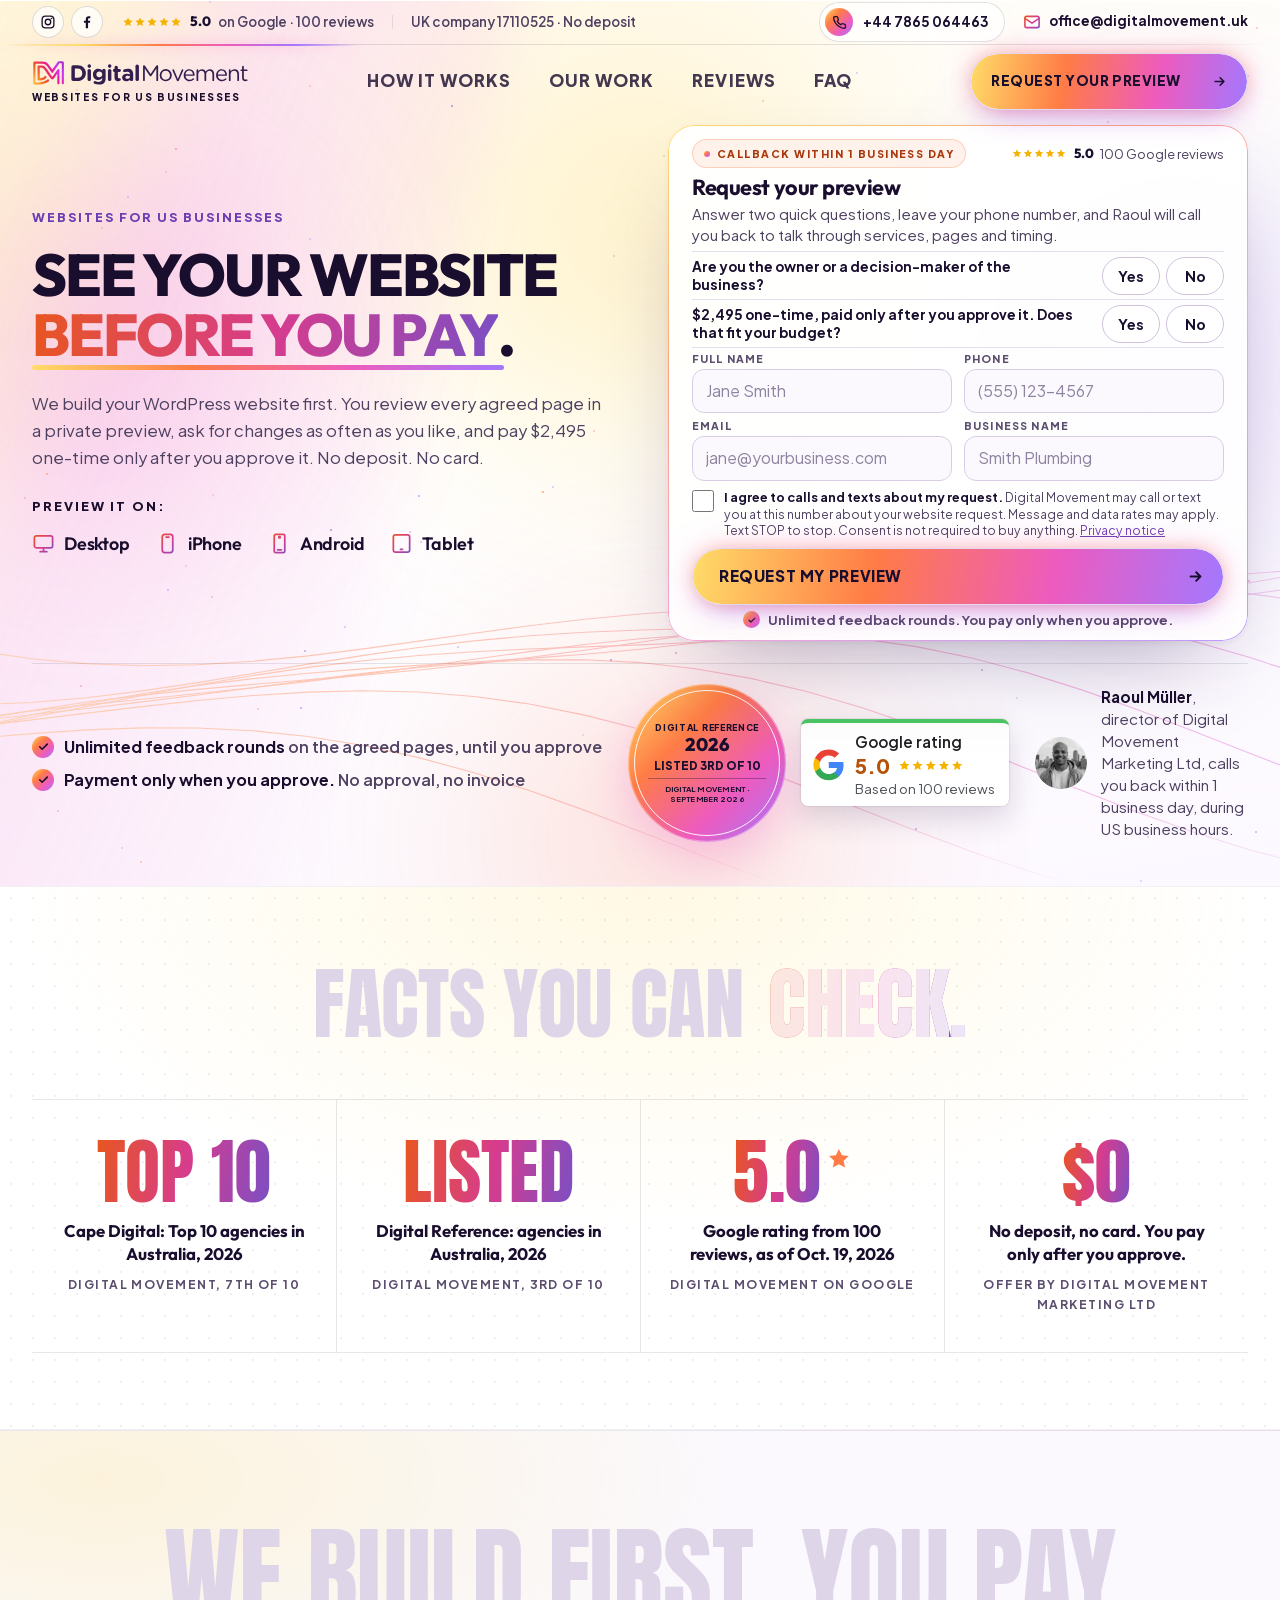
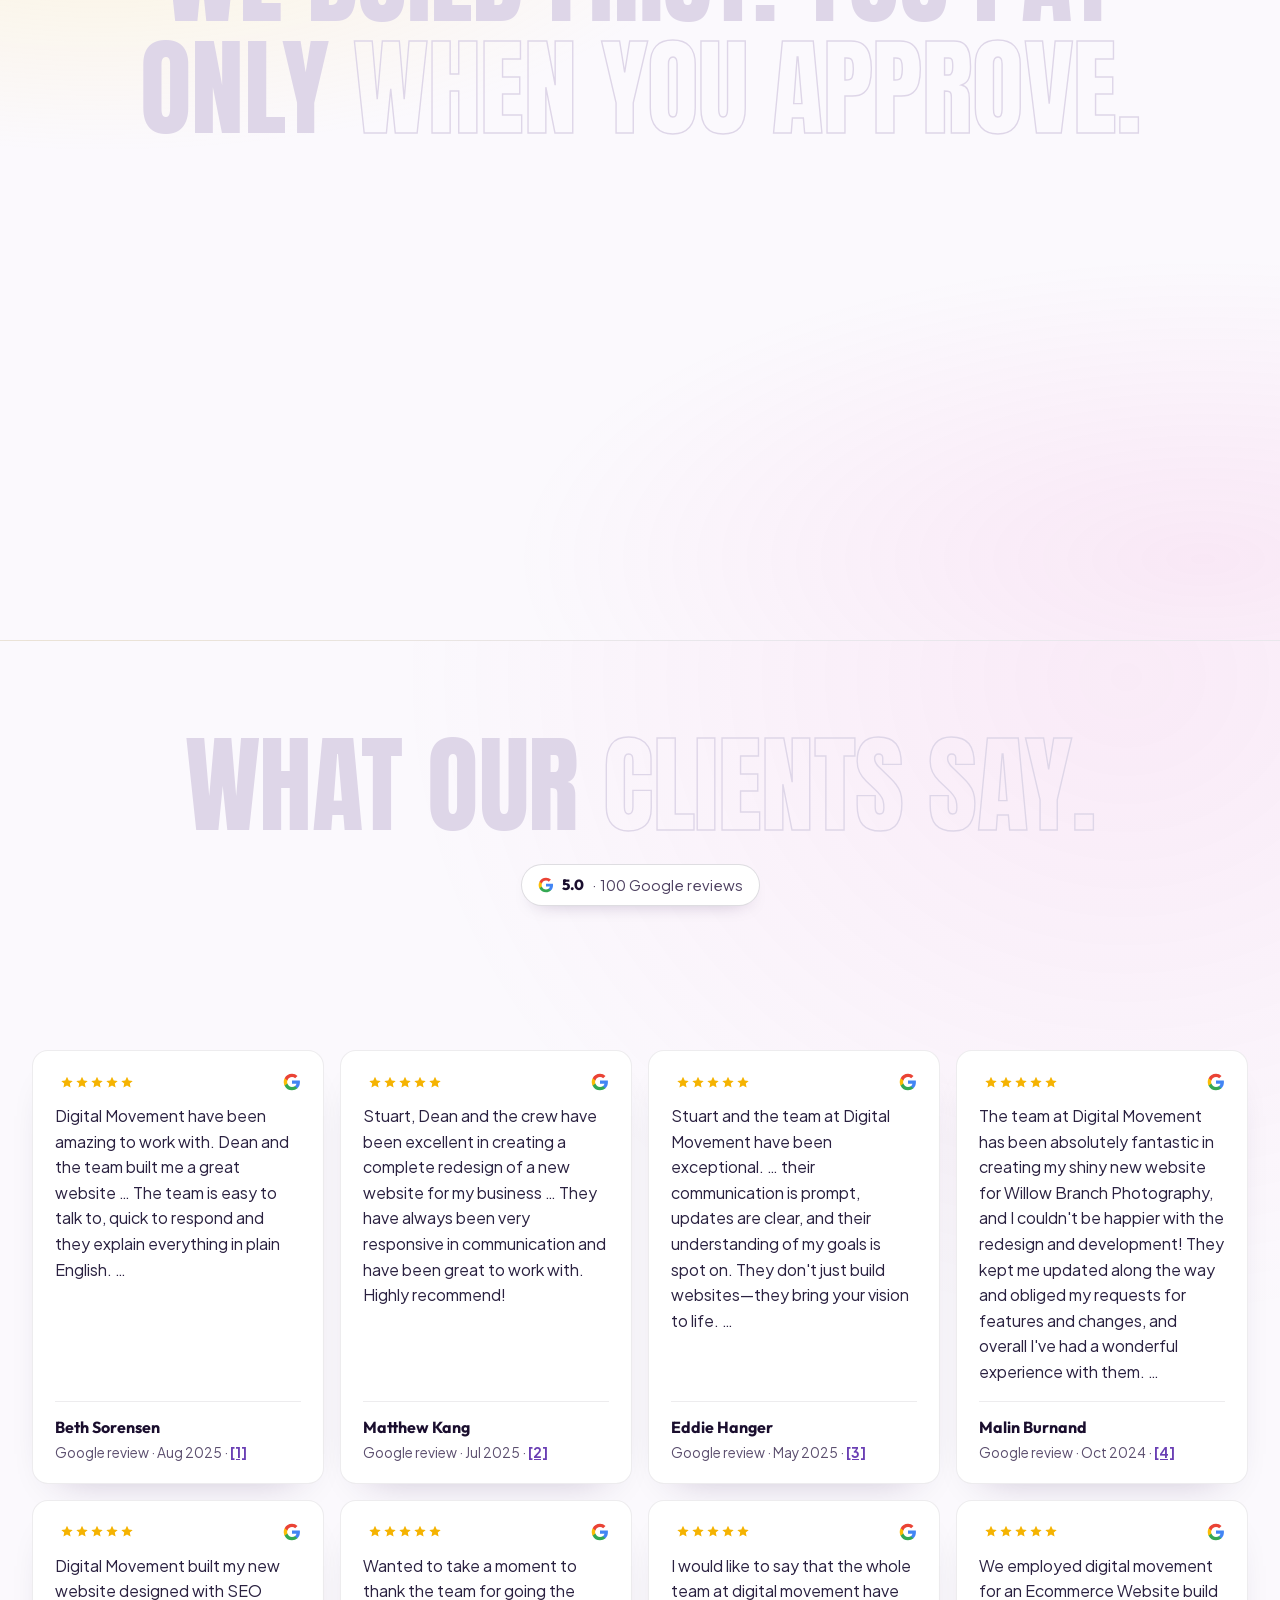
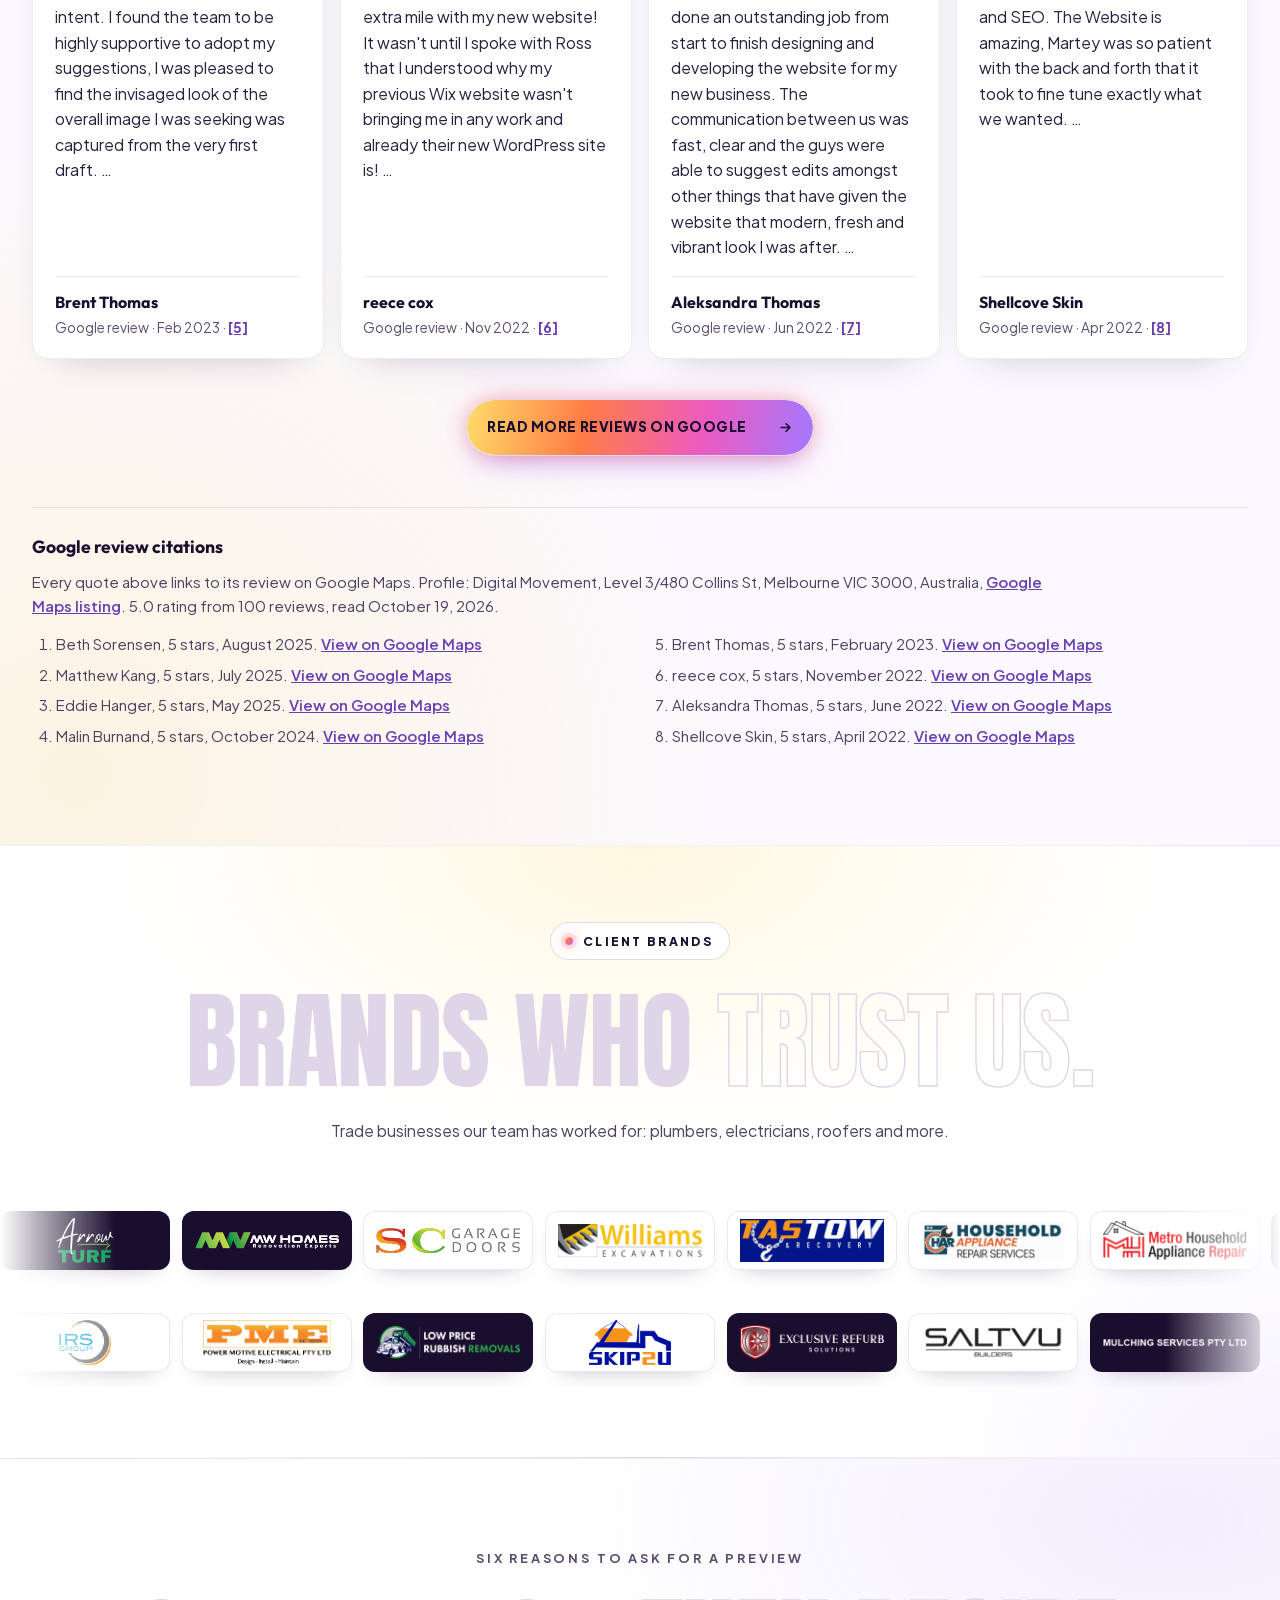
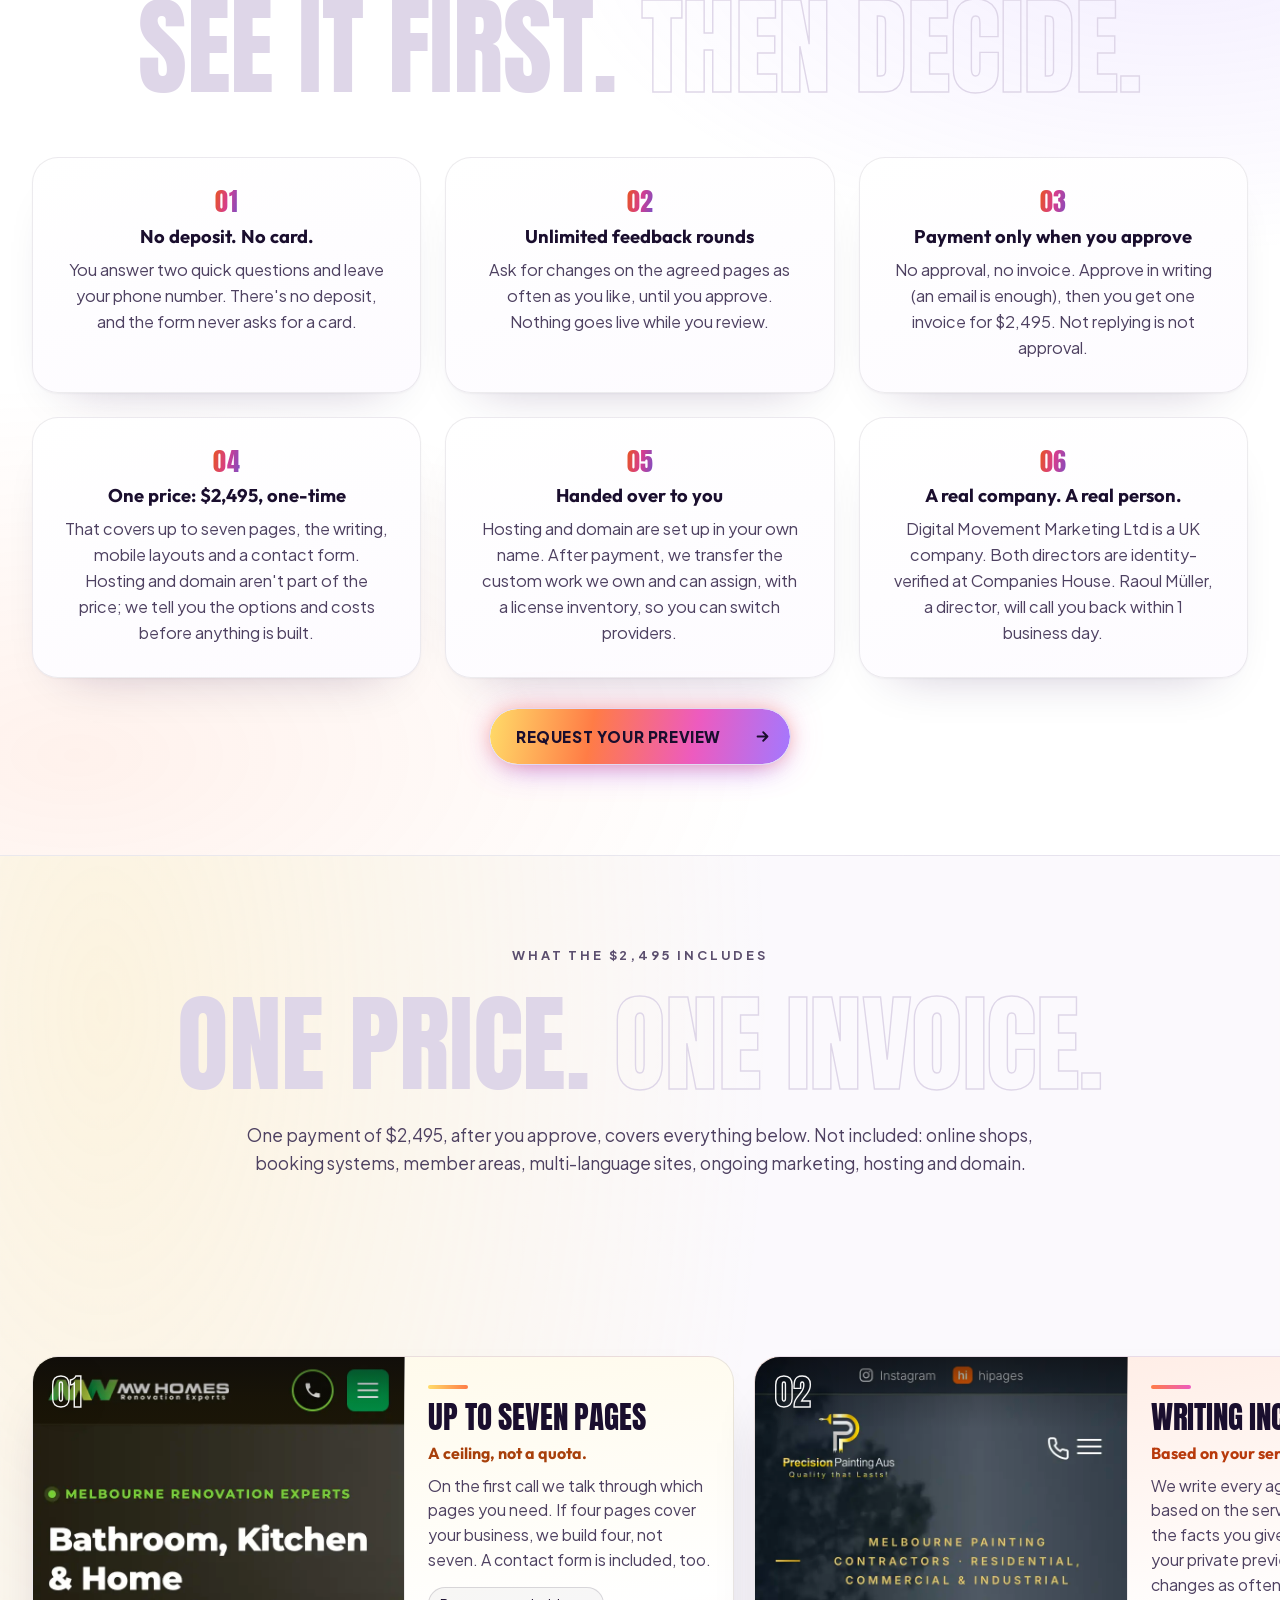
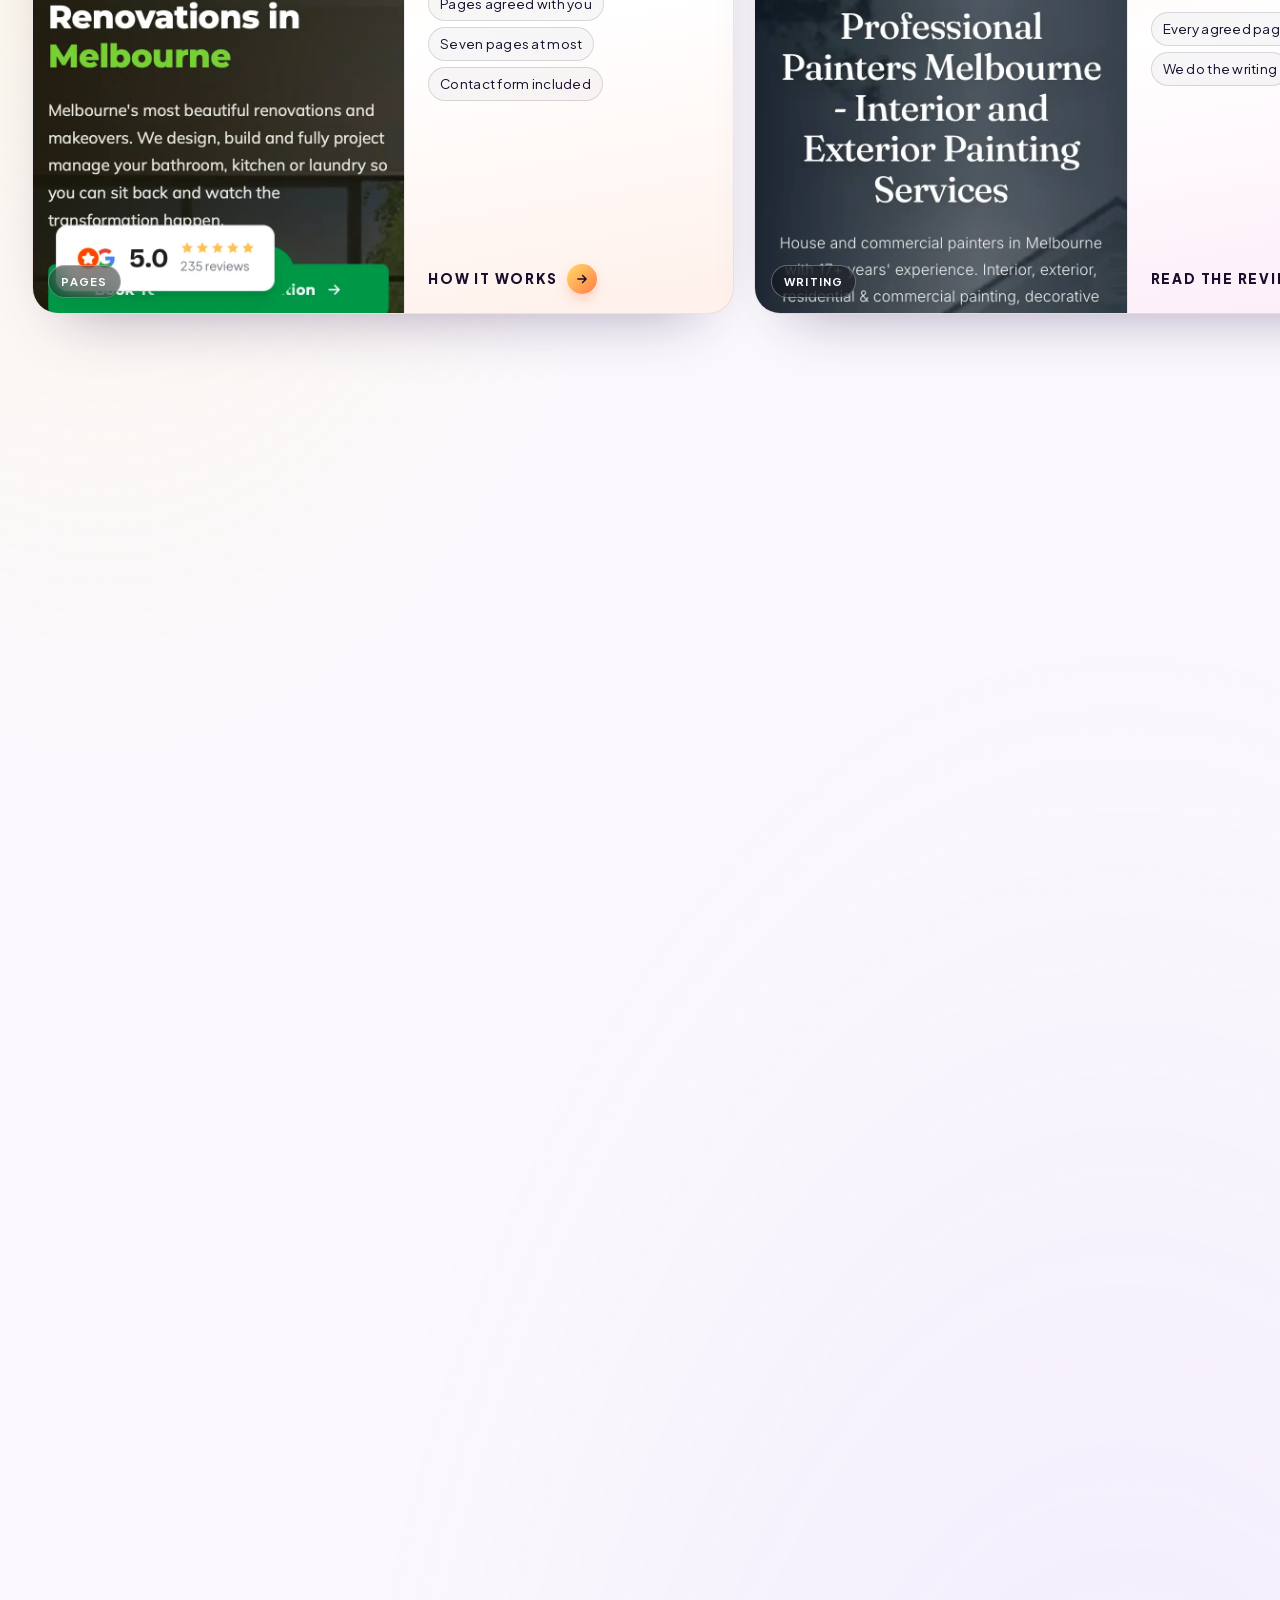
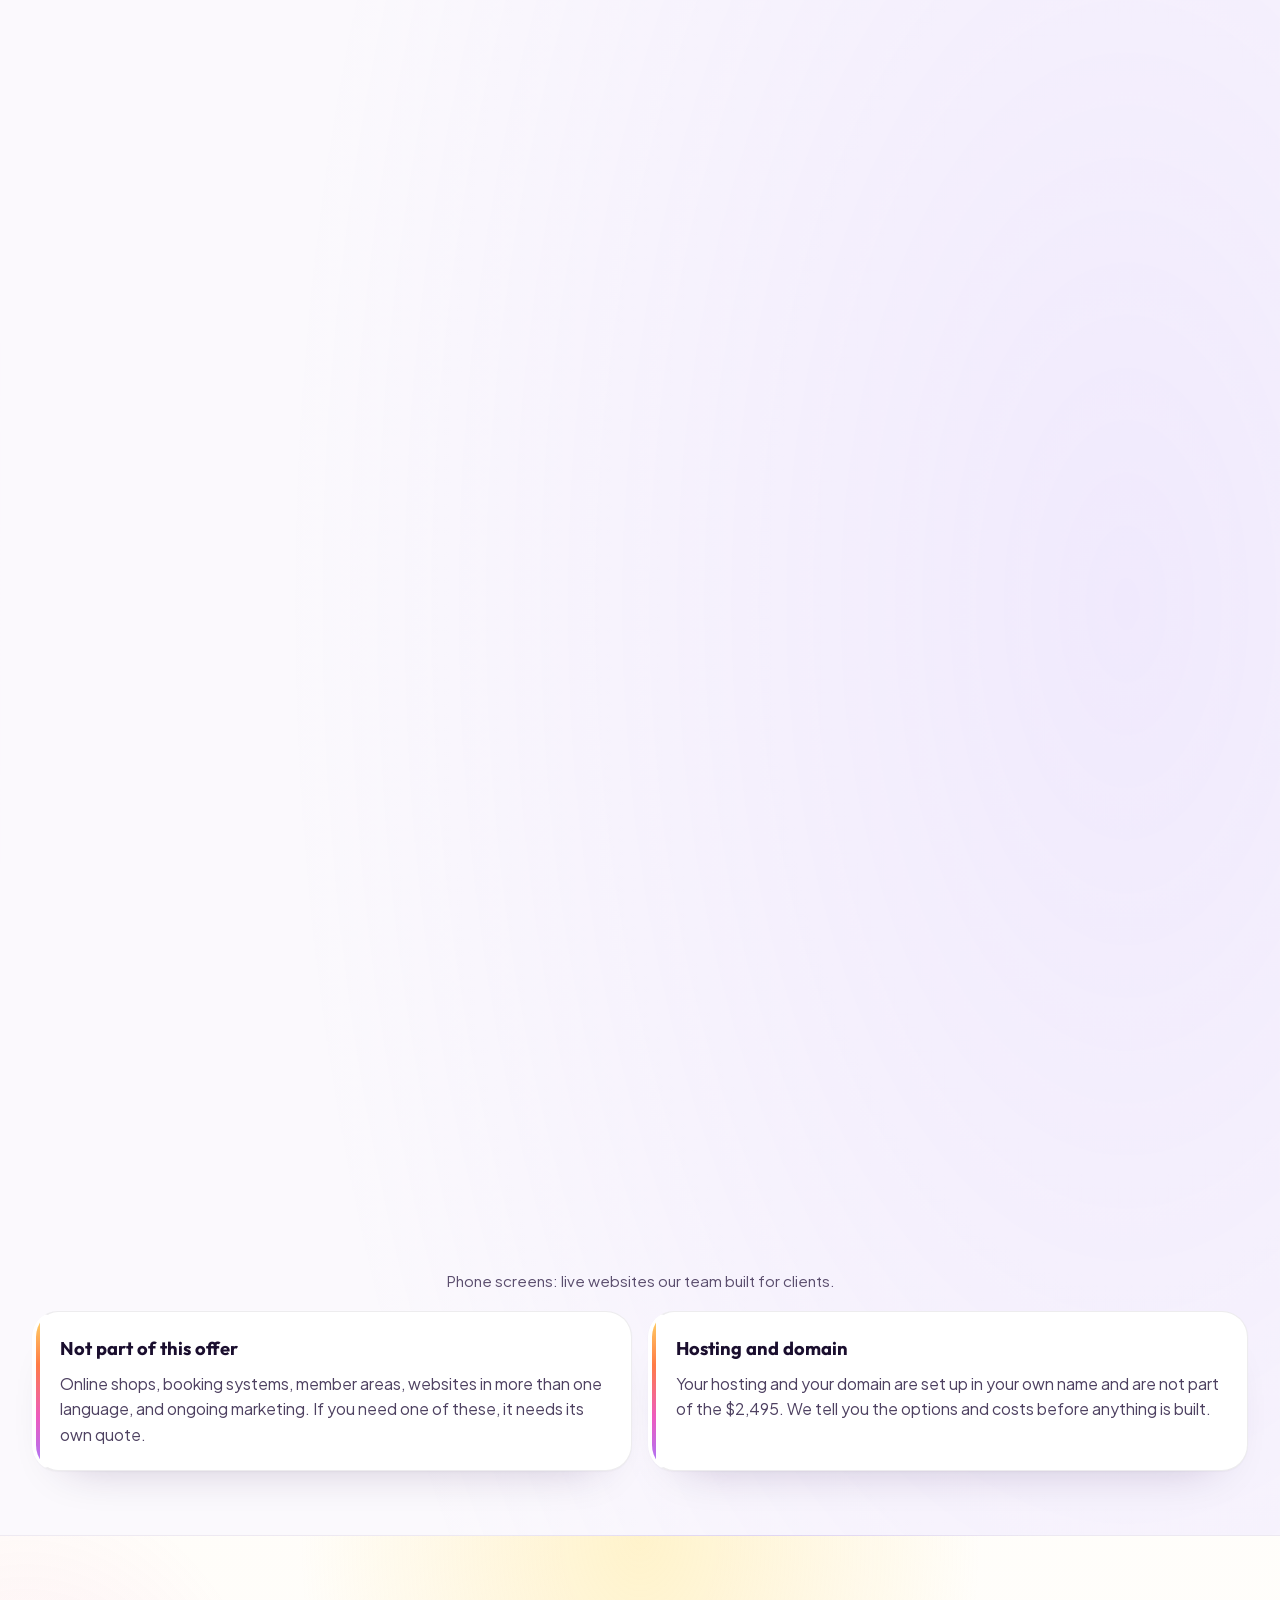
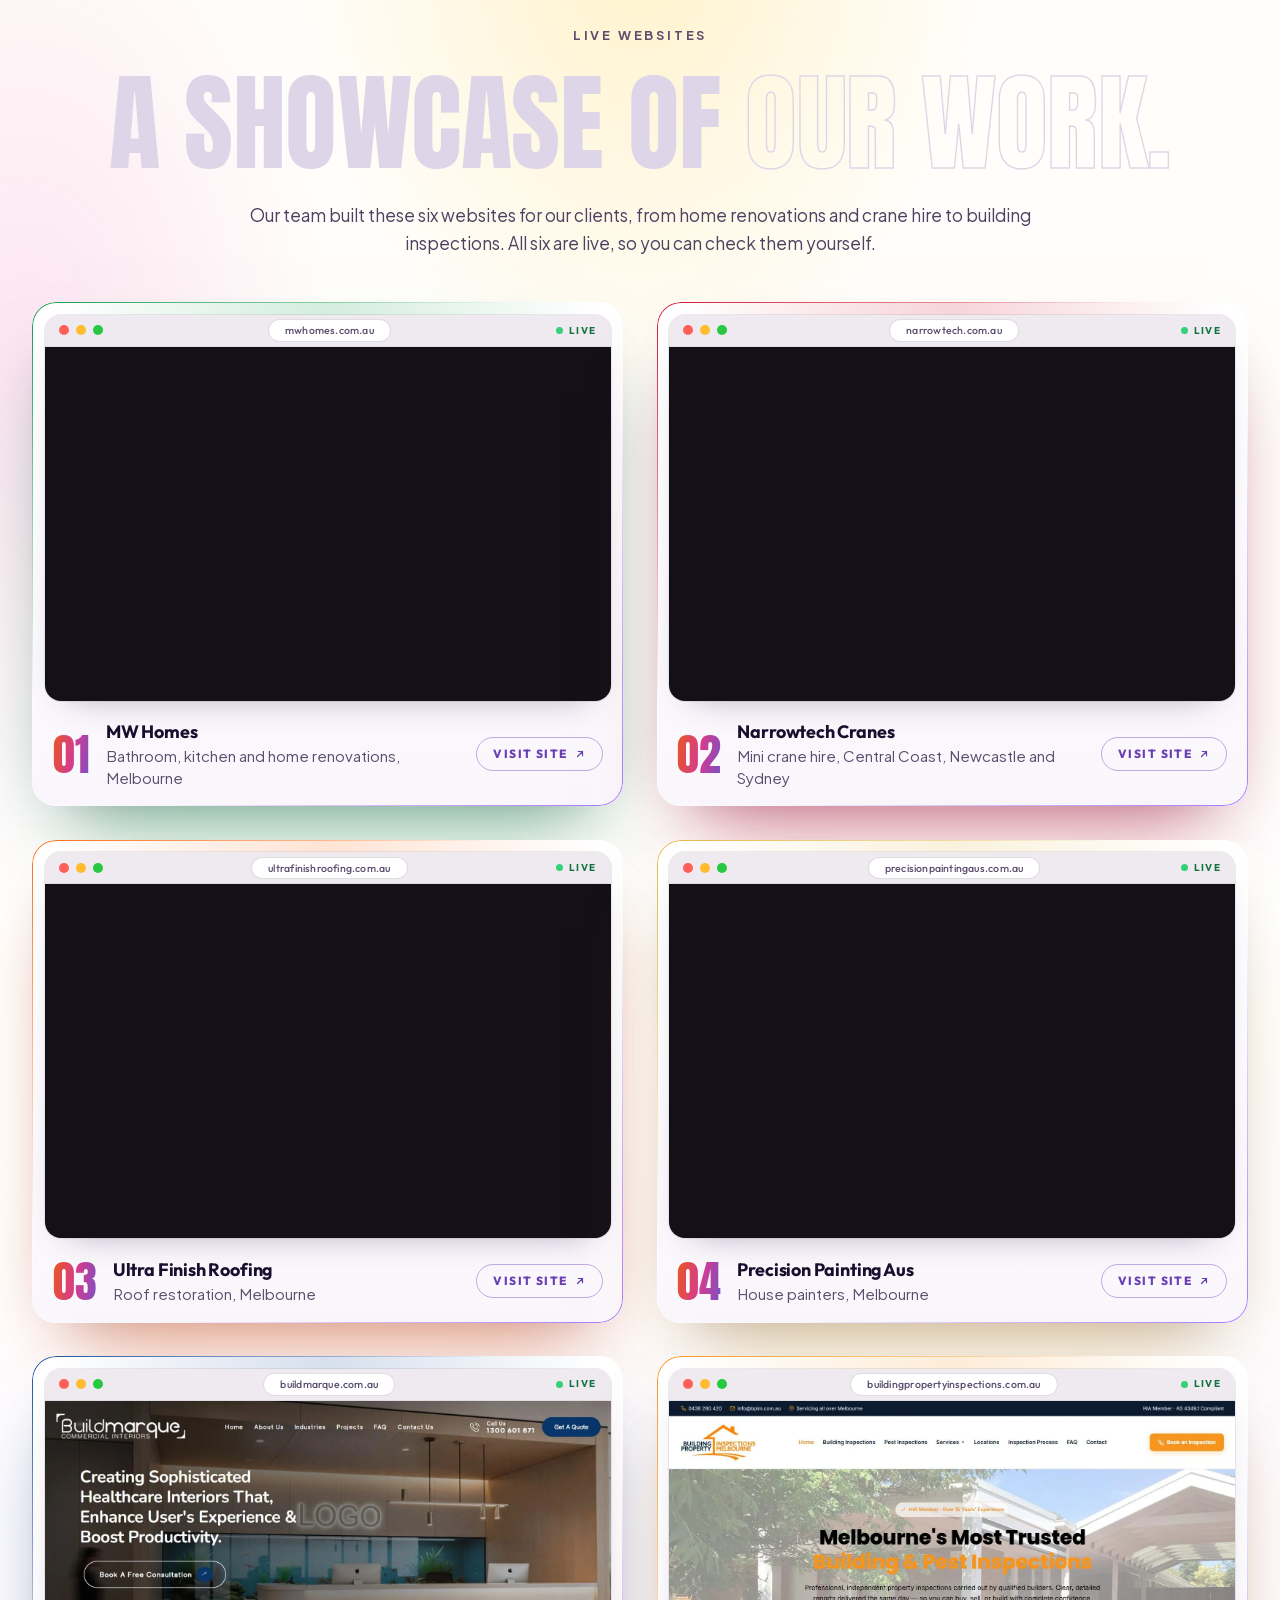
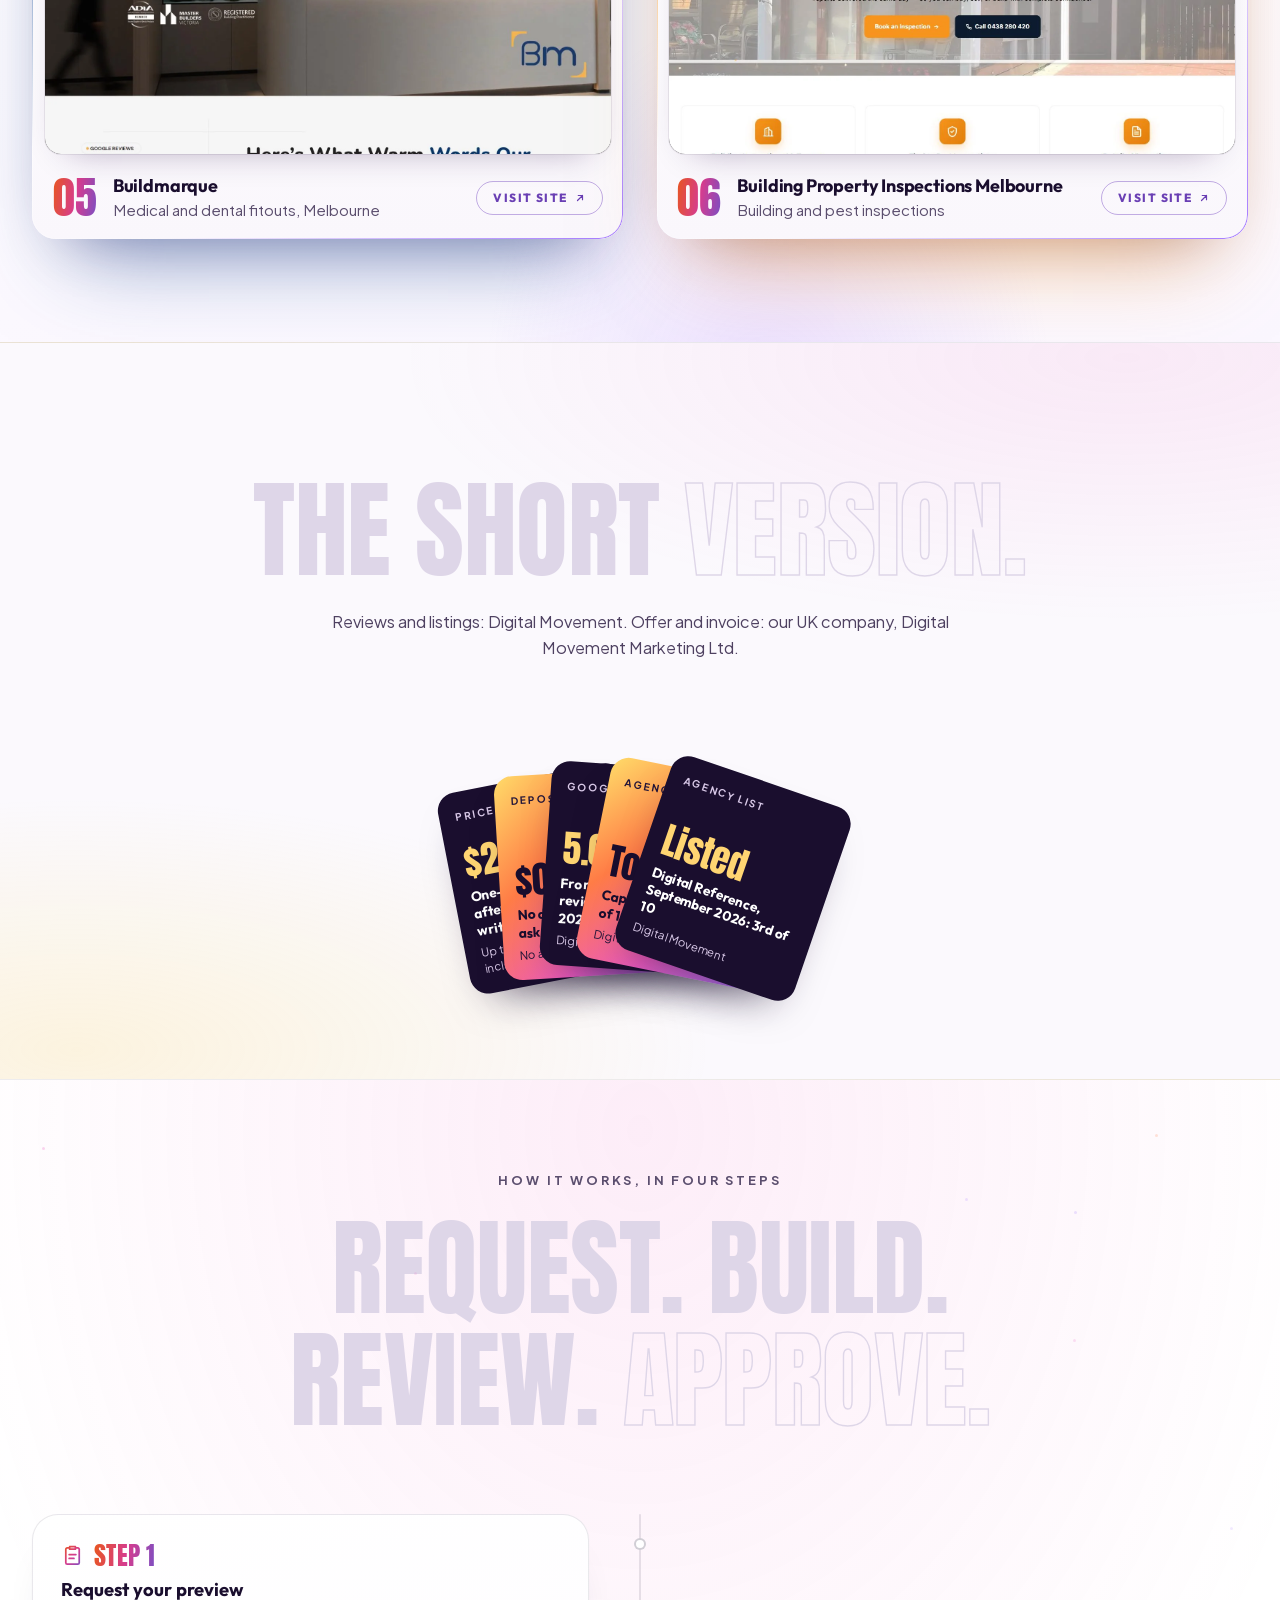
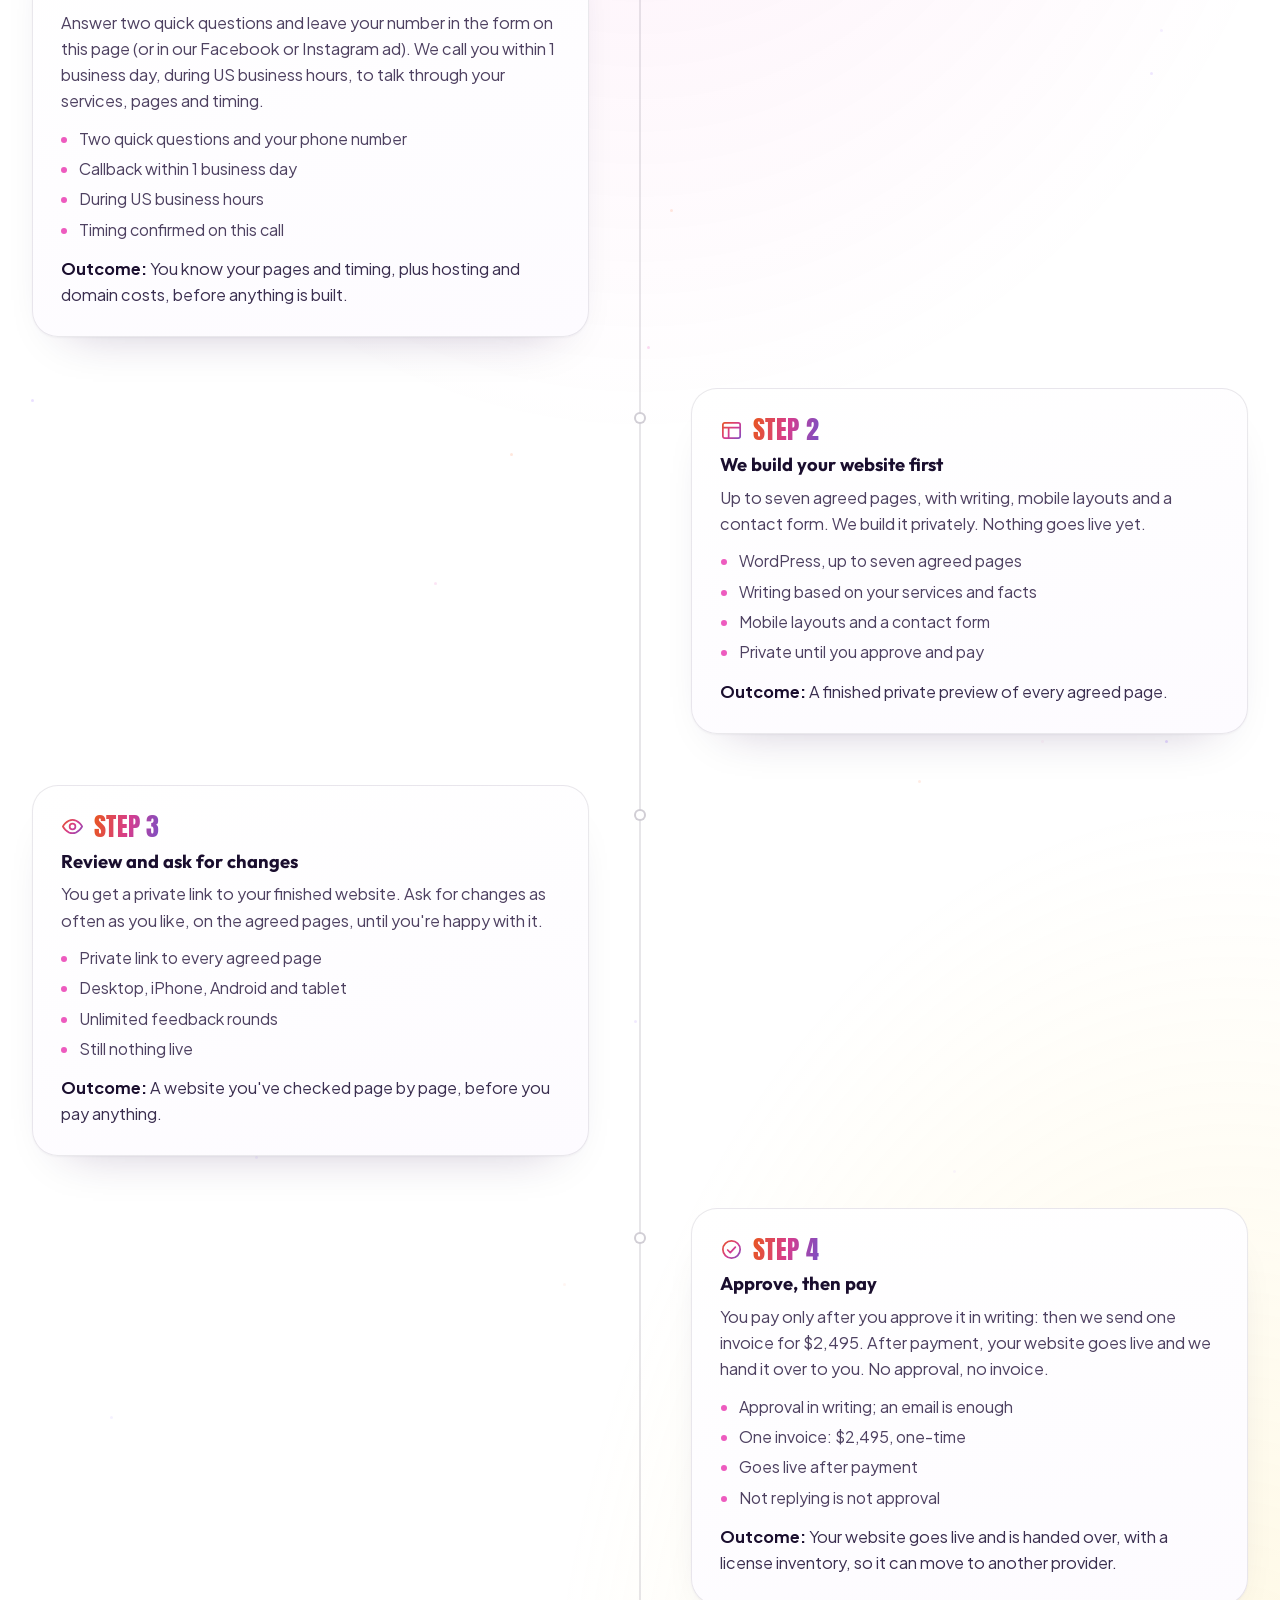
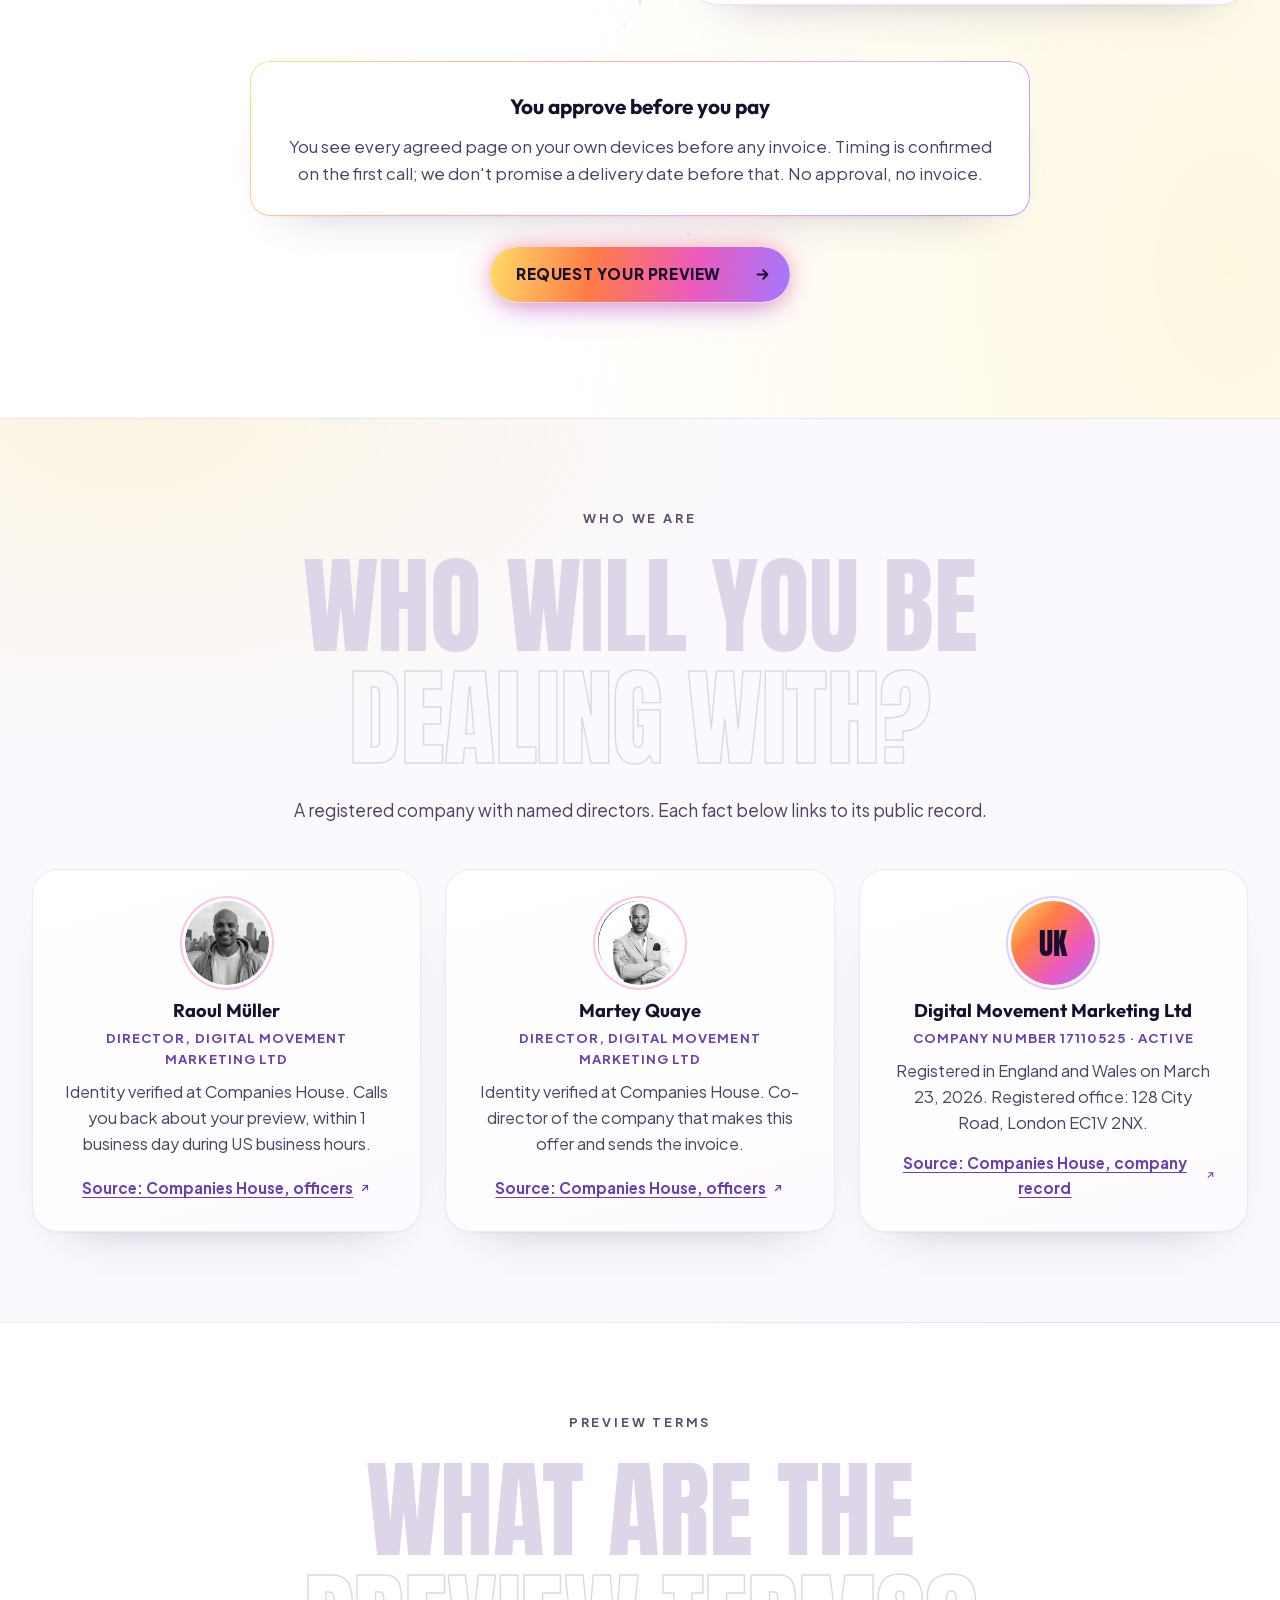
<file: index.html>
<!doctype html>
<!-- Digital Movement US · pay-after website landing page · v1.3 · 2026-10-20 · light-theme adaptation of dmtradies.com.au · change log: landing-page/README.md -->
<html lang="en-US">
<head>
<meta charset="utf-8">
<meta name="viewport" content="width=device-width, initial-scale=1">
<title>See your website before you pay | Digital Movement US</title>
<meta name="description" content="We build your WordPress website first. Unlimited feedback rounds on the agreed pages, and you pay $2,495 one-time only after you approve it. No deposit. No card.">
<meta name="robots" content="noindex, follow">
<link rel="canonical" href="https://us.digitalmovement.uk/">
<meta name="theme-color" content="#FFFFFF">
<link rel="icon" href="assets/favicon.svg" type="image/svg+xml">
<link rel="icon" href="assets/favicon-192.png" type="image/png" sizes="192x192">
<link rel="apple-touch-icon" href="assets/favicon-192.png">
<link rel="preload" href="assets/fonts/outfit-variable.woff2" as="font" type="font/woff2" crossorigin>
<link rel="preload" href="assets/fonts/plus-jakarta-sans.woff2" as="font" type="font/woff2" crossorigin>
<link rel="preload" href="assets/fonts/anton.woff2" as="font" type="font/woff2" crossorigin>
<meta property="og:type" content="website">
<meta property="og:site_name" content="Digital Movement US">
<meta property="og:locale" content="en_US">
<meta property="og:url" content="https://us.digitalmovement.uk/">
<meta property="og:title" content="See your website before you pay">
<meta property="og:description" content="We build your WordPress website first. You pay $2,495 one-time, only after you approve the private preview. No deposit. No card.">
<meta property="og:image" content="https://us.digitalmovement.uk/assets/og-us-websites-v1.1.jpg">
<meta property="og:image:secure_url" content="https://us.digitalmovement.uk/assets/og-us-websites-v1.1.jpg">
<meta property="og:image:type" content="image/jpeg">
<meta property="og:image:width" content="1200">
<meta property="og:image:height" content="630">
<meta property="og:image:alt" content="Digital Movement. See your website before you pay. $2,495 one-time, paid only after you approve it.">
<meta name="twitter:card" content="summary_large_image">
<meta name="twitter:title" content="See your website before you pay">
<meta name="twitter:description" content="We build your WordPress website first. You pay $2,495 one-time, only after you approve the private preview. No deposit. No card.">
<meta name="twitter:image" content="https://us.digitalmovement.uk/assets/og-us-websites-v1.1.jpg">
<meta name="twitter:image:alt" content="Digital Movement. See your website before you pay. $2,495 one-time, paid only after you approve it.">
<link rel="stylesheet" href="assets/style-v1.3.css">
<script>document.documentElement.classList.add('js');</script>
<script type="application/ld+json">
{"@context":"https://schema.org","@graph":[
{"@type":"Organization","@id":"https://us.digitalmovement.uk/#org","name":"Digital Movement","legalName":"Digital Movement Marketing Ltd","url":"https://us.digitalmovement.uk/","logo":"https://us.digitalmovement.uk/assets/favicon-512.png","email":"office@digitalmovement.uk","telephone":"+44 7865 064463","identifier":{"@type":"PropertyValue","propertyID":"Companies House company number","value":"17110525"},"address":{"@type":"PostalAddress","streetAddress":"128 City Road","addressLocality":"London","postalCode":"EC1V 2NX","addressCountry":"GB"}},
{"@type":"FAQPage","mainEntity":[
{"@type":"Question","name":"Is there really no deposit?","acceptedAnswer":{"@type":"Answer","text":"Yes. There is no deposit and no card for the preview. The only invoice is the $2,495, and we send it after you approve your finished website in writing."}},
{"@type":"Question","name":"How many changes can I ask for?","acceptedAnswer":{"@type":"Answer","text":"As many as you like. Feedback rounds are unlimited on the agreed pages until you approve your website. New features or pages outside the agreed scope need their own quote."}},
{"@type":"Question","name":"What happens if I don't approve the preview?","acceptedAnswer":{"@type":"Answer","text":"Then you don't pay for the build. No approval, no invoice: we close the preview. Not replying doesn't count as approval. Your own material, such as your text, photos and domain, stays yours."}},
{"@type":"Question","name":"Who is this offer for?","acceptedAnswer":{"@type":"Answer","text":"Business owners and decision-makers in the United States who need a new website or a redesign of their current one. The form asks two quick questions to check the fit."}},
{"@type":"Question","name":"Who is behind Digital Movement?","acceptedAnswer":{"@type":"Answer","text":"Digital Movement is one team. The US offer is made and invoiced by our UK company, Digital Movement Marketing Ltd. Its directors are Raoul Müller and Martey Quaye, both identity-verified at Companies House."}},
{"@type":"Question","name":"Can I move my website to another provider later?","acceptedAnswer":{"@type":"Answer","text":"Yes. It's a WordPress website, so it can move to another provider. On payment, we transfer the custom work we own and can assign, with a license inventory. WordPress itself and third-party themes, plugins, fonts and images keep their own licenses, and the inventory lists them."}},
{"@type":"Question","name":"How long does it take?","acceptedAnswer":{"@type":"Answer","text":"We confirm the build timing on our first call, once we know your pages and what content you already have. We don't promise a delivery date before that."}}
]}
]}
</script>
</head>
<body class="home">
<a class="skip-link" href="#main">Skip to content</a>
<svg class="svg-defs" aria-hidden="true" focusable="false">
  <defs>
    <linearGradient id="usGd" gradientUnits="userSpaceOnUse" x1="2" y1="3" x2="22" y2="21"><stop offset="0" stop-color="#E8561F"/><stop offset=".52" stop-color="#D63C8E"/><stop offset="1" stop-color="#7A4FC4"/></linearGradient>
    <linearGradient id="dmtTopGrad" x1="0" y1="0" x2="1" y2="1"><stop offset="0" stop-color="#FFDC69"/><stop offset=".34" stop-color="#FF7C46"/><stop offset=".68" stop-color="#ED5BBF"/><stop offset="1" stop-color="#A378FF"/></linearGradient>
  </defs>
  <symbol id="i-arrow" viewBox="0 0 24 24"><path d="M5 12h14M13 6l6 6-6 6" fill="none" stroke="currentColor" stroke-width="2.6" stroke-linecap="round" stroke-linejoin="round"/></symbol>
  <symbol id="i-check" viewBox="0 0 24 24"><path d="M5 12.5l4.5 4.5L19 7.5"/></symbol>
  <symbol id="i-ext" viewBox="0 0 24 24"><path d="M7 17 17 7M8.5 7H17v8.5"/></symbol>
  <symbol id="i-up" viewBox="0 0 24 24"><path d="M12 19V5M6 11l6-6 6 6"/></symbol>
  <symbol id="i-phone" viewBox="0 0 24 24"><path d="M21.5 16.6v2.9a1.9 1.9 0 0 1-2.1 1.9 18.8 18.8 0 0 1-8.2-2.9 18.5 18.5 0 0 1-5.7-5.7A18.8 18.8 0 0 1 2.6 4.6 1.9 1.9 0 0 1 4.5 2.5h2.9a1.9 1.9 0 0 1 1.9 1.6c.1.9.4 1.8.7 2.6a1.9 1.9 0 0 1-.4 2L8.3 9.9a15.2 15.2 0 0 0 5.7 5.7l1.2-1.2a1.9 1.9 0 0 1 2-.4c.8.3 1.7.6 2.6.7a1.9 1.9 0 0 1 1.7 1.9z"/></symbol>
  <symbol id="i-mail" viewBox="0 0 24 24"><rect x="2.5" y="4.5" width="19" height="15" rx="2.5"/><path d="m3 7.5 9 6 9-6"/></symbol>
  <symbol id="i-clock" viewBox="0 0 24 24"><circle cx="12" cy="12" r="9"/><path d="M12 7.5V12l3 2"/></symbol>
  <symbol id="i-building" viewBox="0 0 24 24"><path d="M4 21V5.5A1.5 1.5 0 0 1 5.5 4h8A1.5 1.5 0 0 1 15 5.5V21M15 10h3.5a1.5 1.5 0 0 1 1.5 1.5V21M2.5 21h19M8 8h3M8 12h3M8 16h3"/></symbol>
  <symbol id="i-pin" viewBox="0 0 24 24"><path d="M12 21s-7-6.1-7-11.4a7 7 0 0 1 14 0C19 14.9 12 21 12 21z"/><circle cx="12" cy="9.6" r="2.6"/></symbol>
  <symbol id="i-desktop" viewBox="0 0 24 24"><rect x="2.5" y="4" width="19" height="12.5" rx="2"/><path d="M8.5 20.5h7M12 16.5v4"/></symbol>
  <symbol id="i-iphone" viewBox="0 0 24 24"><rect x="6.5" y="2.5" width="11" height="19" rx="2.6"/><path d="M10.5 5.3h3"/></symbol>
  <symbol id="i-android" viewBox="0 0 24 24"><rect x="6.5" y="2.5" width="11" height="19" rx="1.4"/><circle cx="12" cy="5.4" r=".8"/><path d="M10 18.6h4"/></symbol>
  <symbol id="i-tablet" viewBox="0 0 24 24"><rect x="3.5" y="3" width="17" height="18" rx="2.2"/><path d="M11 18.2h2"/></symbol>
  <symbol id="i-s1" viewBox="0 0 24 24"><path d="M8.5 4H6.5A1.5 1.5 0 0 0 5 5.5v14A1.5 1.5 0 0 0 6.5 21h11a1.5 1.5 0 0 0 1.5-1.5v-14A1.5 1.5 0 0 0 17.5 4h-2M9 2.8h6v2.6H9zM8.5 11h7M8.5 15h5"/></symbol>
  <symbol id="i-s2" viewBox="0 0 24 24"><rect x="3" y="4" width="18" height="16" rx="2"/><path d="M3 9h18M9 9v11"/></symbol>
  <symbol id="i-s3" viewBox="0 0 24 24"><path d="M2 12s3.6-7 10-7 10 7 10 7-3.6 7-10 7S2 12 2 12z"/><circle cx="12" cy="12" r="3"/></symbol>
  <symbol id="i-s4" viewBox="0 0 24 24"><circle cx="12" cy="12" r="9"/><path d="M8 12.5l2.7 2.7 5.3-5.7"/></symbol>
  <symbol id="i-ig" viewBox="0 0 24 24"><rect x="3.2" y="3.2" width="17.6" height="17.6" rx="5" fill="none" stroke="currentColor" stroke-width="2"/><circle cx="12" cy="12" r="4.1" fill="none" stroke="currentColor" stroke-width="2"/><circle cx="17.3" cy="6.7" r="1.25" fill="currentColor"/></symbol>
  <symbol id="i-fb" viewBox="0 0 24 24"><path fill="currentColor" d="M13.6 21.5v-8.2h2.8l.4-3.3h-3.2V7.9c0-.9.3-1.6 1.6-1.6h1.7V3.4c-.3 0-1.3-.1-2.5-.1-2.5 0-4.2 1.5-4.2 4.3V10H7.4v3.3h2.8v8.2h3.4z"/></symbol>
  <symbol id="i-star" viewBox="0 0 24 24"><path fill="currentColor" d="M12 2.8l2.75 5.86 6.43.74-4.78 4.37 1.3 6.34L12 16.9l-5.7 3.21 1.3-6.34L2.82 9.4l6.43-.74z"/></symbol>
  <symbol id="i-stars5" viewBox="0 0 120 24"><g fill="currentColor"><path d="M12 2.8l2.75 5.86 6.43.74-4.78 4.37 1.3 6.34L12 16.9l-5.7 3.21 1.3-6.34L2.82 9.4l6.43-.74z"/><path transform="translate(24 0)" d="M12 2.8l2.75 5.86 6.43.74-4.78 4.37 1.3 6.34L12 16.9l-5.7 3.21 1.3-6.34L2.82 9.4l6.43-.74z"/><path transform="translate(48 0)" d="M12 2.8l2.75 5.86 6.43.74-4.78 4.37 1.3 6.34L12 16.9l-5.7 3.21 1.3-6.34L2.82 9.4l6.43-.74z"/><path transform="translate(72 0)" d="M12 2.8l2.75 5.86 6.43.74-4.78 4.37 1.3 6.34L12 16.9l-5.7 3.21 1.3-6.34L2.82 9.4l6.43-.74z"/><path transform="translate(96 0)" d="M12 2.8l2.75 5.86 6.43.74-4.78 4.37 1.3 6.34L12 16.9l-5.7 3.21 1.3-6.34L2.82 9.4l6.43-.74z"/></g></symbol>
  <symbol id="i-g" viewBox="0 0 24 24"><path fill="#4285F4" d="M22.56 12.25c0-.78-.07-1.53-.2-2.25H12v4.26h5.92a5.06 5.06 0 0 1-2.2 3.32v2.76h3.56c2.08-1.92 3.28-4.74 3.28-8.09z"/><path fill="#34A853" d="M12 23c2.97 0 5.46-.98 7.28-2.66l-3.56-2.76c-.99.66-2.25 1.06-3.72 1.06-2.86 0-5.29-1.93-6.16-4.53H2.18v2.84A11 11 0 0 0 12 23z"/><path fill="#FBBC05" d="M5.84 14.11a6.6 6.6 0 0 1 0-4.22V7.05H2.18a11 11 0 0 0 0 9.9l3.66-2.84z"/><path fill="#EA4335" d="M12 5.38c1.62 0 3.06.56 4.21 1.64l3.15-3.15A10.6 10.6 0 0 0 12 1 11 11 0 0 0 2.18 7.05l3.66 2.84C6.71 7.31 9.14 5.38 12 5.38z"/></symbol>
</svg>

<div class="topbar">
  <div class="wrap topbar-in">
    <div class="topbar-l">
      <div class="topbar-social"><a href="https://www.instagram.com/digitalmovement_us/" target="_blank" rel="noopener" aria-label="Digital Movement US on Instagram"><svg viewBox="0 0 24 24" aria-hidden="true" focusable="false"><use href="#i-ig"/></svg></a><a href="https://www.facebook.com/profile.php?id=1459257597261170" target="_blank" rel="noopener" aria-label="Digital Movement US on Facebook"><svg viewBox="0 0 24 24" aria-hidden="true" focusable="false"><use href="#i-fb"/></svg></a></div>
      <a class="topbar-rating" href="#reviews"><svg class="stars5" viewBox="0 0 120 24" aria-hidden="true" focusable="false"><use href="#i-stars5"/></svg><b>5.0</b><span>on Google<span class="tr-long"> · 100 reviews</span></span></a>
      <span class="topbar-fact">UK company 17110525 · No deposit</span>
    </div>
    <div class="topbar-r">
      <a class="topbar-link topbar-call" href="tel:+447865064463" aria-label="Call our UK office at +44 7865 064463"><span class="topbar-ring" aria-hidden="true"><svg viewBox="0 0 24 24" focusable="false"><use href="#i-phone"/></svg></span><span>+44 7865 064463</span></a>
      <a class="topbar-link topbar-email" href="mailto:office@digitalmovement.uk"><svg viewBox="0 0 24 24" aria-hidden="true" focusable="false"><use href="#i-mail"/></svg><span>office@digitalmovement.uk</span></a>
    </div>
  </div>
</div>

<header class="site" id="siteHeader">
  <div class="wrap">
    <nav class="nav" aria-label="Main">
      <a class="brand" href="./" aria-label="Digital Movement, websites for US businesses">
        <img class="brand-logo" src="assets/dm-logo-positive-crop-v1.3.svg" alt="Digital Movement" width="217" height="26">
        <span class="brand-by">Websites for US businesses</span>
      </a>
      <div class="nav-links" id="navLinks">
        <a href="#how">How it works</a><a href="#work">Our work</a><a href="#reviews">Reviews</a><a href="#faq">FAQ</a>
      </div>
      <div class="nav-right">
        <a class="btn btn--primary btn--sm nav-cta" href="#request">Request your preview<span class="btn-arrow" aria-hidden="true"><svg viewBox="0 0 24 24" focusable="false"><use href="#i-arrow"/></svg></span></a>
        <a class="call-mini" href="tel:+447865064463" aria-label="Call our UK office at +44 7865 064463"><svg viewBox="0 0 24 24" aria-hidden="true" focusable="false"><use href="#i-phone"/></svg></a>
        <button class="burger" id="burger" type="button" aria-label="Open menu" aria-expanded="false" aria-controls="drawer"><i></i><i></i><i></i></button>
      </div>
    </nav>
  </div>
  <span class="scroll-progress" aria-hidden="true"><i id="scrollProgress"></i></span>
</header>
<div class="drawer" id="drawer">
  <div class="drawer-panel">
    <a href="#how" class="dl">How it works <span>01</span></a><a href="#work" class="dl">Our work <span>02</span></a><a href="#reviews" class="dl">Reviews <span>03</span></a><a href="#faq" class="dl">FAQ <span>04</span></a>
    <div class="drawer-foot">
      <a class="btn btn--primary btn--block" href="#request"><span class="btn-label">Request your preview</span><span class="btn-arrow" aria-hidden="true"><svg viewBox="0 0 24 24" focusable="false"><use href="#i-arrow"/></svg></span></a>
      <p class="fine">Digital Movement Marketing Ltd · UK company 17110525</p>
    </div>
  </div>
</div>

<main id="main">
  <section class="hero" id="home" aria-labelledby="hero-title">
    <div class="aurora" aria-hidden="true"><span class="a1"></span><span class="a2"></span><span class="a3"></span><span class="a4"></span></div>
    <span class="sweep" aria-hidden="true"></span>
    <svg class="hero-waves" viewBox="0 0 1600 800" preserveAspectRatio="xMidYMid slice" aria-hidden="true" focusable="false"><defs><linearGradient id="hwG" x1="0" y1="0" x2="1" y2="0"><stop offset="0" stop-color="#FFDC69"/><stop offset=".34" stop-color="#FF7C46"/><stop offset=".68" stop-color="#ED5BBF"/><stop offset="1" stop-color="#A378FF"/></linearGradient></defs><g class="hw-base"><path d="M-100 513.5 L-50 526.4 L0 540.0 L50 553.6 L100 566.5 L150 578.0 L200 587.5 L250 594.6 L300 599.1 L350 600.9 L400 600.0 L450 596.9 L500 592.0 L550 585.7 L600 578.7 L650 571.6 L700 564.8 L750 558.9 L800 554.2 L850 550.8 L900 548.7 L950 547.8 L1000 547.7 L1050 548.1 L1100 548.6 L1150 548.6 L1200 547.7 L1250 545.5 L1300 541.8 L1350 536.5 L1400 529.7 L1450 521.5 L1500 512.5 L1550 503.2 L1600 494.0 L1650 485.7 L1700 478.9 L1750 474.2 L1800 471.9"/><path d="M-100 591.8 L-50 604.7 L0 616.1 L50 625.2 L100 631.6 L150 635.3 L200 636.1 L250 634.2 L300 629.9 L350 623.7 L400 616.2 L450 607.9 L500 599.5 L550 591.6 L600 584.4 L650 578.5 L700 573.9 L750 570.7 L800 568.6 L850 567.4 L900 566.7 L950 566.1 L1000 565.1 L1050 563.2 L1100 560.2 L1150 555.8 L1200 550.1 L1250 543.0 L1300 534.9 L1350 526.2 L1400 517.5 L1450 509.2 L1500 502.1 L1550 496.8 L1600 493.8 L1650 493.4 L1700 495.9 L1750 501.4 L1800 509.8"/><path d="M-100 666.1 L-50 671.7 L0 674.2 L50 673.7 L100 670.3 L150 664.5 L200 656.8 L250 647.7 L300 637.8 L350 627.9 L400 618.4 L450 609.8 L500 602.4 L550 596.4 L600 591.7 L650 588.3 L700 585.8 L750 583.9 L800 582.1 L850 579.9 L900 577.1 L950 573.3 L1000 568.3 L1050 562.1 L1100 554.9 L1150 547.0 L1200 538.7 L1250 530.7 L1300 523.5 L1350 517.8 L1400 514.0 L1450 512.8 L1500 514.4 L1550 519.0 L1600 526.7 L1650 537.1 L1700 550.0 L1750 564.7 L1800 580.7"/><path d="M-100 713.3 L-50 708.3 L0 700.7 L50 691.1 L100 680.2 L150 668.5 L200 656.8 L250 645.5 L300 635.3 L350 626.3 L400 618.7 L450 612.6 L500 607.7 L550 603.8 L600 600.6 L650 597.6 L700 594.3 L750 590.6 L800 586.0 L850 580.4 L900 573.9 L950 566.7 L1000 559.0 L1050 551.3 L1100 544.1 L1150 538.0 L1200 533.7 L1250 531.6 L1300 532.2 L1350 535.8 L1400 542.4 L1450 552.2 L1500 564.6 L1550 579.4 L1600 596.0 L1650 613.5 L1700 631.3 L1750 648.4 L1800 664.3"/><path d="M-100 726.4 L-50 713.5 L0 699.9 L50 686.3 L100 673.3 L150 661.2 L200 650.6 L250 641.4 L300 633.8 L350 627.5 L400 622.3 L450 617.8 L500 613.6 L550 609.4 L600 604.8 L650 599.5 L700 593.5 L750 586.9 L800 579.7 L850 572.3 L900 565.2 L950 558.9 L1000 554.0 L1050 551.1 L1100 550.6 L1150 553.0 L1200 558.5 L1250 567.1 L1300 578.7 L1350 593.0 L1400 609.5 L1450 627.5 L1500 646.3 L1550 665.1 L1600 683.0 L1650 699.3 L1700 713.4 L1750 724.7 L1800 733.1"/><path d="M-100 716.2 L-50 701.4 L0 687.7 L50 675.5 L100 664.8 L150 655.8 L200 648.2 L250 641.8 L300 636.3 L350 631.2 L400 626.1 L450 620.8 L500 615.1 L550 608.8 L600 602.1 L650 595.1 L700 588.2 L750 581.8 L800 576.5 L850 572.9 L900 571.3 L950 572.4 L1000 576.5 L1050 583.7 L1100 594.0 L1150 607.2 L1200 623.0 L1250 640.8 L1300 660.0 L1350 679.6 L1400 698.9 L1450 717.1 L1500 733.4 L1550 747.3 L1600 758.1 L1650 765.8 L1700 770.1 L1750 771.2 L1800 769.3"/><path d="M-100 700.8 L-50 689.0 L0 678.8 L50 670.3 L100 663.0 L150 656.6 L200 650.8 L250 645.2 L300 639.6 L350 633.6 L400 627.4 L450 620.8 L500 614.2 L550 607.9 L600 602.4 L650 598.2 L700 595.7 L750 595.5 L800 598.1 L850 603.7 L900 612.4 L950 624.1 L1000 638.7 L1050 655.6 L1100 674.3 L1150 694.1 L1200 714.0 L1250 733.4 L1300 751.3 L1350 767.1 L1400 780.1 L1450 789.9 L1500 796.3 L1550 799.3 L1600 798.9 L1650 795.7 L1700 790.0 L1750 782.4 L1800 773.7"/><path d="M-100 693.6 L-50 685.8 L0 679.1 L50 673.1 L100 667.3 L150 661.7 L200 655.9 L250 649.9 L300 643.8 L350 637.9 L400 632.4 L450 627.9 L500 624.8 L550 623.6 L600 624.7 L650 628.7 L700 635.6 L750 645.6 L800 658.4 L850 674.0 L900 691.6 L950 710.7 L1000 730.6 L1050 750.4 L1100 769.2 L1150 786.2 L1200 800.8 L1250 812.4 L1300 820.6 L1350 825.2 L1400 826.3 L1450 824.0 L1500 818.8 L1550 811.2 L1600 801.8 L1650 791.4 L1700 780.6 L1750 770.0 L1800 760.0"/><path d="M-100 697.9 L-50 692.6 L0 687.4 L50 682.2 L100 676.9 L150 671.6 L200 666.6 L250 662.3 L300 658.9 L350 657.1 L400 657.2 L450 659.7 L500 664.9 L550 673.0 L600 684.0 L650 697.7 L700 713.8 L750 731.7 L800 750.8 L850 770.2 L900 789.2 L950 806.9 L1000 822.4 L1050 835.3 L1100 844.8 L1150 850.7 L1200 853.0 L1250 851.5 L1300 846.8 L1350 839.1 L1400 829.2 L1450 817.7 L1500 805.3 L1550 792.7 L1600 780.5 L1650 769.3 L1700 759.3 L1750 750.9 L1800 744.0"/></g><g class="hw-pulse"><path class="p0" d="M-100 513.5 L-50 526.4 L0 540.0 L50 553.6 L100 566.5 L150 578.0 L200 587.5 L250 594.6 L300 599.1 L350 600.9 L400 600.0 L450 596.9 L500 592.0 L550 585.7 L600 578.7 L650 571.6 L700 564.8 L750 558.9 L800 554.2 L850 550.8 L900 548.7 L950 547.8 L1000 547.7 L1050 548.1 L1100 548.6 L1150 548.6 L1200 547.7 L1250 545.5 L1300 541.8 L1350 536.5 L1400 529.7 L1450 521.5 L1500 512.5 L1550 503.2 L1600 494.0 L1650 485.7 L1700 478.9 L1750 474.2 L1800 471.9" style="animation-delay:-0.0s"/><path class="p2" d="M-100 666.1 L-50 671.7 L0 674.2 L50 673.7 L100 670.3 L150 664.5 L200 656.8 L250 647.7 L300 637.8 L350 627.9 L400 618.4 L450 609.8 L500 602.4 L550 596.4 L600 591.7 L650 588.3 L700 585.8 L750 583.9 L800 582.1 L850 579.9 L900 577.1 L950 573.3 L1000 568.3 L1050 562.1 L1100 554.9 L1150 547.0 L1200 538.7 L1250 530.7 L1300 523.5 L1350 517.8 L1400 514.0 L1450 512.8 L1500 514.4 L1550 519.0 L1600 526.7 L1650 537.1 L1700 550.0 L1750 564.7 L1800 580.7" style="animation-delay:-3.8s"/><path class="p1" d="M-100 726.4 L-50 713.5 L0 699.9 L50 686.3 L100 673.3 L150 661.2 L200 650.6 L250 641.4 L300 633.8 L350 627.5 L400 622.3 L450 617.8 L500 613.6 L550 609.4 L600 604.8 L650 599.5 L700 593.5 L750 586.9 L800 579.7 L850 572.3 L900 565.2 L950 558.9 L1000 554.0 L1050 551.1 L1100 550.6 L1150 553.0 L1200 558.5 L1250 567.1 L1300 578.7 L1350 593.0 L1400 609.5 L1450 627.5 L1500 646.3 L1550 665.1 L1600 683.0 L1650 699.3 L1700 713.4 L1750 724.7 L1800 733.1" style="animation-delay:-7.6s"/><path class="p0" d="M-100 700.8 L-50 689.0 L0 678.8 L50 670.3 L100 663.0 L150 656.6 L200 650.8 L250 645.2 L300 639.6 L350 633.6 L400 627.4 L450 620.8 L500 614.2 L550 607.9 L600 602.4 L650 598.2 L700 595.7 L750 595.5 L800 598.1 L850 603.7 L900 612.4 L950 624.1 L1000 638.7 L1050 655.6 L1100 674.3 L1150 694.1 L1200 714.0 L1250 733.4 L1300 751.3 L1350 767.1 L1400 780.1 L1450 789.9 L1500 796.3 L1550 799.3 L1600 798.9 L1650 795.7 L1700 790.0 L1750 782.4 L1800 773.7" style="animation-delay:-11.4s"/><path class="p2" d="M-100 697.9 L-50 692.6 L0 687.4 L50 682.2 L100 676.9 L150 671.6 L200 666.6 L250 662.3 L300 658.9 L350 657.1 L400 657.2 L450 659.7 L500 664.9 L550 673.0 L600 684.0 L650 697.7 L700 713.8 L750 731.7 L800 750.8 L850 770.2 L900 789.2 L950 806.9 L1000 822.4 L1050 835.3 L1100 844.8 L1150 850.7 L1200 853.0 L1250 851.5 L1300 846.8 L1350 839.1 L1400 829.2 L1450 817.7 L1500 805.3 L1550 792.7 L1600 780.5 L1650 769.3 L1700 759.3 L1750 750.9 L1800 744.0" style="animation-delay:-15.2s"/></g></svg>
    <span class="stars" aria-hidden="true"></span>
    <span class="stars2" aria-hidden="true"></span>
    <div class="wrap">
      <div class="hero-inner">
        <div class="hero-copy rv">
          <p class="eyebrow">Websites for US businesses</p>
          <h1 id="hero-title"><span class="h-solid">See your website <em>before you pay</em>.</span></h1>
          <p class="hero-sub">We build your WordPress website first. You review every agreed page in a private preview, ask for changes as often as you like, and pay $2,495 one-time only after you approve it. No deposit. No card.</p>
          <div class="found-on">
            <span class="fo-label">Preview it on:</span>
            <ul class="fo-list">
              <li><svg viewBox="0 0 24 24" aria-hidden="true" focusable="false"><use href="#i-desktop"/></svg>Desktop</li>
              <li><svg viewBox="0 0 24 24" aria-hidden="true" focusable="false"><use href="#i-iphone"/></svg>iPhone</li>
              <li><svg viewBox="0 0 24 24" aria-hidden="true" focusable="false"><use href="#i-android"/></svg>Android</li>
              <li><svg viewBox="0 0 24 24" aria-hidden="true" focusable="false"><use href="#i-tablet"/></svg>Tablet</li>
            </ul>
          </div>
        </div>

        <div class="hero-form lead rv" id="request" data-prefix="h-" data-source="hero">
          <div class="hf-head">
            <div class="hf-top">
              <span class="hf-tag"><i aria-hidden="true"></i>Callback within 1 business day</span>
              <a class="hf-rating" href="#reviews" aria-label="5.0 stars from 100 Google reviews"><svg class="stars5" viewBox="0 0 120 24" aria-hidden="true" focusable="false"><use href="#i-stars5"/></svg><b>5.0</b><span class="hf-count">100 Google reviews</span></a>
            </div>
            <h2 id="h-title">Request your preview</h2>
            <p>Answer two quick questions, leave your phone number, and Raoul will call you back to talk through services, pages and timing.</p>
          </div>
          <form id="h-form" novalidate aria-labelledby="h-title" data-endpoint="https://api.hsforms.com/submissions/v3/integration/submit/149472643/441b02d8-30a7-4d1b-91f3-981f87f298b0">
            <fieldset class="q" id="h-q-owner">
              <legend>Are you the owner or a decision-maker of the business?</legend>
              <div class="pills">
                <label><input type="radio" name="owner" value="yes" required><span>Yes</span></label>
                <label><input type="radio" name="owner" value="no"><span>No</span></label>
              </div>
            </fieldset>
            <fieldset class="q" id="h-q-budget">
              <legend>$2,495 one-time, paid only after you approve it. Does that fit your budget?</legend>
              <div class="pills">
                <label><input type="radio" name="budget" value="yes" required><span>Yes</span></label>
                <label><input type="radio" name="budget" value="no"><span>No</span></label>
              </div>
            </fieldset>
            <p class="field-error q-error" id="h-q-error" hidden>Please answer both questions.</p>
            <div class="fields" id="h-fields">
              <div class="grid-2">
                <div class="field">
                  <label for="h-name">Full name</label>
                  <input id="h-name" name="name" type="text" autocomplete="name" required aria-describedby="h-e-name" placeholder="Jane Smith">
                  <p class="field-error" id="h-e-name" hidden>Please enter your name.</p>
                </div>
                <div class="field">
                  <label for="h-phone">Phone</label>
                  <input id="h-phone" name="phone" type="tel" inputmode="tel" autocomplete="tel" required aria-describedby="h-e-phone" placeholder="(555) 123-4567">
                  <p class="field-error" id="h-e-phone" hidden>Please enter a phone number with area code.</p>
                </div>
                <div class="field">
                  <label for="h-email">Email</label>
                  <input id="h-email" name="email" type="email" autocomplete="email" required aria-describedby="h-e-email" placeholder="jane@yourbusiness.com">
                  <p class="field-error" id="h-e-email" hidden>Please enter a valid email address.</p>
                </div>
                <div class="field">
                  <label for="h-company">Business name</label>
                  <input id="h-company" name="company" type="text" autocomplete="organization" required aria-describedby="h-e-company" placeholder="Smith Plumbing">
                  <p class="field-error" id="h-e-company" hidden>Please enter your business name.</p>
                </div>
              </div>
              <div class="hp" aria-hidden="true">
                <label for="h-website">Leave this field empty</label>
                <input id="h-website" name="company_website" type="text" tabindex="-1" autocomplete="off">
              </div>
              <div class="consent">
                <input id="h-consent" name="consent" type="checkbox" required aria-describedby="h-e-consent">
                <p class="consent-text"><label for="h-consent"><strong>I agree to calls and texts about my request.</strong> Digital Movement may call or text you at this number about your website request. Message and data rates may apply. Text STOP to stop. Consent is not required to buy anything.</label> <a href="privacy/">Privacy notice</a></p>
                <p class="field-error" id="h-e-consent" hidden>Please tick the box so we may call you back.</p>
              </div>
              <button class="btn btn--primary btn--block" type="submit" id="h-submit"><span class="btn-label">Request my preview</span><span class="btn-arrow" aria-hidden="true"><svg viewBox="0 0 24 24" focusable="false"><use href="#i-arrow"/></svg></span></button>
              <p class="reassure"><span class="lock" aria-hidden="true"><svg viewBox="0 0 24 24" focusable="false"><use href="#i-check"/></svg></span>Unlimited feedback rounds. You pay only when you approve.</p>
              <p class="form-fine">No deposit, no card. You pay $2,495, one-time, only after you approve your website in writing.</p>
            </div>
            <div class="form-state" id="h-state-no" hidden tabindex="-1">
              <h3>Thanks for checking</h3>
              <p>This offer is for business owners and decision-makers, at $2,495 paid after approval. If that changes, you're welcome back anytime.</p>
              <button class="link-btn" type="button" id="h-restart">Change my answers</button>
            </div>
            <p class="form-alert" id="h-alert" role="alert" hidden></p>
            <noscript><p class="form-alert">This form needs JavaScript. Call <a href="tel:+447865064463">+44 7865 064463</a> or email <a href="mailto:office@digitalmovement.uk">office@digitalmovement.uk</a>.</p></noscript>
          </form>
          <div class="form-state form-done" id="h-state-done" hidden tabindex="-1">
            <span class="ok-ic" aria-hidden="true"><svg viewBox="0 0 24 24" focusable="false"><use href="#i-check"/></svg></span>
            <h3>Thanks! We'll call you within 1 business day</h3>
            <p>We'll call or text you during US business hours to talk through your services, pages and timing. This request doesn't order a website or cost anything.</p>
          </div>
        </div>

        <div class="hero-proof rv">
          <ul class="hero-checks" aria-label="Our guarantees">
            <li><span class="hc-ic" aria-hidden="true"><svg viewBox="0 0 24 24" focusable="false"><use href="#i-check"/></svg></span><span><strong>Unlimited feedback rounds</strong> on the agreed pages, until you approve</span></li>
            <li><span class="hc-ic" aria-hidden="true"><svg viewBox="0 0 24 24" focusable="false"><use href="#i-check"/></svg></span><span><strong>Payment only when you approve.</strong> No approval, no invoice</span></li>
          </ul>
          <div class="hero-awards">
            <a class="dmt-badge" href="https://www.digitalreference.co/insights/marketing-professionals/best-digital-marketing-agencies-companies-in-australia" target="_blank" rel="noopener" aria-label="Digital Movement, listed 3rd of 10 by Digital Reference, September 2026. Opens the list.">
              <span class="dmt-badge-in"><span class="db-org">Digital Reference</span><span class="db-year">2026</span><span class="db-title">Listed 3rd of&nbsp;10</span><span class="db-sub">Digital Movement · September 2026</span></span>
            </a>
            <a class="g-rating-card" href="https://www.google.com/maps/place/?q=place_id:ChIJuTdQJjZp1moR_AEpV_uVCp8" target="_blank" rel="noopener" aria-label="Google rating 5.0 out of 5 from 100 reviews. Opens the Digital Movement profile on Google Maps.">
              <span class="grc-g" aria-hidden="true"><svg viewBox="0 0 24 24" focusable="false"><use href="#i-g"/></svg></span>
              <span class="grc-body"><span class="grc-label">Google rating</span><span class="grc-score"><b>5.0</b><svg class="grc-stars" viewBox="0 0 120 24" aria-hidden="true" focusable="false"><use href="#i-stars5"/></svg></span><span class="grc-count">Based on 100 reviews</span></span>
            </a>
          </div>
          <div class="hero-byline">
            <img src="assets/raoul-160-v1.2.webp" alt="Raoul Müller" width="52" height="52">
            <p><strong>Raoul Müller</strong>, director of Digital Movement Marketing Ltd, calls you back within 1 business day, during US business hours.</p>
          </div>
        </div>
      </div>
    </div>
  </section>

  <section class="statement" aria-labelledby="st-title">
    <div class="wrap">
      <div class="st-grid">
        <h2 class="st-head rv lit" id="st-title"><span><i><span class="w">Facts</span> <span class="w">you</span> <span class="w">can</span></i></span> <span><i class="accent"><span class="w">check.</span></i></span></h2>
        <ul class="awards rv awards--stats">
          <li>
            <a class="awards-link" href="https://capedigital.com.au/post/top-10-digital-marketing-agency-in-australia" target="_blank" rel="noopener">
              <p class="aw-stat"><span>Top 10</span></p>
              <h3 class="aw-title">Cape Digital: Top 10 agencies in Australia, 2026</h3>
              <p class="aw-meta">Digital Movement, 7th of 10</p>
            </a>
          </li>
          <li>
            <a class="awards-link" href="https://www.digitalreference.co/insights/marketing-professionals/best-digital-marketing-agencies-companies-in-australia" target="_blank" rel="noopener">
              <p class="aw-stat"><span>Listed</span></p>
              <h3 class="aw-title">Digital Reference: agencies in Australia, 2026</h3>
              <p class="aw-meta">Digital Movement, 3rd of 10</p>
            </a>
          </li>
          <li>
            <a class="awards-link" href="https://www.google.com/maps/place/?q=place_id:ChIJuTdQJjZp1moR_AEpV_uVCp8" target="_blank" rel="noopener">
              <p class="aw-stat"><span>5.0</span><svg viewBox="0 0 24 24" aria-hidden="true" focusable="false"><use href="#i-star"/></svg></p>
              <h3 class="aw-title">Google rating from 100 reviews, as of Oct. 19, 2026</h3>
              <p class="aw-meta">Digital Movement on Google</p>
            </a>
          </li>
          <li>
            <a class="awards-link" href="#terms">
              <p class="aw-stat"><span>$0</span></p>
              <h3 class="aw-title">No deposit, no card. You pay only after you approve.</h3>
              <p class="aw-meta">Offer by Digital Movement Marketing Ltd</p>
            </a>
          </li>
        </ul>
      </div>
    </div>
  </section>

  <section class="vals cw" id="offer" aria-labelledby="offer-title">
    <div class="wrap">
      <div class="sec-head"><h2 class="lit" id="offer-title"><span class="w">We</span> <span class="w">build</span> <span class="w">first.</span> <span class="w">You</span> <span class="w">pay</span> <span class="w">only</span> <span class="outline"><span class="w">when</span> <span class="w">you</span> <span class="w">approve.</span></span></h2></div>
      <div class="cw-copy rv">
        <p>We build your WordPress website first. You review every agreed page in a private preview and ask for changes as often as you like. When you approve it in writing (an email is enough), you get one invoice for $2,495. No deposit. No card.</p>
        <p>No approval, no invoice. Not replying is not approval. Nothing goes live until you approve and pay. Then we hand the website over, transferring the custom work we own and can assign, with a license inventory, so it can move to another provider.</p>
        <p>The offer is made and invoiced by Digital Movement Marketing Ltd, a UK company. Its directors, Raoul Müller and Martey Quaye, are identity-verified at Companies House.</p>
      </div>
      <p class="cw-cta rv"><a class="btn btn--primary" href="#request">Request your preview<span class="btn-arrow" aria-hidden="true"><svg viewBox="0 0 24 24" focusable="false"><use href="#i-arrow"/></svg></span></a></p>
    </div>
  </section>

  <section class="reviews" id="reviews" aria-labelledby="rev-title">
    <div class="wrap">
      <div class="sec-head">
        <h2 class="lit" id="rev-title"><span class="w">What</span> <span class="w">our</span> <span class="outline"><span class="w">clients</span> <span class="w">say.</span></span></h2>
        <a class="rv-badge" href="https://www.google.com/maps/place/?q=place_id:ChIJuTdQJjZp1moR_AEpV_uVCp8" target="_blank" rel="noopener"><svg viewBox="0 0 24 24" aria-hidden="true" focusable="false"><use href="#i-g"/></svg><b>5.0</b> · 100 Google reviews</a>
        <p class="sec-sub disclose rv">These reviews are on the Google profile of Digital Movement. Each quote is copied word for word from the review, "…" marks where we shortened it, and each review describes that client's own experience. Rating and review count read on Google on October 19, 2026. The US offer is made by our UK company, Digital Movement Marketing Ltd.</p>
      </div>
      <ul class="rv-grid" id="rvGrid">
        <li class="rv-card rv"><figure class="review"><div class="rv-card-top"><span class="rv-stars" role="img" aria-label="5 out of 5 stars"><svg viewBox="0 0 120 24" aria-hidden="true" focusable="false"><use href="#i-stars5"/></svg></span><span class="rv-g" aria-hidden="true"><svg viewBox="0 0 24 24" focusable="false"><use href="#i-g"/></svg></span></div>
          <blockquote>Digital Movement have been amazing to work with. Dean and the team built me a great website … The team is easy to talk to, quick to respond and they explain everything in plain English. …</blockquote>
          <figcaption><strong>Beth Sorensen</strong><span>Google review · Aug 2025 · <a href="#cite-1">[1]</a></span></figcaption></figure></li>
        <li class="rv-card rv"><figure class="review"><div class="rv-card-top"><span class="rv-stars" role="img" aria-label="5 out of 5 stars"><svg viewBox="0 0 120 24" aria-hidden="true" focusable="false"><use href="#i-stars5"/></svg></span><span class="rv-g" aria-hidden="true"><svg viewBox="0 0 24 24" focusable="false"><use href="#i-g"/></svg></span></div>
          <blockquote>Stuart, Dean and the crew have been excellent in creating a complete redesign of a new website for my business … They have always been very responsive in communication and have been great to work with. Highly recommend!</blockquote>
          <figcaption><strong>Matthew Kang</strong><span>Google review · Jul 2025 · <a href="#cite-2">[2]</a></span></figcaption></figure></li>
        <li class="rv-card rv"><figure class="review"><div class="rv-card-top"><span class="rv-stars" role="img" aria-label="5 out of 5 stars"><svg viewBox="0 0 120 24" aria-hidden="true" focusable="false"><use href="#i-stars5"/></svg></span><span class="rv-g" aria-hidden="true"><svg viewBox="0 0 24 24" focusable="false"><use href="#i-g"/></svg></span></div>
          <blockquote>Stuart and the team at Digital Movement have been exceptional. … their communication is prompt, updates are clear, and their understanding of my goals is spot on. They don't just build websites—they bring your vision to life. …</blockquote>
          <figcaption><strong>Eddie Hanger</strong><span>Google review · May 2025 · <a href="#cite-3">[3]</a></span></figcaption></figure></li>
        <li class="rv-card rv"><figure class="review"><div class="rv-card-top"><span class="rv-stars" role="img" aria-label="5 out of 5 stars"><svg viewBox="0 0 120 24" aria-hidden="true" focusable="false"><use href="#i-stars5"/></svg></span><span class="rv-g" aria-hidden="true"><svg viewBox="0 0 24 24" focusable="false"><use href="#i-g"/></svg></span></div>
          <blockquote>The team at Digital Movement has been absolutely fantastic in creating my shiny new website for Willow Branch Photography, and I couldn't be happier with the redesign and development! They kept me updated along the way and obliged my requests for features and changes, and overall I've had a wonderful experience with them. …</blockquote>
          <figcaption><strong>Malin Burnand</strong><span>Google review · Oct 2024 · <a href="#cite-4">[4]</a></span></figcaption></figure></li>
        <li class="rv-card rv"><figure class="review"><div class="rv-card-top"><span class="rv-stars" role="img" aria-label="5 out of 5 stars"><svg viewBox="0 0 120 24" aria-hidden="true" focusable="false"><use href="#i-stars5"/></svg></span><span class="rv-g" aria-hidden="true"><svg viewBox="0 0 24 24" focusable="false"><use href="#i-g"/></svg></span></div>
          <blockquote>Digital Movement built my new website designed with SEO intent. I found the team to be highly supportive to adopt my suggestions, I was pleased to find the invisaged look of the overall image I was seeking was captured from the very first draft. …</blockquote>
          <figcaption><strong>Brent Thomas</strong><span>Google review · Feb 2023 · <a href="#cite-5">[5]</a></span></figcaption></figure></li>
        <li class="rv-card rv"><figure class="review"><div class="rv-card-top"><span class="rv-stars" role="img" aria-label="5 out of 5 stars"><svg viewBox="0 0 120 24" aria-hidden="true" focusable="false"><use href="#i-stars5"/></svg></span><span class="rv-g" aria-hidden="true"><svg viewBox="0 0 24 24" focusable="false"><use href="#i-g"/></svg></span></div>
          <blockquote>Wanted to take a moment to thank the team for going the extra mile with my new website! It wasn't until I spoke with Ross that I understood why my previous Wix website wasn't bringing me in any work and already their new WordPress site is! …</blockquote>
          <figcaption><strong>reece cox</strong><span>Google review · Nov 2022 · <a href="#cite-6">[6]</a></span></figcaption></figure></li>
        <li class="rv-card rv"><figure class="review"><div class="rv-card-top"><span class="rv-stars" role="img" aria-label="5 out of 5 stars"><svg viewBox="0 0 120 24" aria-hidden="true" focusable="false"><use href="#i-stars5"/></svg></span><span class="rv-g" aria-hidden="true"><svg viewBox="0 0 24 24" focusable="false"><use href="#i-g"/></svg></span></div>
          <blockquote>I would like to say that the whole team at digital movement have done an outstanding job from start to finish designing and developing the website for my new business. The communication between us was fast, clear and the guys were able to suggest edits amongst other things that have given the website that modern, fresh and vibrant look I was after. …</blockquote>
          <figcaption><strong>Aleksandra Thomas</strong><span>Google review · Jun 2022 · <a href="#cite-7">[7]</a></span></figcaption></figure></li>
        <li class="rv-card rv"><figure class="review"><div class="rv-card-top"><span class="rv-stars" role="img" aria-label="5 out of 5 stars"><svg viewBox="0 0 120 24" aria-hidden="true" focusable="false"><use href="#i-stars5"/></svg></span><span class="rv-g" aria-hidden="true"><svg viewBox="0 0 24 24" focusable="false"><use href="#i-g"/></svg></span></div>
          <blockquote>We employed digital movement for an Ecommerce Website build and SEO. The Website is amazing, Martey was so patient with the back and forth that it took to fine tune exactly what we wanted. …</blockquote>
          <figcaption><strong>Shellcove Skin</strong><span>Google review · Apr 2022 · <a href="#cite-8">[8]</a></span></figcaption></figure></li>
      </ul>
      <div class="rv-more-wrap">
        <button type="button" class="btn btn--primary btn--sm rv-more" aria-controls="rvGrid" aria-expanded="false" hidden>Read more reviews<span class="btn-arrow" aria-hidden="true"><svg viewBox="0 0 24 24" focusable="false"><use href="#i-arrow"/></svg></span></button>
        <a class="btn btn--primary btn--sm rv-google" href="https://www.google.com/maps/place/?q=place_id:ChIJuTdQJjZp1moR_AEpV_uVCp8" target="_blank" rel="noopener">Read more reviews on Google<span class="btn-arrow" aria-hidden="true"><svg viewBox="0 0 24 24" focusable="false"><use href="#i-arrow"/></svg></span></a>
      </div>

      <div class="citations" id="citations">
        <h3>Google review citations</h3>
        <p>Every quote above links to its review on Google Maps. Profile: Digital Movement, Level 3/480 Collins St, Melbourne VIC 3000, Australia, <a href="https://www.google.com/maps/place/?q=place_id:ChIJuTdQJjZp1moR_AEpV_uVCp8" target="_blank" rel="noopener">Google Maps listing</a>. 5.0 rating from 100 reviews, read October 19, 2026.</p>
        <ol>
          <li id="cite-1">Beth Sorensen, 5 stars, August 2025. <a href="https://www.google.com/maps/reviews/data=!4m8!14m7!1m6!2m5!1sCi9DQUlRQUNvZENodHljRjlvT25ScmRWY3pSQzFNVVZWRGNXcEdORlJrV1V0a1ZsRRAB!2m1!1s0x0:0x9f0a95fb572901fc!3m1!1s2@1:CAIQACodChtycF9oOnRrdVczRC1MUVVDcWpGNFRkWUtkVlE%7C%7C?hl=en" target="_blank" rel="noopener">View on Google Maps</a></li>
          <li id="cite-2">Matthew Kang, 5 stars, July 2025. <a href="https://www.google.com/maps/reviews/data=!4m8!14m7!1m6!2m5!1sCi9DQUlRQUNvZENodHljRjlvT2xGVmEzZExaSEYyTlc4Mk9WUmZYekJ2V0dNNFJVRRAB!2m1!1s0x0:0x9f0a95fb572901fc!3m1!1s2@1:CAIQACodChtycF9oOlFVa3dLZHF2NW82OVRfXzBvWGM4RUE%7C%7C?hl=en" target="_blank" rel="noopener">View on Google Maps</a></li>
          <li id="cite-3">Eddie Hanger, 5 stars, May 2025. <a href="https://www.google.com/maps/reviews/data=!4m8!14m7!1m6!2m5!1sChZDSUhNMG9nS0VOSFhxWmZ3NEtiSWN3EAE!2m1!1s0x0:0x9f0a95fb572901fc!3m1!1s2@1:CIHM0ogKENHXqZfw4KbIcw%7C%7C?hl=en" target="_blank" rel="noopener">View on Google Maps</a></li>
          <li id="cite-4">Malin Burnand, 5 stars, October 2024. <a href="https://www.google.com/maps/reviews/data=!4m8!14m7!1m6!2m5!1sChdDSUhNMG9nS0VJQ0FnSURubGItS19BRRAB!2m1!1s0x0:0x9f0a95fb572901fc!3m1!1s2@1:CIHM0ogKEICAgIDnlb-K_AE%7C%7C?hl=en" target="_blank" rel="noopener">View on Google Maps</a></li>
          <li id="cite-5">Brent Thomas, 5 stars, February 2023. <a href="https://www.google.com/maps/reviews/data=!4m8!14m7!1m6!2m5!1sChZDSUhNMG9nS0VJQ0FnSUNoa0wyTFNREAE!2m1!1s0x0:0x9f0a95fb572901fc!3m1!1s2@1:CIHM0ogKEICAgIChkL2LSQ%7C%7C?hl=en" target="_blank" rel="noopener">View on Google Maps</a></li>
          <li id="cite-6">reece cox, 5 stars, November 2022. <a href="https://www.google.com/maps/reviews/data=!4m8!14m7!1m6!2m5!1sChZDSUhNMG9nS0VJQ0FnSUMtOF9XcEVnEAE!2m1!1s0x0:0x9f0a95fb572901fc!3m1!1s2@1:CIHM0ogKEICAgIC-8_WpEg%7C%7C?hl=en" target="_blank" rel="noopener">View on Google Maps</a></li>
          <li id="cite-7">Aleksandra Thomas, 5 stars, June 2022. <a href="https://www.google.com/maps/reviews/data=!4m8!14m7!1m6!2m5!1sChdDSUhNMG9nS0VJQ0FnSUNPc29MY3hBRRAB!2m1!1s0x0:0x9f0a95fb572901fc!3m1!1s2@1:CIHM0ogKEICAgICOsoLcxAE%7C%7C?hl=en" target="_blank" rel="noopener">View on Google Maps</a></li>
          <li id="cite-8">Shellcove Skin, 5 stars, April 2022. <a href="https://www.google.com/maps/reviews/data=!4m8!14m7!1m6!2m5!1sChdDSUhNMG9nS0VJQ0FnSUMyaHFQaGh3RRAB!2m1!1s0x0:0x9f0a95fb572901fc!3m1!1s2@1:CIHM0ogKEICAgIC2hqPhhwE%7C%7C?hl=en" target="_blank" rel="noopener">View on Google Maps</a></li>
        </ol>
      </div>
    </div>
  </section>

  <section class="brands" id="brands" aria-labelledby="brands-title">
    <div class="bx-head">
      <p class="bx-eyebrow"><span class="bx-dot" aria-hidden="true"></span>Client brands</p>
      <h2 class="bx-title lit" id="brands-title"><span class="w">Brands</span> <span class="w">who</span> <span class="outline"><span class="w">trust</span> <span class="w">us.</span></span></h2>
      <p class="bx-sub">Trade businesses our team has worked for: plumbers, electricians, roofers and more.</p>
    </div>
    <div class="bx-rows">
      <div class="bx-row"><ul class="bx-track" style="--bx-dur:90s"><li class="bx-tile bx-tile--dark"><img src="assets/brands/arrow-turf.png" alt="Arrow Turf" width="168" height="128" loading="lazy" decoding="async"></li><li class="bx-tile bx-tile--dark"><img src="assets/brands/mw-homes.png" alt="MW Homes" width="285" height="35" loading="lazy" decoding="async"></li><li class="bx-tile"><img src="assets/brands/sc-garage-doors.png" alt="SC Garage Doors" width="267" height="46" loading="lazy" decoding="async"></li><li class="bx-tile"><img src="assets/brands/williams-excavations.png" alt="Williams Excavations" width="300" height="68" loading="lazy" decoding="async"></li><li class="bx-tile"><img src="assets/brands/tas-tow-recovery.png" alt="Tas Tow Recovery" width="300" height="90" loading="lazy" decoding="async"></li><li class="bx-tile"><img src="assets/brands/household-appliance-repairs.png" alt="Household Appliance Repairs" width="300" height="82" loading="lazy" decoding="async"></li><li class="bx-tile"><img src="assets/brands/metro-household-appliance-repairs.png" alt="Metro Household Appliance Repairs" width="300" height="80" loading="lazy" decoding="async"></li><li class="bx-tile bx-tile--dark"><img src="assets/brands/njb-electrical-services.png" alt="NJB Electrical Services" width="300" height="64" loading="lazy" decoding="async"></li><li class="bx-tile bx-tile--dark"><img src="assets/brands/vv-glass.png" alt="VV Glass" width="114" height="117" loading="lazy" decoding="async"></li><li class="bx-tile bx-tile--dark"><img src="assets/brands/alz-carpentry.png" alt="ALZ Carpentry" width="300" height="112" loading="lazy" decoding="async"></li><li class="bx-tile bx-tile--dark"><img src="assets/brands/green-army-services.png" alt="Green Army Services" width="300" height="68" loading="lazy" decoding="async"></li><li class="bx-tile"><img src="assets/brands/cq-pool-aquatic-services.webp" alt="CQ Pool &amp; Aquatic Services" width="128" height="117" loading="lazy" decoding="async"></li><li class="bx-tile"><img src="assets/brands/vip-reblocking.png" alt="VIP Reblocking" width="300" height="172" loading="lazy" decoding="async"></li><li class="bx-tile"><img src="assets/brands/monkey-transfer.png" alt="Monkey Transfer" width="300" height="95" loading="lazy" decoding="async"></li><li class="bx-tile"><img src="assets/brands/building-property-inspections-maintenance.png" alt="Building Property Inspections &amp; Maintenance" width="270" height="150" loading="lazy" decoding="async"></li><li class="bx-tile"><img src="assets/brands/ultra-finish-roofing.png" alt="Ultra Finish Roofing" width="300" height="133" loading="lazy" decoding="async"></li><li class="bx-tile bx-tile--dark"><img src="assets/brands/hustle-installations.png" alt="Hustle Installations" width="242" height="223" loading="lazy" decoding="async"></li><li class="bx-tile"><img src="assets/brands/diamond-blinds.png" alt="Diamond Blinds" width="300" height="66" loading="lazy" decoding="async"></li><li class="bx-tile"><img src="assets/brands/sydney-plumb-jobs.png" alt="Sydney Plumb Jobs" width="300" height="149" loading="lazy" decoding="async"></li><li class="bx-tile"><img src="assets/brands/ocean-beach-blinds.png" alt="Ocean Beach Blinds" width="300" height="122" loading="lazy" decoding="async"></li><li class="bx-tile bx-tile--dark" aria-hidden="true"><img src="assets/brands/arrow-turf.png" alt="" width="168" height="128" loading="lazy" decoding="async"></li><li class="bx-tile bx-tile--dark" aria-hidden="true"><img src="assets/brands/mw-homes.png" alt="" width="285" height="35" loading="lazy" decoding="async"></li><li class="bx-tile" aria-hidden="true"><img src="assets/brands/sc-garage-doors.png" alt="" width="267" height="46" loading="lazy" decoding="async"></li><li class="bx-tile" aria-hidden="true"><img src="assets/brands/williams-excavations.png" alt="" width="300" height="68" loading="lazy" decoding="async"></li><li class="bx-tile" aria-hidden="true"><img src="assets/brands/tas-tow-recovery.png" alt="" width="300" height="90" loading="lazy" decoding="async"></li><li class="bx-tile" aria-hidden="true"><img src="assets/brands/household-appliance-repairs.png" alt="" width="300" height="82" loading="lazy" decoding="async"></li><li class="bx-tile" aria-hidden="true"><img src="assets/brands/metro-household-appliance-repairs.png" alt="" width="300" height="80" loading="lazy" decoding="async"></li><li class="bx-tile bx-tile--dark" aria-hidden="true"><img src="assets/brands/njb-electrical-services.png" alt="" width="300" height="64" loading="lazy" decoding="async"></li><li class="bx-tile bx-tile--dark" aria-hidden="true"><img src="assets/brands/vv-glass.png" alt="" width="114" height="117" loading="lazy" decoding="async"></li><li class="bx-tile bx-tile--dark" aria-hidden="true"><img src="assets/brands/alz-carpentry.png" alt="" width="300" height="112" loading="lazy" decoding="async"></li><li class="bx-tile bx-tile--dark" aria-hidden="true"><img src="assets/brands/green-army-services.png" alt="" width="300" height="68" loading="lazy" decoding="async"></li><li class="bx-tile" aria-hidden="true"><img src="assets/brands/cq-pool-aquatic-services.webp" alt="" width="128" height="117" loading="lazy" decoding="async"></li><li class="bx-tile" aria-hidden="true"><img src="assets/brands/vip-reblocking.png" alt="" width="300" height="172" loading="lazy" decoding="async"></li><li class="bx-tile" aria-hidden="true"><img src="assets/brands/monkey-transfer.png" alt="" width="300" height="95" loading="lazy" decoding="async"></li><li class="bx-tile" aria-hidden="true"><img src="assets/brands/building-property-inspections-maintenance.png" alt="" width="270" height="150" loading="lazy" decoding="async"></li><li class="bx-tile" aria-hidden="true"><img src="assets/brands/ultra-finish-roofing.png" alt="" width="300" height="133" loading="lazy" decoding="async"></li><li class="bx-tile bx-tile--dark" aria-hidden="true"><img src="assets/brands/hustle-installations.png" alt="" width="242" height="223" loading="lazy" decoding="async"></li><li class="bx-tile" aria-hidden="true"><img src="assets/brands/diamond-blinds.png" alt="" width="300" height="66" loading="lazy" decoding="async"></li><li class="bx-tile" aria-hidden="true"><img src="assets/brands/sydney-plumb-jobs.png" alt="" width="300" height="149" loading="lazy" decoding="async"></li><li class="bx-tile" aria-hidden="true"><img src="assets/brands/ocean-beach-blinds.png" alt="" width="300" height="122" loading="lazy" decoding="async"></li></ul></div>
      <div class="bx-row is-reverse"><ul class="bx-track" style="--bx-dur:85s"><li class="bx-tile"><img src="assets/brands/irs-group.png" alt="IRS Group" width="145" height="127" loading="lazy" decoding="async"></li><li class="bx-tile"><img src="assets/brands/power-motor-electrical.png" alt="Power Motor Electrical" width="263" height="92" loading="lazy" decoding="async"></li><li class="bx-tile bx-tile--dark"><img src="assets/brands/low-price-rubbish-removals.png" alt="Low Price Rubbish Removals" width="300" height="67" loading="lazy" decoding="async"></li><li class="bx-tile"><img src="assets/brands/skip-2-u.png" alt="Skip 2 U" width="217" height="118" loading="lazy" decoding="async"></li><li class="bx-tile bx-tile--dark"><img src="assets/brands/exclusive-refurb-solutions.png" alt="Exclusive Refurb Solutions" width="300" height="71" loading="lazy" decoding="async"></li><li class="bx-tile"><img src="assets/brands/saltvu-builders.png" alt="Saltvu Builders" width="300" height="80" loading="lazy" decoding="async"></li><li class="bx-tile bx-tile--dark"><img src="assets/brands/mulching-services.png" alt="Mulching Services" width="300" height="20" loading="lazy" decoding="async"></li><li class="bx-tile"><img src="assets/brands/4-perfect-cleaning.png" alt="4 Perfect Cleaning" width="300" height="108" loading="lazy" decoding="async"></li><li class="bx-tile bx-tile--dark"><img src="assets/brands/custom-44.png" alt="Custom 44" width="240" height="90" loading="lazy" decoding="async"></li><li class="bx-tile bx-tile--dark"><img src="assets/brands/bseds.png" alt="BSEDS" width="242" height="63" loading="lazy" decoding="async"></li><li class="bx-tile bx-tile--dark"><img src="assets/brands/build-marque.png" alt="Build Marque" width="300" height="58" loading="lazy" decoding="async"></li><li class="bx-tile"><img src="assets/brands/ct-auto-parts.png" alt="CT Auto Parts" width="233" height="55" loading="lazy" decoding="async"></li><li class="bx-tile bx-tile--dark"><img src="assets/brands/fyshwick-appliance-repairs.png" alt="Fyshwick Appliance Repairs" width="204" height="57" loading="lazy" decoding="async"></li><li class="bx-tile"><img src="assets/brands/ck-plumbing.png" alt="CK Plumbing" width="300" height="95" loading="lazy" decoding="async"></li><li class="bx-tile"><img src="assets/brands/north-tas-concrete.png" alt="North Tas Concrete" width="300" height="60" loading="lazy" decoding="async"></li><li class="bx-tile bx-tile--dark"><img src="assets/brands/precision-painting-aus.webp" alt="Precision Painting Aus" width="300" height="179" loading="lazy" decoding="async"></li><li class="bx-tile bx-tile--dark"><img src="assets/brands/narrowtech.png" alt="Narrowtech" width="300" height="141" loading="lazy" decoding="async"></li><li class="bx-tile"><img src="assets/brands/elite-renewables.png" alt="Elite Renewables" width="138" height="146" loading="lazy" decoding="async"></li><li class="bx-tile"><img src="assets/brands/monarc-developments.webp" alt="Monarc Developments" width="300" height="240" loading="lazy" decoding="async"></li><li class="bx-tile" aria-hidden="true"><img src="assets/brands/irs-group.png" alt="" width="145" height="127" loading="lazy" decoding="async"></li><li class="bx-tile" aria-hidden="true"><img src="assets/brands/power-motor-electrical.png" alt="" width="263" height="92" loading="lazy" decoding="async"></li><li class="bx-tile bx-tile--dark" aria-hidden="true"><img src="assets/brands/low-price-rubbish-removals.png" alt="" width="300" height="67" loading="lazy" decoding="async"></li><li class="bx-tile" aria-hidden="true"><img src="assets/brands/skip-2-u.png" alt="" width="217" height="118" loading="lazy" decoding="async"></li><li class="bx-tile bx-tile--dark" aria-hidden="true"><img src="assets/brands/exclusive-refurb-solutions.png" alt="" width="300" height="71" loading="lazy" decoding="async"></li><li class="bx-tile" aria-hidden="true"><img src="assets/brands/saltvu-builders.png" alt="" width="300" height="80" loading="lazy" decoding="async"></li><li class="bx-tile bx-tile--dark" aria-hidden="true"><img src="assets/brands/mulching-services.png" alt="" width="300" height="20" loading="lazy" decoding="async"></li><li class="bx-tile" aria-hidden="true"><img src="assets/brands/4-perfect-cleaning.png" alt="" width="300" height="108" loading="lazy" decoding="async"></li><li class="bx-tile bx-tile--dark" aria-hidden="true"><img src="assets/brands/custom-44.png" alt="" width="240" height="90" loading="lazy" decoding="async"></li><li class="bx-tile bx-tile--dark" aria-hidden="true"><img src="assets/brands/bseds.png" alt="" width="242" height="63" loading="lazy" decoding="async"></li><li class="bx-tile bx-tile--dark" aria-hidden="true"><img src="assets/brands/build-marque.png" alt="" width="300" height="58" loading="lazy" decoding="async"></li><li class="bx-tile" aria-hidden="true"><img src="assets/brands/ct-auto-parts.png" alt="" width="233" height="55" loading="lazy" decoding="async"></li><li class="bx-tile bx-tile--dark" aria-hidden="true"><img src="assets/brands/fyshwick-appliance-repairs.png" alt="" width="204" height="57" loading="lazy" decoding="async"></li><li class="bx-tile" aria-hidden="true"><img src="assets/brands/ck-plumbing.png" alt="" width="300" height="95" loading="lazy" decoding="async"></li><li class="bx-tile" aria-hidden="true"><img src="assets/brands/north-tas-concrete.png" alt="" width="300" height="60" loading="lazy" decoding="async"></li><li class="bx-tile bx-tile--dark" aria-hidden="true"><img src="assets/brands/precision-painting-aus.webp" alt="" width="300" height="179" loading="lazy" decoding="async"></li><li class="bx-tile bx-tile--dark" aria-hidden="true"><img src="assets/brands/narrowtech.png" alt="" width="300" height="141" loading="lazy" decoding="async"></li><li class="bx-tile" aria-hidden="true"><img src="assets/brands/elite-renewables.png" alt="" width="138" height="146" loading="lazy" decoding="async"></li><li class="bx-tile" aria-hidden="true"><img src="assets/brands/monarc-developments.webp" alt="" width="300" height="240" loading="lazy" decoding="async"></li></ul></div>
    </div>
  </section>

  <section class="vals hwhy" id="why" aria-labelledby="why-title">
    <div class="wrap">
      <div class="sec-head"><p class="sec-eyebrow rv">Six reasons to ask for a preview</p><h2 class="lit" id="why-title"><span class="w">See</span> <span class="w">it</span> <span class="w">first.</span> <span class="outline"><span class="w">Then</span> <span class="w">decide.</span></span></h2></div>
      <div class="vals-grid">
        <article class="val rv"><p class="val-kicker">01</p><h3>No deposit. No card.</h3><p>You answer two quick questions and leave your phone number. There's no deposit, and the form never asks for a card.</p></article>
        <article class="val rv"><p class="val-kicker">02</p><h3>Unlimited feedback rounds</h3><p>Ask for changes on the agreed pages as often as you like, until you approve. Nothing goes live while you review.</p></article>
        <article class="val rv"><p class="val-kicker">03</p><h3>Payment only when you approve</h3><p>No approval, no invoice. Approve in writing (an email is enough), then you get one invoice for $2,495. Not replying is not approval.</p></article>
        <article class="val rv"><p class="val-kicker">04</p><h3>One price: $2,495, one-time</h3><p>That covers up to seven pages, the writing, mobile layouts and a contact form. Hosting and domain aren't part of the price; we tell you the options and costs before anything is built.</p></article>
        <article class="val rv"><p class="val-kicker">05</p><h3>Handed over to you</h3><p>Hosting and domain are set up in your own name. After payment, we transfer the custom work we own and can assign, with a license inventory, so you can switch providers.</p></article>
        <article class="val rv"><p class="val-kicker">06</p><h3>A real company. A real person.</h3><p>Digital Movement Marketing Ltd is a UK company. Both directors are identity-verified at Companies House. Raoul Müller, a director, will call you back within 1 business day.</p></article>
      </div>
      <p class="hwhy-cta rv"><a class="btn btn--primary" href="#request">Request your preview<span class="btn-arrow" aria-hidden="true"><svg viewBox="0 0 24 24" focusable="false"><use href="#i-arrow"/></svg></span></a></p>
    </div>
  </section>

  <section class="wwd" id="included" aria-labelledby="inc-title">
    <div class="wrap">
      <div class="sec-head"><p class="sec-eyebrow rv">What the $2,495 includes</p><h2 class="lit" id="inc-title"><span class="w">One</span> <span class="w">price.</span> <span class="outline"><span class="w">One</span> <span class="w">invoice.</span></span></h2><p class="sec-sub rv">One payment of $2,495, after you approve, covers everything below. Not included: online shops, booking systems, member areas, multi-language sites, ongoing marketing, hosting and domain.</p></div>
    </div>
    <div class="wwd-rail" id="wwdRail">
      <div class="wwd-stick" id="wwdStick">
        <div class="wwd-track" id="wwdTrack">
          <article class="wd-card" style="--c1:#FFDC69;--c2:#FF7C46;--ct:#A8400B">
            <img class="wd-photo" src="assets/showcase/mobile/mwhomes-mobile-v1.3.webp" alt="MW Homes website on a phone, built by our team" width="780" height="1170" loading="lazy" decoding="async">
            <span class="wd-num" aria-hidden="true">01</span>
            <span class="wd-tag">Pages</span>
            <h3 class="wd-title">Up to seven pages</h3>
            <p class="wd-lede">A ceiling, not a quota.</p>
            <p class="wd-desc">On the first call we talk through which pages you need. If four pages cover your business, we build four, not seven. A contact form is included, too.</p>
            <ul class="wd-points"><li>Pages agreed with you</li><li>Seven pages at most</li><li>Contact form included</li></ul>
            <a class="wd-link" href="#how">How it works<span aria-hidden="true"><svg viewBox="0 0 24 24" focusable="false"><use href="#i-arrow"/></svg></span></a>
          </article>
          <article class="wd-card" style="--c1:#FF7C46;--c2:#ED5BBF;--ct:#B83A0C">
            <img class="wd-photo" src="assets/showcase/mobile/precisionpainting-mobile-v1.3.webp" alt="Precision Painting Aus website on a phone, built by our team" width="780" height="1170" loading="lazy" decoding="async">
            <span class="wd-num" aria-hidden="true">02</span>
            <span class="wd-tag">Writing</span>
            <h3 class="wd-title">Writing included</h3>
            <p class="wd-lede">Based on your services and facts.</p>
            <p class="wd-desc">We write every agreed page for you, based on the services you offer and the facts you give us. You read it all in your private preview and ask for changes as often as you like.</p>
            <ul class="wd-points"><li>Every agreed page</li><li>We do the writing</li><li>Change any line</li></ul>
            <a class="wd-link" href="#reviews">Read the reviews<span aria-hidden="true"><svg viewBox="0 0 24 24" focusable="false"><use href="#i-arrow"/></svg></span></a>
          </article>
          <article class="wd-card" style="--c1:#ED5BBF;--c2:#A378FF;--ct:#B4237A">
            <img class="wd-photo" src="assets/showcase/mobile/narrowtech-mobile-v1.3.webp" alt="Narrowtech Cranes website on a phone, built by our team" width="780" height="1170" loading="lazy" decoding="async">
            <span class="wd-num" aria-hidden="true">03</span>
            <span class="wd-tag">Mobile</span>
            <h3 class="wd-title">Mobile layouts</h3>
            <p class="wd-lede">Laid out for phones and tablets.</p>
            <p class="wd-desc">Every agreed page gets a mobile layout. In your private preview you can check it on a desktop, an iPhone, an Android phone and a tablet before you approve.</p>
            <ul class="wd-points"><li>iPhone and Android</li><li>Tablets and desktop</li><li>Check before you pay</li></ul>
            <a class="wd-link" href="#work">See the six live sites<span aria-hidden="true"><svg viewBox="0 0 24 24" focusable="false"><use href="#i-arrow"/></svg></span></a>
          </article>
          <article class="wd-card" style="--c1:#A378FF;--c2:#7A4FC4;--ct:#6A3FB4">
            <img class="wd-photo" src="assets/showcase/mobile/ultrafinish-mobile-v1.3.webp" alt="Ultra Finish Roofing website on a phone, built by our team" width="780" height="1170" loading="lazy" decoding="async">
            <span class="wd-num" aria-hidden="true">04</span>
            <span class="wd-tag">Preview</span>
            <h3 class="wd-title">A private preview</h3>
            <p class="wd-lede">Finished pages on a private link.</p>
            <p class="wd-desc">You get a private link to a finished preview of every agreed page. Nothing is live yet. Ask for changes as often as you like, then approve in writing; an email is enough.</p>
            <ul class="wd-points"><li>Private link only</li><li>Nothing goes live</li><li>Unlimited feedback</li></ul>
            <a class="wd-link" href="#terms">Preview terms<span aria-hidden="true"><svg viewBox="0 0 24 24" focusable="false"><use href="#i-arrow"/></svg></span></a>
          </article>
          <article class="wd-card" style="--c1:#FFDC69;--c2:#ED5BBF;--ct:#9A3412">
            <img class="wd-photo" src="assets/showcase/mobile/buildmarque-mobile-v1.3.webp" alt="Buildmarque website on a phone, built by our team" width="780" height="1170" loading="lazy" decoding="async">
            <span class="wd-num" aria-hidden="true">05</span>
            <span class="wd-tag">Handover</span>
            <h3 class="wd-title">The handover</h3>
            <p class="wd-lede">Custom work transferred on payment.</p>
            <p class="wd-desc">When you've paid, the website goes live and we hand it over. We transfer the custom work we own and can assign, with a license inventory, so your website can move to another provider. Hosting and domain are set up in your own name.</p>
            <ul class="wd-points"><li>Live after payment</li><li>License inventory</li><li>Can switch providers</li></ul>
            <a class="wd-link" href="#faq">Questions<span aria-hidden="true"><svg viewBox="0 0 24 24" focusable="false"><use href="#i-arrow"/></svg></span></a>
          </article>
        </div>
      </div>
    </div>
    <div class="wrap wwd-foot">
      <p class="wwd-note rv">Phone screens: live websites our team built for clients.</p>
      <div class="wwd-notes">
        <div class="note-card rv"><h3>Not part of this offer</h3><p>Online shops, booking systems, member areas, websites in more than one language, and ongoing marketing. If you need one of these, it needs its own quote.</p></div>
        <div class="note-card rv"><h3>Hosting and domain</h3><p>Your hosting and your domain are set up in your own name and are not part of the $2,495. We tell you the options and costs before anything is built.</p></div>
      </div>
    </div>
  </section>

  <section class="work" id="work" aria-labelledby="work-title">
    <div class="wrap">
      <div class="sec-head"><p class="sec-eyebrow rv">Live websites</p><h2 class="lit" id="work-title"><span class="w">A</span> <span class="w">showcase</span> <span class="w">of</span> <span class="outline"><span class="w">our</span> <span class="w">work.</span></span></h2><p class="sec-sub rv">Our team built these six websites for our clients, from home renovations and crane hire to building inspections. All six are live, so you can check them yourself.</p></div>
      <div class="work-grid">
        <a class="pj rv pj--site" href="https://www.mwhomes.com.au/" target="_blank" rel="noopener" aria-label="MW Homes, bathroom, kitchen and home renovations, Melbourne. Opens the live website." style="--p1:#0E9A4A;--p2:#5FC13B">
          <div class="pj-panel"><div class="pj-browser"><div class="pj-bar" aria-hidden="true"><i></i><i></i><i></i><span>mwhomes.com.au</span><em class="pj-live">Live</em></div><div class="pj-view"><img class="pj-shot" src="assets/showcase/site-mwhomes-hero.webp" alt="MW Homes website home page" width="1550" height="1219" loading="lazy" decoding="async"></div></div></div>
          <div class="pj-foot"><span class="pj-no" aria-hidden="true">01</span><span class="pj-name">MW Homes</span><span class="pj-line">Bathroom, kitchen and home renovations, Melbourne</span><span class="pj-visit">Visit site<svg viewBox="0 0 24 24" aria-hidden="true" focusable="false"><use href="#i-ext"/></svg></span></div>
        </a>
        <a class="pj rv pj--site" href="https://www.narrowtech.com.au/" target="_blank" rel="noopener" aria-label="Narrowtech Cranes, mini crane hire, Central Coast, Newcastle and Sydney. Opens the live website." style="--p1:#D0122F;--p2:#6E0718">
          <div class="pj-panel"><div class="pj-browser"><div class="pj-bar" aria-hidden="true"><i></i><i></i><i></i><span>narrowtech.com.au</span><em class="pj-live">Live</em></div><div class="pj-view"><img class="pj-shot" src="assets/showcase/site-narrowtech-hero.webp" alt="Narrowtech Cranes website home page" width="1550" height="1365" loading="lazy" decoding="async"></div></div></div>
          <div class="pj-foot"><span class="pj-no" aria-hidden="true">02</span><span class="pj-name">Narrowtech Cranes</span><span class="pj-line">Mini crane hire, Central Coast, Newcastle and Sydney</span><span class="pj-visit">Visit site<svg viewBox="0 0 24 24" aria-hidden="true" focusable="false"><use href="#i-ext"/></svg></span></div>
        </a>
        <a class="pj rv pj--site" href="https://ultrafinishroofing.com.au/" target="_blank" rel="noopener" aria-label="Ultra Finish Roofing, roof restoration, Melbourne. Opens the live website." style="--p1:#FF6A13;--p2:#C2410C">
          <div class="pj-panel"><div class="pj-browser"><div class="pj-bar" aria-hidden="true"><i></i><i></i><i></i><span>ultrafinishroofing.com.au</span><em class="pj-live">Live</em></div><div class="pj-view"><img class="pj-shot" src="assets/showcase/site-ultrafinish-hero.webp" alt="Ultra Finish Roofing website home page" width="1550" height="1198" loading="lazy" decoding="async"></div></div></div>
          <div class="pj-foot"><span class="pj-no" aria-hidden="true">03</span><span class="pj-name">Ultra Finish Roofing</span><span class="pj-line">Roof restoration, Melbourne</span><span class="pj-visit">Visit site<svg viewBox="0 0 24 24" aria-hidden="true" focusable="false"><use href="#i-ext"/></svg></span></div>
        </a>
        <a class="pj rv pj--site" href="https://www.precisionpaintingaus.com.au/" target="_blank" rel="noopener" aria-label="Precision Painting Aus, house painters, Melbourne. Opens the live website." style="--p1:#E2B640;--p2:#9A7417">
          <div class="pj-panel"><div class="pj-browser"><div class="pj-bar" aria-hidden="true"><i></i><i></i><i></i><span>precisionpaintingaus.com.au</span><em class="pj-live">Live</em></div><div class="pj-view"><img class="pj-shot" src="assets/showcase/site-precisionpainting-hero.webp" alt="Precision Painting Aus website home page" width="1550" height="1065" loading="lazy" decoding="async"></div></div></div>
          <div class="pj-foot"><span class="pj-no" aria-hidden="true">04</span><span class="pj-name">Precision Painting Aus</span><span class="pj-line">House painters, Melbourne</span><span class="pj-visit">Visit site<svg viewBox="0 0 24 24" aria-hidden="true" focusable="false"><use href="#i-ext"/></svg></span></div>
        </a>
        <a class="pj rv pj--site" href="https://www.buildmarque.com.au/" target="_blank" rel="noopener" aria-label="Buildmarque, medical and dental fitouts, Melbourne. Opens the live website." style="--p1:#1B4F9C;--p2:#0A2A57">
          <div class="pj-panel"><div class="pj-browser"><div class="pj-bar" aria-hidden="true"><i></i><i></i><i></i><span>buildmarque.com.au</span><em class="pj-live">Live</em></div><div class="pj-view"><img class="pj-shot" src="assets/showcase/site-buildmarque-hero2.webp" alt="Buildmarque website home page" width="1550" height="1092" loading="lazy" decoding="async"></div></div></div>
          <div class="pj-foot"><span class="pj-no" aria-hidden="true">05</span><span class="pj-name">Buildmarque</span><span class="pj-line">Medical and dental fitouts, Melbourne</span><span class="pj-visit">Visit site<svg viewBox="0 0 24 24" aria-hidden="true" focusable="false"><use href="#i-ext"/></svg></span></div>
        </a>
        <a class="pj rv pj--site" href="https://www.buildingpropertyinspections.com.au/" target="_blank" rel="noopener" aria-label="Building Property Inspections Melbourne, building and pest inspections. Opens the live website." style="--p1:#F7941D;--p2:#C76A06">
          <div class="pj-panel"><div class="pj-browser"><div class="pj-bar" aria-hidden="true"><i></i><i></i><i></i><span>buildingpropertyinspections.com.au</span><em class="pj-live">Live</em></div><div class="pj-view"><img class="pj-shot" src="assets/showcase/site-bpim-hero2.webp" alt="Building Property Inspections Melbourne website home page" width="1550" height="1179" loading="lazy" decoding="async"></div></div></div>
          <div class="pj-foot"><span class="pj-no" aria-hidden="true">06</span><span class="pj-name">Building Property Inspections Melbourne</span><span class="pj-line">Building and pest inspections</span><span class="pj-visit">Visit site<svg viewBox="0 0 24 24" aria-hidden="true" focusable="false"><use href="#i-ext"/></svg></span></div>
        </a>
      </div>
    </div>
  </section>

  <section class="res" id="facts" aria-labelledby="facts-title">
    <div class="wrap">
      <div class="sec-head"><p class="sec-eyebrow rv">Before you decide</p><h2 class="lit" id="facts-title"><span class="w">The</span> <span class="w">short</span> <span class="outline"><span class="w">version.</span></span></h2></div>
      <p class="res-note rv">Reviews and listings: Digital Movement. Offer and invoice: our UK company, Digital Movement Marketing Ltd.</p>
      <div class="res-fan rv" id="resFan">
        <article class="res-card"><p class="res-tag">Price</p><p class="res-num">$2,495</p><p class="res-label">One-time, paid only after you approve in writing</p><p class="res-meta">Up to seven pages, writing included</p></article>
        <article class="res-card res-card--grad"><p class="res-tag">Deposit</p><p class="res-num">$0</p><p class="res-label">No deposit or card to ask for a preview</p><p class="res-meta">No approval, no invoice</p></article>
        <article class="res-card"><p class="res-tag">Google</p><p class="res-num">5.0</p><p class="res-label">From 100 Google reviews, as of Oct. 19, 2026</p><p class="res-meta">Digital Movement</p></article>
        <article class="res-card res-card--grad"><p class="res-tag">Agency list</p><p class="res-num">Top 10</p><p class="res-label">Cape Digital, 2026: 7th of 10</p><p class="res-meta">Digital Movement</p></article>
        <article class="res-card"><p class="res-tag">Agency list</p><p class="res-num">Listed</p><p class="res-label">Digital Reference, September 2026: 3rd of 10</p><p class="res-meta">Digital Movement</p></article>
      </div>
    </div>
  </section>

  <section class="proc" id="how" aria-labelledby="how-title">
    <div class="proc-dust" id="procDust" aria-hidden="true"></div>
    <div class="wrap">
      <div class="sec-head"><p class="sec-eyebrow rv">How it works, in four steps</p><h2 class="lit" id="how-title"><span class="w">Request.</span> <span class="w">Build.</span> <span class="w">Review.</span> <span class="outline"><span class="w">Approve.</span></span></h2></div>
      <div class="proc-rail" id="procRail">
        <span class="proc-spine" id="procSpine" aria-hidden="true"></span>
        <span class="proc-orb" id="procOrb" aria-hidden="true"></span>
        <ol class="proc-list">
          <li class="proc-step">
            <span class="proc-node" aria-hidden="true"></span>
            <div class="proc-card">
              <p class="proc-kicker"><svg viewBox="0 0 24 24" aria-hidden="true" focusable="false"><use href="#i-s1"/></svg><span>Step 1</span></p>
              <h3>Request your preview</h3>
              <p>Answer two quick questions and leave your number in the form on this page (or in our Facebook or Instagram ad). We call you within 1 business day, during US business hours, to talk through your services, pages and timing.</p>
              <ul class="proc-points"><li>Two quick questions and your phone number</li><li>Callback within 1 business day</li><li>During US business hours</li><li>Timing confirmed on this call</li></ul>
              <p class="proc-out"><strong>Outcome:</strong> You know your pages and timing, plus hosting and domain costs, before anything is built.</p>
            </div>
          </li>
          <li class="proc-step">
            <span class="proc-node" aria-hidden="true"></span>
            <div class="proc-card">
              <p class="proc-kicker"><svg viewBox="0 0 24 24" aria-hidden="true" focusable="false"><use href="#i-s2"/></svg><span>Step 2</span></p>
              <h3>We build your website first</h3>
              <p>Up to seven agreed pages, with writing, mobile layouts and a contact form. We build it privately. Nothing goes live yet.</p>
              <ul class="proc-points"><li>WordPress, up to seven agreed pages</li><li>Writing based on your services and facts</li><li>Mobile layouts and a contact form</li><li>Private until you approve and pay</li></ul>
              <p class="proc-out"><strong>Outcome:</strong> A finished private preview of every agreed page.</p>
            </div>
          </li>
          <li class="proc-step">
            <span class="proc-node" aria-hidden="true"></span>
            <div class="proc-card">
              <p class="proc-kicker"><svg viewBox="0 0 24 24" aria-hidden="true" focusable="false"><use href="#i-s3"/></svg><span>Step 3</span></p>
              <h3>Review and ask for changes</h3>
              <p>You get a private link to your finished website. Ask for changes as often as you like, on the agreed pages, until you're happy with it.</p>
              <ul class="proc-points"><li>Private link to every agreed page</li><li>Desktop, iPhone, Android and tablet</li><li>Unlimited feedback rounds</li><li>Still nothing live</li></ul>
              <p class="proc-out"><strong>Outcome:</strong> A website you've checked page by page, before you pay anything.</p>
            </div>
          </li>
          <li class="proc-step">
            <span class="proc-node" aria-hidden="true"></span>
            <div class="proc-card">
              <p class="proc-kicker"><svg viewBox="0 0 24 24" aria-hidden="true" focusable="false"><use href="#i-s4"/></svg><span>Step 4</span></p>
              <h3>Approve, then pay</h3>
              <p>You pay only after you approve it in writing: then we send one invoice for $2,495. After payment, your website goes live and we hand it over to you. No approval, no invoice.</p>
              <ul class="proc-points"><li>Approval in writing; an email is enough</li><li>One invoice: $2,495, one-time</li><li>Goes live after payment</li><li>Not replying is not approval</li></ul>
              <p class="proc-out"><strong>Outcome:</strong> Your website goes live and is handed over, with a license inventory, so it can move to another provider.</p>
            </div>
          </li>
        </ol>
      </div>
      <div class="proc-goal rv">
        <h3>You approve before you pay</h3>
        <p>You see every agreed page on your own devices before any invoice. Timing is confirmed on the first call; we don't promise a delivery date before that. No approval, no invoice.</p>
      </div>
      <p class="proc-cta rv"><a class="btn btn--primary" href="#request">Request your preview<span class="btn-arrow" aria-hidden="true"><svg viewBox="0 0 24 24" focusable="false"><use href="#i-arrow"/></svg></span></a></p>
    </div>
  </section>

  <section class="creds" id="about" aria-labelledby="about-title">
    <div class="wrap">
      <div class="sec-head"><p class="sec-eyebrow rv">Who we are</p><h2 class="lit" id="about-title"><span class="w">Who</span> <span class="w">will</span> <span class="w">you</span> <span class="w">be</span> <span class="outline"><span class="w">dealing</span> <span class="w">with?</span></span></h2><p class="sec-sub rv">A registered company with named directors. Each fact below links to its public record.</p></div>
      <div class="people">
        <article class="val person rv">
          <img src="assets/raoul-160-v1.2.webp" alt="Raoul Müller" width="84" height="84" loading="lazy" decoding="async">
          <h3>Raoul Müller</h3>
          <p class="role">Director, Digital Movement Marketing Ltd</p>
          <p>Identity verified at Companies House. Calls you back about your preview, within 1 business day during US business hours.</p>
          <a class="src" href="https://find-and-update.company-information.service.gov.uk/company/17110525/officers" target="_blank" rel="noopener">Source: Companies House, officers<svg viewBox="0 0 24 24" aria-hidden="true" focusable="false"><use href="#i-ext"/></svg></a>
        </article>
        <article class="val person rv">
          <img src="assets/martey-160-v1.2.webp" alt="Martey Quaye" width="84" height="84" loading="lazy" decoding="async">
          <h3>Martey Quaye</h3>
          <p class="role">Director, Digital Movement Marketing Ltd</p>
          <p>Identity verified at Companies House. Co-director of the company that makes this offer and sends the invoice.</p>
          <a class="src" href="https://find-and-update.company-information.service.gov.uk/company/17110525/officers" target="_blank" rel="noopener">Source: Companies House, officers<svg viewBox="0 0 24 24" aria-hidden="true" focusable="false"><use href="#i-ext"/></svg></a>
        </article>
        <article class="val person company rv">
          <span class="badge" aria-hidden="true">UK</span>
          <h3>Digital Movement Marketing Ltd</h3>
          <p class="role">Company number 17110525 · Active</p>
          <p>Registered in England and Wales on March 23, 2026. Registered office: 128 City Road, London EC1V 2NX.</p>
          <a class="src" href="https://find-and-update.company-information.service.gov.uk/company/17110525" target="_blank" rel="noopener">Source: Companies House, company record<svg viewBox="0 0 24 24" aria-hidden="true" focusable="false"><use href="#i-ext"/></svg></a>
        </article>
      </div>
    </div>
  </section>

  <section class="terms-sec" id="terms" aria-labelledby="terms-title">
    <div class="wrap">
      <div class="sec-head"><p class="sec-eyebrow rv">Preview terms</p><h2 class="lit" id="terms-title"><span class="w">What</span> <span class="w">are</span> <span class="w">the</span> <span class="outline"><span class="w">preview</span> <span class="w">terms?</span></span></h2><p class="sec-sub rv">The short version. You receive the full written terms before we start building.</p></div>
      <ul class="terms-list">
        <li class="term rv"><span class="hc-ic" aria-hidden="true"><svg viewBox="0 0 24 24" focusable="false"><use href="#i-check"/></svg></span><p><strong>One private preview per business.</strong> It covers every agreed page. Forms on the preview are in test mode, search engines don't index it, and it can't be used as your live website.</p></li>
        <li class="term rv"><span class="hc-ic" aria-hidden="true"><svg viewBox="0 0 24 24" focusable="false"><use href="#i-check"/></svg></span><p><strong>Unlimited feedback rounds</strong> on the agreed pages until you approve.</p></li>
        <li class="term rv"><span class="hc-ic" aria-hidden="true"><svg viewBox="0 0 24 24" focusable="false"><use href="#i-check"/></svg></span><p><strong>You approve in writing.</strong> An email is enough. Not replying doesn't count as approval.</p></li>
        <li class="term rv"><span class="hc-ic" aria-hidden="true"><svg viewBox="0 0 24 24" focusable="false"><use href="#i-check"/></svg></span><p><strong>Payment of $2,495 only after written approval.</strong> Then we send one invoice. After payment, your website goes live and we hand over access, an export and the license inventory.</p></li>
        <li class="term rv"><span class="hc-ic" aria-hidden="true"><svg viewBox="0 0 24 24" focusable="false"><use href="#i-check"/></svg></span><p><strong>No approval, no invoice.</strong> If you don't approve, there is no invoice for the build, and we close the preview. Your own text, photos and domain stay yours.</p></li>
        <li class="term rv"><span class="hc-ic" aria-hidden="true"><svg viewBox="0 0 24 24" focusable="false"><use href="#i-check"/></svg></span><p><strong>Timing:</strong> we confirm it after our first call. We don't promise a delivery date before that.</p></li>
      </ul>
      <p class="terms-foot rv">The offer is made by Digital Movement Marketing Ltd, a company registered in England and Wales. Prices are in US dollars. Page updated October 20, 2026.</p>
    </div>
  </section>

  <section class="faq" id="faq" aria-labelledby="faq-title">
    <div class="wrap">
      <div class="sec-head"><p class="sec-eyebrow rv">Frequently asked questions</p><h2 class="lit" id="faq-title"><span class="w">What</span> <span class="w">do</span> <span class="w">people</span> <span class="w">ask</span> <span class="outline"><span class="w">before</span> <span class="w">they</span> <span class="w">start?</span></span></h2></div>
      <div class="faq-cols">
        <div class="faq-list rv">
          <details class="faq-item"><summary><span class="faq-q">Is there really no deposit?</span><span class="faq-ic" aria-hidden="true"></span></summary><div class="faq-a"><p>Yes. There is no deposit and no card for the preview. The only invoice is the $2,495, and we send it after you approve your finished website in writing.</p></div></details>
          <details class="faq-item"><summary><span class="faq-q">How many changes can I ask for?</span><span class="faq-ic" aria-hidden="true"></span></summary><div class="faq-a"><p>As many as you like. Feedback rounds are unlimited on the agreed pages until you approve your website. New features or pages outside the agreed scope need their own quote.</p></div></details>
          <details class="faq-item"><summary><span class="faq-q">What happens if I don't approve the preview?</span><span class="faq-ic" aria-hidden="true"></span></summary><div class="faq-a"><p>Then you don't pay for the build. No approval, no invoice: we close the preview. Not replying doesn't count as approval. Your own material, such as your text, photos and domain, stays yours.</p></div></details>
          <details class="faq-item"><summary><span class="faq-q">Who is this offer for?</span><span class="faq-ic" aria-hidden="true"></span></summary><div class="faq-a"><p>Business owners and decision-makers in the United States who need a new website or a redesign of their current one. The form asks two quick questions to check the fit.</p></div></details>
        </div>
        <div class="faq-list rv">
          <details class="faq-item"><summary><span class="faq-q">Who is behind Digital Movement?</span><span class="faq-ic" aria-hidden="true"></span></summary><div class="faq-a"><p>Digital Movement is one team. The US offer is made and invoiced by our UK company, Digital Movement Marketing Ltd. Its directors are Raoul Müller and Martey Quaye, both identity-verified at Companies House.</p></div></details>
          <details class="faq-item"><summary><span class="faq-q">Can I move my website to another provider later?</span><span class="faq-ic" aria-hidden="true"></span></summary><div class="faq-a"><p>Yes. It's a WordPress website, so it can move to another provider. On payment, we transfer the custom work we own and can assign, with a license inventory. WordPress itself and third-party themes, plugins, fonts and images keep their own licenses, and the inventory lists them.</p></div></details>
          <details class="faq-item"><summary><span class="faq-q">How long does it take?</span><span class="faq-ic" aria-hidden="true"></span></summary><div class="faq-a"><p>We confirm the build timing on our first call, once we know your pages and what content you already have. We don't promise a delivery date before that.</p></div></details>
        </div>
      </div>
    </div>
  </section>

  <section class="contact" id="contact" aria-labelledby="contact-title">
    <div class="wrap">
      <div class="sec-head"><p class="sec-eyebrow rv">Contact</p><h2 class="lit" id="contact-title"><span class="w">Still</span> <span class="w">unsure?</span> <span class="outline"><span class="w">Ask</span> <span class="w">us.</span></span></h2></div>
      <div class="contact-grid">
        <div class="contact-panel rv">
          <h3>Talk to a person</h3>
          <p class="contact-intro">Email office@digitalmovement.uk or call our UK office at +44 7865 064463, Monday through Friday, 9 am–5 pm UK time. A person reads every message.</p>
          <ul class="contact-rows">
            <li><svg viewBox="0 0 24 24" aria-hidden="true" focusable="false"><use href="#i-phone"/></svg><div><p class="c-k">Phone</p><p class="c-v"><a href="tel:+447865064463">+44 7865 064463</a></p><p class="c-sub">UK office, Monday to Friday, 9 am to 5 pm UK time</p></div></li>
            <li><svg viewBox="0 0 24 24" aria-hidden="true" focusable="false"><use href="#i-mail"/></svg><div><p class="c-k">Email</p><p class="c-v"><a href="mailto:office@digitalmovement.uk">office@digitalmovement.uk</a></p><p class="c-sub">A person reads every message</p></div></li>
            <li><svg viewBox="0 0 24 24" aria-hidden="true" focusable="false"><use href="#i-clock"/></svg><div><p class="c-k">Callbacks</p><p class="c-v">Within 1 business day</p><p class="c-sub">During US business hours, after you request your preview</p></div></li>
            <li><svg viewBox="0 0 24 24" aria-hidden="true" focusable="false"><use href="#i-pin"/></svg><div><p class="c-k">Company and address</p><p class="c-v">Digital Movement Marketing Ltd, 128 City Road, London EC1V 2NX, United Kingdom</p><p class="c-sub">Registered in England and Wales, company number 17110525</p></div></li>
          </ul>
          <div class="contact-social"><a href="https://www.instagram.com/digitalmovement_us/" target="_blank" rel="noopener" aria-label="Digital Movement US on Instagram"><svg viewBox="0 0 24 24" aria-hidden="true" focusable="false"><use href="#i-ig"/></svg></a><a href="https://www.facebook.com/profile.php?id=1459257597261170" target="_blank" rel="noopener" aria-label="Digital Movement US on Facebook"><svg viewBox="0 0 24 24" aria-hidden="true" focusable="false"><use href="#i-fb"/></svg></a></div>
          <div class="contact-person">
            <div class="contact-person-in">
              <img src="assets/raoul-160-v1.2.webp" alt="Raoul Müller" width="58" height="58" loading="lazy" decoding="async">
              <p><strong>Raoul Müller</strong>, director of Digital Movement Marketing Ltd, calls you back within 1 business day, during US business hours.</p>
            </div>
          </div>
        </div>

        <div class="contact-panel contact-panel--form lead rv" id="contact-form" data-prefix="c-" data-source="contact">
          <h3 id="c-title">Request your preview</h3>
          <p class="contact-intro">Answer two quick questions, leave your phone number, and Raoul will call you back to talk through services, pages and timing.</p>
          <form id="c-form" novalidate aria-labelledby="c-title" data-endpoint="https://api.hsforms.com/submissions/v3/integration/submit/149472643/441b02d8-30a7-4d1b-91f3-981f87f298b0">
            <fieldset class="q" id="c-q-owner">
              <legend>Are you the owner or a decision-maker of the business?</legend>
              <div class="pills">
                <label><input type="radio" name="owner" value="yes" required><span>Yes</span></label>
                <label><input type="radio" name="owner" value="no"><span>No</span></label>
              </div>
            </fieldset>
            <fieldset class="q" id="c-q-budget">
              <legend>$2,495 one-time, paid only after you approve it. Does that fit your budget?</legend>
              <div class="pills">
                <label><input type="radio" name="budget" value="yes" required><span>Yes</span></label>
                <label><input type="radio" name="budget" value="no"><span>No</span></label>
              </div>
            </fieldset>
            <p class="field-error q-error" id="c-q-error" hidden>Please answer both questions.</p>
            <div class="fields" id="c-fields">
              <div class="grid-2">
                <div class="field">
                  <label for="c-name">Full name</label>
                  <input id="c-name" name="name" type="text" autocomplete="name" required aria-describedby="c-e-name" placeholder="Jane Smith">
                  <p class="field-error" id="c-e-name" hidden>Please enter your name.</p>
                </div>
                <div class="field">
                  <label for="c-phone">Phone</label>
                  <input id="c-phone" name="phone" type="tel" inputmode="tel" autocomplete="tel" required aria-describedby="c-e-phone" placeholder="(555) 123-4567">
                  <p class="field-error" id="c-e-phone" hidden>Please enter a phone number with area code.</p>
                </div>
                <div class="field">
                  <label for="c-email">Email</label>
                  <input id="c-email" name="email" type="email" autocomplete="email" required aria-describedby="c-e-email" placeholder="jane@yourbusiness.com">
                  <p class="field-error" id="c-e-email" hidden>Please enter a valid email address.</p>
                </div>
                <div class="field">
                  <label for="c-company">Business name</label>
                  <input id="c-company" name="company" type="text" autocomplete="organization" required aria-describedby="c-e-company" placeholder="Smith Plumbing">
                  <p class="field-error" id="c-e-company" hidden>Please enter your business name.</p>
                </div>
              </div>
              <div class="hp" aria-hidden="true">
                <label for="c-website">Leave this field empty</label>
                <input id="c-website" name="company_website" type="text" tabindex="-1" autocomplete="off">
              </div>
              <div class="consent">
                <input id="c-consent" name="consent" type="checkbox" required aria-describedby="c-e-consent">
                <p class="consent-text"><label for="c-consent"><strong>I agree to calls and texts about my request.</strong> Digital Movement may call or text you at this number about your website request. Message and data rates may apply. Text STOP to stop. Consent is not required to buy anything.</label> <a href="privacy/">Privacy notice</a></p>
                <p class="field-error" id="c-e-consent" hidden>Please tick the box so we may call you back.</p>
              </div>
              <button class="btn btn--primary btn--block" type="submit" id="c-submit"><span class="btn-label">Request my preview</span><span class="btn-arrow" aria-hidden="true"><svg viewBox="0 0 24 24" focusable="false"><use href="#i-arrow"/></svg></span></button>
              <p class="reassure"><span class="lock" aria-hidden="true"><svg viewBox="0 0 24 24" focusable="false"><use href="#i-check"/></svg></span>Unlimited feedback rounds. You pay only when you approve.</p>
              <p class="form-fine">No deposit, no card. You pay $2,495, one-time, only after you approve your website in writing.</p>
            </div>
            <div class="form-state" id="c-state-no" hidden tabindex="-1">
              <h3>Thanks for checking</h3>
              <p>This offer is for business owners and decision-makers, at $2,495 paid after approval. If that changes, you're welcome back anytime.</p>
              <button class="link-btn" type="button" id="c-restart">Change my answers</button>
            </div>
            <p class="form-alert" id="c-alert" role="alert" hidden></p>
            <noscript><p class="form-alert">This form needs JavaScript. Call <a href="tel:+447865064463">+44 7865 064463</a> or email <a href="mailto:office@digitalmovement.uk">office@digitalmovement.uk</a>.</p></noscript>
          </form>
          <div class="form-state form-done" id="c-state-done" hidden tabindex="-1">
            <span class="ok-ic" aria-hidden="true"><svg viewBox="0 0 24 24" focusable="false"><use href="#i-check"/></svg></span>
            <h3>Thanks! We'll call you within 1 business day</h3>
            <p>We'll call or text you during US business hours to talk through your services, pages and timing. This request doesn't order a website or cost anything.</p>
          </div>
        </div>
      </div>
    </div>
  </section>
</main>

<footer class="site-foot">
  <div class="wrap">
    <div class="foot-top">
      <div>
        <a class="foot-logo" href="./" aria-label="Digital Movement, back to the top of the offer"><img src="assets/dm-logo-positive-crop-v1.3.svg" alt="Digital Movement" width="230" height="28" loading="lazy" decoding="async"></a>
        <p class="foot-by">Websites for US businesses</p>
        <p class="foot-blurb">Digital Movement is one team. This offer is made and invoiced by our UK company, Digital Movement Marketing Ltd.</p>
        <div class="foot-social"><a href="https://www.instagram.com/digitalmovement_us/" target="_blank" rel="noopener" aria-label="Digital Movement US on Instagram"><svg viewBox="0 0 24 24" aria-hidden="true" focusable="false"><use href="#i-ig"/></svg></a><a href="https://www.facebook.com/profile.php?id=1459257597261170" target="_blank" rel="noopener" aria-label="Digital Movement US on Facebook"><svg viewBox="0 0 24 24" aria-hidden="true" focusable="false"><use href="#i-fb"/></svg></a></div>
      </div>
      <div class="foot-col">
        <h3>Page</h3>
        <ul><li><a href="#how">How it works</a></li><li><a href="#work">Our work</a></li><li><a href="#reviews">Reviews</a></li><li><a href="#about">Who we are</a></li><li><a href="#faq">Questions</a></li></ul>
      </div>
      <div class="foot-col">
        <h3>The offer</h3>
        <ul><li><a href="#included">What's included</a></li><li><a href="#facts">The short version</a></li><li><a href="#terms">Preview terms</a></li><li><a href="privacy/">Privacy notice</a></li></ul>
      </div>
      <div class="foot-col foot-contact">
        <h3>Get in touch</h3>
        <ul>
          <li><a class="fc-strong" href="tel:+447865064463">+44 7865 064463</a><span class="fc-sub">UK office, Monday to Friday, 9 am to 5 pm UK time</span></li>
          <li><a class="fc-strong" href="mailto:office@digitalmovement.uk">office@digitalmovement.uk</a><span class="fc-sub">A person reads every message</span></li>
          <li><span class="fc-strong">128 City Road, London EC1V 2NX</span><span class="fc-sub">United Kingdom</span></li>
        </ul>
        <a class="btn btn--primary btn--sm foot-cta" href="#request">Request your preview<span class="btn-arrow" aria-hidden="true"><svg viewBox="0 0 24 24" focusable="false"><use href="#i-arrow"/></svg></span></a>
      </div>
    </div>
    <div class="foot-bottom">
      <p class="foot-fine">Websites for US businesses are sold and invoiced by Digital Movement Marketing Ltd, registered in England and Wales, company number 17110525. Prices in US dollars.</p>
      <p class="foot-fine">© 2026 Digital Movement Marketing Ltd · Page updated October 20, 2026 · <a href="privacy/">Privacy notice</a></p>
    </div>
  </div>
</footer>

<button type="button" class="to-top" id="dmtToTop" aria-label="Back to top">
  <svg class="to-top-ring" viewBox="0 0 52 52" aria-hidden="true" focusable="false"><circle class="to-top-track" cx="26" cy="26" r="24"/><circle class="to-top-bar" cx="26" cy="26" r="24" pathLength="100"/></svg>
  <svg class="to-top-arrow" viewBox="0 0 24 24" aria-hidden="true" focusable="false"><use href="#i-up"/></svg>
</button>
<a class="dmt-pill is-hidden" id="dmtPill" href="#request"><span class="dmt-pill-txt">Request your preview</span><span class="dmt-pill-ic" aria-hidden="true"><svg viewBox="0 0 24 24" focusable="false"><use href="#i-arrow"/></svg></span></a>

<script src="assets/site-v1.3.js" defer></script>
<script src="assets/form-v1.3.js" defer></script>
</body>
</html>
</file>
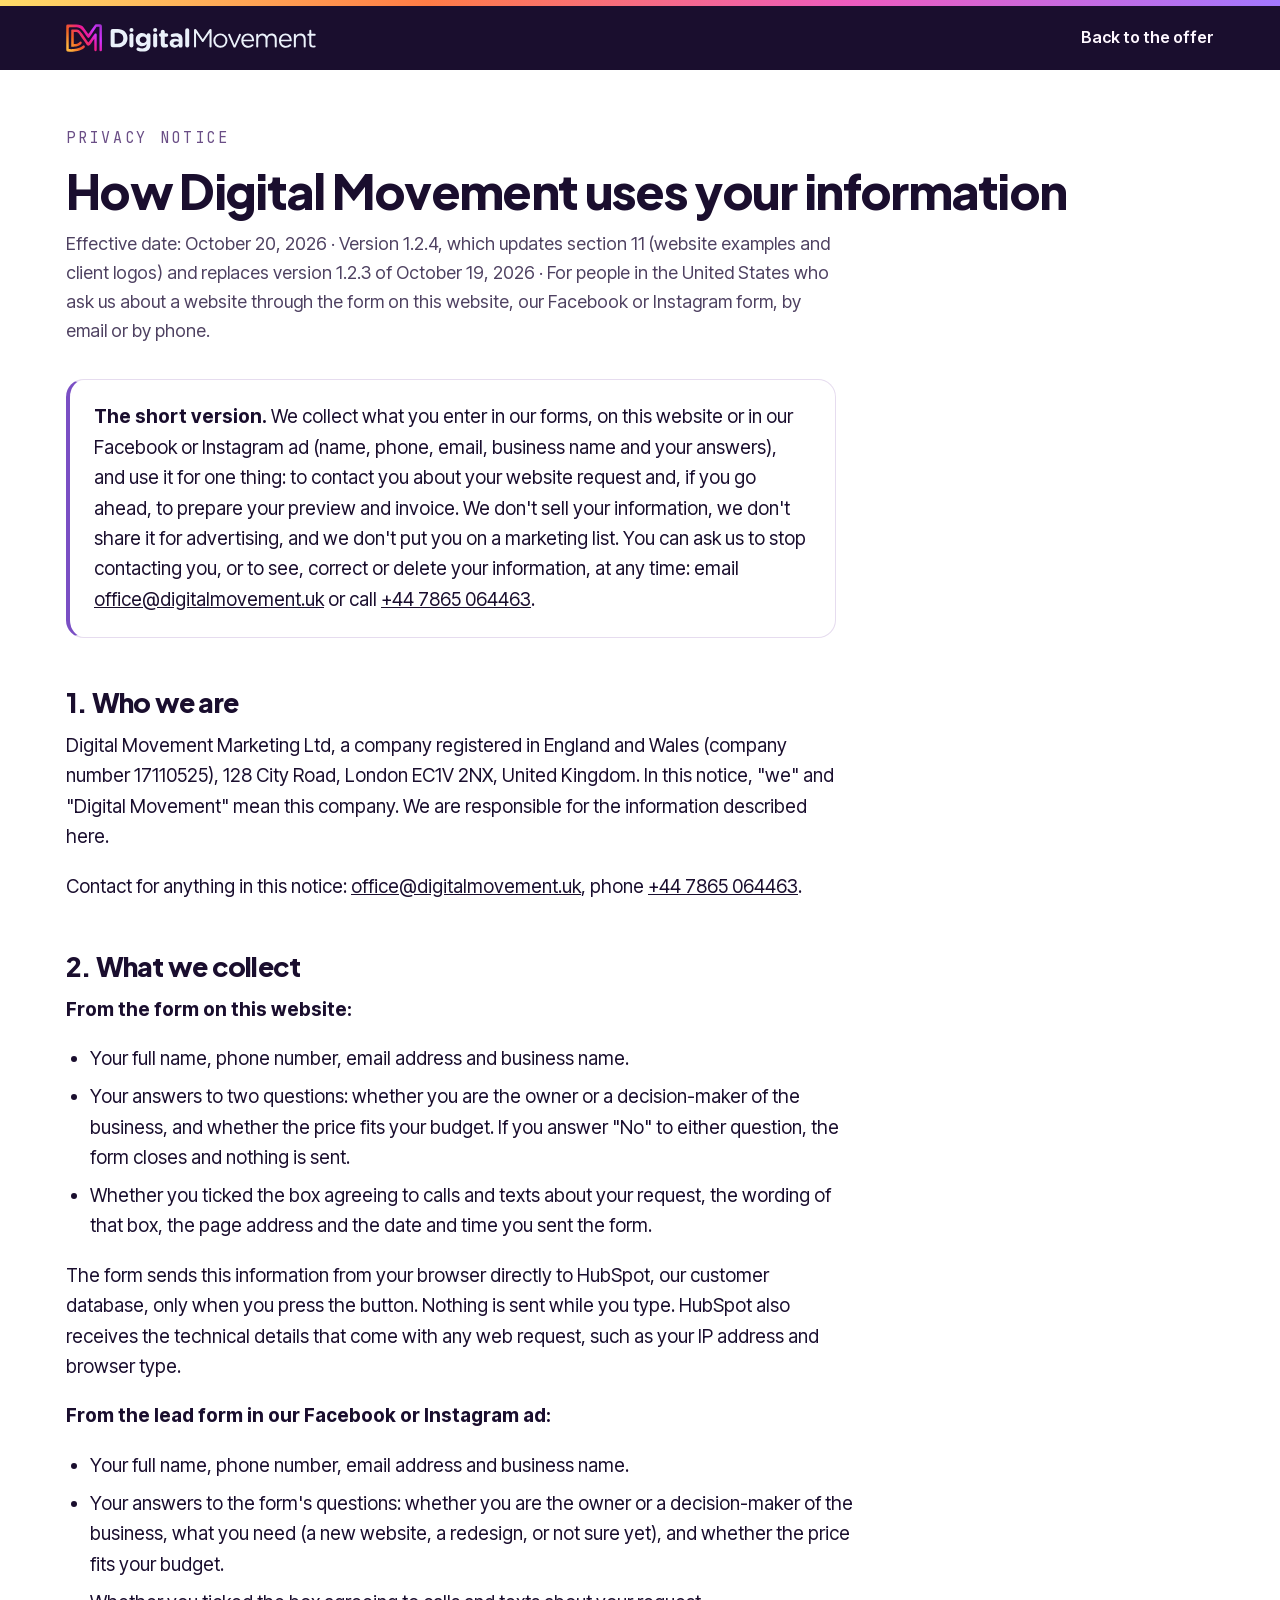
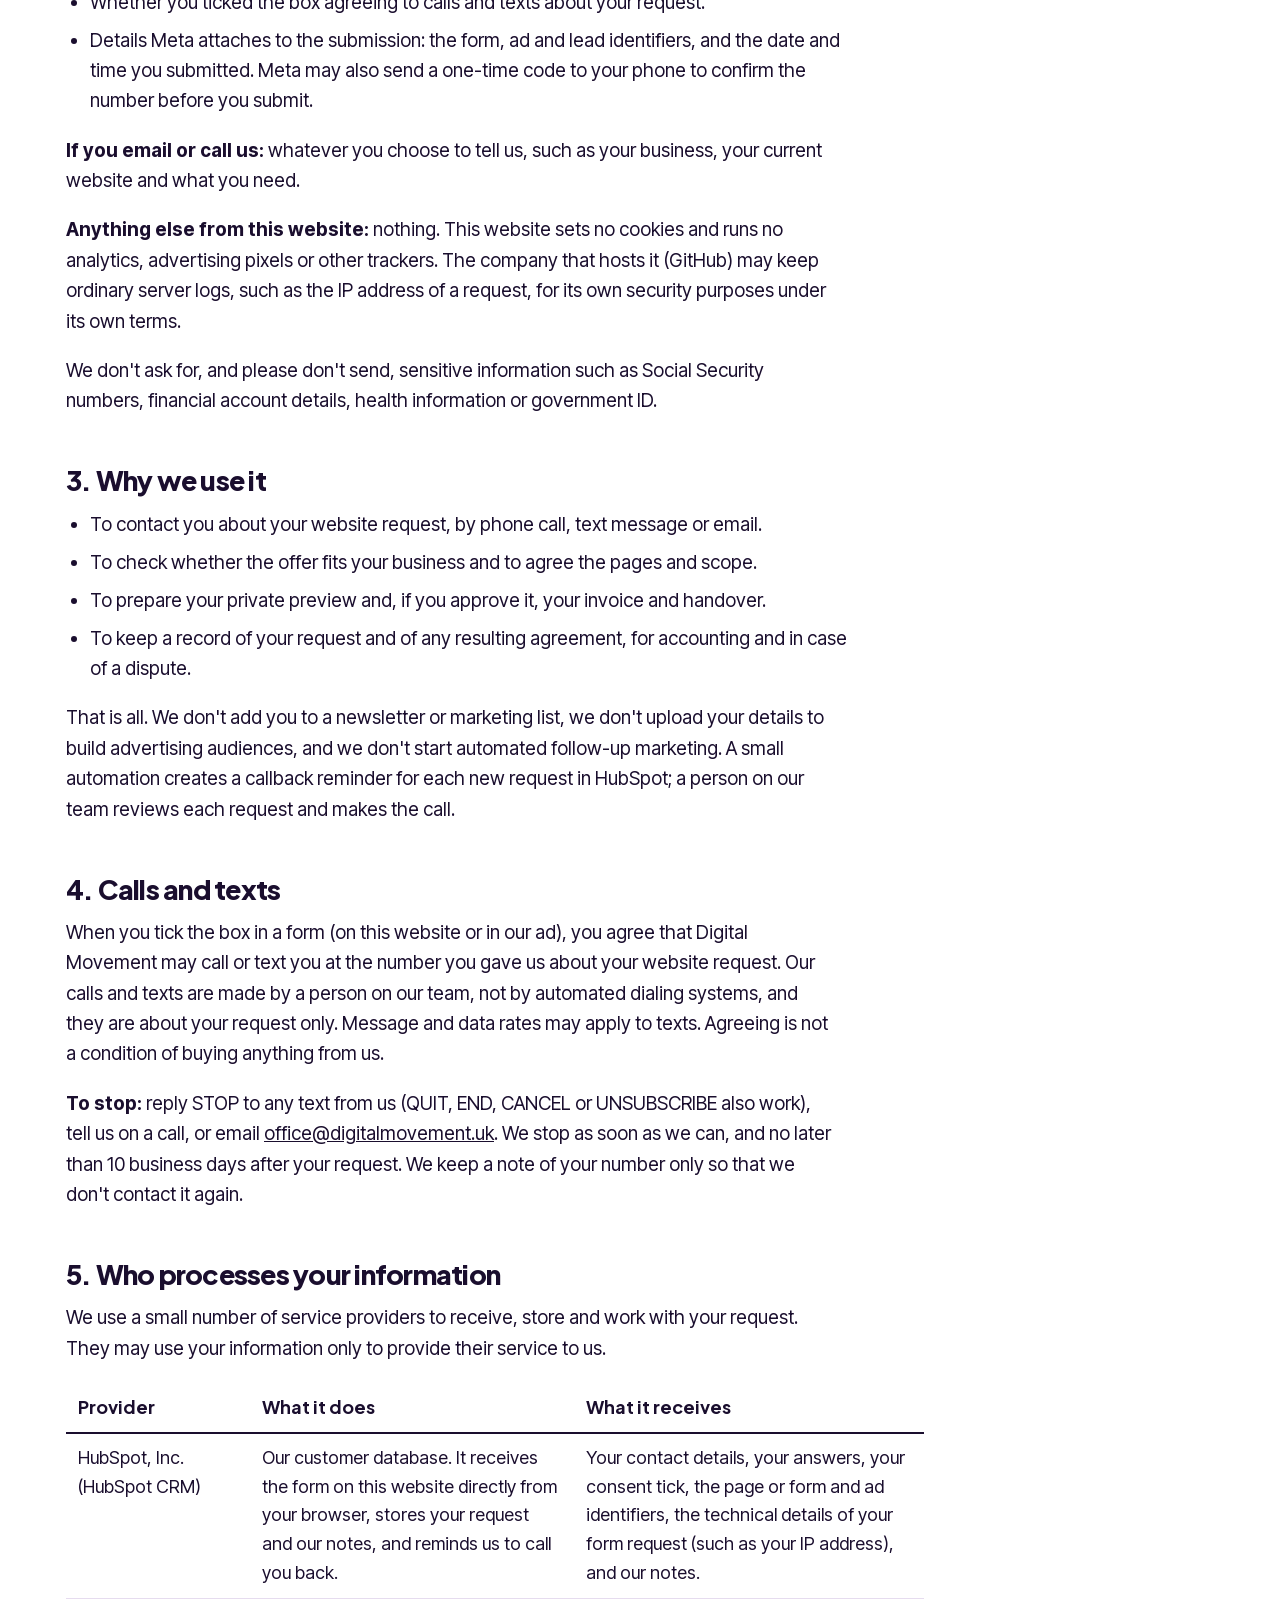
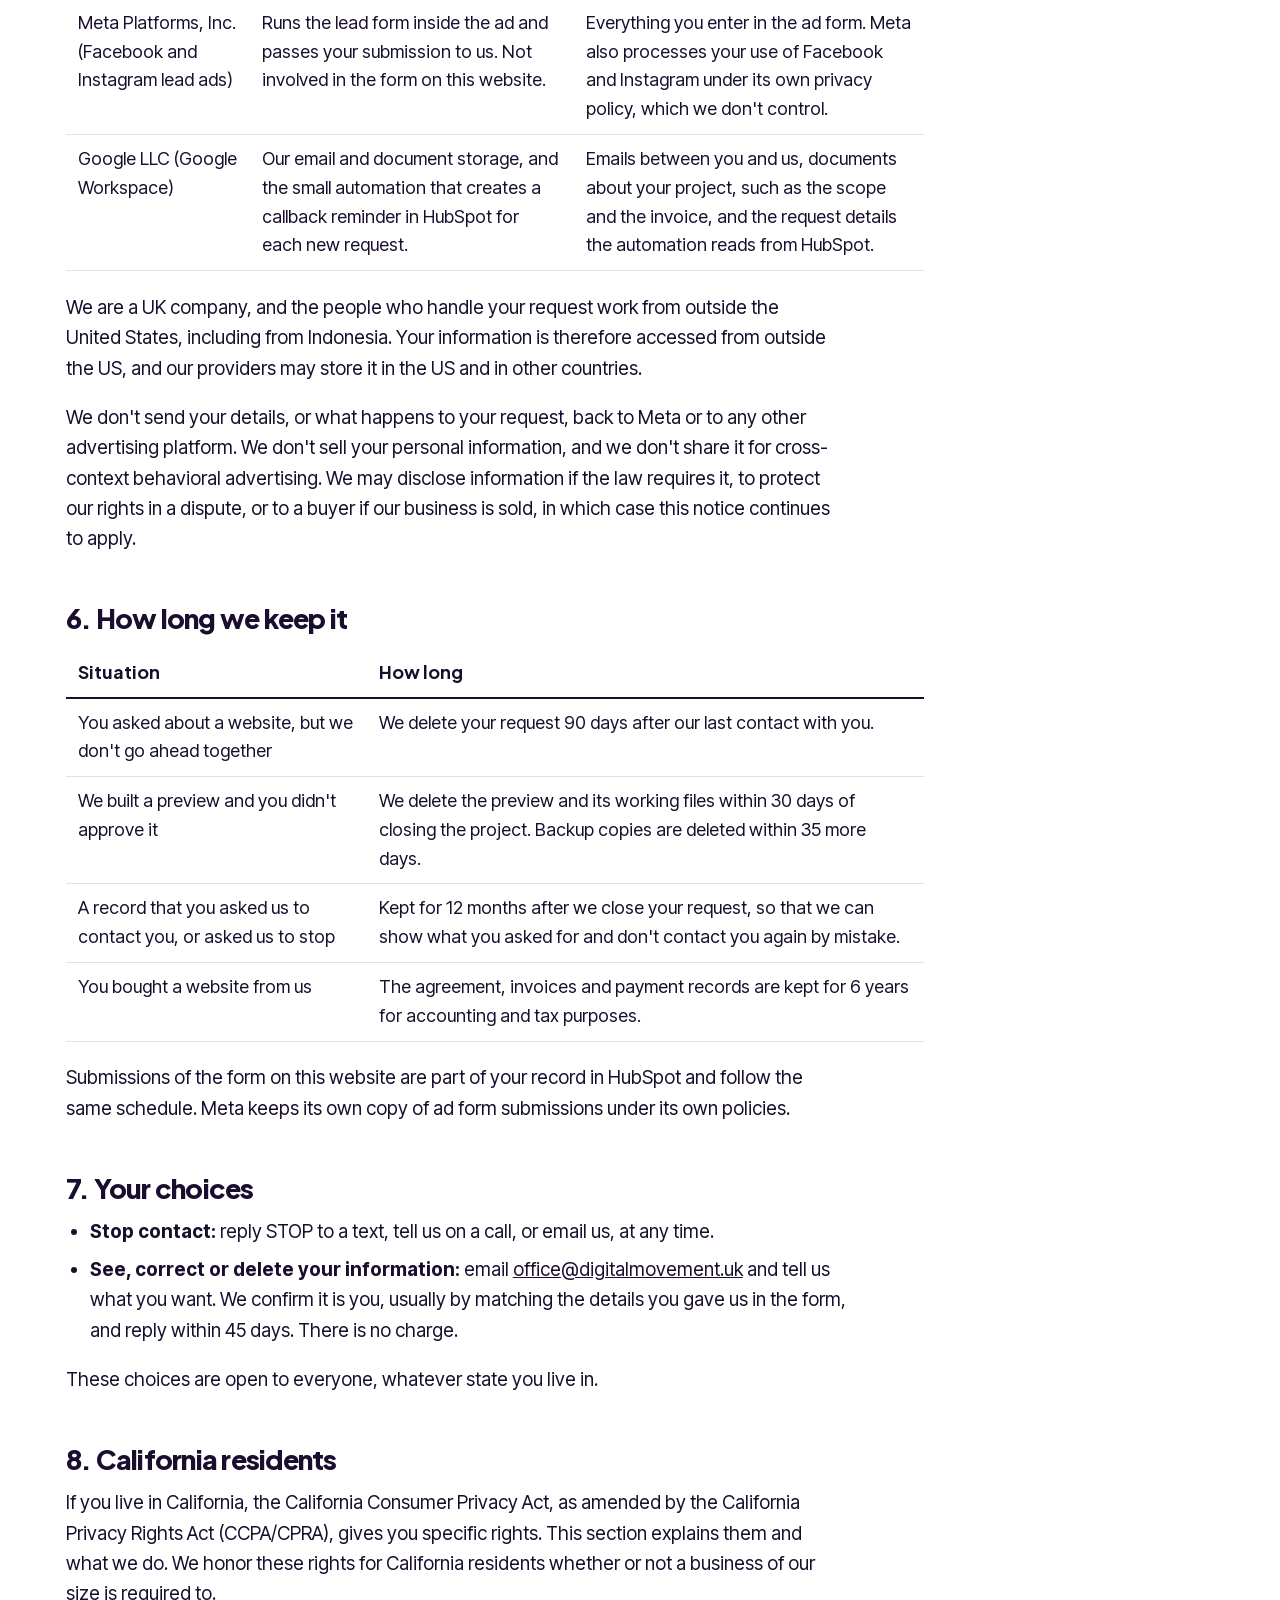
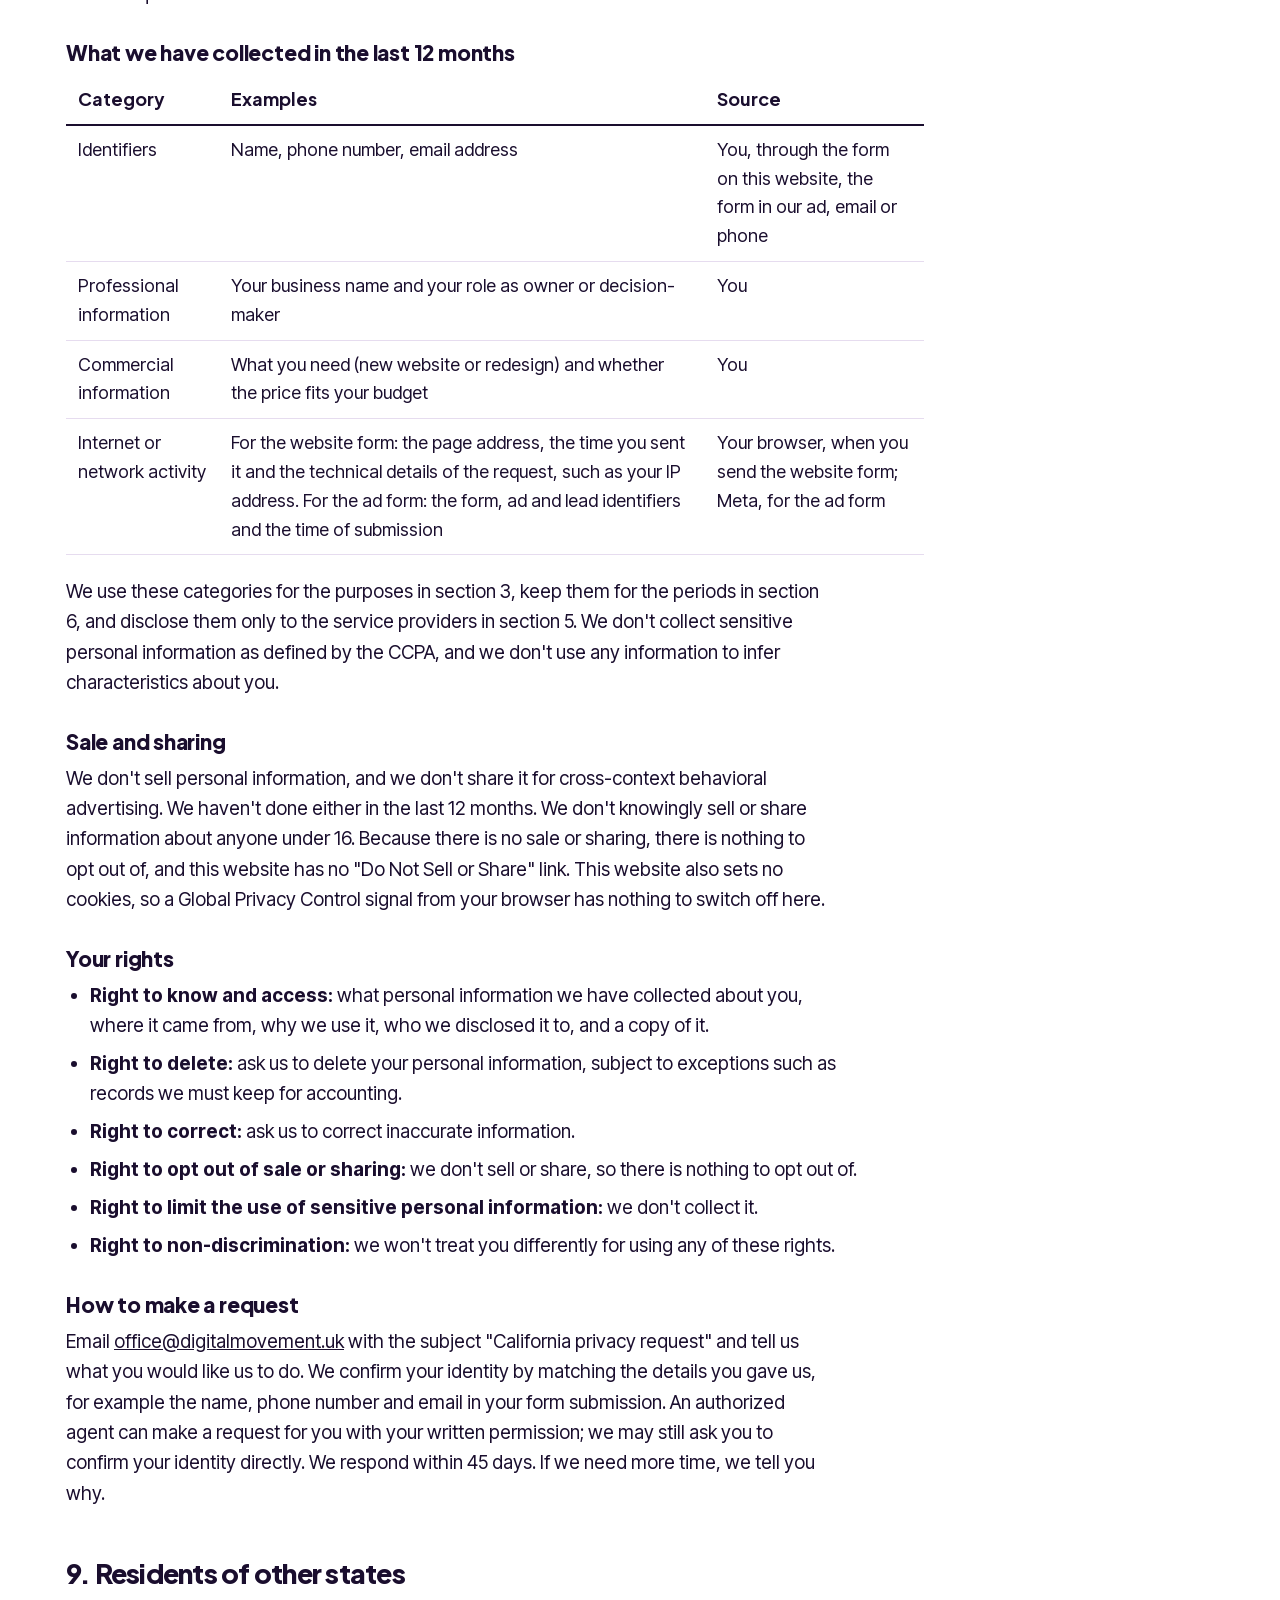
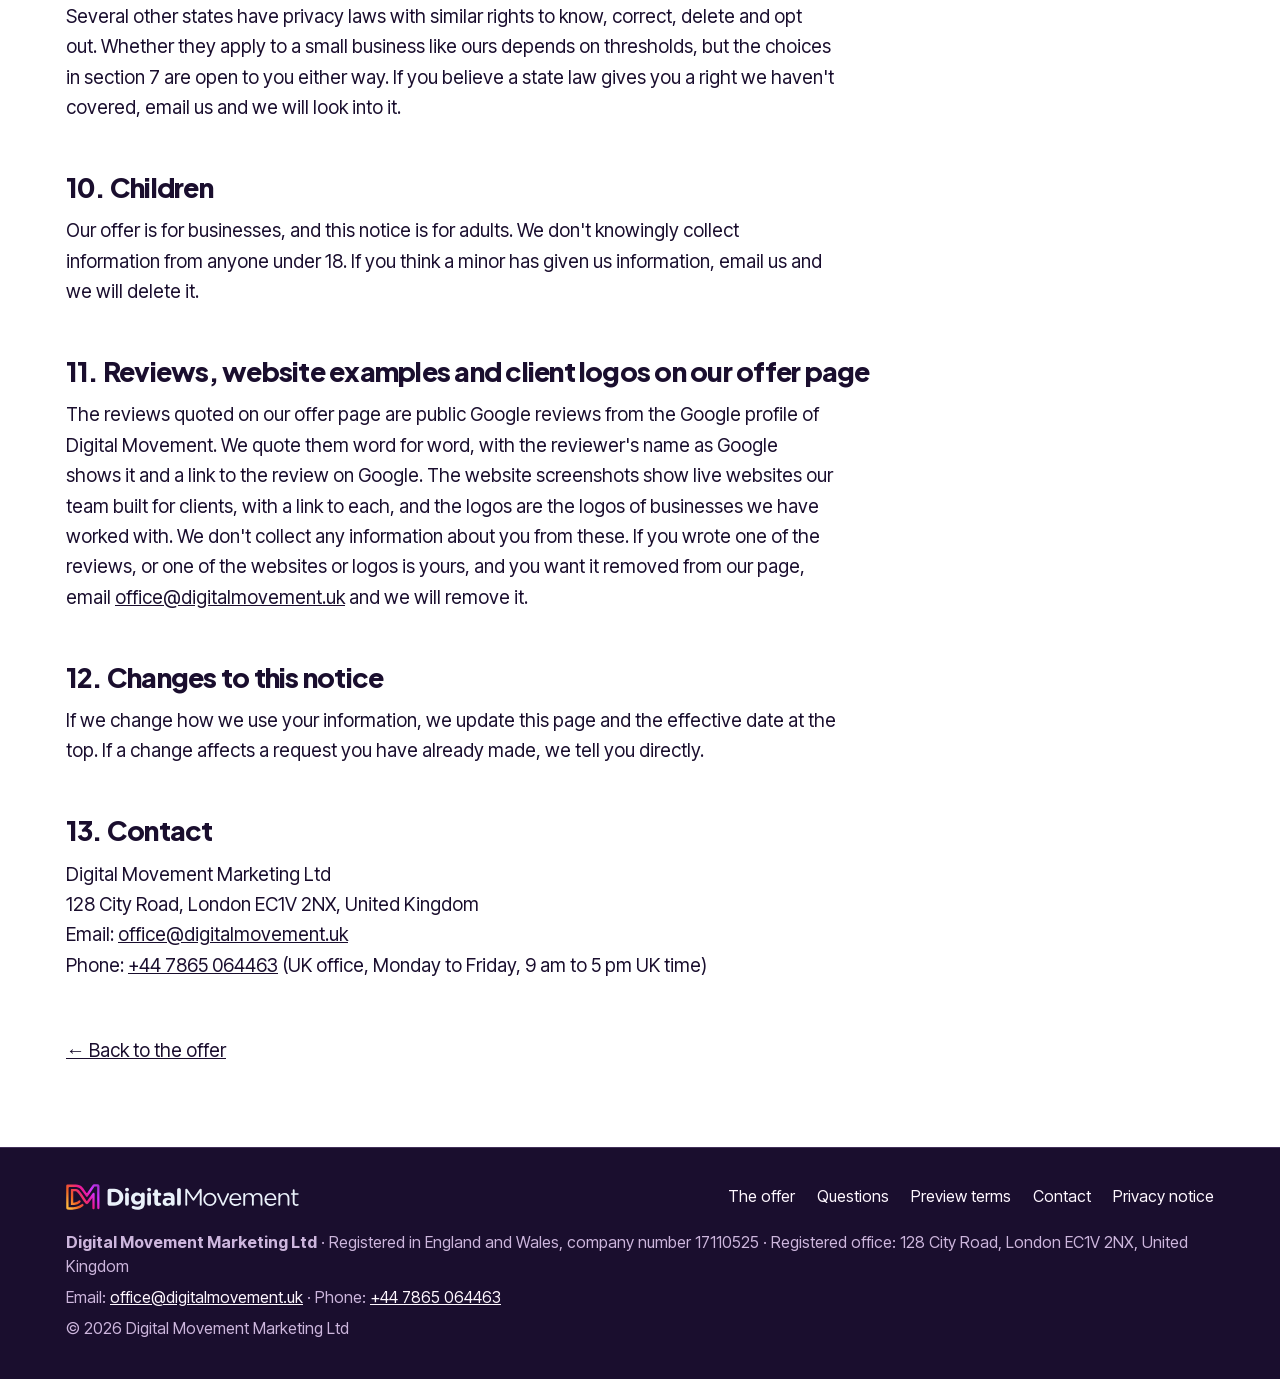
<file: privacy/index.html>
<!doctype html>
<!-- Digital Movement US · US privacy notice · v1.2.4 (v1.3 release) · effective 2026-10-20 · change log: landing-page/README.md -->
<html lang="en-US">
<head>
<meta charset="utf-8">
<meta name="viewport" content="width=device-width, initial-scale=1">
<title>Privacy notice | Digital Movement US</title>
<meta name="description" content="How Digital Movement uses the information you give us when you ask about a website through the form on our website, our Facebook or Instagram form, by email or by phone. Includes a section for California residents.">
<meta name="robots" content="noindex, follow">
<link rel="canonical" href="https://us.digitalmovement.uk/privacy/">
<meta name="theme-color" content="#1A0E2E">
<link rel="icon" href="../assets/favicon.svg" type="image/svg+xml">
<link rel="icon" href="../assets/favicon-192.png" type="image/png" sizes="192x192">
<link rel="apple-touch-icon" href="../assets/favicon-192.png">
<meta property="og:type" content="article">
<meta property="og:site_name" content="Digital Movement US">
<meta property="og:locale" content="en_US">
<meta property="og:url" content="https://us.digitalmovement.uk/privacy/">
<meta property="og:title" content="Privacy notice | Digital Movement US">
<meta property="og:description" content="How Digital Movement uses your information when you ask about a website: what we collect, why, who processes it, how long we keep it, and your choices, including California rights.">
<meta property="og:image" content="https://us.digitalmovement.uk/assets/og-us-websites-v1.1.jpg">
<meta property="og:image:type" content="image/jpeg">
<meta property="og:image:width" content="1200">
<meta property="og:image:height" content="630">
<meta property="og:image:alt" content="Digital Movement. See your website before you pay. $2,495 one-time, paid only after you approve it.">
<meta name="twitter:card" content="summary_large_image">
<meta name="twitter:title" content="Privacy notice | Digital Movement US">
<meta name="twitter:description" content="How Digital Movement uses your information when you ask about a website, including your California rights.">
<meta name="twitter:image" content="https://us.digitalmovement.uk/assets/og-us-websites-v1.1.jpg">
<link rel="stylesheet" href="../assets/style-v1.2.css">
</head>
<body>
<a class="skip" href="#main">Skip to content</a>
<div class="topline" aria-hidden="true"></div>

<header class="site-header dark">
  <div class="wrap header">
    <a class="brand" href="../" aria-label="Digital Movement home">
      <img src="../assets/dm-logo-light.svg" alt="Digital Movement" width="268" height="30">
    </a>
    <a class="header-back" href="../">Back to the offer</a>
  </div>
</header>

<main id="main" class="wrap doc">
  <p class="eyebrow">Privacy notice</p>
  <h1>How Digital Movement uses your information</h1>
  <p class="meta">Effective date: October 20, 2026 · Version 1.2.4, which updates section 11 (website examples and client logos) and replaces version 1.2.3 of October 19, 2026 · For people in the United States who ask us about a website through the form on this website, our Facebook or Instagram form, by email or by phone.</p>

  <div class="summary">
    <p><strong>The short version.</strong> We collect what you enter in our forms, on this website or in our Facebook or Instagram ad (name, phone, email, business name and your answers), and use it for one thing: to contact you about your website request and, if you go ahead, to prepare your preview and invoice. We don't sell your information, we don't share it for advertising, and we don't put you on a marketing list. You can ask us to stop contacting you, or to see, correct or delete your information, at any time: email <a href="mailto:office@digitalmovement.uk">office@digitalmovement.uk</a> or call <a href="tel:+447865064463">+44 7865 064463</a>.</p>
  </div>

  <h2 id="who">1. Who we are</h2>
  <p>Digital Movement Marketing Ltd, a company registered in England and Wales (company number 17110525), 128 City Road, London EC1V 2NX, United Kingdom. In this notice, "we" and "Digital Movement" mean this company. We are responsible for the information described here.</p>
  <p>Contact for anything in this notice: <a href="mailto:office@digitalmovement.uk">office@digitalmovement.uk</a>, phone <a href="tel:+447865064463">+44 7865 064463</a>.</p>

  <h2 id="collect">2. What we collect</h2>
  <p><strong>From the form on this website:</strong></p>
  <ul>
    <li>Your full name, phone number, email address and business name.</li>
    <li>Your answers to two questions: whether you are the owner or a decision-maker of the business, and whether the price fits your budget. If you answer "No" to either question, the form closes and nothing is sent.</li>
    <li>Whether you ticked the box agreeing to calls and texts about your request, the wording of that box, the page address and the date and time you sent the form.</li>
  </ul>
  <p>The form sends this information from your browser directly to HubSpot, our customer database, only when you press the button. Nothing is sent while you type. HubSpot also receives the technical details that come with any web request, such as your IP address and browser type.</p>
  <p><strong>From the lead form in our Facebook or Instagram ad:</strong></p>
  <ul>
    <li>Your full name, phone number, email address and business name.</li>
    <li>Your answers to the form's questions: whether you are the owner or a decision-maker of the business, what you need (a new website, a redesign, or not sure yet), and whether the price fits your budget.</li>
    <li>Whether you ticked the box agreeing to calls and texts about your request.</li>
    <li>Details Meta attaches to the submission: the form, ad and lead identifiers, and the date and time you submitted. Meta may also send a one-time code to your phone to confirm the number before you submit.</li>
  </ul>
  <p><strong>If you email or call us:</strong> whatever you choose to tell us, such as your business, your current website and what you need.</p>
  <p><strong>Anything else from this website:</strong> nothing. This website sets no cookies and runs no analytics, advertising pixels or other trackers. The company that hosts it (GitHub) may keep ordinary server logs, such as the IP address of a request, for its own security purposes under its own terms.</p>
  <p>We don't ask for, and please don't send, sensitive information such as Social Security numbers, financial account details, health information or government ID.</p>

  <h2 id="why">3. Why we use it</h2>
  <ul>
    <li>To contact you about your website request, by phone call, text message or email.</li>
    <li>To check whether the offer fits your business and to agree the pages and scope.</li>
    <li>To prepare your private preview and, if you approve it, your invoice and handover.</li>
    <li>To keep a record of your request and of any resulting agreement, for accounting and in case of a dispute.</li>
  </ul>
  <p>That is all. We don't add you to a newsletter or marketing list, we don't upload your details to build advertising audiences, and we don't start automated follow-up marketing. A small automation creates a callback reminder for each new request in HubSpot; a person on our team reviews each request and makes the call.</p>

  <h2 id="calls">4. Calls and texts</h2>
  <p>When you tick the box in a form (on this website or in our ad), you agree that Digital Movement may call or text you at the number you gave us about your website request. Our calls and texts are made by a person on our team, not by automated dialing systems, and they are about your request only. Message and data rates may apply to texts. Agreeing is not a condition of buying anything from us.</p>
  <p><strong>To stop:</strong> reply STOP to any text from us (QUIT, END, CANCEL or UNSUBSCRIBE also work), tell us on a call, or email <a href="mailto:office@digitalmovement.uk">office@digitalmovement.uk</a>. We stop as soon as we can, and no later than 10 business days after your request. We keep a note of your number only so that we don't contact it again.</p>

  <h2 id="processors">5. Who processes your information</h2>
  <p>We use a small number of service providers to receive, store and work with your request. They may use your information only to provide their service to us.</p>
  <table>
    <thead>
      <tr><th>Provider</th><th>What it does</th><th>What it receives</th></tr>
    </thead>
    <tbody>
      <tr><td data-label="Provider">HubSpot, Inc. (HubSpot CRM)</td><td data-label="What it does">Our customer database. It receives the form on this website directly from your browser, stores your request and our notes, and reminds us to call you back.</td><td data-label="What it receives">Your contact details, your answers, your consent tick, the page or form and ad identifiers, the technical details of your form request (such as your IP address), and our notes.</td></tr>
      <tr><td data-label="Provider">Meta Platforms, Inc. (Facebook and Instagram lead ads)</td><td data-label="What it does">Runs the lead form inside the ad and passes your submission to us. Not involved in the form on this website.</td><td data-label="What it receives">Everything you enter in the ad form. Meta also processes your use of Facebook and Instagram under its own privacy policy, which we don't control.</td></tr>
      <tr><td data-label="Provider">Google LLC (Google Workspace)</td><td data-label="What it does">Our email and document storage, and the small automation that creates a callback reminder in HubSpot for each new request.</td><td data-label="What it receives">Emails between you and us, documents about your project, such as the scope and the invoice, and the request details the automation reads from HubSpot.</td></tr>
    </tbody>
  </table>
  <p>We are a UK company, and the people who handle your request work from outside the United States, including from Indonesia. Your information is therefore accessed from outside the US, and our providers may store it in the US and in other countries.</p>
  <p>We don't send your details, or what happens to your request, back to Meta or to any other advertising platform. We don't sell your personal information, and we don't share it for cross-context behavioral advertising. We may disclose information if the law requires it, to protect our rights in a dispute, or to a buyer if our business is sold, in which case this notice continues to apply.</p>

  <h2 id="retention">6. How long we keep it</h2>
  <table>
    <thead>
      <tr><th>Situation</th><th>How long</th></tr>
    </thead>
    <tbody>
      <tr><td data-label="Situation">You asked about a website, but we don't go ahead together</td><td data-label="How long">We delete your request 90 days after our last contact with you.</td></tr>
      <tr><td data-label="Situation">We built a preview and you didn't approve it</td><td data-label="How long">We delete the preview and its working files within 30 days of closing the project. Backup copies are deleted within 35 more days.</td></tr>
      <tr><td data-label="Situation">A record that you asked us to contact you, or asked us to stop</td><td data-label="How long">Kept for 12 months after we close your request, so that we can show what you asked for and don't contact you again by mistake.</td></tr>
      <tr><td data-label="Situation">You bought a website from us</td><td data-label="How long">The agreement, invoices and payment records are kept for 6 years for accounting and tax purposes.</td></tr>
    </tbody>
  </table>
  <p>Submissions of the form on this website are part of your record in HubSpot and follow the same schedule. Meta keeps its own copy of ad form submissions under its own policies.</p>

  <h2 id="choices">7. Your choices</h2>
  <ul>
    <li><strong>Stop contact:</strong> reply STOP to a text, tell us on a call, or email us, at any time.</li>
    <li><strong>See, correct or delete your information:</strong> email <a href="mailto:office@digitalmovement.uk">office@digitalmovement.uk</a> and tell us what you want. We confirm it is you, usually by matching the details you gave us in the form, and reply within 45 days. There is no charge.</li>
  </ul>
  <p>These choices are open to everyone, whatever state you live in.</p>

  <h2 id="california">8. California residents</h2>
  <p>If you live in California, the California Consumer Privacy Act, as amended by the California Privacy Rights Act (CCPA/CPRA), gives you specific rights. This section explains them and what we do. We honor these rights for California residents whether or not a business of our size is required to.</p>

  <h3>What we have collected in the last 12 months</h3>
  <table>
    <thead>
      <tr><th>Category</th><th>Examples</th><th>Source</th></tr>
    </thead>
    <tbody>
      <tr><td data-label="Category">Identifiers</td><td data-label="Examples">Name, phone number, email address</td><td data-label="Source">You, through the form on this website, the form in our ad, email or phone</td></tr>
      <tr><td data-label="Category">Professional information</td><td data-label="Examples">Your business name and your role as owner or decision-maker</td><td data-label="Source">You</td></tr>
      <tr><td data-label="Category">Commercial information</td><td data-label="Examples">What you need (new website or redesign) and whether the price fits your budget</td><td data-label="Source">You</td></tr>
      <tr><td data-label="Category">Internet or network activity</td><td data-label="Examples">For the website form: the page address, the time you sent it and the technical details of the request, such as your IP address. For the ad form: the form, ad and lead identifiers and the time of submission</td><td data-label="Source">Your browser, when you send the website form; Meta, for the ad form</td></tr>
    </tbody>
  </table>
  <p>We use these categories for the purposes in section 3, keep them for the periods in section 6, and disclose them only to the service providers in section 5. We don't collect sensitive personal information as defined by the CCPA, and we don't use any information to infer characteristics about you.</p>

  <h3>Sale and sharing</h3>
  <p>We don't sell personal information, and we don't share it for cross-context behavioral advertising. We haven't done either in the last 12 months. We don't knowingly sell or share information about anyone under 16. Because there is no sale or sharing, there is nothing to opt out of, and this website has no "Do Not Sell or Share" link. This website also sets no cookies, so a Global Privacy Control signal from your browser has nothing to switch off here.</p>

  <h3>Your rights</h3>
  <ul>
    <li><strong>Right to know and access:</strong> what personal information we have collected about you, where it came from, why we use it, who we disclosed it to, and a copy of it.</li>
    <li><strong>Right to delete:</strong> ask us to delete your personal information, subject to exceptions such as records we must keep for accounting.</li>
    <li><strong>Right to correct:</strong> ask us to correct inaccurate information.</li>
    <li><strong>Right to opt out of sale or sharing:</strong> we don't sell or share, so there is nothing to opt out of.</li>
    <li><strong>Right to limit the use of sensitive personal information:</strong> we don't collect it.</li>
    <li><strong>Right to non-discrimination:</strong> we won't treat you differently for using any of these rights.</li>
  </ul>

  <h3>How to make a request</h3>
  <p>Email <a href="mailto:office@digitalmovement.uk?subject=California%20privacy%20request">office@digitalmovement.uk</a> with the subject "California privacy request" and tell us what you would like us to do. We confirm your identity by matching the details you gave us, for example the name, phone number and email in your form submission. An authorized agent can make a request for you with your written permission; we may still ask you to confirm your identity directly. We respond within 45 days. If we need more time, we tell you why.</p>

  <h2 id="other-states">9. Residents of other states</h2>
  <p>Several other states have privacy laws with similar rights to know, correct, delete and opt out. Whether they apply to a small business like ours depends on thresholds, but the choices in section 7 are open to you either way. If you believe a state law gives you a right we haven't covered, email us and we will look into it.</p>

  <h2 id="children">10. Children</h2>
  <p>Our offer is for businesses, and this notice is for adults. We don't knowingly collect information from anyone under 18. If you think a minor has given us information, email us and we will delete it.</p>

  <h2 id="reviews">11. Reviews, website examples and client logos on our offer page</h2>
  <p>The reviews quoted on our offer page are public Google reviews from the Google profile of Digital Movement. We quote them word for word, with the reviewer's name as Google shows it and a link to the review on Google. The website screenshots show live websites our team built for clients, with a link to each, and the logos are the logos of businesses we have worked with. We don't collect any information about you from these. If you wrote one of the reviews, or one of the websites or logos is yours, and you want it removed from our page, email <a href="mailto:office@digitalmovement.uk">office@digitalmovement.uk</a> and we will remove it.</p>

  <h2 id="changes">12. Changes to this notice</h2>
  <p>If we change how we use your information, we update this page and the effective date at the top. If a change affects a request you have already made, we tell you directly.</p>

  <h2 id="contact">13. Contact</h2>
  <p>Digital Movement Marketing Ltd<br>128 City Road, London EC1V 2NX, United Kingdom<br>Email: <a href="mailto:office@digitalmovement.uk">office@digitalmovement.uk</a><br>Phone: <a href="tel:+447865064463">+44 7865 064463</a> (UK office, Monday to Friday, 9 am to 5 pm UK time)</p>

  <a class="back" href="../">← Back to the offer</a>
</main>

<footer class="dark footer">
  <div class="wrap">
    <div class="footer-row">
      <a class="brand" href="../" aria-label="Digital Movement home">
        <img src="../assets/dm-logo-light.svg" alt="Digital Movement" width="232" height="26">
      </a>
      <nav class="footer-links" aria-label="Footer">
        <a href="../">The offer</a>
        <a href="../#faq">Questions</a>
        <a href="../#terms">Preview terms</a>
        <a href="../#contact">Contact</a>
        <a href="./">Privacy notice</a>
      </nav>
    </div>
    <p><strong>Digital Movement Marketing Ltd</strong> · Registered in England and Wales, company number 17110525 · Registered office: 128 City Road, London EC1V 2NX, United Kingdom</p>
    <p>Email: <a href="mailto:office@digitalmovement.uk">office@digitalmovement.uk</a> · Phone: <a href="tel:+447865064463">+44 7865 064463</a></p>
    <p>© 2026 Digital Movement Marketing Ltd</p>
  </div>
</footer>
</body>
</html>
</file>
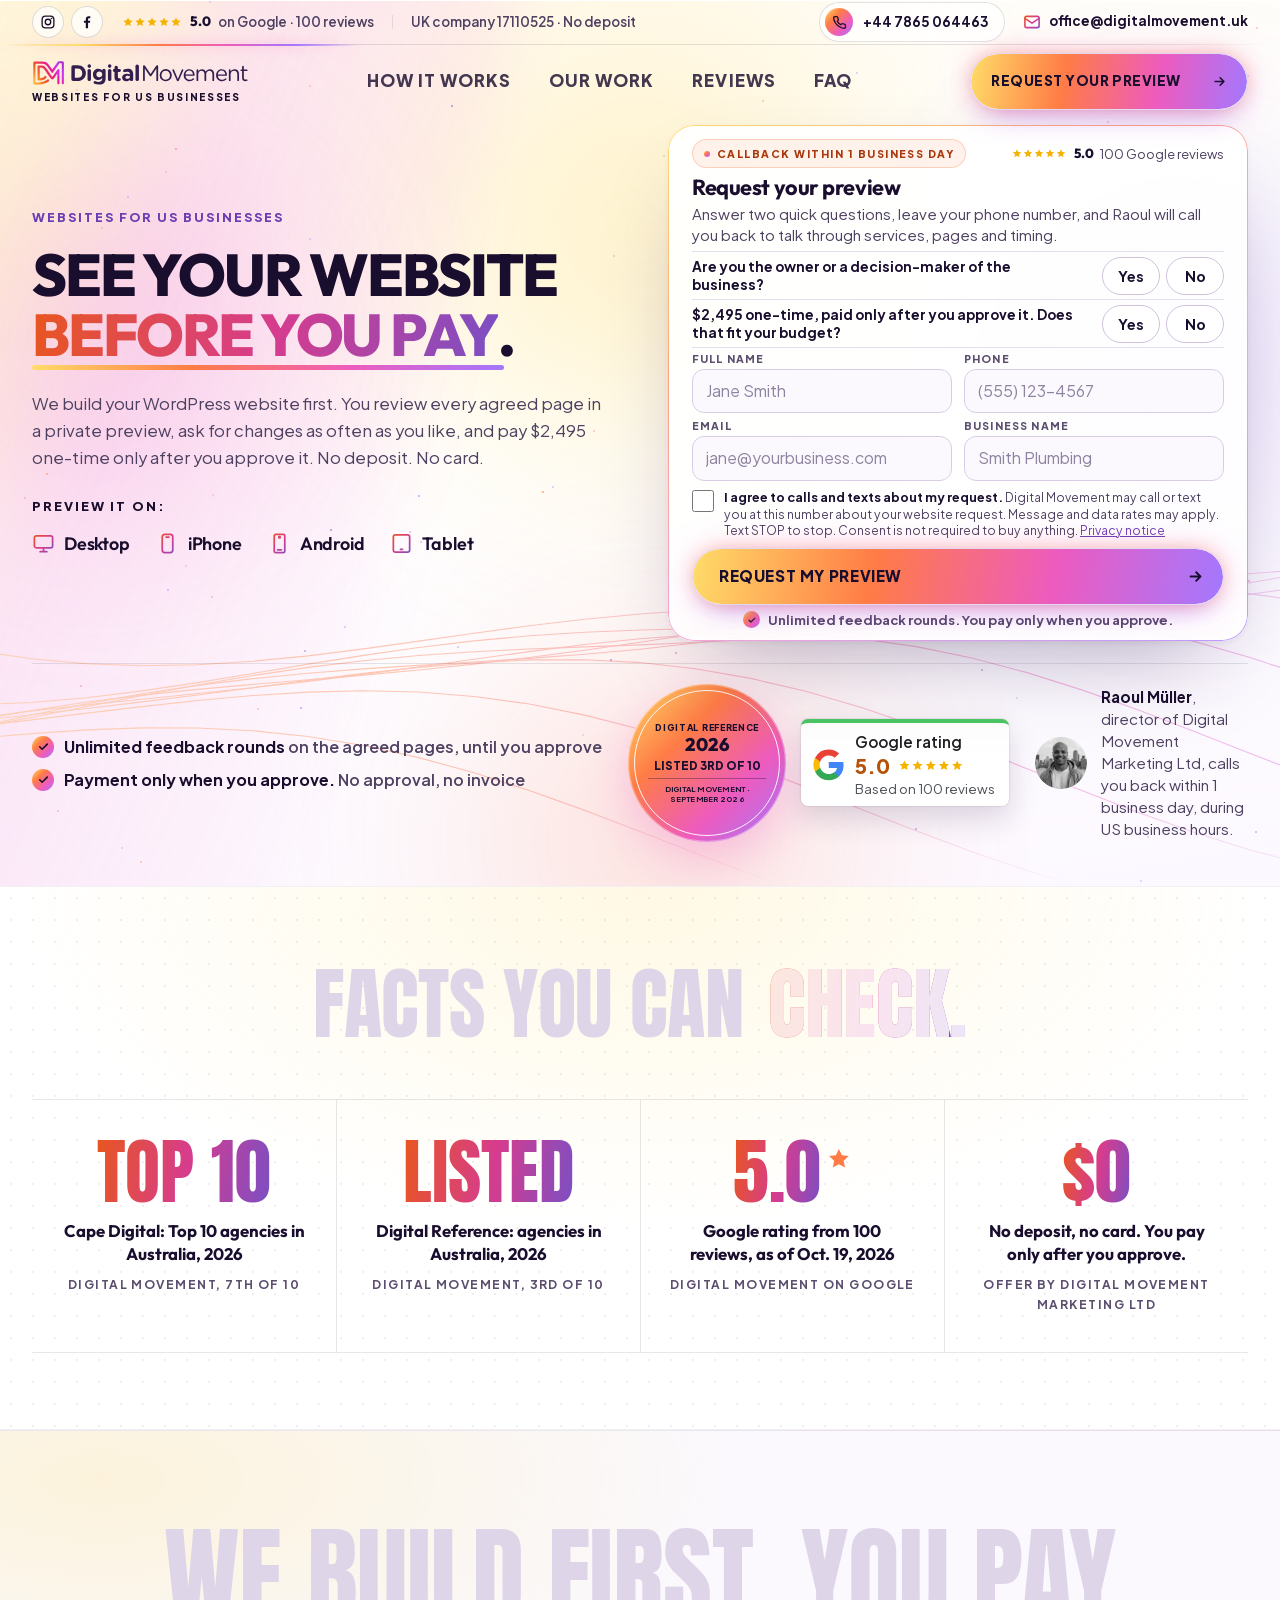
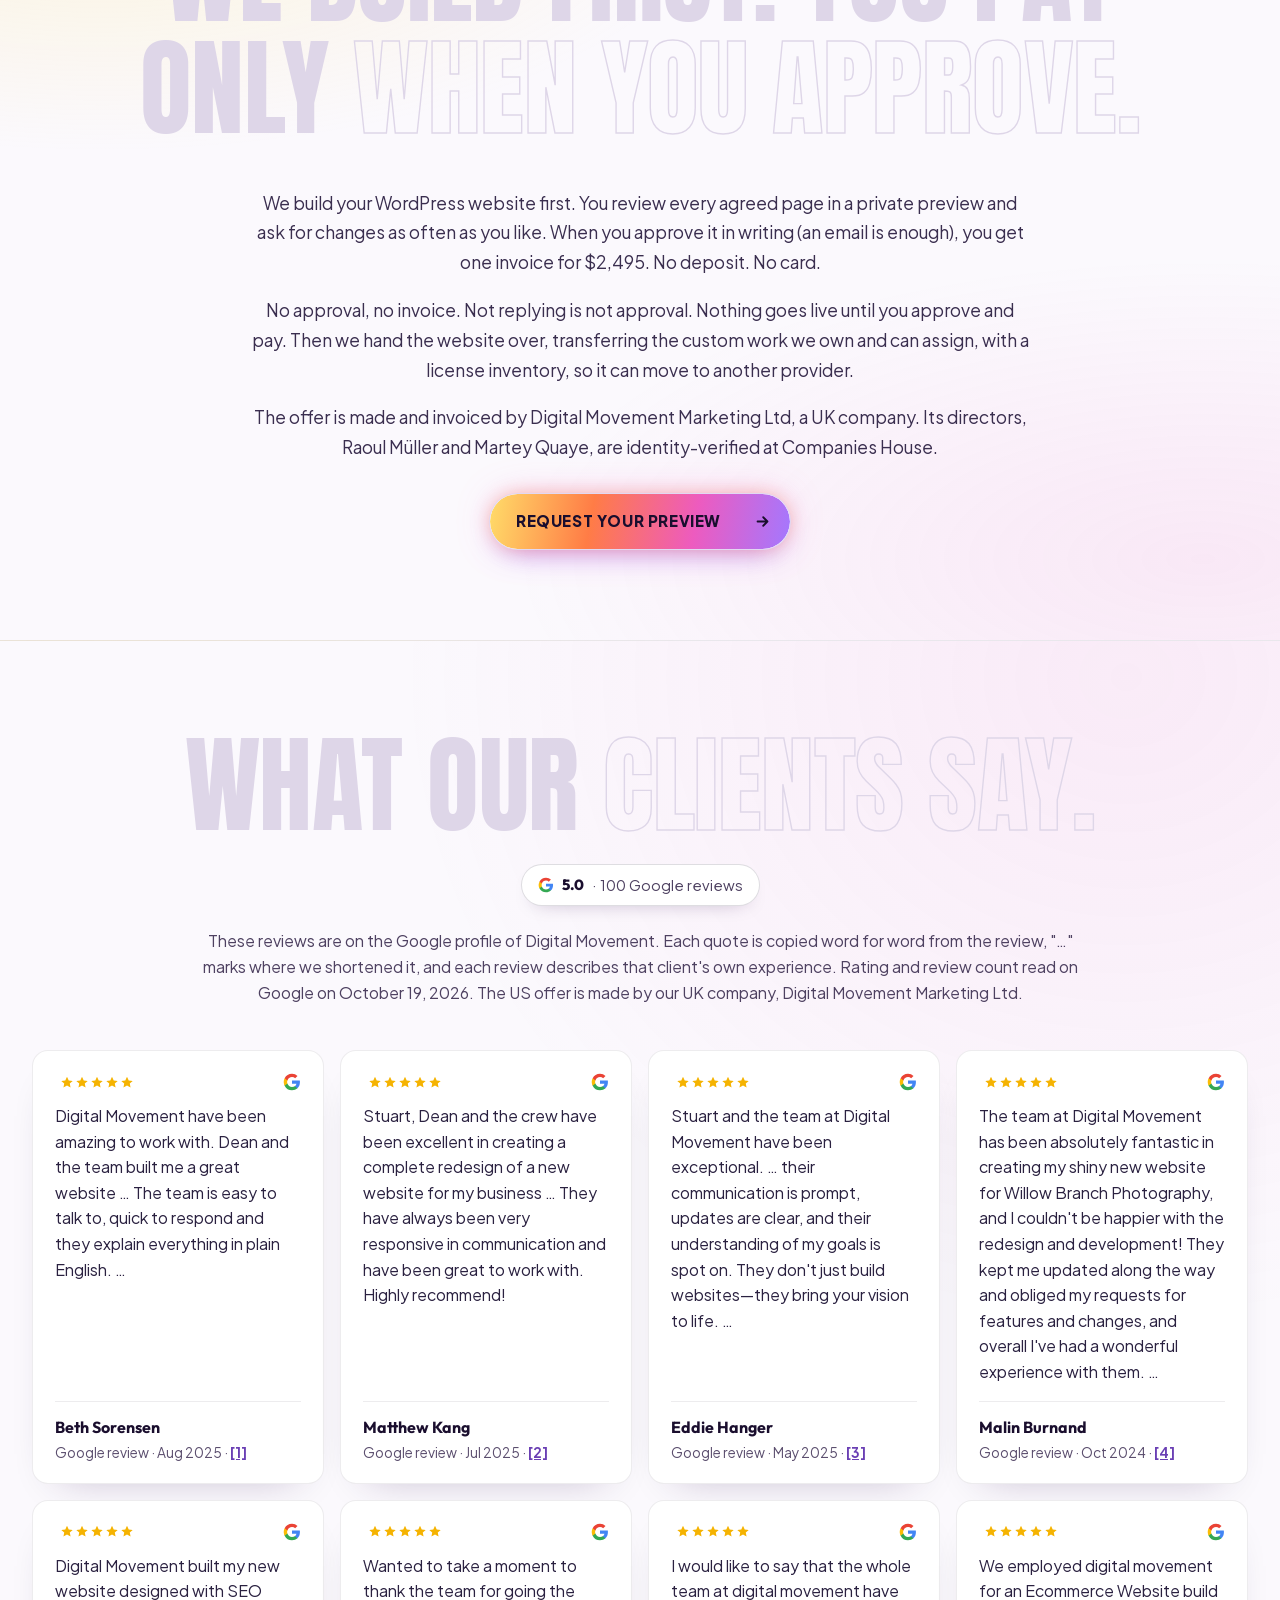
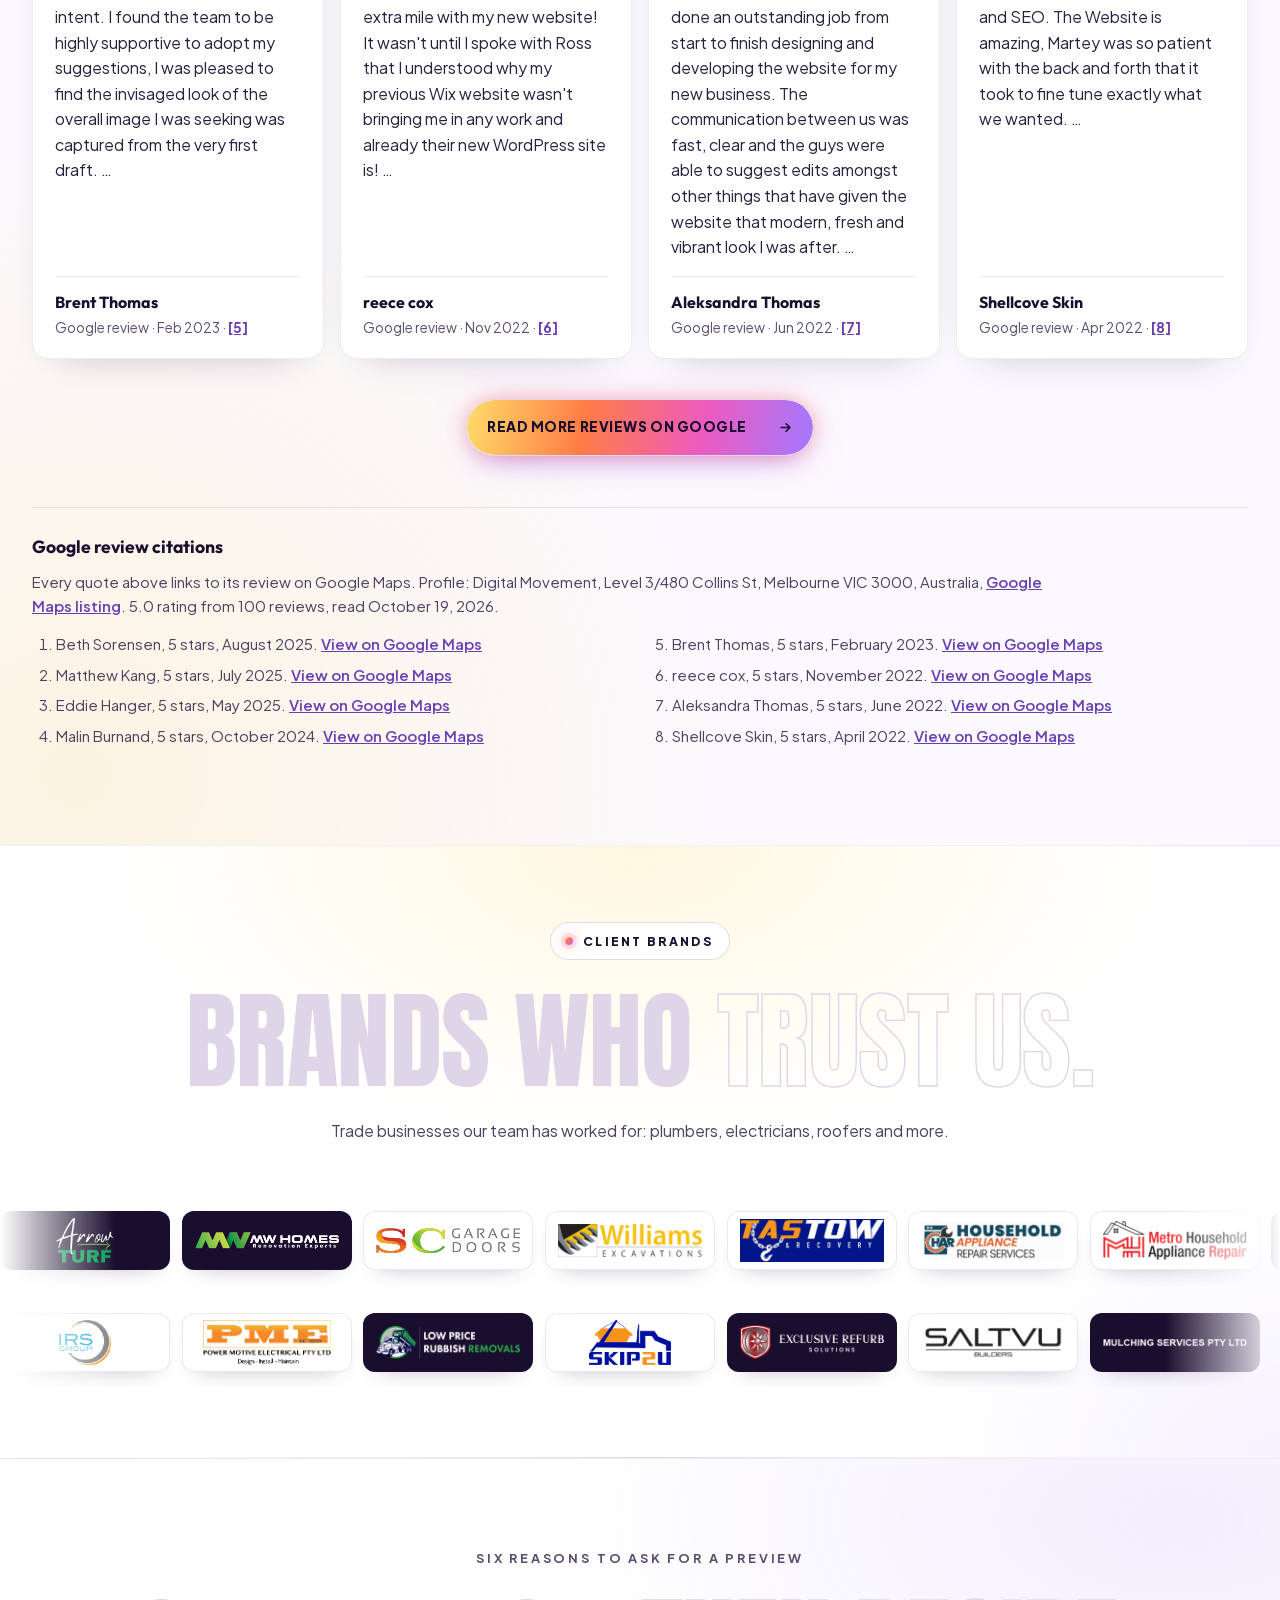
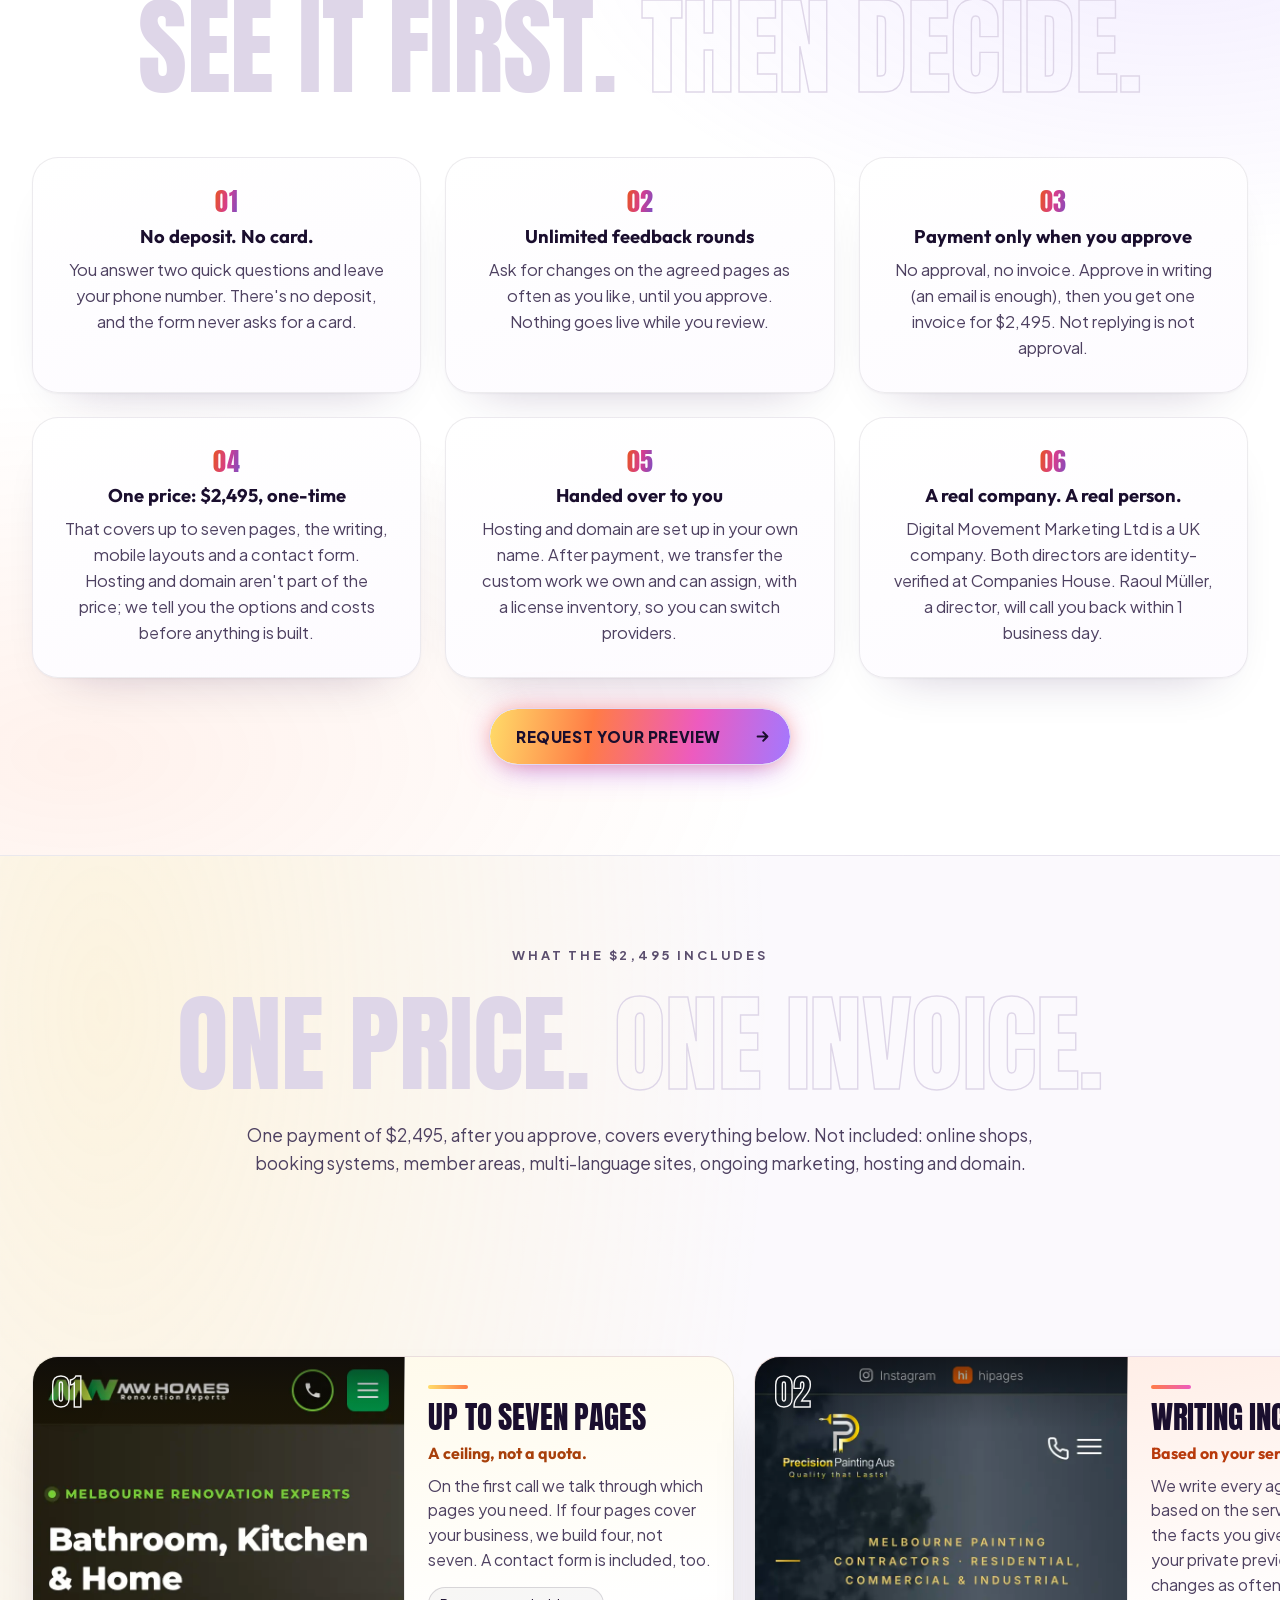
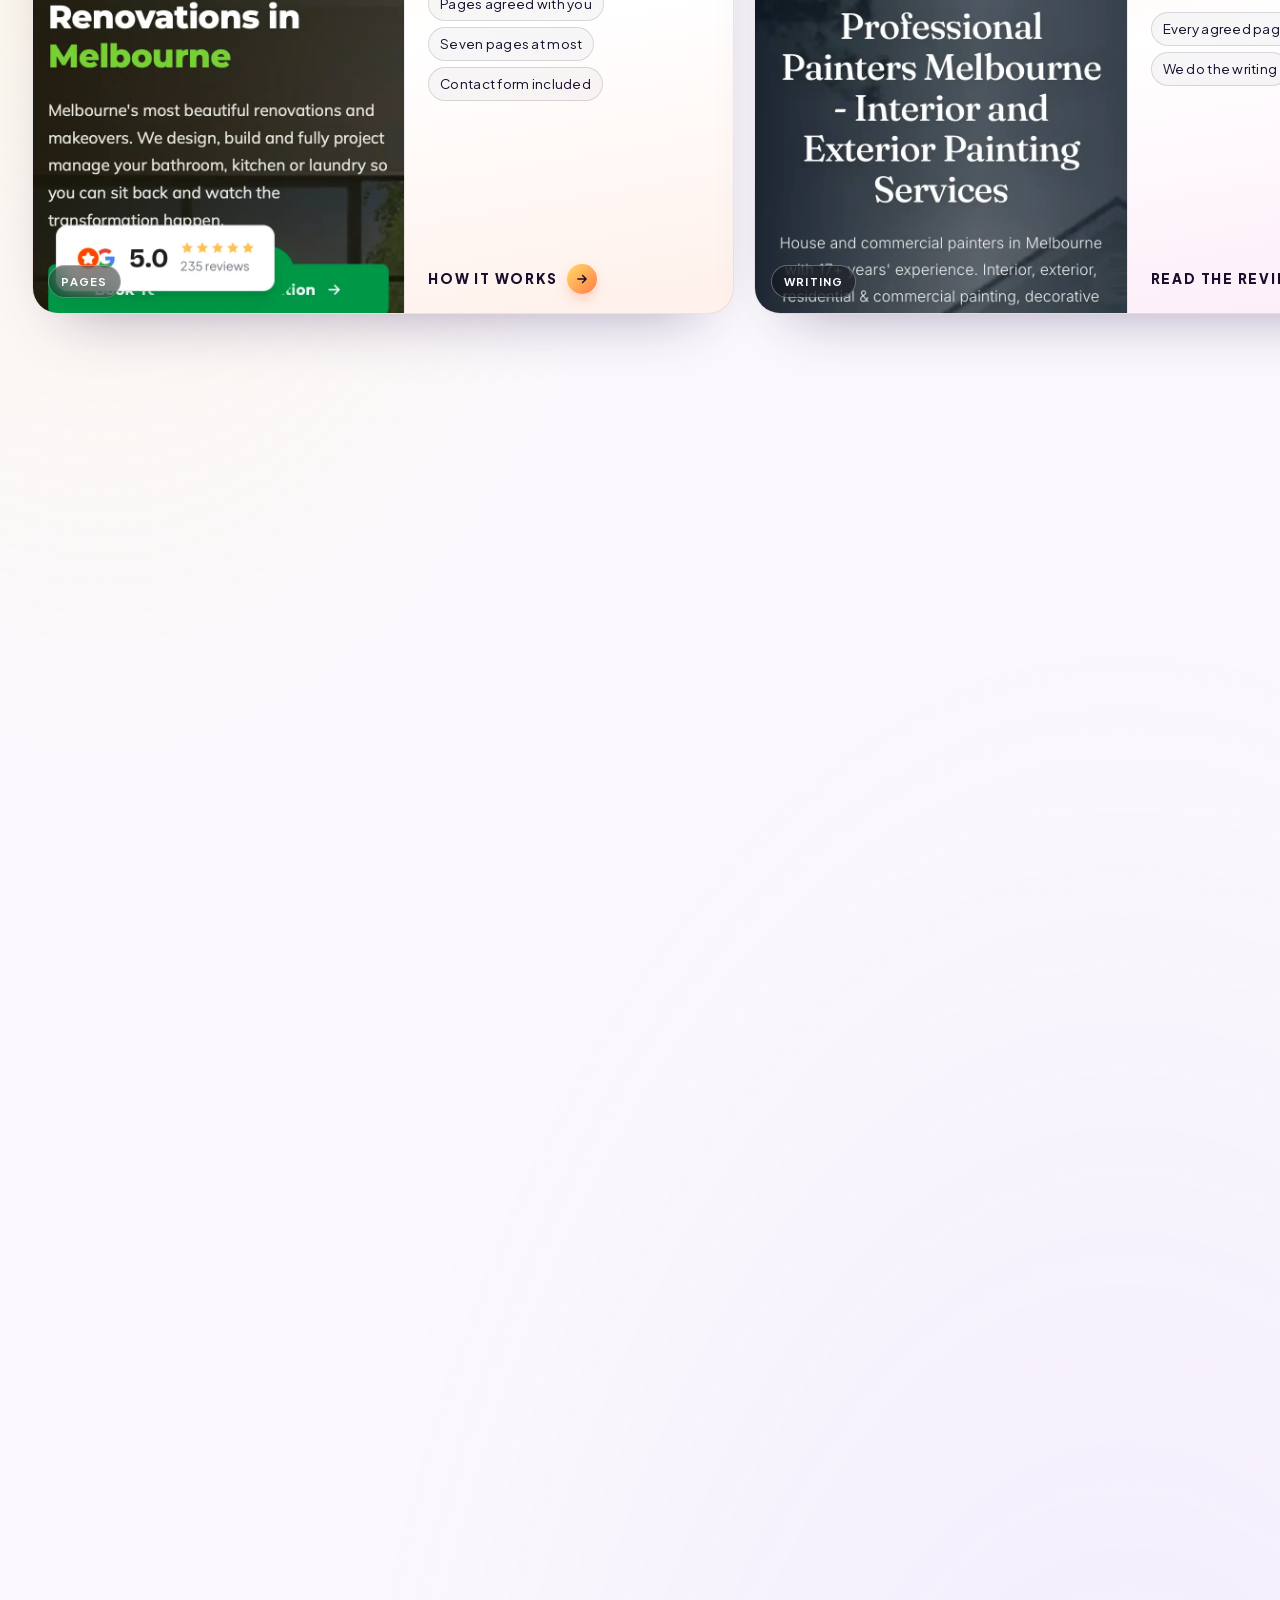
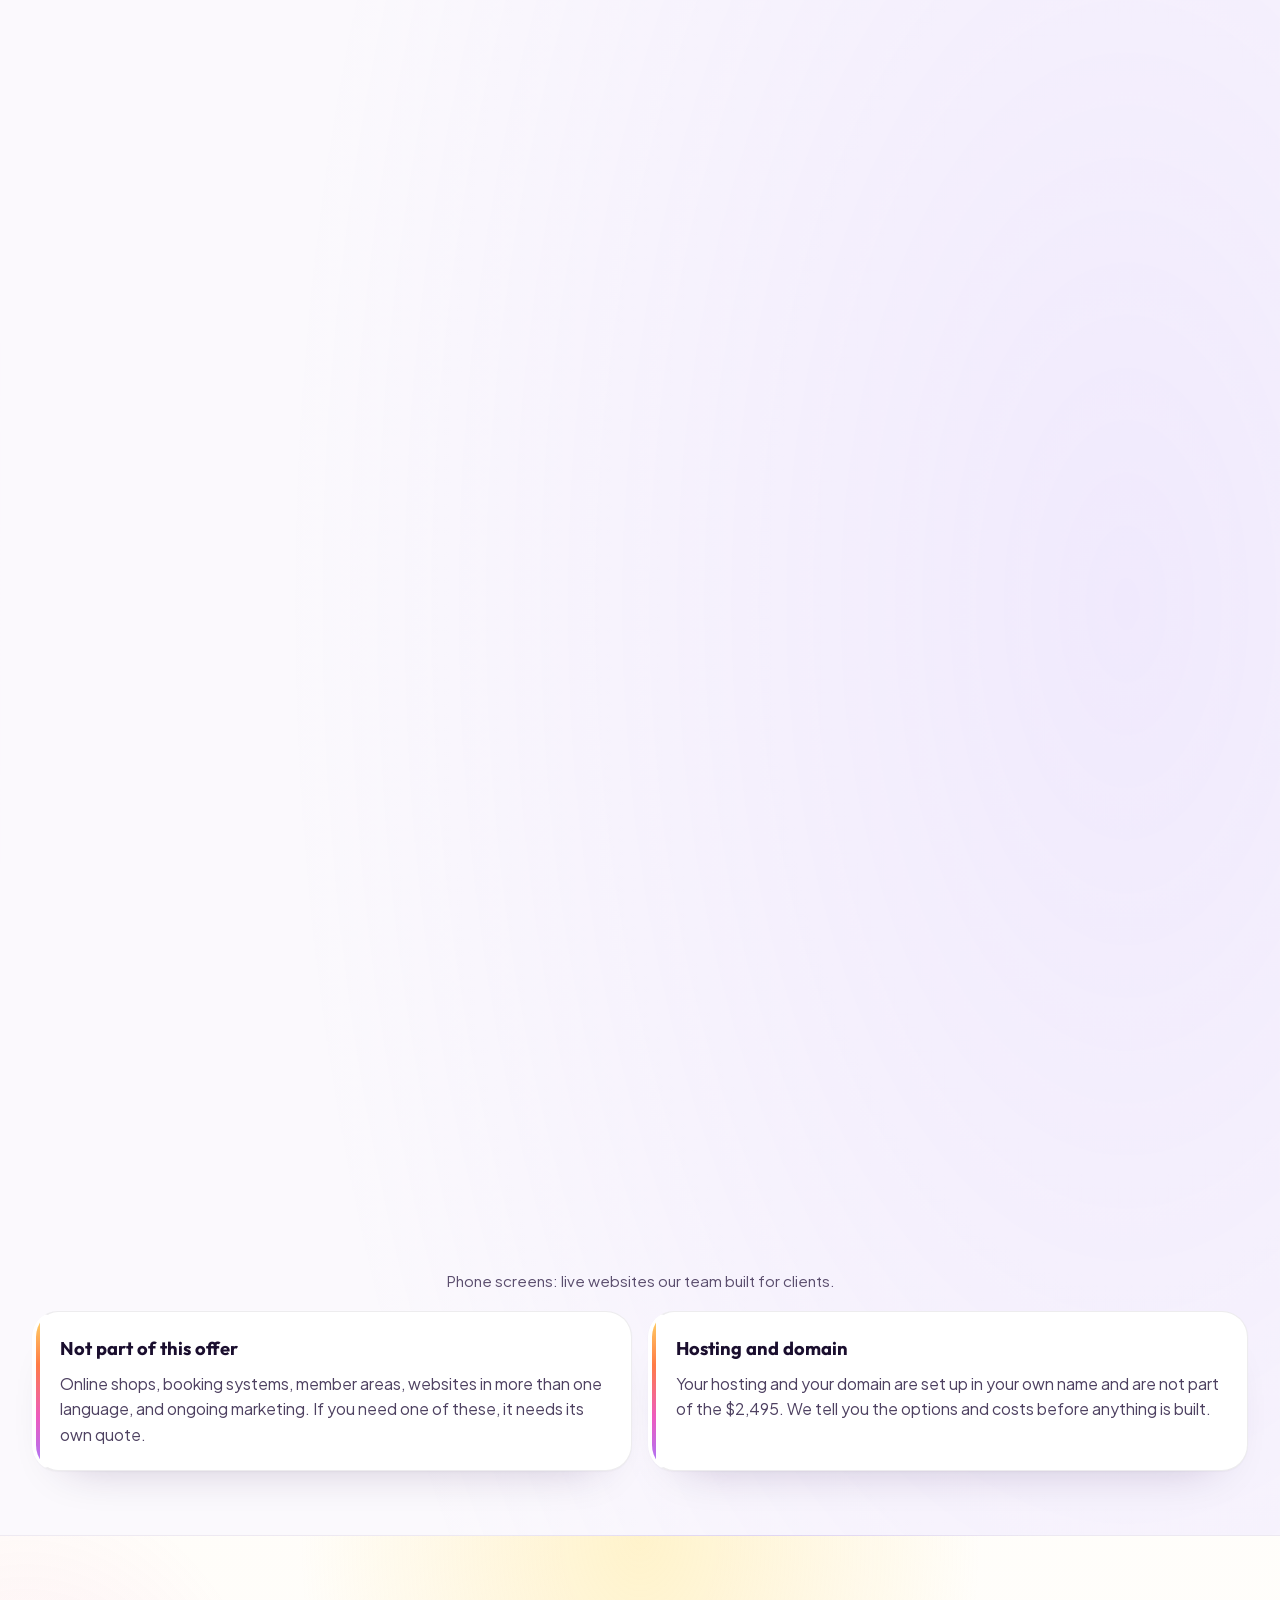
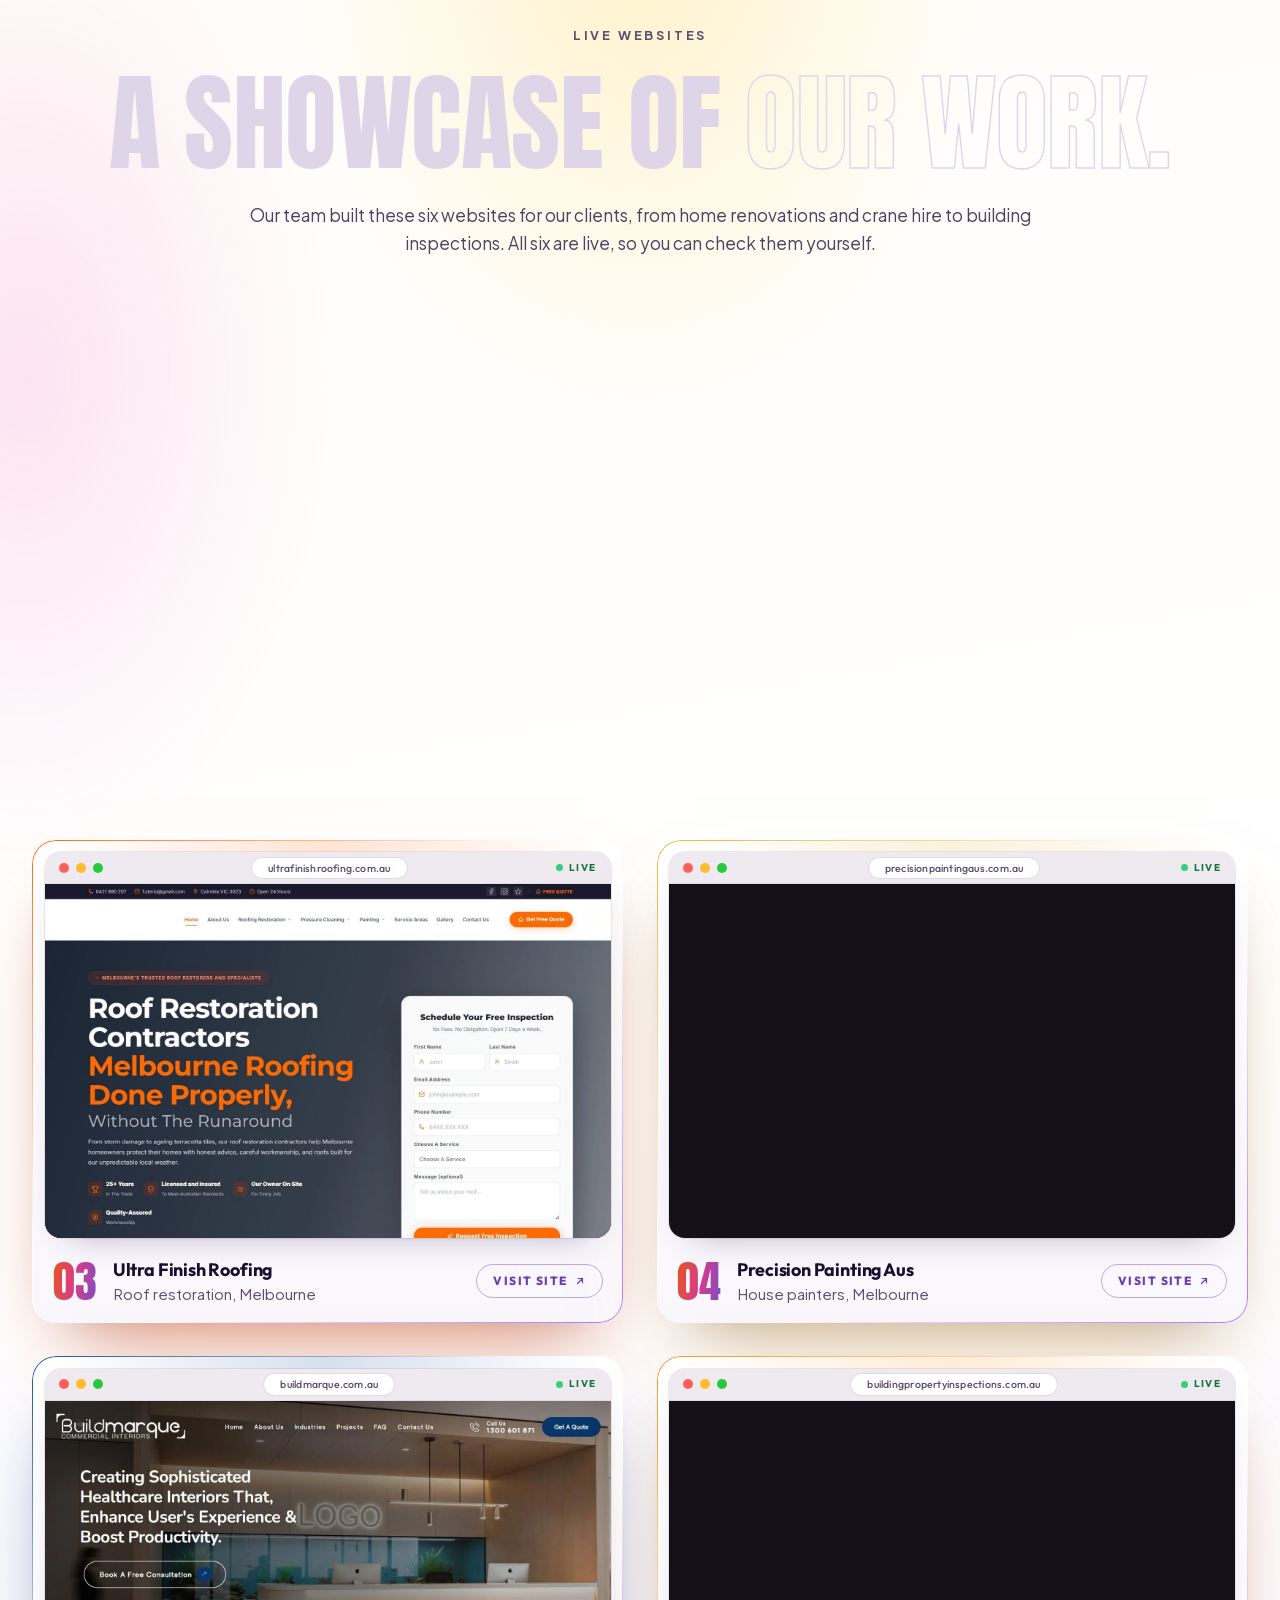
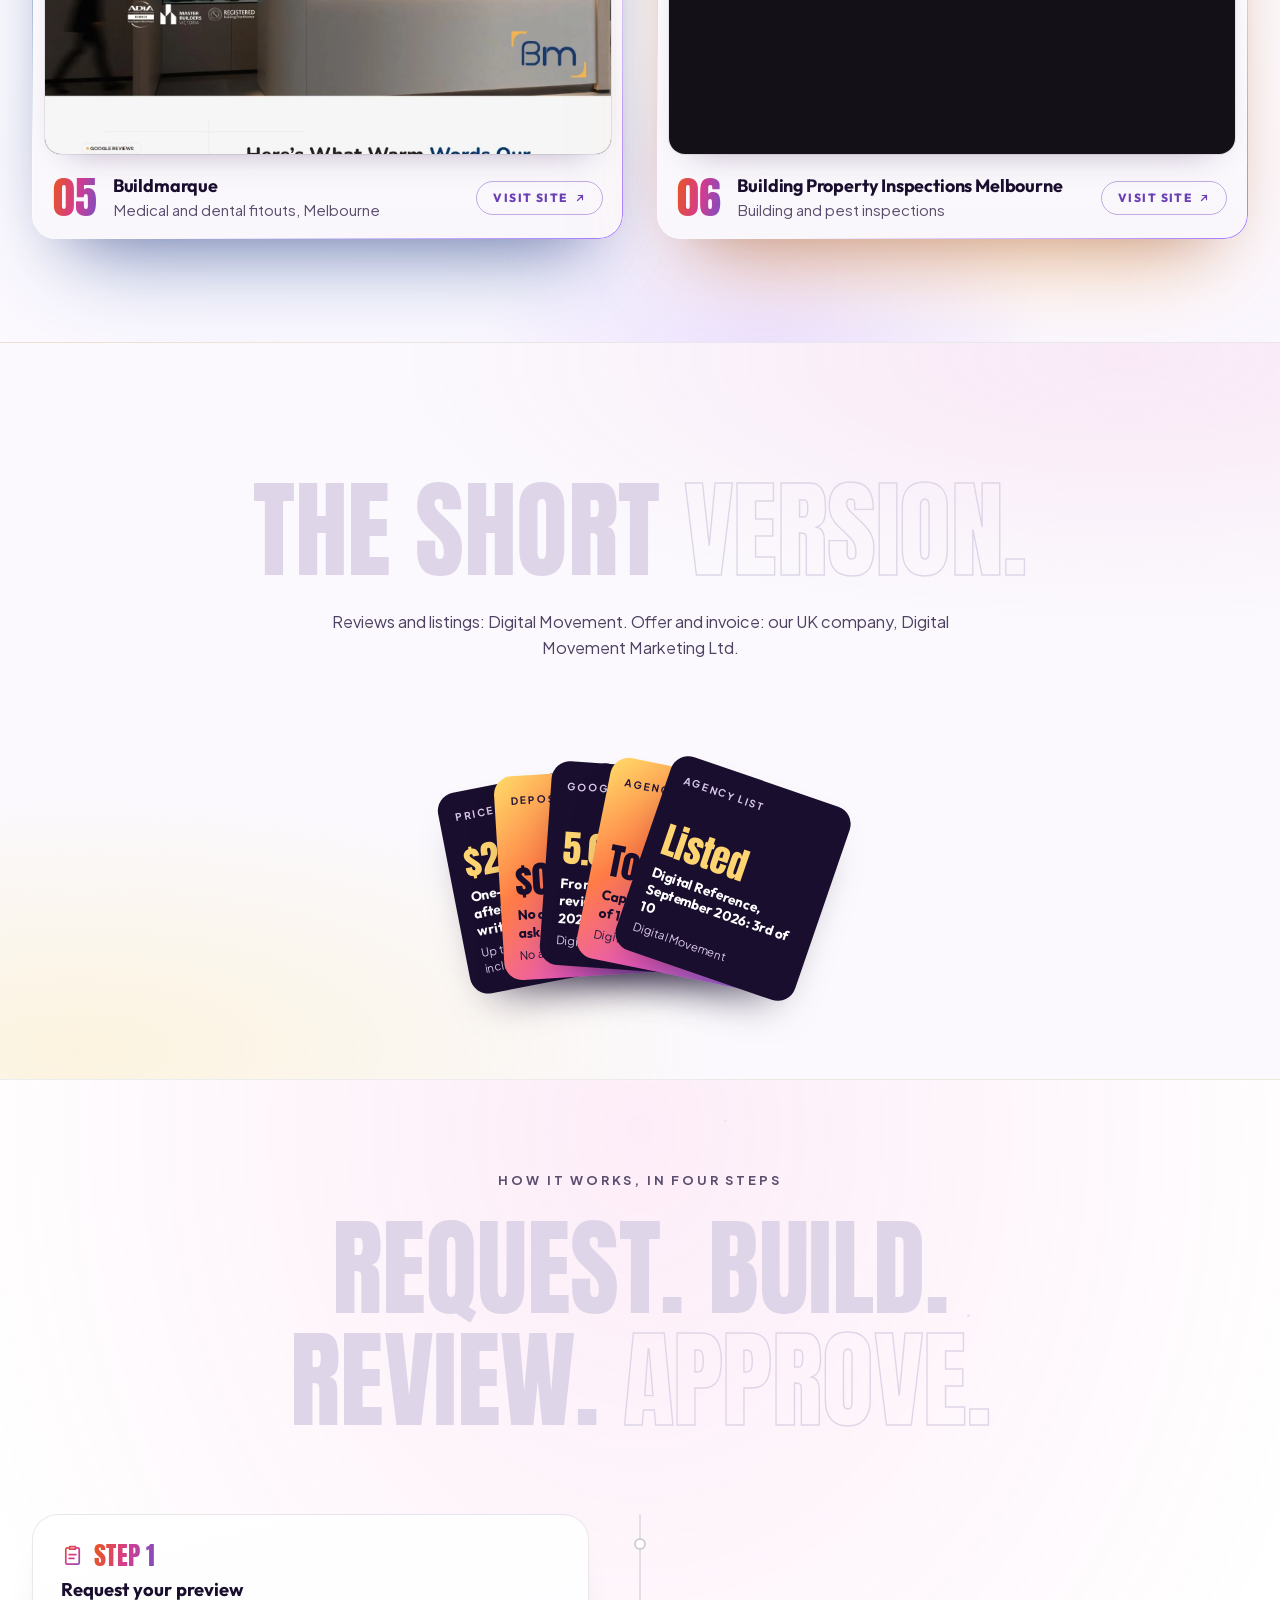
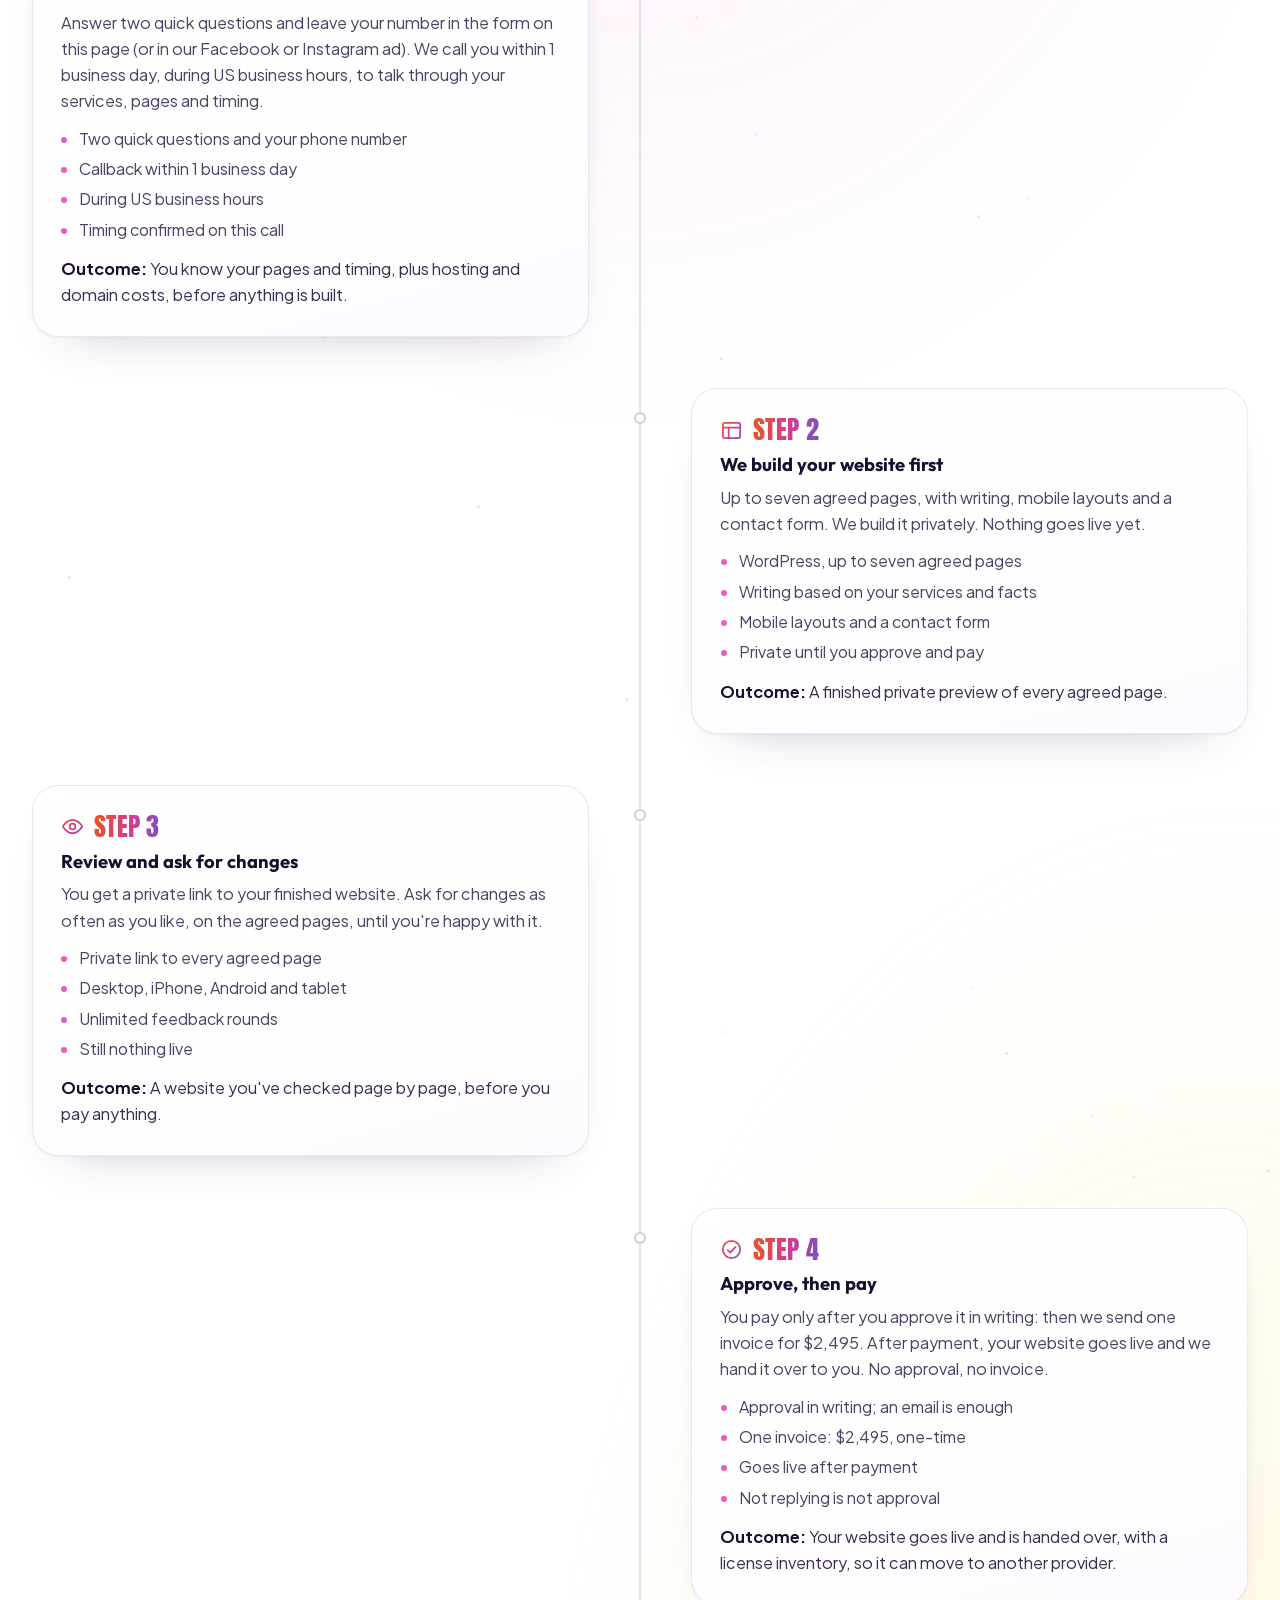
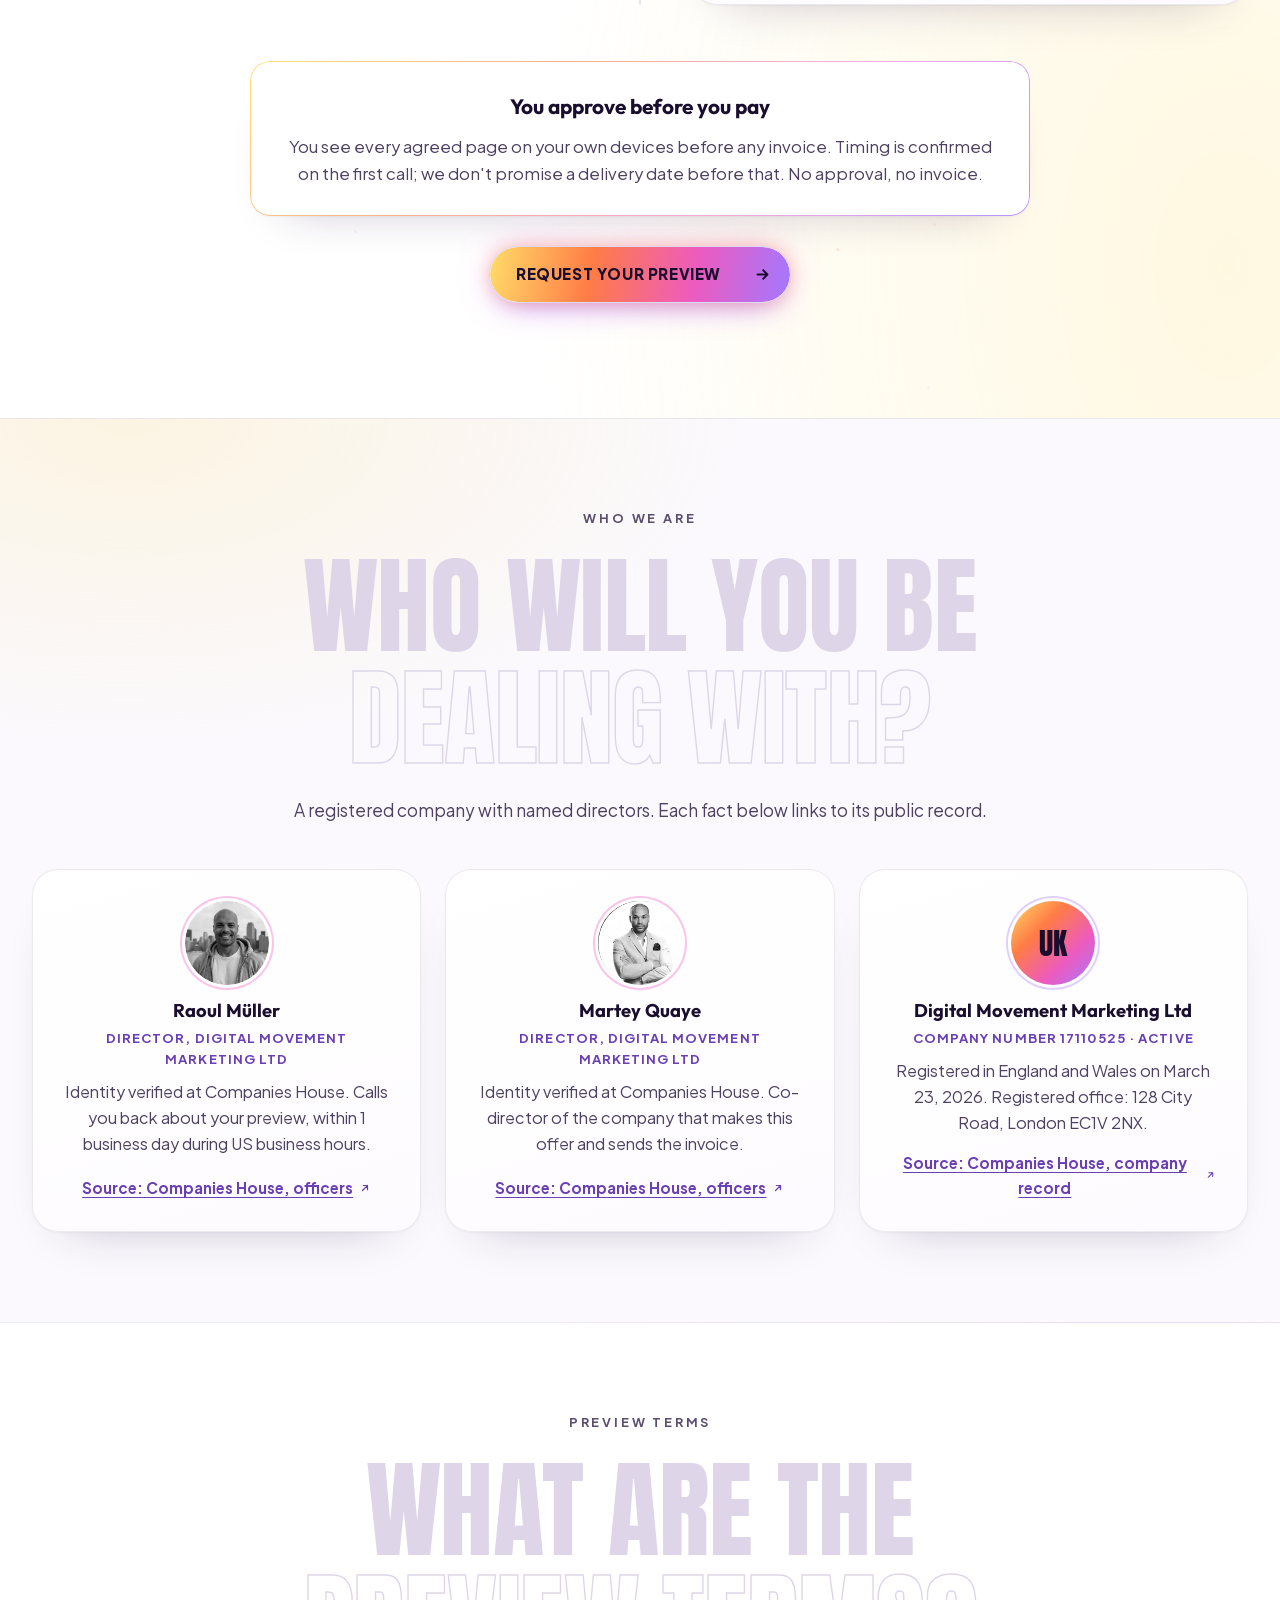
<file: v1-3-preview/index.html>
<!doctype html>
<!-- Digital Movement US · pay-after website landing page · v1.3 preview · 2026-10-20 · light-theme adaptation of dmtradies.com.au · change log: landing-page/README.md -->
<html lang="en-US">
<head>
<meta charset="utf-8">
<meta name="viewport" content="width=device-width, initial-scale=1">
<title>See your website before you pay | Digital Movement US</title>
<meta name="description" content="We build your WordPress website first. Unlimited feedback rounds on the agreed pages, and you pay $2,495 one-time only after you approve it. No deposit. No card.">
<meta name="robots" content="noindex, follow">
<link rel="canonical" href="https://us.digitalmovement.uk/">
<meta name="theme-color" content="#FFFFFF">
<link rel="icon" href="../assets/favicon.svg" type="image/svg+xml">
<link rel="icon" href="../assets/favicon-192.png" type="image/png" sizes="192x192">
<link rel="apple-touch-icon" href="../assets/favicon-192.png">
<link rel="preload" href="../assets/fonts/outfit-variable.woff2" as="font" type="font/woff2" crossorigin>
<link rel="preload" href="../assets/fonts/plus-jakarta-sans.woff2" as="font" type="font/woff2" crossorigin>
<link rel="preload" href="../assets/fonts/anton.woff2" as="font" type="font/woff2" crossorigin>
<meta property="og:type" content="website">
<meta property="og:site_name" content="Digital Movement US">
<meta property="og:locale" content="en_US">
<meta property="og:url" content="https://us.digitalmovement.uk/">
<meta property="og:title" content="See your website before you pay">
<meta property="og:description" content="We build your WordPress website first. You pay $2,495 one-time, only after you approve the private preview. No deposit. No card.">
<meta property="og:image" content="https://us.digitalmovement.uk/assets/og-us-websites-v1.1.jpg">
<meta property="og:image:secure_url" content="https://us.digitalmovement.uk/assets/og-us-websites-v1.1.jpg">
<meta property="og:image:type" content="image/jpeg">
<meta property="og:image:width" content="1200">
<meta property="og:image:height" content="630">
<meta property="og:image:alt" content="Digital Movement. See your website before you pay. $2,495 one-time, paid only after you approve it.">
<meta name="twitter:card" content="summary_large_image">
<meta name="twitter:title" content="See your website before you pay">
<meta name="twitter:description" content="We build your WordPress website first. You pay $2,495 one-time, only after you approve the private preview. No deposit. No card.">
<meta name="twitter:image" content="https://us.digitalmovement.uk/assets/og-us-websites-v1.1.jpg">
<meta name="twitter:image:alt" content="Digital Movement. See your website before you pay. $2,495 one-time, paid only after you approve it.">
<link rel="stylesheet" href="../assets/style-v1.3.css">
<script>document.documentElement.classList.add('js');</script>
<script type="application/ld+json">
{"@context":"https://schema.org","@graph":[
{"@type":"Organization","@id":"https://us.digitalmovement.uk/#org","name":"Digital Movement","legalName":"Digital Movement Marketing Ltd","url":"https://us.digitalmovement.uk/","logo":"https://us.digitalmovement.uk/assets/favicon-512.png","email":"office@digitalmovement.uk","telephone":"+44 7865 064463","identifier":{"@type":"PropertyValue","propertyID":"Companies House company number","value":"17110525"},"address":{"@type":"PostalAddress","streetAddress":"128 City Road","addressLocality":"London","postalCode":"EC1V 2NX","addressCountry":"GB"}},
{"@type":"FAQPage","mainEntity":[
{"@type":"Question","name":"Is there really no deposit?","acceptedAnswer":{"@type":"Answer","text":"Yes. There is no deposit and no card for the preview. The only invoice is the $2,495, and we send it after you approve your finished website in writing."}},
{"@type":"Question","name":"How many changes can I ask for?","acceptedAnswer":{"@type":"Answer","text":"As many as you like. Feedback rounds are unlimited on the agreed pages until you approve your website. New features or pages outside the agreed scope need their own quote."}},
{"@type":"Question","name":"What happens if I don't approve the preview?","acceptedAnswer":{"@type":"Answer","text":"Then you don't pay for the build. No approval, no invoice: we close the preview. Not replying doesn't count as approval. Your own material, such as your text, photos and domain, stays yours."}},
{"@type":"Question","name":"Who is this offer for?","acceptedAnswer":{"@type":"Answer","text":"Business owners and decision-makers in the United States who need a new website or a redesign of their current one. The form asks two quick questions to check the fit."}},
{"@type":"Question","name":"Who is behind Digital Movement?","acceptedAnswer":{"@type":"Answer","text":"Digital Movement is one team. The US offer is made and invoiced by our UK company, Digital Movement Marketing Ltd. Its directors are Raoul Müller and Martey Quaye, both identity-verified at Companies House."}},
{"@type":"Question","name":"Can I move my website to another provider later?","acceptedAnswer":{"@type":"Answer","text":"Yes. It's a WordPress website, so it can move to another provider. On payment, we transfer the custom work we own and can assign, with a license inventory. WordPress itself and third-party themes, plugins, fonts and images keep their own licenses, and the inventory lists them."}},
{"@type":"Question","name":"How long does it take?","acceptedAnswer":{"@type":"Answer","text":"We confirm the build timing on our first call, once we know your pages and what content you already have. We don't promise a delivery date before that."}}
]}
]}
</script>
</head>
<body class="home">
<a class="skip-link" href="#main">Skip to content</a>
<svg class="svg-defs" aria-hidden="true" focusable="false">
  <defs>
    <linearGradient id="usGd" gradientUnits="userSpaceOnUse" x1="2" y1="3" x2="22" y2="21"><stop offset="0" stop-color="#E8561F"/><stop offset=".52" stop-color="#D63C8E"/><stop offset="1" stop-color="#7A4FC4"/></linearGradient>
    <linearGradient id="dmtTopGrad" x1="0" y1="0" x2="1" y2="1"><stop offset="0" stop-color="#FFDC69"/><stop offset=".34" stop-color="#FF7C46"/><stop offset=".68" stop-color="#ED5BBF"/><stop offset="1" stop-color="#A378FF"/></linearGradient>
  </defs>
  <symbol id="i-arrow" viewBox="0 0 24 24"><path d="M5 12h14M13 6l6 6-6 6" fill="none" stroke="currentColor" stroke-width="2.6" stroke-linecap="round" stroke-linejoin="round"/></symbol>
  <symbol id="i-check" viewBox="0 0 24 24"><path d="M5 12.5l4.5 4.5L19 7.5"/></symbol>
  <symbol id="i-ext" viewBox="0 0 24 24"><path d="M7 17 17 7M8.5 7H17v8.5"/></symbol>
  <symbol id="i-up" viewBox="0 0 24 24"><path d="M12 19V5M6 11l6-6 6 6"/></symbol>
  <symbol id="i-phone" viewBox="0 0 24 24"><path d="M21.5 16.6v2.9a1.9 1.9 0 0 1-2.1 1.9 18.8 18.8 0 0 1-8.2-2.9 18.5 18.5 0 0 1-5.7-5.7A18.8 18.8 0 0 1 2.6 4.6 1.9 1.9 0 0 1 4.5 2.5h2.9a1.9 1.9 0 0 1 1.9 1.6c.1.9.4 1.8.7 2.6a1.9 1.9 0 0 1-.4 2L8.3 9.9a15.2 15.2 0 0 0 5.7 5.7l1.2-1.2a1.9 1.9 0 0 1 2-.4c.8.3 1.7.6 2.6.7a1.9 1.9 0 0 1 1.7 1.9z"/></symbol>
  <symbol id="i-mail" viewBox="0 0 24 24"><rect x="2.5" y="4.5" width="19" height="15" rx="2.5"/><path d="m3 7.5 9 6 9-6"/></symbol>
  <symbol id="i-clock" viewBox="0 0 24 24"><circle cx="12" cy="12" r="9"/><path d="M12 7.5V12l3 2"/></symbol>
  <symbol id="i-building" viewBox="0 0 24 24"><path d="M4 21V5.5A1.5 1.5 0 0 1 5.5 4h8A1.5 1.5 0 0 1 15 5.5V21M15 10h3.5a1.5 1.5 0 0 1 1.5 1.5V21M2.5 21h19M8 8h3M8 12h3M8 16h3"/></symbol>
  <symbol id="i-pin" viewBox="0 0 24 24"><path d="M12 21s-7-6.1-7-11.4a7 7 0 0 1 14 0C19 14.9 12 21 12 21z"/><circle cx="12" cy="9.6" r="2.6"/></symbol>
  <symbol id="i-desktop" viewBox="0 0 24 24"><rect x="2.5" y="4" width="19" height="12.5" rx="2"/><path d="M8.5 20.5h7M12 16.5v4"/></symbol>
  <symbol id="i-iphone" viewBox="0 0 24 24"><rect x="6.5" y="2.5" width="11" height="19" rx="2.6"/><path d="M10.5 5.3h3"/></symbol>
  <symbol id="i-android" viewBox="0 0 24 24"><rect x="6.5" y="2.5" width="11" height="19" rx="1.4"/><circle cx="12" cy="5.4" r=".8"/><path d="M10 18.6h4"/></symbol>
  <symbol id="i-tablet" viewBox="0 0 24 24"><rect x="3.5" y="3" width="17" height="18" rx="2.2"/><path d="M11 18.2h2"/></symbol>
  <symbol id="i-s1" viewBox="0 0 24 24"><path d="M8.5 4H6.5A1.5 1.5 0 0 0 5 5.5v14A1.5 1.5 0 0 0 6.5 21h11a1.5 1.5 0 0 0 1.5-1.5v-14A1.5 1.5 0 0 0 17.5 4h-2M9 2.8h6v2.6H9zM8.5 11h7M8.5 15h5"/></symbol>
  <symbol id="i-s2" viewBox="0 0 24 24"><rect x="3" y="4" width="18" height="16" rx="2"/><path d="M3 9h18M9 9v11"/></symbol>
  <symbol id="i-s3" viewBox="0 0 24 24"><path d="M2 12s3.6-7 10-7 10 7 10 7-3.6 7-10 7S2 12 2 12z"/><circle cx="12" cy="12" r="3"/></symbol>
  <symbol id="i-s4" viewBox="0 0 24 24"><circle cx="12" cy="12" r="9"/><path d="M8 12.5l2.7 2.7 5.3-5.7"/></symbol>
  <symbol id="i-ig" viewBox="0 0 24 24"><rect x="3.2" y="3.2" width="17.6" height="17.6" rx="5" fill="none" stroke="currentColor" stroke-width="2"/><circle cx="12" cy="12" r="4.1" fill="none" stroke="currentColor" stroke-width="2"/><circle cx="17.3" cy="6.7" r="1.25" fill="currentColor"/></symbol>
  <symbol id="i-fb" viewBox="0 0 24 24"><path fill="currentColor" d="M13.6 21.5v-8.2h2.8l.4-3.3h-3.2V7.9c0-.9.3-1.6 1.6-1.6h1.7V3.4c-.3 0-1.3-.1-2.5-.1-2.5 0-4.2 1.5-4.2 4.3V10H7.4v3.3h2.8v8.2h3.4z"/></symbol>
  <symbol id="i-star" viewBox="0 0 24 24"><path fill="currentColor" d="M12 2.8l2.75 5.86 6.43.74-4.78 4.37 1.3 6.34L12 16.9l-5.7 3.21 1.3-6.34L2.82 9.4l6.43-.74z"/></symbol>
  <symbol id="i-stars5" viewBox="0 0 120 24"><g fill="currentColor"><path d="M12 2.8l2.75 5.86 6.43.74-4.78 4.37 1.3 6.34L12 16.9l-5.7 3.21 1.3-6.34L2.82 9.4l6.43-.74z"/><path transform="translate(24 0)" d="M12 2.8l2.75 5.86 6.43.74-4.78 4.37 1.3 6.34L12 16.9l-5.7 3.21 1.3-6.34L2.82 9.4l6.43-.74z"/><path transform="translate(48 0)" d="M12 2.8l2.75 5.86 6.43.74-4.78 4.37 1.3 6.34L12 16.9l-5.7 3.21 1.3-6.34L2.82 9.4l6.43-.74z"/><path transform="translate(72 0)" d="M12 2.8l2.75 5.86 6.43.74-4.78 4.37 1.3 6.34L12 16.9l-5.7 3.21 1.3-6.34L2.82 9.4l6.43-.74z"/><path transform="translate(96 0)" d="M12 2.8l2.75 5.86 6.43.74-4.78 4.37 1.3 6.34L12 16.9l-5.7 3.21 1.3-6.34L2.82 9.4l6.43-.74z"/></g></symbol>
  <symbol id="i-g" viewBox="0 0 24 24"><path fill="#4285F4" d="M22.56 12.25c0-.78-.07-1.53-.2-2.25H12v4.26h5.92a5.06 5.06 0 0 1-2.2 3.32v2.76h3.56c2.08-1.92 3.28-4.74 3.28-8.09z"/><path fill="#34A853" d="M12 23c2.97 0 5.46-.98 7.28-2.66l-3.56-2.76c-.99.66-2.25 1.06-3.72 1.06-2.86 0-5.29-1.93-6.16-4.53H2.18v2.84A11 11 0 0 0 12 23z"/><path fill="#FBBC05" d="M5.84 14.11a6.6 6.6 0 0 1 0-4.22V7.05H2.18a11 11 0 0 0 0 9.9l3.66-2.84z"/><path fill="#EA4335" d="M12 5.38c1.62 0 3.06.56 4.21 1.64l3.15-3.15A10.6 10.6 0 0 0 12 1 11 11 0 0 0 2.18 7.05l3.66 2.84C6.71 7.31 9.14 5.38 12 5.38z"/></symbol>
</svg>

<div class="topbar">
  <div class="wrap topbar-in">
    <div class="topbar-l">
      <div class="topbar-social"><a href="https://www.instagram.com/digitalmovement_us/" target="_blank" rel="noopener" aria-label="Digital Movement US on Instagram"><svg viewBox="0 0 24 24" aria-hidden="true" focusable="false"><use href="#i-ig"/></svg></a><a href="https://www.facebook.com/profile.php?id=1459257597261170" target="_blank" rel="noopener" aria-label="Digital Movement US on Facebook"><svg viewBox="0 0 24 24" aria-hidden="true" focusable="false"><use href="#i-fb"/></svg></a></div>
      <a class="topbar-rating" href="#reviews"><svg class="stars5" viewBox="0 0 120 24" aria-hidden="true" focusable="false"><use href="#i-stars5"/></svg><b>5.0</b><span>on Google<span class="tr-long"> · 100 reviews</span></span></a>
      <span class="topbar-fact">UK company 17110525 · No deposit</span>
    </div>
    <div class="topbar-r">
      <a class="topbar-link topbar-call" href="tel:+447865064463" aria-label="Call our UK office at +44 7865 064463"><span class="topbar-ring" aria-hidden="true"><svg viewBox="0 0 24 24" focusable="false"><use href="#i-phone"/></svg></span><span>+44 7865 064463</span></a>
      <a class="topbar-link topbar-email" href="mailto:office@digitalmovement.uk"><svg viewBox="0 0 24 24" aria-hidden="true" focusable="false"><use href="#i-mail"/></svg><span>office@digitalmovement.uk</span></a>
    </div>
  </div>
</div>

<header class="site" id="siteHeader">
  <div class="wrap">
    <nav class="nav" aria-label="Main">
      <a class="brand" href="./" aria-label="Digital Movement, websites for US businesses">
        <img class="brand-logo" src="../assets/dm-logo-positive-crop-v1.3.svg" alt="Digital Movement" width="217" height="26">
        <span class="brand-by">Websites for US businesses</span>
      </a>
      <div class="nav-links" id="navLinks">
        <a href="#how">How it works</a><a href="#work">Our work</a><a href="#reviews">Reviews</a><a href="#faq">FAQ</a>
      </div>
      <div class="nav-right">
        <a class="btn btn--primary btn--sm nav-cta" href="#request">Request your preview<span class="btn-arrow" aria-hidden="true"><svg viewBox="0 0 24 24" focusable="false"><use href="#i-arrow"/></svg></span></a>
        <a class="call-mini" href="tel:+447865064463" aria-label="Call our UK office at +44 7865 064463"><svg viewBox="0 0 24 24" aria-hidden="true" focusable="false"><use href="#i-phone"/></svg></a>
        <button class="burger" id="burger" type="button" aria-label="Open menu" aria-expanded="false" aria-controls="drawer"><i></i><i></i><i></i></button>
      </div>
    </nav>
  </div>
  <span class="scroll-progress" aria-hidden="true"><i id="scrollProgress"></i></span>
</header>
<div class="drawer" id="drawer">
  <div class="drawer-panel">
    <a href="#how" class="dl">How it works <span>01</span></a><a href="#work" class="dl">Our work <span>02</span></a><a href="#reviews" class="dl">Reviews <span>03</span></a><a href="#faq" class="dl">FAQ <span>04</span></a>
    <div class="drawer-foot">
      <a class="btn btn--primary btn--block" href="#request"><span class="btn-label">Request your preview</span><span class="btn-arrow" aria-hidden="true"><svg viewBox="0 0 24 24" focusable="false"><use href="#i-arrow"/></svg></span></a>
      <p class="fine">Digital Movement Marketing Ltd · UK company 17110525</p>
    </div>
  </div>
</div>

<main id="main">
  <section class="hero" id="home" aria-labelledby="hero-title">
    <div class="aurora" aria-hidden="true"><span class="a1"></span><span class="a2"></span><span class="a3"></span><span class="a4"></span></div>
    <span class="sweep" aria-hidden="true"></span>
    <svg class="hero-waves" viewBox="0 0 1600 800" preserveAspectRatio="xMidYMid slice" aria-hidden="true" focusable="false"><defs><linearGradient id="hwG" x1="0" y1="0" x2="1" y2="0"><stop offset="0" stop-color="#FFDC69"/><stop offset=".34" stop-color="#FF7C46"/><stop offset=".68" stop-color="#ED5BBF"/><stop offset="1" stop-color="#A378FF"/></linearGradient></defs><g class="hw-base"><path d="M-100 513.5 L-50 526.4 L0 540.0 L50 553.6 L100 566.5 L150 578.0 L200 587.5 L250 594.6 L300 599.1 L350 600.9 L400 600.0 L450 596.9 L500 592.0 L550 585.7 L600 578.7 L650 571.6 L700 564.8 L750 558.9 L800 554.2 L850 550.8 L900 548.7 L950 547.8 L1000 547.7 L1050 548.1 L1100 548.6 L1150 548.6 L1200 547.7 L1250 545.5 L1300 541.8 L1350 536.5 L1400 529.7 L1450 521.5 L1500 512.5 L1550 503.2 L1600 494.0 L1650 485.7 L1700 478.9 L1750 474.2 L1800 471.9"/><path d="M-100 591.8 L-50 604.7 L0 616.1 L50 625.2 L100 631.6 L150 635.3 L200 636.1 L250 634.2 L300 629.9 L350 623.7 L400 616.2 L450 607.9 L500 599.5 L550 591.6 L600 584.4 L650 578.5 L700 573.9 L750 570.7 L800 568.6 L850 567.4 L900 566.7 L950 566.1 L1000 565.1 L1050 563.2 L1100 560.2 L1150 555.8 L1200 550.1 L1250 543.0 L1300 534.9 L1350 526.2 L1400 517.5 L1450 509.2 L1500 502.1 L1550 496.8 L1600 493.8 L1650 493.4 L1700 495.9 L1750 501.4 L1800 509.8"/><path d="M-100 666.1 L-50 671.7 L0 674.2 L50 673.7 L100 670.3 L150 664.5 L200 656.8 L250 647.7 L300 637.8 L350 627.9 L400 618.4 L450 609.8 L500 602.4 L550 596.4 L600 591.7 L650 588.3 L700 585.8 L750 583.9 L800 582.1 L850 579.9 L900 577.1 L950 573.3 L1000 568.3 L1050 562.1 L1100 554.9 L1150 547.0 L1200 538.7 L1250 530.7 L1300 523.5 L1350 517.8 L1400 514.0 L1450 512.8 L1500 514.4 L1550 519.0 L1600 526.7 L1650 537.1 L1700 550.0 L1750 564.7 L1800 580.7"/><path d="M-100 713.3 L-50 708.3 L0 700.7 L50 691.1 L100 680.2 L150 668.5 L200 656.8 L250 645.5 L300 635.3 L350 626.3 L400 618.7 L450 612.6 L500 607.7 L550 603.8 L600 600.6 L650 597.6 L700 594.3 L750 590.6 L800 586.0 L850 580.4 L900 573.9 L950 566.7 L1000 559.0 L1050 551.3 L1100 544.1 L1150 538.0 L1200 533.7 L1250 531.6 L1300 532.2 L1350 535.8 L1400 542.4 L1450 552.2 L1500 564.6 L1550 579.4 L1600 596.0 L1650 613.5 L1700 631.3 L1750 648.4 L1800 664.3"/><path d="M-100 726.4 L-50 713.5 L0 699.9 L50 686.3 L100 673.3 L150 661.2 L200 650.6 L250 641.4 L300 633.8 L350 627.5 L400 622.3 L450 617.8 L500 613.6 L550 609.4 L600 604.8 L650 599.5 L700 593.5 L750 586.9 L800 579.7 L850 572.3 L900 565.2 L950 558.9 L1000 554.0 L1050 551.1 L1100 550.6 L1150 553.0 L1200 558.5 L1250 567.1 L1300 578.7 L1350 593.0 L1400 609.5 L1450 627.5 L1500 646.3 L1550 665.1 L1600 683.0 L1650 699.3 L1700 713.4 L1750 724.7 L1800 733.1"/><path d="M-100 716.2 L-50 701.4 L0 687.7 L50 675.5 L100 664.8 L150 655.8 L200 648.2 L250 641.8 L300 636.3 L350 631.2 L400 626.1 L450 620.8 L500 615.1 L550 608.8 L600 602.1 L650 595.1 L700 588.2 L750 581.8 L800 576.5 L850 572.9 L900 571.3 L950 572.4 L1000 576.5 L1050 583.7 L1100 594.0 L1150 607.2 L1200 623.0 L1250 640.8 L1300 660.0 L1350 679.6 L1400 698.9 L1450 717.1 L1500 733.4 L1550 747.3 L1600 758.1 L1650 765.8 L1700 770.1 L1750 771.2 L1800 769.3"/><path d="M-100 700.8 L-50 689.0 L0 678.8 L50 670.3 L100 663.0 L150 656.6 L200 650.8 L250 645.2 L300 639.6 L350 633.6 L400 627.4 L450 620.8 L500 614.2 L550 607.9 L600 602.4 L650 598.2 L700 595.7 L750 595.5 L800 598.1 L850 603.7 L900 612.4 L950 624.1 L1000 638.7 L1050 655.6 L1100 674.3 L1150 694.1 L1200 714.0 L1250 733.4 L1300 751.3 L1350 767.1 L1400 780.1 L1450 789.9 L1500 796.3 L1550 799.3 L1600 798.9 L1650 795.7 L1700 790.0 L1750 782.4 L1800 773.7"/><path d="M-100 693.6 L-50 685.8 L0 679.1 L50 673.1 L100 667.3 L150 661.7 L200 655.9 L250 649.9 L300 643.8 L350 637.9 L400 632.4 L450 627.9 L500 624.8 L550 623.6 L600 624.7 L650 628.7 L700 635.6 L750 645.6 L800 658.4 L850 674.0 L900 691.6 L950 710.7 L1000 730.6 L1050 750.4 L1100 769.2 L1150 786.2 L1200 800.8 L1250 812.4 L1300 820.6 L1350 825.2 L1400 826.3 L1450 824.0 L1500 818.8 L1550 811.2 L1600 801.8 L1650 791.4 L1700 780.6 L1750 770.0 L1800 760.0"/><path d="M-100 697.9 L-50 692.6 L0 687.4 L50 682.2 L100 676.9 L150 671.6 L200 666.6 L250 662.3 L300 658.9 L350 657.1 L400 657.2 L450 659.7 L500 664.9 L550 673.0 L600 684.0 L650 697.7 L700 713.8 L750 731.7 L800 750.8 L850 770.2 L900 789.2 L950 806.9 L1000 822.4 L1050 835.3 L1100 844.8 L1150 850.7 L1200 853.0 L1250 851.5 L1300 846.8 L1350 839.1 L1400 829.2 L1450 817.7 L1500 805.3 L1550 792.7 L1600 780.5 L1650 769.3 L1700 759.3 L1750 750.9 L1800 744.0"/></g><g class="hw-pulse"><path class="p0" d="M-100 513.5 L-50 526.4 L0 540.0 L50 553.6 L100 566.5 L150 578.0 L200 587.5 L250 594.6 L300 599.1 L350 600.9 L400 600.0 L450 596.9 L500 592.0 L550 585.7 L600 578.7 L650 571.6 L700 564.8 L750 558.9 L800 554.2 L850 550.8 L900 548.7 L950 547.8 L1000 547.7 L1050 548.1 L1100 548.6 L1150 548.6 L1200 547.7 L1250 545.5 L1300 541.8 L1350 536.5 L1400 529.7 L1450 521.5 L1500 512.5 L1550 503.2 L1600 494.0 L1650 485.7 L1700 478.9 L1750 474.2 L1800 471.9" style="animation-delay:-0.0s"/><path class="p2" d="M-100 666.1 L-50 671.7 L0 674.2 L50 673.7 L100 670.3 L150 664.5 L200 656.8 L250 647.7 L300 637.8 L350 627.9 L400 618.4 L450 609.8 L500 602.4 L550 596.4 L600 591.7 L650 588.3 L700 585.8 L750 583.9 L800 582.1 L850 579.9 L900 577.1 L950 573.3 L1000 568.3 L1050 562.1 L1100 554.9 L1150 547.0 L1200 538.7 L1250 530.7 L1300 523.5 L1350 517.8 L1400 514.0 L1450 512.8 L1500 514.4 L1550 519.0 L1600 526.7 L1650 537.1 L1700 550.0 L1750 564.7 L1800 580.7" style="animation-delay:-3.8s"/><path class="p1" d="M-100 726.4 L-50 713.5 L0 699.9 L50 686.3 L100 673.3 L150 661.2 L200 650.6 L250 641.4 L300 633.8 L350 627.5 L400 622.3 L450 617.8 L500 613.6 L550 609.4 L600 604.8 L650 599.5 L700 593.5 L750 586.9 L800 579.7 L850 572.3 L900 565.2 L950 558.9 L1000 554.0 L1050 551.1 L1100 550.6 L1150 553.0 L1200 558.5 L1250 567.1 L1300 578.7 L1350 593.0 L1400 609.5 L1450 627.5 L1500 646.3 L1550 665.1 L1600 683.0 L1650 699.3 L1700 713.4 L1750 724.7 L1800 733.1" style="animation-delay:-7.6s"/><path class="p0" d="M-100 700.8 L-50 689.0 L0 678.8 L50 670.3 L100 663.0 L150 656.6 L200 650.8 L250 645.2 L300 639.6 L350 633.6 L400 627.4 L450 620.8 L500 614.2 L550 607.9 L600 602.4 L650 598.2 L700 595.7 L750 595.5 L800 598.1 L850 603.7 L900 612.4 L950 624.1 L1000 638.7 L1050 655.6 L1100 674.3 L1150 694.1 L1200 714.0 L1250 733.4 L1300 751.3 L1350 767.1 L1400 780.1 L1450 789.9 L1500 796.3 L1550 799.3 L1600 798.9 L1650 795.7 L1700 790.0 L1750 782.4 L1800 773.7" style="animation-delay:-11.4s"/><path class="p2" d="M-100 697.9 L-50 692.6 L0 687.4 L50 682.2 L100 676.9 L150 671.6 L200 666.6 L250 662.3 L300 658.9 L350 657.1 L400 657.2 L450 659.7 L500 664.9 L550 673.0 L600 684.0 L650 697.7 L700 713.8 L750 731.7 L800 750.8 L850 770.2 L900 789.2 L950 806.9 L1000 822.4 L1050 835.3 L1100 844.8 L1150 850.7 L1200 853.0 L1250 851.5 L1300 846.8 L1350 839.1 L1400 829.2 L1450 817.7 L1500 805.3 L1550 792.7 L1600 780.5 L1650 769.3 L1700 759.3 L1750 750.9 L1800 744.0" style="animation-delay:-15.2s"/></g></svg>
    <span class="stars" aria-hidden="true"></span>
    <span class="stars2" aria-hidden="true"></span>
    <div class="wrap">
      <div class="hero-inner">
        <div class="hero-copy rv">
          <p class="eyebrow">Websites for US businesses</p>
          <h1 id="hero-title"><span class="h-solid">See your website <em>before you pay</em>.</span></h1>
          <p class="hero-sub">We build your WordPress website first. You review every agreed page in a private preview, ask for changes as often as you like, and pay $2,495 one-time only after you approve it. No deposit. No card.</p>
          <div class="found-on">
            <span class="fo-label">Preview it on:</span>
            <ul class="fo-list">
              <li><svg viewBox="0 0 24 24" aria-hidden="true" focusable="false"><use href="#i-desktop"/></svg>Desktop</li>
              <li><svg viewBox="0 0 24 24" aria-hidden="true" focusable="false"><use href="#i-iphone"/></svg>iPhone</li>
              <li><svg viewBox="0 0 24 24" aria-hidden="true" focusable="false"><use href="#i-android"/></svg>Android</li>
              <li><svg viewBox="0 0 24 24" aria-hidden="true" focusable="false"><use href="#i-tablet"/></svg>Tablet</li>
            </ul>
          </div>
        </div>

        <div class="hero-form lead rv" id="request" data-prefix="h-" data-source="hero">
          <div class="hf-head">
            <div class="hf-top">
              <span class="hf-tag"><i aria-hidden="true"></i>Callback within 1 business day</span>
              <a class="hf-rating" href="#reviews" aria-label="5.0 stars from 100 Google reviews"><svg class="stars5" viewBox="0 0 120 24" aria-hidden="true" focusable="false"><use href="#i-stars5"/></svg><b>5.0</b><span class="hf-count">100 Google reviews</span></a>
            </div>
            <h2 id="h-title">Request your preview</h2>
            <p>Answer two quick questions, leave your phone number, and Raoul will call you back to talk through services, pages and timing.</p>
          </div>
          <form id="h-form" novalidate aria-labelledby="h-title" data-endpoint="https://api.hsforms.com/submissions/v3/integration/submit/149472643/441b02d8-30a7-4d1b-91f3-981f87f298b0">
            <fieldset class="q" id="h-q-owner">
              <legend>Are you the owner or a decision-maker of the business?</legend>
              <div class="pills">
                <label><input type="radio" name="owner" value="yes" required><span>Yes</span></label>
                <label><input type="radio" name="owner" value="no"><span>No</span></label>
              </div>
            </fieldset>
            <fieldset class="q" id="h-q-budget">
              <legend>$2,495 one-time, paid only after you approve it. Does that fit your budget?</legend>
              <div class="pills">
                <label><input type="radio" name="budget" value="yes" required><span>Yes</span></label>
                <label><input type="radio" name="budget" value="no"><span>No</span></label>
              </div>
            </fieldset>
            <p class="field-error q-error" id="h-q-error" hidden>Please answer both questions.</p>
            <div class="fields" id="h-fields">
              <div class="grid-2">
                <div class="field">
                  <label for="h-name">Full name</label>
                  <input id="h-name" name="name" type="text" autocomplete="name" required aria-describedby="h-e-name" placeholder="Jane Smith">
                  <p class="field-error" id="h-e-name" hidden>Please enter your name.</p>
                </div>
                <div class="field">
                  <label for="h-phone">Phone</label>
                  <input id="h-phone" name="phone" type="tel" inputmode="tel" autocomplete="tel" required aria-describedby="h-e-phone" placeholder="(555) 123-4567">
                  <p class="field-error" id="h-e-phone" hidden>Please enter a phone number with area code.</p>
                </div>
                <div class="field">
                  <label for="h-email">Email</label>
                  <input id="h-email" name="email" type="email" autocomplete="email" required aria-describedby="h-e-email" placeholder="jane@yourbusiness.com">
                  <p class="field-error" id="h-e-email" hidden>Please enter a valid email address.</p>
                </div>
                <div class="field">
                  <label for="h-company">Business name</label>
                  <input id="h-company" name="company" type="text" autocomplete="organization" required aria-describedby="h-e-company" placeholder="Smith Plumbing">
                  <p class="field-error" id="h-e-company" hidden>Please enter your business name.</p>
                </div>
              </div>
              <div class="hp" aria-hidden="true">
                <label for="h-website">Leave this field empty</label>
                <input id="h-website" name="company_website" type="text" tabindex="-1" autocomplete="off">
              </div>
              <div class="consent">
                <input id="h-consent" name="consent" type="checkbox" required aria-describedby="h-e-consent">
                <p class="consent-text"><label for="h-consent"><strong>I agree to calls and texts about my request.</strong> Digital Movement may call or text you at this number about your website request. Message and data rates may apply. Text STOP to stop. Consent is not required to buy anything.</label> <a href="privacy/">Privacy notice</a></p>
                <p class="field-error" id="h-e-consent" hidden>Please tick the box so we may call you back.</p>
              </div>
              <button class="btn btn--primary btn--block" type="submit" id="h-submit"><span class="btn-label">Request my preview</span><span class="btn-arrow" aria-hidden="true"><svg viewBox="0 0 24 24" focusable="false"><use href="#i-arrow"/></svg></span></button>
              <p class="reassure"><span class="lock" aria-hidden="true"><svg viewBox="0 0 24 24" focusable="false"><use href="#i-check"/></svg></span>Unlimited feedback rounds. You pay only when you approve.</p>
              <p class="form-fine">No deposit, no card. You pay $2,495, one-time, only after you approve your website in writing.</p>
            </div>
            <div class="form-state" id="h-state-no" hidden tabindex="-1">
              <h3>Thanks for checking</h3>
              <p>This offer is for business owners and decision-makers, at $2,495 paid after approval. If that changes, you're welcome back anytime.</p>
              <button class="link-btn" type="button" id="h-restart">Change my answers</button>
            </div>
            <p class="form-alert" id="h-alert" role="alert" hidden></p>
            <noscript><p class="form-alert">This form needs JavaScript. Call <a href="tel:+447865064463">+44 7865 064463</a> or email <a href="mailto:office@digitalmovement.uk">office@digitalmovement.uk</a>.</p></noscript>
          </form>
          <div class="form-state form-done" id="h-state-done" hidden tabindex="-1">
            <span class="ok-ic" aria-hidden="true"><svg viewBox="0 0 24 24" focusable="false"><use href="#i-check"/></svg></span>
            <h3>Thanks! We'll call you within 1 business day</h3>
            <p>We'll call or text you during US business hours to talk through your services, pages and timing. This request doesn't order a website or cost anything.</p>
          </div>
        </div>

        <div class="hero-proof rv">
          <ul class="hero-checks" aria-label="Our guarantees">
            <li><span class="hc-ic" aria-hidden="true"><svg viewBox="0 0 24 24" focusable="false"><use href="#i-check"/></svg></span><span><strong>Unlimited feedback rounds</strong> on the agreed pages, until you approve</span></li>
            <li><span class="hc-ic" aria-hidden="true"><svg viewBox="0 0 24 24" focusable="false"><use href="#i-check"/></svg></span><span><strong>Payment only when you approve.</strong> No approval, no invoice</span></li>
          </ul>
          <div class="hero-awards">
            <a class="dmt-badge" href="https://www.digitalreference.co/insights/marketing-professionals/best-digital-marketing-agencies-companies-in-australia" target="_blank" rel="noopener" aria-label="Digital Movement, listed 3rd of 10 by Digital Reference, September 2026. Opens the list.">
              <span class="dmt-badge-in"><span class="db-org">Digital Reference</span><span class="db-year">2026</span><span class="db-title">Listed 3rd of&nbsp;10</span><span class="db-sub">Digital Movement · September 2026</span></span>
            </a>
            <a class="g-rating-card" href="https://www.google.com/maps/place/?q=place_id:ChIJuTdQJjZp1moR_AEpV_uVCp8" target="_blank" rel="noopener" aria-label="Google rating 5.0 out of 5 from 100 reviews. Opens the Digital Movement profile on Google Maps.">
              <span class="grc-g" aria-hidden="true"><svg viewBox="0 0 24 24" focusable="false"><use href="#i-g"/></svg></span>
              <span class="grc-body"><span class="grc-label">Google rating</span><span class="grc-score"><b>5.0</b><svg class="grc-stars" viewBox="0 0 120 24" aria-hidden="true" focusable="false"><use href="#i-stars5"/></svg></span><span class="grc-count">Based on 100 reviews</span></span>
            </a>
          </div>
          <div class="hero-byline">
            <img src="../assets/raoul-160-v1.2.webp" alt="Raoul Müller" width="52" height="52">
            <p><strong>Raoul Müller</strong>, director of Digital Movement Marketing Ltd, calls you back within 1 business day, during US business hours.</p>
          </div>
        </div>
      </div>
    </div>
  </section>

  <section class="statement" aria-labelledby="st-title">
    <div class="wrap">
      <div class="st-grid">
        <h2 class="st-head rv lit" id="st-title"><span><i><span class="w">Facts</span> <span class="w">you</span> <span class="w">can</span></i></span> <span><i class="accent"><span class="w">check.</span></i></span></h2>
        <ul class="awards rv awards--stats">
          <li>
            <a class="awards-link" href="https://capedigital.com.au/post/top-10-digital-marketing-agency-in-australia" target="_blank" rel="noopener">
              <p class="aw-stat"><span>Top 10</span></p>
              <h3 class="aw-title">Cape Digital: Top 10 agencies in Australia, 2026</h3>
              <p class="aw-meta">Digital Movement, 7th of 10</p>
            </a>
          </li>
          <li>
            <a class="awards-link" href="https://www.digitalreference.co/insights/marketing-professionals/best-digital-marketing-agencies-companies-in-australia" target="_blank" rel="noopener">
              <p class="aw-stat"><span>Listed</span></p>
              <h3 class="aw-title">Digital Reference: agencies in Australia, 2026</h3>
              <p class="aw-meta">Digital Movement, 3rd of 10</p>
            </a>
          </li>
          <li>
            <a class="awards-link" href="https://www.google.com/maps/place/?q=place_id:ChIJuTdQJjZp1moR_AEpV_uVCp8" target="_blank" rel="noopener">
              <p class="aw-stat"><span>5.0</span><svg viewBox="0 0 24 24" aria-hidden="true" focusable="false"><use href="#i-star"/></svg></p>
              <h3 class="aw-title">Google rating from 100 reviews, as of Oct. 19, 2026</h3>
              <p class="aw-meta">Digital Movement on Google</p>
            </a>
          </li>
          <li>
            <a class="awards-link" href="#terms">
              <p class="aw-stat"><span>$0</span></p>
              <h3 class="aw-title">No deposit, no card. You pay only after you approve.</h3>
              <p class="aw-meta">Offer by Digital Movement Marketing Ltd</p>
            </a>
          </li>
        </ul>
      </div>
    </div>
  </section>

  <section class="vals cw" id="offer" aria-labelledby="offer-title">
    <div class="wrap">
      <div class="sec-head"><h2 class="lit" id="offer-title"><span class="w">We</span> <span class="w">build</span> <span class="w">first.</span> <span class="w">You</span> <span class="w">pay</span> <span class="w">only</span> <span class="outline"><span class="w">when</span> <span class="w">you</span> <span class="w">approve.</span></span></h2></div>
      <div class="cw-copy rv">
        <p>We build your WordPress website first. You review every agreed page in a private preview and ask for changes as often as you like. When you approve it in writing (an email is enough), you get one invoice for $2,495. No deposit. No card.</p>
        <p>No approval, no invoice. Not replying is not approval. Nothing goes live until you approve and pay. Then we hand the website over, transferring the custom work we own and can assign, with a license inventory, so it can move to another provider.</p>
        <p>The offer is made and invoiced by Digital Movement Marketing Ltd, a UK company. Its directors, Raoul Müller and Martey Quaye, are identity-verified at Companies House.</p>
      </div>
      <p class="cw-cta rv"><a class="btn btn--primary" href="#request">Request your preview<span class="btn-arrow" aria-hidden="true"><svg viewBox="0 0 24 24" focusable="false"><use href="#i-arrow"/></svg></span></a></p>
    </div>
  </section>

  <section class="reviews" id="reviews" aria-labelledby="rev-title">
    <div class="wrap">
      <div class="sec-head">
        <h2 class="lit" id="rev-title"><span class="w">What</span> <span class="w">our</span> <span class="outline"><span class="w">clients</span> <span class="w">say.</span></span></h2>
        <a class="rv-badge" href="https://www.google.com/maps/place/?q=place_id:ChIJuTdQJjZp1moR_AEpV_uVCp8" target="_blank" rel="noopener"><svg viewBox="0 0 24 24" aria-hidden="true" focusable="false"><use href="#i-g"/></svg><b>5.0</b> · 100 Google reviews</a>
        <p class="sec-sub disclose rv">These reviews are on the Google profile of Digital Movement. Each quote is copied word for word from the review, "…" marks where we shortened it, and each review describes that client's own experience. Rating and review count read on Google on October 19, 2026. The US offer is made by our UK company, Digital Movement Marketing Ltd.</p>
      </div>
      <ul class="rv-grid" id="rvGrid">
        <li class="rv-card rv"><figure class="review"><div class="rv-card-top"><span class="rv-stars" role="img" aria-label="5 out of 5 stars"><svg viewBox="0 0 120 24" aria-hidden="true" focusable="false"><use href="#i-stars5"/></svg></span><span class="rv-g" aria-hidden="true"><svg viewBox="0 0 24 24" focusable="false"><use href="#i-g"/></svg></span></div>
          <blockquote>Digital Movement have been amazing to work with. Dean and the team built me a great website … The team is easy to talk to, quick to respond and they explain everything in plain English. …</blockquote>
          <figcaption><strong>Beth Sorensen</strong><span>Google review · Aug 2025 · <a href="#cite-1">[1]</a></span></figcaption></figure></li>
        <li class="rv-card rv"><figure class="review"><div class="rv-card-top"><span class="rv-stars" role="img" aria-label="5 out of 5 stars"><svg viewBox="0 0 120 24" aria-hidden="true" focusable="false"><use href="#i-stars5"/></svg></span><span class="rv-g" aria-hidden="true"><svg viewBox="0 0 24 24" focusable="false"><use href="#i-g"/></svg></span></div>
          <blockquote>Stuart, Dean and the crew have been excellent in creating a complete redesign of a new website for my business … They have always been very responsive in communication and have been great to work with. Highly recommend!</blockquote>
          <figcaption><strong>Matthew Kang</strong><span>Google review · Jul 2025 · <a href="#cite-2">[2]</a></span></figcaption></figure></li>
        <li class="rv-card rv"><figure class="review"><div class="rv-card-top"><span class="rv-stars" role="img" aria-label="5 out of 5 stars"><svg viewBox="0 0 120 24" aria-hidden="true" focusable="false"><use href="#i-stars5"/></svg></span><span class="rv-g" aria-hidden="true"><svg viewBox="0 0 24 24" focusable="false"><use href="#i-g"/></svg></span></div>
          <blockquote>Stuart and the team at Digital Movement have been exceptional. … their communication is prompt, updates are clear, and their understanding of my goals is spot on. They don't just build websites—they bring your vision to life. …</blockquote>
          <figcaption><strong>Eddie Hanger</strong><span>Google review · May 2025 · <a href="#cite-3">[3]</a></span></figcaption></figure></li>
        <li class="rv-card rv"><figure class="review"><div class="rv-card-top"><span class="rv-stars" role="img" aria-label="5 out of 5 stars"><svg viewBox="0 0 120 24" aria-hidden="true" focusable="false"><use href="#i-stars5"/></svg></span><span class="rv-g" aria-hidden="true"><svg viewBox="0 0 24 24" focusable="false"><use href="#i-g"/></svg></span></div>
          <blockquote>The team at Digital Movement has been absolutely fantastic in creating my shiny new website for Willow Branch Photography, and I couldn't be happier with the redesign and development! They kept me updated along the way and obliged my requests for features and changes, and overall I've had a wonderful experience with them. …</blockquote>
          <figcaption><strong>Malin Burnand</strong><span>Google review · Oct 2024 · <a href="#cite-4">[4]</a></span></figcaption></figure></li>
        <li class="rv-card rv"><figure class="review"><div class="rv-card-top"><span class="rv-stars" role="img" aria-label="5 out of 5 stars"><svg viewBox="0 0 120 24" aria-hidden="true" focusable="false"><use href="#i-stars5"/></svg></span><span class="rv-g" aria-hidden="true"><svg viewBox="0 0 24 24" focusable="false"><use href="#i-g"/></svg></span></div>
          <blockquote>Digital Movement built my new website designed with SEO intent. I found the team to be highly supportive to adopt my suggestions, I was pleased to find the invisaged look of the overall image I was seeking was captured from the very first draft. …</blockquote>
          <figcaption><strong>Brent Thomas</strong><span>Google review · Feb 2023 · <a href="#cite-5">[5]</a></span></figcaption></figure></li>
        <li class="rv-card rv"><figure class="review"><div class="rv-card-top"><span class="rv-stars" role="img" aria-label="5 out of 5 stars"><svg viewBox="0 0 120 24" aria-hidden="true" focusable="false"><use href="#i-stars5"/></svg></span><span class="rv-g" aria-hidden="true"><svg viewBox="0 0 24 24" focusable="false"><use href="#i-g"/></svg></span></div>
          <blockquote>Wanted to take a moment to thank the team for going the extra mile with my new website! It wasn't until I spoke with Ross that I understood why my previous Wix website wasn't bringing me in any work and already their new WordPress site is! …</blockquote>
          <figcaption><strong>reece cox</strong><span>Google review · Nov 2022 · <a href="#cite-6">[6]</a></span></figcaption></figure></li>
        <li class="rv-card rv"><figure class="review"><div class="rv-card-top"><span class="rv-stars" role="img" aria-label="5 out of 5 stars"><svg viewBox="0 0 120 24" aria-hidden="true" focusable="false"><use href="#i-stars5"/></svg></span><span class="rv-g" aria-hidden="true"><svg viewBox="0 0 24 24" focusable="false"><use href="#i-g"/></svg></span></div>
          <blockquote>I would like to say that the whole team at digital movement have done an outstanding job from start to finish designing and developing the website for my new business. The communication between us was fast, clear and the guys were able to suggest edits amongst other things that have given the website that modern, fresh and vibrant look I was after. …</blockquote>
          <figcaption><strong>Aleksandra Thomas</strong><span>Google review · Jun 2022 · <a href="#cite-7">[7]</a></span></figcaption></figure></li>
        <li class="rv-card rv"><figure class="review"><div class="rv-card-top"><span class="rv-stars" role="img" aria-label="5 out of 5 stars"><svg viewBox="0 0 120 24" aria-hidden="true" focusable="false"><use href="#i-stars5"/></svg></span><span class="rv-g" aria-hidden="true"><svg viewBox="0 0 24 24" focusable="false"><use href="#i-g"/></svg></span></div>
          <blockquote>We employed digital movement for an Ecommerce Website build and SEO. The Website is amazing, Martey was so patient with the back and forth that it took to fine tune exactly what we wanted. …</blockquote>
          <figcaption><strong>Shellcove Skin</strong><span>Google review · Apr 2022 · <a href="#cite-8">[8]</a></span></figcaption></figure></li>
      </ul>
      <div class="rv-more-wrap">
        <button type="button" class="btn btn--primary btn--sm rv-more" aria-controls="rvGrid" aria-expanded="false" hidden>Read more reviews<span class="btn-arrow" aria-hidden="true"><svg viewBox="0 0 24 24" focusable="false"><use href="#i-arrow"/></svg></span></button>
        <a class="btn btn--primary btn--sm rv-google" href="https://www.google.com/maps/place/?q=place_id:ChIJuTdQJjZp1moR_AEpV_uVCp8" target="_blank" rel="noopener">Read more reviews on Google<span class="btn-arrow" aria-hidden="true"><svg viewBox="0 0 24 24" focusable="false"><use href="#i-arrow"/></svg></span></a>
      </div>

      <div class="citations" id="citations">
        <h3>Google review citations</h3>
        <p>Every quote above links to its review on Google Maps. Profile: Digital Movement, Level 3/480 Collins St, Melbourne VIC 3000, Australia, <a href="https://www.google.com/maps/place/?q=place_id:ChIJuTdQJjZp1moR_AEpV_uVCp8" target="_blank" rel="noopener">Google Maps listing</a>. 5.0 rating from 100 reviews, read October 19, 2026.</p>
        <ol>
          <li id="cite-1">Beth Sorensen, 5 stars, August 2025. <a href="https://www.google.com/maps/reviews/data=!4m8!14m7!1m6!2m5!1sCi9DQUlRQUNvZENodHljRjlvT25ScmRWY3pSQzFNVVZWRGNXcEdORlJrV1V0a1ZsRRAB!2m1!1s0x0:0x9f0a95fb572901fc!3m1!1s2@1:CAIQACodChtycF9oOnRrdVczRC1MUVVDcWpGNFRkWUtkVlE%7C%7C?hl=en" target="_blank" rel="noopener">View on Google Maps</a></li>
          <li id="cite-2">Matthew Kang, 5 stars, July 2025. <a href="https://www.google.com/maps/reviews/data=!4m8!14m7!1m6!2m5!1sCi9DQUlRQUNvZENodHljRjlvT2xGVmEzZExaSEYyTlc4Mk9WUmZYekJ2V0dNNFJVRRAB!2m1!1s0x0:0x9f0a95fb572901fc!3m1!1s2@1:CAIQACodChtycF9oOlFVa3dLZHF2NW82OVRfXzBvWGM4RUE%7C%7C?hl=en" target="_blank" rel="noopener">View on Google Maps</a></li>
          <li id="cite-3">Eddie Hanger, 5 stars, May 2025. <a href="https://www.google.com/maps/reviews/data=!4m8!14m7!1m6!2m5!1sChZDSUhNMG9nS0VOSFhxWmZ3NEtiSWN3EAE!2m1!1s0x0:0x9f0a95fb572901fc!3m1!1s2@1:CIHM0ogKENHXqZfw4KbIcw%7C%7C?hl=en" target="_blank" rel="noopener">View on Google Maps</a></li>
          <li id="cite-4">Malin Burnand, 5 stars, October 2024. <a href="https://www.google.com/maps/reviews/data=!4m8!14m7!1m6!2m5!1sChdDSUhNMG9nS0VJQ0FnSURubGItS19BRRAB!2m1!1s0x0:0x9f0a95fb572901fc!3m1!1s2@1:CIHM0ogKEICAgIDnlb-K_AE%7C%7C?hl=en" target="_blank" rel="noopener">View on Google Maps</a></li>
          <li id="cite-5">Brent Thomas, 5 stars, February 2023. <a href="https://www.google.com/maps/reviews/data=!4m8!14m7!1m6!2m5!1sChZDSUhNMG9nS0VJQ0FnSUNoa0wyTFNREAE!2m1!1s0x0:0x9f0a95fb572901fc!3m1!1s2@1:CIHM0ogKEICAgIChkL2LSQ%7C%7C?hl=en" target="_blank" rel="noopener">View on Google Maps</a></li>
          <li id="cite-6">reece cox, 5 stars, November 2022. <a href="https://www.google.com/maps/reviews/data=!4m8!14m7!1m6!2m5!1sChZDSUhNMG9nS0VJQ0FnSUMtOF9XcEVnEAE!2m1!1s0x0:0x9f0a95fb572901fc!3m1!1s2@1:CIHM0ogKEICAgIC-8_WpEg%7C%7C?hl=en" target="_blank" rel="noopener">View on Google Maps</a></li>
          <li id="cite-7">Aleksandra Thomas, 5 stars, June 2022. <a href="https://www.google.com/maps/reviews/data=!4m8!14m7!1m6!2m5!1sChdDSUhNMG9nS0VJQ0FnSUNPc29MY3hBRRAB!2m1!1s0x0:0x9f0a95fb572901fc!3m1!1s2@1:CIHM0ogKEICAgICOsoLcxAE%7C%7C?hl=en" target="_blank" rel="noopener">View on Google Maps</a></li>
          <li id="cite-8">Shellcove Skin, 5 stars, April 2022. <a href="https://www.google.com/maps/reviews/data=!4m8!14m7!1m6!2m5!1sChdDSUhNMG9nS0VJQ0FnSUMyaHFQaGh3RRAB!2m1!1s0x0:0x9f0a95fb572901fc!3m1!1s2@1:CIHM0ogKEICAgIC2hqPhhwE%7C%7C?hl=en" target="_blank" rel="noopener">View on Google Maps</a></li>
        </ol>
      </div>
    </div>
  </section>

  <section class="brands" id="brands" aria-labelledby="brands-title">
    <div class="bx-head">
      <p class="bx-eyebrow"><span class="bx-dot" aria-hidden="true"></span>Client brands</p>
      <h2 class="bx-title lit" id="brands-title"><span class="w">Brands</span> <span class="w">who</span> <span class="outline"><span class="w">trust</span> <span class="w">us.</span></span></h2>
      <p class="bx-sub">Trade businesses our team has worked for: plumbers, electricians, roofers and more.</p>
    </div>
    <div class="bx-rows">
      <div class="bx-row"><ul class="bx-track" style="--bx-dur:90s"><li class="bx-tile bx-tile--dark"><img src="../assets/brands/arrow-turf.png" alt="Arrow Turf" width="168" height="128" loading="lazy" decoding="async"></li><li class="bx-tile bx-tile--dark"><img src="../assets/brands/mw-homes.png" alt="MW Homes" width="285" height="35" loading="lazy" decoding="async"></li><li class="bx-tile"><img src="../assets/brands/sc-garage-doors.png" alt="SC Garage Doors" width="267" height="46" loading="lazy" decoding="async"></li><li class="bx-tile"><img src="../assets/brands/williams-excavations.png" alt="Williams Excavations" width="300" height="68" loading="lazy" decoding="async"></li><li class="bx-tile"><img src="../assets/brands/tas-tow-recovery.png" alt="Tas Tow Recovery" width="300" height="90" loading="lazy" decoding="async"></li><li class="bx-tile"><img src="../assets/brands/household-appliance-repairs.png" alt="Household Appliance Repairs" width="300" height="82" loading="lazy" decoding="async"></li><li class="bx-tile"><img src="../assets/brands/metro-household-appliance-repairs.png" alt="Metro Household Appliance Repairs" width="300" height="80" loading="lazy" decoding="async"></li><li class="bx-tile bx-tile--dark"><img src="../assets/brands/njb-electrical-services.png" alt="NJB Electrical Services" width="300" height="64" loading="lazy" decoding="async"></li><li class="bx-tile bx-tile--dark"><img src="../assets/brands/vv-glass.png" alt="VV Glass" width="114" height="117" loading="lazy" decoding="async"></li><li class="bx-tile bx-tile--dark"><img src="../assets/brands/alz-carpentry.png" alt="ALZ Carpentry" width="300" height="112" loading="lazy" decoding="async"></li><li class="bx-tile bx-tile--dark"><img src="../assets/brands/green-army-services.png" alt="Green Army Services" width="300" height="68" loading="lazy" decoding="async"></li><li class="bx-tile"><img src="../assets/brands/cq-pool-aquatic-services.webp" alt="CQ Pool &amp; Aquatic Services" width="128" height="117" loading="lazy" decoding="async"></li><li class="bx-tile"><img src="../assets/brands/vip-reblocking.png" alt="VIP Reblocking" width="300" height="172" loading="lazy" decoding="async"></li><li class="bx-tile"><img src="../assets/brands/monkey-transfer.png" alt="Monkey Transfer" width="300" height="95" loading="lazy" decoding="async"></li><li class="bx-tile"><img src="../assets/brands/building-property-inspections-maintenance.png" alt="Building Property Inspections &amp; Maintenance" width="270" height="150" loading="lazy" decoding="async"></li><li class="bx-tile"><img src="../assets/brands/ultra-finish-roofing.png" alt="Ultra Finish Roofing" width="300" height="133" loading="lazy" decoding="async"></li><li class="bx-tile bx-tile--dark"><img src="../assets/brands/hustle-installations.png" alt="Hustle Installations" width="242" height="223" loading="lazy" decoding="async"></li><li class="bx-tile"><img src="../assets/brands/diamond-blinds.png" alt="Diamond Blinds" width="300" height="66" loading="lazy" decoding="async"></li><li class="bx-tile"><img src="../assets/brands/sydney-plumb-jobs.png" alt="Sydney Plumb Jobs" width="300" height="149" loading="lazy" decoding="async"></li><li class="bx-tile"><img src="../assets/brands/ocean-beach-blinds.png" alt="Ocean Beach Blinds" width="300" height="122" loading="lazy" decoding="async"></li><li class="bx-tile bx-tile--dark" aria-hidden="true"><img src="../assets/brands/arrow-turf.png" alt="" width="168" height="128" loading="lazy" decoding="async"></li><li class="bx-tile bx-tile--dark" aria-hidden="true"><img src="../assets/brands/mw-homes.png" alt="" width="285" height="35" loading="lazy" decoding="async"></li><li class="bx-tile" aria-hidden="true"><img src="../assets/brands/sc-garage-doors.png" alt="" width="267" height="46" loading="lazy" decoding="async"></li><li class="bx-tile" aria-hidden="true"><img src="../assets/brands/williams-excavations.png" alt="" width="300" height="68" loading="lazy" decoding="async"></li><li class="bx-tile" aria-hidden="true"><img src="../assets/brands/tas-tow-recovery.png" alt="" width="300" height="90" loading="lazy" decoding="async"></li><li class="bx-tile" aria-hidden="true"><img src="../assets/brands/household-appliance-repairs.png" alt="" width="300" height="82" loading="lazy" decoding="async"></li><li class="bx-tile" aria-hidden="true"><img src="../assets/brands/metro-household-appliance-repairs.png" alt="" width="300" height="80" loading="lazy" decoding="async"></li><li class="bx-tile bx-tile--dark" aria-hidden="true"><img src="../assets/brands/njb-electrical-services.png" alt="" width="300" height="64" loading="lazy" decoding="async"></li><li class="bx-tile bx-tile--dark" aria-hidden="true"><img src="../assets/brands/vv-glass.png" alt="" width="114" height="117" loading="lazy" decoding="async"></li><li class="bx-tile bx-tile--dark" aria-hidden="true"><img src="../assets/brands/alz-carpentry.png" alt="" width="300" height="112" loading="lazy" decoding="async"></li><li class="bx-tile bx-tile--dark" aria-hidden="true"><img src="../assets/brands/green-army-services.png" alt="" width="300" height="68" loading="lazy" decoding="async"></li><li class="bx-tile" aria-hidden="true"><img src="../assets/brands/cq-pool-aquatic-services.webp" alt="" width="128" height="117" loading="lazy" decoding="async"></li><li class="bx-tile" aria-hidden="true"><img src="../assets/brands/vip-reblocking.png" alt="" width="300" height="172" loading="lazy" decoding="async"></li><li class="bx-tile" aria-hidden="true"><img src="../assets/brands/monkey-transfer.png" alt="" width="300" height="95" loading="lazy" decoding="async"></li><li class="bx-tile" aria-hidden="true"><img src="../assets/brands/building-property-inspections-maintenance.png" alt="" width="270" height="150" loading="lazy" decoding="async"></li><li class="bx-tile" aria-hidden="true"><img src="../assets/brands/ultra-finish-roofing.png" alt="" width="300" height="133" loading="lazy" decoding="async"></li><li class="bx-tile bx-tile--dark" aria-hidden="true"><img src="../assets/brands/hustle-installations.png" alt="" width="242" height="223" loading="lazy" decoding="async"></li><li class="bx-tile" aria-hidden="true"><img src="../assets/brands/diamond-blinds.png" alt="" width="300" height="66" loading="lazy" decoding="async"></li><li class="bx-tile" aria-hidden="true"><img src="../assets/brands/sydney-plumb-jobs.png" alt="" width="300" height="149" loading="lazy" decoding="async"></li><li class="bx-tile" aria-hidden="true"><img src="../assets/brands/ocean-beach-blinds.png" alt="" width="300" height="122" loading="lazy" decoding="async"></li></ul></div>
      <div class="bx-row is-reverse"><ul class="bx-track" style="--bx-dur:85s"><li class="bx-tile"><img src="../assets/brands/irs-group.png" alt="IRS Group" width="145" height="127" loading="lazy" decoding="async"></li><li class="bx-tile"><img src="../assets/brands/power-motor-electrical.png" alt="Power Motor Electrical" width="263" height="92" loading="lazy" decoding="async"></li><li class="bx-tile bx-tile--dark"><img src="../assets/brands/low-price-rubbish-removals.png" alt="Low Price Rubbish Removals" width="300" height="67" loading="lazy" decoding="async"></li><li class="bx-tile"><img src="../assets/brands/skip-2-u.png" alt="Skip 2 U" width="217" height="118" loading="lazy" decoding="async"></li><li class="bx-tile bx-tile--dark"><img src="../assets/brands/exclusive-refurb-solutions.png" alt="Exclusive Refurb Solutions" width="300" height="71" loading="lazy" decoding="async"></li><li class="bx-tile"><img src="../assets/brands/saltvu-builders.png" alt="Saltvu Builders" width="300" height="80" loading="lazy" decoding="async"></li><li class="bx-tile bx-tile--dark"><img src="../assets/brands/mulching-services.png" alt="Mulching Services" width="300" height="20" loading="lazy" decoding="async"></li><li class="bx-tile"><img src="../assets/brands/4-perfect-cleaning.png" alt="4 Perfect Cleaning" width="300" height="108" loading="lazy" decoding="async"></li><li class="bx-tile bx-tile--dark"><img src="../assets/brands/custom-44.png" alt="Custom 44" width="240" height="90" loading="lazy" decoding="async"></li><li class="bx-tile bx-tile--dark"><img src="../assets/brands/bseds.png" alt="BSEDS" width="242" height="63" loading="lazy" decoding="async"></li><li class="bx-tile bx-tile--dark"><img src="../assets/brands/build-marque.png" alt="Build Marque" width="300" height="58" loading="lazy" decoding="async"></li><li class="bx-tile"><img src="../assets/brands/ct-auto-parts.png" alt="CT Auto Parts" width="233" height="55" loading="lazy" decoding="async"></li><li class="bx-tile bx-tile--dark"><img src="../assets/brands/fyshwick-appliance-repairs.png" alt="Fyshwick Appliance Repairs" width="204" height="57" loading="lazy" decoding="async"></li><li class="bx-tile"><img src="../assets/brands/ck-plumbing.png" alt="CK Plumbing" width="300" height="95" loading="lazy" decoding="async"></li><li class="bx-tile"><img src="../assets/brands/north-tas-concrete.png" alt="North Tas Concrete" width="300" height="60" loading="lazy" decoding="async"></li><li class="bx-tile bx-tile--dark"><img src="../assets/brands/precision-painting-aus.webp" alt="Precision Painting Aus" width="300" height="179" loading="lazy" decoding="async"></li><li class="bx-tile bx-tile--dark"><img src="../assets/brands/narrowtech.png" alt="Narrowtech" width="300" height="141" loading="lazy" decoding="async"></li><li class="bx-tile"><img src="../assets/brands/elite-renewables.png" alt="Elite Renewables" width="138" height="146" loading="lazy" decoding="async"></li><li class="bx-tile"><img src="../assets/brands/monarc-developments.webp" alt="Monarc Developments" width="300" height="240" loading="lazy" decoding="async"></li><li class="bx-tile" aria-hidden="true"><img src="../assets/brands/irs-group.png" alt="" width="145" height="127" loading="lazy" decoding="async"></li><li class="bx-tile" aria-hidden="true"><img src="../assets/brands/power-motor-electrical.png" alt="" width="263" height="92" loading="lazy" decoding="async"></li><li class="bx-tile bx-tile--dark" aria-hidden="true"><img src="../assets/brands/low-price-rubbish-removals.png" alt="" width="300" height="67" loading="lazy" decoding="async"></li><li class="bx-tile" aria-hidden="true"><img src="../assets/brands/skip-2-u.png" alt="" width="217" height="118" loading="lazy" decoding="async"></li><li class="bx-tile bx-tile--dark" aria-hidden="true"><img src="../assets/brands/exclusive-refurb-solutions.png" alt="" width="300" height="71" loading="lazy" decoding="async"></li><li class="bx-tile" aria-hidden="true"><img src="../assets/brands/saltvu-builders.png" alt="" width="300" height="80" loading="lazy" decoding="async"></li><li class="bx-tile bx-tile--dark" aria-hidden="true"><img src="../assets/brands/mulching-services.png" alt="" width="300" height="20" loading="lazy" decoding="async"></li><li class="bx-tile" aria-hidden="true"><img src="../assets/brands/4-perfect-cleaning.png" alt="" width="300" height="108" loading="lazy" decoding="async"></li><li class="bx-tile bx-tile--dark" aria-hidden="true"><img src="../assets/brands/custom-44.png" alt="" width="240" height="90" loading="lazy" decoding="async"></li><li class="bx-tile bx-tile--dark" aria-hidden="true"><img src="../assets/brands/bseds.png" alt="" width="242" height="63" loading="lazy" decoding="async"></li><li class="bx-tile bx-tile--dark" aria-hidden="true"><img src="../assets/brands/build-marque.png" alt="" width="300" height="58" loading="lazy" decoding="async"></li><li class="bx-tile" aria-hidden="true"><img src="../assets/brands/ct-auto-parts.png" alt="" width="233" height="55" loading="lazy" decoding="async"></li><li class="bx-tile bx-tile--dark" aria-hidden="true"><img src="../assets/brands/fyshwick-appliance-repairs.png" alt="" width="204" height="57" loading="lazy" decoding="async"></li><li class="bx-tile" aria-hidden="true"><img src="../assets/brands/ck-plumbing.png" alt="" width="300" height="95" loading="lazy" decoding="async"></li><li class="bx-tile" aria-hidden="true"><img src="../assets/brands/north-tas-concrete.png" alt="" width="300" height="60" loading="lazy" decoding="async"></li><li class="bx-tile bx-tile--dark" aria-hidden="true"><img src="../assets/brands/precision-painting-aus.webp" alt="" width="300" height="179" loading="lazy" decoding="async"></li><li class="bx-tile bx-tile--dark" aria-hidden="true"><img src="../assets/brands/narrowtech.png" alt="" width="300" height="141" loading="lazy" decoding="async"></li><li class="bx-tile" aria-hidden="true"><img src="../assets/brands/elite-renewables.png" alt="" width="138" height="146" loading="lazy" decoding="async"></li><li class="bx-tile" aria-hidden="true"><img src="../assets/brands/monarc-developments.webp" alt="" width="300" height="240" loading="lazy" decoding="async"></li></ul></div>
    </div>
  </section>

  <section class="vals hwhy" id="why" aria-labelledby="why-title">
    <div class="wrap">
      <div class="sec-head"><p class="sec-eyebrow rv">Six reasons to ask for a preview</p><h2 class="lit" id="why-title"><span class="w">See</span> <span class="w">it</span> <span class="w">first.</span> <span class="outline"><span class="w">Then</span> <span class="w">decide.</span></span></h2></div>
      <div class="vals-grid">
        <article class="val rv"><p class="val-kicker">01</p><h3>No deposit. No card.</h3><p>You answer two quick questions and leave your phone number. There's no deposit, and the form never asks for a card.</p></article>
        <article class="val rv"><p class="val-kicker">02</p><h3>Unlimited feedback rounds</h3><p>Ask for changes on the agreed pages as often as you like, until you approve. Nothing goes live while you review.</p></article>
        <article class="val rv"><p class="val-kicker">03</p><h3>Payment only when you approve</h3><p>No approval, no invoice. Approve in writing (an email is enough), then you get one invoice for $2,495. Not replying is not approval.</p></article>
        <article class="val rv"><p class="val-kicker">04</p><h3>One price: $2,495, one-time</h3><p>That covers up to seven pages, the writing, mobile layouts and a contact form. Hosting and domain aren't part of the price; we tell you the options and costs before anything is built.</p></article>
        <article class="val rv"><p class="val-kicker">05</p><h3>Handed over to you</h3><p>Hosting and domain are set up in your own name. After payment, we transfer the custom work we own and can assign, with a license inventory, so you can switch providers.</p></article>
        <article class="val rv"><p class="val-kicker">06</p><h3>A real company. A real person.</h3><p>Digital Movement Marketing Ltd is a UK company. Both directors are identity-verified at Companies House. Raoul Müller, a director, will call you back within 1 business day.</p></article>
      </div>
      <p class="hwhy-cta rv"><a class="btn btn--primary" href="#request">Request your preview<span class="btn-arrow" aria-hidden="true"><svg viewBox="0 0 24 24" focusable="false"><use href="#i-arrow"/></svg></span></a></p>
    </div>
  </section>

  <section class="wwd" id="included" aria-labelledby="inc-title">
    <div class="wrap">
      <div class="sec-head"><p class="sec-eyebrow rv">What the $2,495 includes</p><h2 class="lit" id="inc-title"><span class="w">One</span> <span class="w">price.</span> <span class="outline"><span class="w">One</span> <span class="w">invoice.</span></span></h2><p class="sec-sub rv">One payment of $2,495, after you approve, covers everything below. Not included: online shops, booking systems, member areas, multi-language sites, ongoing marketing, hosting and domain.</p></div>
    </div>
    <div class="wwd-rail" id="wwdRail">
      <div class="wwd-stick" id="wwdStick">
        <div class="wwd-track" id="wwdTrack">
          <article class="wd-card" style="--c1:#FFDC69;--c2:#FF7C46;--ct:#A8400B">
            <img class="wd-photo" src="../assets/showcase/mobile/mwhomes-mobile-v1.3.webp" alt="MW Homes website on a phone, built by our team" width="780" height="1170" loading="lazy" decoding="async">
            <span class="wd-num" aria-hidden="true">01</span>
            <span class="wd-tag">Pages</span>
            <h3 class="wd-title">Up to seven pages</h3>
            <p class="wd-lede">A ceiling, not a quota.</p>
            <p class="wd-desc">On the first call we talk through which pages you need. If four pages cover your business, we build four, not seven. A contact form is included, too.</p>
            <ul class="wd-points"><li>Pages agreed with you</li><li>Seven pages at most</li><li>Contact form included</li></ul>
            <a class="wd-link" href="#how">How it works<span aria-hidden="true"><svg viewBox="0 0 24 24" focusable="false"><use href="#i-arrow"/></svg></span></a>
          </article>
          <article class="wd-card" style="--c1:#FF7C46;--c2:#ED5BBF;--ct:#B83A0C">
            <img class="wd-photo" src="../assets/showcase/mobile/precisionpainting-mobile-v1.3.webp" alt="Precision Painting Aus website on a phone, built by our team" width="780" height="1170" loading="lazy" decoding="async">
            <span class="wd-num" aria-hidden="true">02</span>
            <span class="wd-tag">Writing</span>
            <h3 class="wd-title">Writing included</h3>
            <p class="wd-lede">Based on your services and facts.</p>
            <p class="wd-desc">We write every agreed page for you, based on the services you offer and the facts you give us. You read it all in your private preview and ask for changes as often as you like.</p>
            <ul class="wd-points"><li>Every agreed page</li><li>We do the writing</li><li>Change any line</li></ul>
            <a class="wd-link" href="#reviews">Read the reviews<span aria-hidden="true"><svg viewBox="0 0 24 24" focusable="false"><use href="#i-arrow"/></svg></span></a>
          </article>
          <article class="wd-card" style="--c1:#ED5BBF;--c2:#A378FF;--ct:#B4237A">
            <img class="wd-photo" src="../assets/showcase/mobile/narrowtech-mobile-v1.3.webp" alt="Narrowtech Cranes website on a phone, built by our team" width="780" height="1170" loading="lazy" decoding="async">
            <span class="wd-num" aria-hidden="true">03</span>
            <span class="wd-tag">Mobile</span>
            <h3 class="wd-title">Mobile layouts</h3>
            <p class="wd-lede">Laid out for phones and tablets.</p>
            <p class="wd-desc">Every agreed page gets a mobile layout. In your private preview you can check it on a desktop, an iPhone, an Android phone and a tablet before you approve.</p>
            <ul class="wd-points"><li>iPhone and Android</li><li>Tablets and desktop</li><li>Check before you pay</li></ul>
            <a class="wd-link" href="#work">See the six live sites<span aria-hidden="true"><svg viewBox="0 0 24 24" focusable="false"><use href="#i-arrow"/></svg></span></a>
          </article>
          <article class="wd-card" style="--c1:#A378FF;--c2:#7A4FC4;--ct:#6A3FB4">
            <img class="wd-photo" src="../assets/showcase/mobile/ultrafinish-mobile-v1.3.webp" alt="Ultra Finish Roofing website on a phone, built by our team" width="780" height="1170" loading="lazy" decoding="async">
            <span class="wd-num" aria-hidden="true">04</span>
            <span class="wd-tag">Preview</span>
            <h3 class="wd-title">A private preview</h3>
            <p class="wd-lede">Finished pages on a private link.</p>
            <p class="wd-desc">You get a private link to a finished preview of every agreed page. Nothing is live yet. Ask for changes as often as you like, then approve in writing; an email is enough.</p>
            <ul class="wd-points"><li>Private link only</li><li>Nothing goes live</li><li>Unlimited feedback</li></ul>
            <a class="wd-link" href="#terms">Preview terms<span aria-hidden="true"><svg viewBox="0 0 24 24" focusable="false"><use href="#i-arrow"/></svg></span></a>
          </article>
          <article class="wd-card" style="--c1:#FFDC69;--c2:#ED5BBF;--ct:#9A3412">
            <img class="wd-photo" src="../assets/showcase/mobile/buildmarque-mobile-v1.3.webp" alt="Buildmarque website on a phone, built by our team" width="780" height="1170" loading="lazy" decoding="async">
            <span class="wd-num" aria-hidden="true">05</span>
            <span class="wd-tag">Handover</span>
            <h3 class="wd-title">The handover</h3>
            <p class="wd-lede">Custom work transferred on payment.</p>
            <p class="wd-desc">When you've paid, the website goes live and we hand it over. We transfer the custom work we own and can assign, with a license inventory, so your website can move to another provider. Hosting and domain are set up in your own name.</p>
            <ul class="wd-points"><li>Live after payment</li><li>License inventory</li><li>Can switch providers</li></ul>
            <a class="wd-link" href="#faq">Questions<span aria-hidden="true"><svg viewBox="0 0 24 24" focusable="false"><use href="#i-arrow"/></svg></span></a>
          </article>
        </div>
      </div>
    </div>
    <div class="wrap wwd-foot">
      <p class="wwd-note rv">Phone screens: live websites our team built for clients.</p>
      <div class="wwd-notes">
        <div class="note-card rv"><h3>Not part of this offer</h3><p>Online shops, booking systems, member areas, websites in more than one language, and ongoing marketing. If you need one of these, it needs its own quote.</p></div>
        <div class="note-card rv"><h3>Hosting and domain</h3><p>Your hosting and your domain are set up in your own name and are not part of the $2,495. We tell you the options and costs before anything is built.</p></div>
      </div>
    </div>
  </section>

  <section class="work" id="work" aria-labelledby="work-title">
    <div class="wrap">
      <div class="sec-head"><p class="sec-eyebrow rv">Live websites</p><h2 class="lit" id="work-title"><span class="w">A</span> <span class="w">showcase</span> <span class="w">of</span> <span class="outline"><span class="w">our</span> <span class="w">work.</span></span></h2><p class="sec-sub rv">Our team built these six websites for our clients, from home renovations and crane hire to building inspections. All six are live, so you can check them yourself.</p></div>
      <div class="work-grid">
        <a class="pj rv pj--site" href="https://www.mwhomes.com.au/" target="_blank" rel="noopener" aria-label="MW Homes, bathroom, kitchen and home renovations, Melbourne. Opens the live website." style="--p1:#0E9A4A;--p2:#5FC13B">
          <div class="pj-panel"><div class="pj-browser"><div class="pj-bar" aria-hidden="true"><i></i><i></i><i></i><span>mwhomes.com.au</span><em class="pj-live">Live</em></div><div class="pj-view"><img class="pj-shot" src="../assets/showcase/site-mwhomes-hero.webp" alt="MW Homes website home page" width="1550" height="1219" loading="lazy" decoding="async"></div></div></div>
          <div class="pj-foot"><span class="pj-no" aria-hidden="true">01</span><span class="pj-name">MW Homes</span><span class="pj-line">Bathroom, kitchen and home renovations, Melbourne</span><span class="pj-visit">Visit site<svg viewBox="0 0 24 24" aria-hidden="true" focusable="false"><use href="#i-ext"/></svg></span></div>
        </a>
        <a class="pj rv pj--site" href="https://www.narrowtech.com.au/" target="_blank" rel="noopener" aria-label="Narrowtech Cranes, mini crane hire, Central Coast, Newcastle and Sydney. Opens the live website." style="--p1:#D0122F;--p2:#6E0718">
          <div class="pj-panel"><div class="pj-browser"><div class="pj-bar" aria-hidden="true"><i></i><i></i><i></i><span>narrowtech.com.au</span><em class="pj-live">Live</em></div><div class="pj-view"><img class="pj-shot" src="../assets/showcase/site-narrowtech-hero.webp" alt="Narrowtech Cranes website home page" width="1550" height="1365" loading="lazy" decoding="async"></div></div></div>
          <div class="pj-foot"><span class="pj-no" aria-hidden="true">02</span><span class="pj-name">Narrowtech Cranes</span><span class="pj-line">Mini crane hire, Central Coast, Newcastle and Sydney</span><span class="pj-visit">Visit site<svg viewBox="0 0 24 24" aria-hidden="true" focusable="false"><use href="#i-ext"/></svg></span></div>
        </a>
        <a class="pj rv pj--site" href="https://ultrafinishroofing.com.au/" target="_blank" rel="noopener" aria-label="Ultra Finish Roofing, roof restoration, Melbourne. Opens the live website." style="--p1:#FF6A13;--p2:#C2410C">
          <div class="pj-panel"><div class="pj-browser"><div class="pj-bar" aria-hidden="true"><i></i><i></i><i></i><span>ultrafinishroofing.com.au</span><em class="pj-live">Live</em></div><div class="pj-view"><img class="pj-shot" src="../assets/showcase/site-ultrafinish-hero.webp" alt="Ultra Finish Roofing website home page" width="1550" height="1198" loading="lazy" decoding="async"></div></div></div>
          <div class="pj-foot"><span class="pj-no" aria-hidden="true">03</span><span class="pj-name">Ultra Finish Roofing</span><span class="pj-line">Roof restoration, Melbourne</span><span class="pj-visit">Visit site<svg viewBox="0 0 24 24" aria-hidden="true" focusable="false"><use href="#i-ext"/></svg></span></div>
        </a>
        <a class="pj rv pj--site" href="https://www.precisionpaintingaus.com.au/" target="_blank" rel="noopener" aria-label="Precision Painting Aus, house painters, Melbourne. Opens the live website." style="--p1:#E2B640;--p2:#9A7417">
          <div class="pj-panel"><div class="pj-browser"><div class="pj-bar" aria-hidden="true"><i></i><i></i><i></i><span>precisionpaintingaus.com.au</span><em class="pj-live">Live</em></div><div class="pj-view"><img class="pj-shot" src="../assets/showcase/site-precisionpainting-hero.webp" alt="Precision Painting Aus website home page" width="1550" height="1065" loading="lazy" decoding="async"></div></div></div>
          <div class="pj-foot"><span class="pj-no" aria-hidden="true">04</span><span class="pj-name">Precision Painting Aus</span><span class="pj-line">House painters, Melbourne</span><span class="pj-visit">Visit site<svg viewBox="0 0 24 24" aria-hidden="true" focusable="false"><use href="#i-ext"/></svg></span></div>
        </a>
        <a class="pj rv pj--site" href="https://www.buildmarque.com.au/" target="_blank" rel="noopener" aria-label="Buildmarque, medical and dental fitouts, Melbourne. Opens the live website." style="--p1:#1B4F9C;--p2:#0A2A57">
          <div class="pj-panel"><div class="pj-browser"><div class="pj-bar" aria-hidden="true"><i></i><i></i><i></i><span>buildmarque.com.au</span><em class="pj-live">Live</em></div><div class="pj-view"><img class="pj-shot" src="../assets/showcase/site-buildmarque-hero2.webp" alt="Buildmarque website home page" width="1550" height="1092" loading="lazy" decoding="async"></div></div></div>
          <div class="pj-foot"><span class="pj-no" aria-hidden="true">05</span><span class="pj-name">Buildmarque</span><span class="pj-line">Medical and dental fitouts, Melbourne</span><span class="pj-visit">Visit site<svg viewBox="0 0 24 24" aria-hidden="true" focusable="false"><use href="#i-ext"/></svg></span></div>
        </a>
        <a class="pj rv pj--site" href="https://www.buildingpropertyinspections.com.au/" target="_blank" rel="noopener" aria-label="Building Property Inspections Melbourne, building and pest inspections. Opens the live website." style="--p1:#F7941D;--p2:#C76A06">
          <div class="pj-panel"><div class="pj-browser"><div class="pj-bar" aria-hidden="true"><i></i><i></i><i></i><span>buildingpropertyinspections.com.au</span><em class="pj-live">Live</em></div><div class="pj-view"><img class="pj-shot" src="../assets/showcase/site-bpim-hero2.webp" alt="Building Property Inspections Melbourne website home page" width="1550" height="1179" loading="lazy" decoding="async"></div></div></div>
          <div class="pj-foot"><span class="pj-no" aria-hidden="true">06</span><span class="pj-name">Building Property Inspections Melbourne</span><span class="pj-line">Building and pest inspections</span><span class="pj-visit">Visit site<svg viewBox="0 0 24 24" aria-hidden="true" focusable="false"><use href="#i-ext"/></svg></span></div>
        </a>
      </div>
    </div>
  </section>

  <section class="res" id="facts" aria-labelledby="facts-title">
    <div class="wrap">
      <div class="sec-head"><p class="sec-eyebrow rv">Before you decide</p><h2 class="lit" id="facts-title"><span class="w">The</span> <span class="w">short</span> <span class="outline"><span class="w">version.</span></span></h2></div>
      <p class="res-note rv">Reviews and listings: Digital Movement. Offer and invoice: our UK company, Digital Movement Marketing Ltd.</p>
      <div class="res-fan rv" id="resFan">
        <article class="res-card"><p class="res-tag">Price</p><p class="res-num">$2,495</p><p class="res-label">One-time, paid only after you approve in writing</p><p class="res-meta">Up to seven pages, writing included</p></article>
        <article class="res-card res-card--grad"><p class="res-tag">Deposit</p><p class="res-num">$0</p><p class="res-label">No deposit or card to ask for a preview</p><p class="res-meta">No approval, no invoice</p></article>
        <article class="res-card"><p class="res-tag">Google</p><p class="res-num">5.0</p><p class="res-label">From 100 Google reviews, as of Oct. 19, 2026</p><p class="res-meta">Digital Movement</p></article>
        <article class="res-card res-card--grad"><p class="res-tag">Agency list</p><p class="res-num">Top 10</p><p class="res-label">Cape Digital, 2026: 7th of 10</p><p class="res-meta">Digital Movement</p></article>
        <article class="res-card"><p class="res-tag">Agency list</p><p class="res-num">Listed</p><p class="res-label">Digital Reference, September 2026: 3rd of 10</p><p class="res-meta">Digital Movement</p></article>
      </div>
    </div>
  </section>

  <section class="proc" id="how" aria-labelledby="how-title">
    <div class="proc-dust" id="procDust" aria-hidden="true"></div>
    <div class="wrap">
      <div class="sec-head"><p class="sec-eyebrow rv">How it works, in four steps</p><h2 class="lit" id="how-title"><span class="w">Request.</span> <span class="w">Build.</span> <span class="w">Review.</span> <span class="outline"><span class="w">Approve.</span></span></h2></div>
      <div class="proc-rail" id="procRail">
        <span class="proc-spine" id="procSpine" aria-hidden="true"></span>
        <span class="proc-orb" id="procOrb" aria-hidden="true"></span>
        <ol class="proc-list">
          <li class="proc-step">
            <span class="proc-node" aria-hidden="true"></span>
            <div class="proc-card">
              <p class="proc-kicker"><svg viewBox="0 0 24 24" aria-hidden="true" focusable="false"><use href="#i-s1"/></svg><span>Step 1</span></p>
              <h3>Request your preview</h3>
              <p>Answer two quick questions and leave your number in the form on this page (or in our Facebook or Instagram ad). We call you within 1 business day, during US business hours, to talk through your services, pages and timing.</p>
              <ul class="proc-points"><li>Two quick questions and your phone number</li><li>Callback within 1 business day</li><li>During US business hours</li><li>Timing confirmed on this call</li></ul>
              <p class="proc-out"><strong>Outcome:</strong> You know your pages and timing, plus hosting and domain costs, before anything is built.</p>
            </div>
          </li>
          <li class="proc-step">
            <span class="proc-node" aria-hidden="true"></span>
            <div class="proc-card">
              <p class="proc-kicker"><svg viewBox="0 0 24 24" aria-hidden="true" focusable="false"><use href="#i-s2"/></svg><span>Step 2</span></p>
              <h3>We build your website first</h3>
              <p>Up to seven agreed pages, with writing, mobile layouts and a contact form. We build it privately. Nothing goes live yet.</p>
              <ul class="proc-points"><li>WordPress, up to seven agreed pages</li><li>Writing based on your services and facts</li><li>Mobile layouts and a contact form</li><li>Private until you approve and pay</li></ul>
              <p class="proc-out"><strong>Outcome:</strong> A finished private preview of every agreed page.</p>
            </div>
          </li>
          <li class="proc-step">
            <span class="proc-node" aria-hidden="true"></span>
            <div class="proc-card">
              <p class="proc-kicker"><svg viewBox="0 0 24 24" aria-hidden="true" focusable="false"><use href="#i-s3"/></svg><span>Step 3</span></p>
              <h3>Review and ask for changes</h3>
              <p>You get a private link to your finished website. Ask for changes as often as you like, on the agreed pages, until you're happy with it.</p>
              <ul class="proc-points"><li>Private link to every agreed page</li><li>Desktop, iPhone, Android and tablet</li><li>Unlimited feedback rounds</li><li>Still nothing live</li></ul>
              <p class="proc-out"><strong>Outcome:</strong> A website you've checked page by page, before you pay anything.</p>
            </div>
          </li>
          <li class="proc-step">
            <span class="proc-node" aria-hidden="true"></span>
            <div class="proc-card">
              <p class="proc-kicker"><svg viewBox="0 0 24 24" aria-hidden="true" focusable="false"><use href="#i-s4"/></svg><span>Step 4</span></p>
              <h3>Approve, then pay</h3>
              <p>You pay only after you approve it in writing: then we send one invoice for $2,495. After payment, your website goes live and we hand it over to you. No approval, no invoice.</p>
              <ul class="proc-points"><li>Approval in writing; an email is enough</li><li>One invoice: $2,495, one-time</li><li>Goes live after payment</li><li>Not replying is not approval</li></ul>
              <p class="proc-out"><strong>Outcome:</strong> Your website goes live and is handed over, with a license inventory, so it can move to another provider.</p>
            </div>
          </li>
        </ol>
      </div>
      <div class="proc-goal rv">
        <h3>You approve before you pay</h3>
        <p>You see every agreed page on your own devices before any invoice. Timing is confirmed on the first call; we don't promise a delivery date before that. No approval, no invoice.</p>
      </div>
      <p class="proc-cta rv"><a class="btn btn--primary" href="#request">Request your preview<span class="btn-arrow" aria-hidden="true"><svg viewBox="0 0 24 24" focusable="false"><use href="#i-arrow"/></svg></span></a></p>
    </div>
  </section>

  <section class="creds" id="about" aria-labelledby="about-title">
    <div class="wrap">
      <div class="sec-head"><p class="sec-eyebrow rv">Who we are</p><h2 class="lit" id="about-title"><span class="w">Who</span> <span class="w">will</span> <span class="w">you</span> <span class="w">be</span> <span class="outline"><span class="w">dealing</span> <span class="w">with?</span></span></h2><p class="sec-sub rv">A registered company with named directors. Each fact below links to its public record.</p></div>
      <div class="people">
        <article class="val person rv">
          <img src="../assets/raoul-160-v1.2.webp" alt="Raoul Müller" width="84" height="84" loading="lazy" decoding="async">
          <h3>Raoul Müller</h3>
          <p class="role">Director, Digital Movement Marketing Ltd</p>
          <p>Identity verified at Companies House. Calls you back about your preview, within 1 business day during US business hours.</p>
          <a class="src" href="https://find-and-update.company-information.service.gov.uk/company/17110525/officers" target="_blank" rel="noopener">Source: Companies House, officers<svg viewBox="0 0 24 24" aria-hidden="true" focusable="false"><use href="#i-ext"/></svg></a>
        </article>
        <article class="val person rv">
          <img src="../assets/martey-160-v1.2.webp" alt="Martey Quaye" width="84" height="84" loading="lazy" decoding="async">
          <h3>Martey Quaye</h3>
          <p class="role">Director, Digital Movement Marketing Ltd</p>
          <p>Identity verified at Companies House. Co-director of the company that makes this offer and sends the invoice.</p>
          <a class="src" href="https://find-and-update.company-information.service.gov.uk/company/17110525/officers" target="_blank" rel="noopener">Source: Companies House, officers<svg viewBox="0 0 24 24" aria-hidden="true" focusable="false"><use href="#i-ext"/></svg></a>
        </article>
        <article class="val person company rv">
          <span class="badge" aria-hidden="true">UK</span>
          <h3>Digital Movement Marketing Ltd</h3>
          <p class="role">Company number 17110525 · Active</p>
          <p>Registered in England and Wales on March 23, 2026. Registered office: 128 City Road, London EC1V 2NX.</p>
          <a class="src" href="https://find-and-update.company-information.service.gov.uk/company/17110525" target="_blank" rel="noopener">Source: Companies House, company record<svg viewBox="0 0 24 24" aria-hidden="true" focusable="false"><use href="#i-ext"/></svg></a>
        </article>
      </div>
    </div>
  </section>

  <section class="terms-sec" id="terms" aria-labelledby="terms-title">
    <div class="wrap">
      <div class="sec-head"><p class="sec-eyebrow rv">Preview terms</p><h2 class="lit" id="terms-title"><span class="w">What</span> <span class="w">are</span> <span class="w">the</span> <span class="outline"><span class="w">preview</span> <span class="w">terms?</span></span></h2><p class="sec-sub rv">The short version. You receive the full written terms before we start building.</p></div>
      <ul class="terms-list">
        <li class="term rv"><span class="hc-ic" aria-hidden="true"><svg viewBox="0 0 24 24" focusable="false"><use href="#i-check"/></svg></span><p><strong>One private preview per business.</strong> It covers every agreed page. Forms on the preview are in test mode, search engines don't index it, and it can't be used as your live website.</p></li>
        <li class="term rv"><span class="hc-ic" aria-hidden="true"><svg viewBox="0 0 24 24" focusable="false"><use href="#i-check"/></svg></span><p><strong>Unlimited feedback rounds</strong> on the agreed pages until you approve.</p></li>
        <li class="term rv"><span class="hc-ic" aria-hidden="true"><svg viewBox="0 0 24 24" focusable="false"><use href="#i-check"/></svg></span><p><strong>You approve in writing.</strong> An email is enough. Not replying doesn't count as approval.</p></li>
        <li class="term rv"><span class="hc-ic" aria-hidden="true"><svg viewBox="0 0 24 24" focusable="false"><use href="#i-check"/></svg></span><p><strong>Payment of $2,495 only after written approval.</strong> Then we send one invoice. After payment, your website goes live and we hand over access, an export and the license inventory.</p></li>
        <li class="term rv"><span class="hc-ic" aria-hidden="true"><svg viewBox="0 0 24 24" focusable="false"><use href="#i-check"/></svg></span><p><strong>No approval, no invoice.</strong> If you don't approve, there is no invoice for the build, and we close the preview. Your own text, photos and domain stay yours.</p></li>
        <li class="term rv"><span class="hc-ic" aria-hidden="true"><svg viewBox="0 0 24 24" focusable="false"><use href="#i-check"/></svg></span><p><strong>Timing:</strong> we confirm it after our first call. We don't promise a delivery date before that.</p></li>
      </ul>
      <p class="terms-foot rv">The offer is made by Digital Movement Marketing Ltd, a company registered in England and Wales. Prices are in US dollars. Page updated October 20, 2026.</p>
    </div>
  </section>

  <section class="faq" id="faq" aria-labelledby="faq-title">
    <div class="wrap">
      <div class="sec-head"><p class="sec-eyebrow rv">Frequently asked questions</p><h2 class="lit" id="faq-title"><span class="w">What</span> <span class="w">do</span> <span class="w">people</span> <span class="w">ask</span> <span class="outline"><span class="w">before</span> <span class="w">they</span> <span class="w">start?</span></span></h2></div>
      <div class="faq-cols">
        <div class="faq-list rv">
          <details class="faq-item"><summary><span class="faq-q">Is there really no deposit?</span><span class="faq-ic" aria-hidden="true"></span></summary><div class="faq-a"><p>Yes. There is no deposit and no card for the preview. The only invoice is the $2,495, and we send it after you approve your finished website in writing.</p></div></details>
          <details class="faq-item"><summary><span class="faq-q">How many changes can I ask for?</span><span class="faq-ic" aria-hidden="true"></span></summary><div class="faq-a"><p>As many as you like. Feedback rounds are unlimited on the agreed pages until you approve your website. New features or pages outside the agreed scope need their own quote.</p></div></details>
          <details class="faq-item"><summary><span class="faq-q">What happens if I don't approve the preview?</span><span class="faq-ic" aria-hidden="true"></span></summary><div class="faq-a"><p>Then you don't pay for the build. No approval, no invoice: we close the preview. Not replying doesn't count as approval. Your own material, such as your text, photos and domain, stays yours.</p></div></details>
          <details class="faq-item"><summary><span class="faq-q">Who is this offer for?</span><span class="faq-ic" aria-hidden="true"></span></summary><div class="faq-a"><p>Business owners and decision-makers in the United States who need a new website or a redesign of their current one. The form asks two quick questions to check the fit.</p></div></details>
        </div>
        <div class="faq-list rv">
          <details class="faq-item"><summary><span class="faq-q">Who is behind Digital Movement?</span><span class="faq-ic" aria-hidden="true"></span></summary><div class="faq-a"><p>Digital Movement is one team. The US offer is made and invoiced by our UK company, Digital Movement Marketing Ltd. Its directors are Raoul Müller and Martey Quaye, both identity-verified at Companies House.</p></div></details>
          <details class="faq-item"><summary><span class="faq-q">Can I move my website to another provider later?</span><span class="faq-ic" aria-hidden="true"></span></summary><div class="faq-a"><p>Yes. It's a WordPress website, so it can move to another provider. On payment, we transfer the custom work we own and can assign, with a license inventory. WordPress itself and third-party themes, plugins, fonts and images keep their own licenses, and the inventory lists them.</p></div></details>
          <details class="faq-item"><summary><span class="faq-q">How long does it take?</span><span class="faq-ic" aria-hidden="true"></span></summary><div class="faq-a"><p>We confirm the build timing on our first call, once we know your pages and what content you already have. We don't promise a delivery date before that.</p></div></details>
        </div>
      </div>
    </div>
  </section>

  <section class="contact" id="contact" aria-labelledby="contact-title">
    <div class="wrap">
      <div class="sec-head"><p class="sec-eyebrow rv">Contact</p><h2 class="lit" id="contact-title"><span class="w">Still</span> <span class="w">unsure?</span> <span class="outline"><span class="w">Ask</span> <span class="w">us.</span></span></h2></div>
      <div class="contact-grid">
        <div class="contact-panel rv">
          <h3>Talk to a person</h3>
          <p class="contact-intro">Email office@digitalmovement.uk or call our UK office at +44 7865 064463, Monday through Friday, 9 am–5 pm UK time. A person reads every message.</p>
          <ul class="contact-rows">
            <li><svg viewBox="0 0 24 24" aria-hidden="true" focusable="false"><use href="#i-phone"/></svg><div><p class="c-k">Phone</p><p class="c-v"><a href="tel:+447865064463">+44 7865 064463</a></p><p class="c-sub">UK office, Monday to Friday, 9 am to 5 pm UK time</p></div></li>
            <li><svg viewBox="0 0 24 24" aria-hidden="true" focusable="false"><use href="#i-mail"/></svg><div><p class="c-k">Email</p><p class="c-v"><a href="mailto:office@digitalmovement.uk">office@digitalmovement.uk</a></p><p class="c-sub">A person reads every message</p></div></li>
            <li><svg viewBox="0 0 24 24" aria-hidden="true" focusable="false"><use href="#i-clock"/></svg><div><p class="c-k">Callbacks</p><p class="c-v">Within 1 business day</p><p class="c-sub">During US business hours, after you request your preview</p></div></li>
            <li><svg viewBox="0 0 24 24" aria-hidden="true" focusable="false"><use href="#i-pin"/></svg><div><p class="c-k">Company and address</p><p class="c-v">Digital Movement Marketing Ltd, 128 City Road, London EC1V 2NX, United Kingdom</p><p class="c-sub">Registered in England and Wales, company number 17110525</p></div></li>
          </ul>
          <div class="contact-social"><a href="https://www.instagram.com/digitalmovement_us/" target="_blank" rel="noopener" aria-label="Digital Movement US on Instagram"><svg viewBox="0 0 24 24" aria-hidden="true" focusable="false"><use href="#i-ig"/></svg></a><a href="https://www.facebook.com/profile.php?id=1459257597261170" target="_blank" rel="noopener" aria-label="Digital Movement US on Facebook"><svg viewBox="0 0 24 24" aria-hidden="true" focusable="false"><use href="#i-fb"/></svg></a></div>
          <div class="contact-person">
            <div class="contact-person-in">
              <img src="../assets/raoul-160-v1.2.webp" alt="Raoul Müller" width="58" height="58" loading="lazy" decoding="async">
              <p><strong>Raoul Müller</strong>, director of Digital Movement Marketing Ltd, calls you back within 1 business day, during US business hours.</p>
            </div>
          </div>
        </div>

        <div class="contact-panel contact-panel--form lead rv" id="contact-form" data-prefix="c-" data-source="contact">
          <h3 id="c-title">Request your preview</h3>
          <p class="contact-intro">Answer two quick questions, leave your phone number, and Raoul will call you back to talk through services, pages and timing.</p>
          <form id="c-form" novalidate aria-labelledby="c-title" data-endpoint="https://api.hsforms.com/submissions/v3/integration/submit/149472643/441b02d8-30a7-4d1b-91f3-981f87f298b0">
            <fieldset class="q" id="c-q-owner">
              <legend>Are you the owner or a decision-maker of the business?</legend>
              <div class="pills">
                <label><input type="radio" name="owner" value="yes" required><span>Yes</span></label>
                <label><input type="radio" name="owner" value="no"><span>No</span></label>
              </div>
            </fieldset>
            <fieldset class="q" id="c-q-budget">
              <legend>$2,495 one-time, paid only after you approve it. Does that fit your budget?</legend>
              <div class="pills">
                <label><input type="radio" name="budget" value="yes" required><span>Yes</span></label>
                <label><input type="radio" name="budget" value="no"><span>No</span></label>
              </div>
            </fieldset>
            <p class="field-error q-error" id="c-q-error" hidden>Please answer both questions.</p>
            <div class="fields" id="c-fields">
              <div class="grid-2">
                <div class="field">
                  <label for="c-name">Full name</label>
                  <input id="c-name" name="name" type="text" autocomplete="name" required aria-describedby="c-e-name" placeholder="Jane Smith">
                  <p class="field-error" id="c-e-name" hidden>Please enter your name.</p>
                </div>
                <div class="field">
                  <label for="c-phone">Phone</label>
                  <input id="c-phone" name="phone" type="tel" inputmode="tel" autocomplete="tel" required aria-describedby="c-e-phone" placeholder="(555) 123-4567">
                  <p class="field-error" id="c-e-phone" hidden>Please enter a phone number with area code.</p>
                </div>
                <div class="field">
                  <label for="c-email">Email</label>
                  <input id="c-email" name="email" type="email" autocomplete="email" required aria-describedby="c-e-email" placeholder="jane@yourbusiness.com">
                  <p class="field-error" id="c-e-email" hidden>Please enter a valid email address.</p>
                </div>
                <div class="field">
                  <label for="c-company">Business name</label>
                  <input id="c-company" name="company" type="text" autocomplete="organization" required aria-describedby="c-e-company" placeholder="Smith Plumbing">
                  <p class="field-error" id="c-e-company" hidden>Please enter your business name.</p>
                </div>
              </div>
              <div class="hp" aria-hidden="true">
                <label for="c-website">Leave this field empty</label>
                <input id="c-website" name="company_website" type="text" tabindex="-1" autocomplete="off">
              </div>
              <div class="consent">
                <input id="c-consent" name="consent" type="checkbox" required aria-describedby="c-e-consent">
                <p class="consent-text"><label for="c-consent"><strong>I agree to calls and texts about my request.</strong> Digital Movement may call or text you at this number about your website request. Message and data rates may apply. Text STOP to stop. Consent is not required to buy anything.</label> <a href="privacy/">Privacy notice</a></p>
                <p class="field-error" id="c-e-consent" hidden>Please tick the box so we may call you back.</p>
              </div>
              <button class="btn btn--primary btn--block" type="submit" id="c-submit"><span class="btn-label">Request my preview</span><span class="btn-arrow" aria-hidden="true"><svg viewBox="0 0 24 24" focusable="false"><use href="#i-arrow"/></svg></span></button>
              <p class="reassure"><span class="lock" aria-hidden="true"><svg viewBox="0 0 24 24" focusable="false"><use href="#i-check"/></svg></span>Unlimited feedback rounds. You pay only when you approve.</p>
              <p class="form-fine">No deposit, no card. You pay $2,495, one-time, only after you approve your website in writing.</p>
            </div>
            <div class="form-state" id="c-state-no" hidden tabindex="-1">
              <h3>Thanks for checking</h3>
              <p>This offer is for business owners and decision-makers, at $2,495 paid after approval. If that changes, you're welcome back anytime.</p>
              <button class="link-btn" type="button" id="c-restart">Change my answers</button>
            </div>
            <p class="form-alert" id="c-alert" role="alert" hidden></p>
            <noscript><p class="form-alert">This form needs JavaScript. Call <a href="tel:+447865064463">+44 7865 064463</a> or email <a href="mailto:office@digitalmovement.uk">office@digitalmovement.uk</a>.</p></noscript>
          </form>
          <div class="form-state form-done" id="c-state-done" hidden tabindex="-1">
            <span class="ok-ic" aria-hidden="true"><svg viewBox="0 0 24 24" focusable="false"><use href="#i-check"/></svg></span>
            <h3>Thanks! We'll call you within 1 business day</h3>
            <p>We'll call or text you during US business hours to talk through your services, pages and timing. This request doesn't order a website or cost anything.</p>
          </div>
        </div>
      </div>
    </div>
  </section>
</main>

<footer class="site-foot">
  <div class="wrap">
    <div class="foot-top">
      <div>
        <a class="foot-logo" href="./" aria-label="Digital Movement, back to the top of the offer"><img src="../assets/dm-logo-positive-crop-v1.3.svg" alt="Digital Movement" width="230" height="28" loading="lazy" decoding="async"></a>
        <p class="foot-by">Websites for US businesses</p>
        <p class="foot-blurb">Digital Movement is one team. This offer is made and invoiced by our UK company, Digital Movement Marketing Ltd.</p>
        <div class="foot-social"><a href="https://www.instagram.com/digitalmovement_us/" target="_blank" rel="noopener" aria-label="Digital Movement US on Instagram"><svg viewBox="0 0 24 24" aria-hidden="true" focusable="false"><use href="#i-ig"/></svg></a><a href="https://www.facebook.com/profile.php?id=1459257597261170" target="_blank" rel="noopener" aria-label="Digital Movement US on Facebook"><svg viewBox="0 0 24 24" aria-hidden="true" focusable="false"><use href="#i-fb"/></svg></a></div>
      </div>
      <div class="foot-col">
        <h3>Page</h3>
        <ul><li><a href="#how">How it works</a></li><li><a href="#work">Our work</a></li><li><a href="#reviews">Reviews</a></li><li><a href="#about">Who we are</a></li><li><a href="#faq">Questions</a></li></ul>
      </div>
      <div class="foot-col">
        <h3>The offer</h3>
        <ul><li><a href="#included">What's included</a></li><li><a href="#facts">The short version</a></li><li><a href="#terms">Preview terms</a></li><li><a href="privacy/">Privacy notice</a></li></ul>
      </div>
      <div class="foot-col foot-contact">
        <h3>Get in touch</h3>
        <ul>
          <li><a class="fc-strong" href="tel:+447865064463">+44 7865 064463</a><span class="fc-sub">UK office, Monday to Friday, 9 am to 5 pm UK time</span></li>
          <li><a class="fc-strong" href="mailto:office@digitalmovement.uk">office@digitalmovement.uk</a><span class="fc-sub">A person reads every message</span></li>
          <li><span class="fc-strong">128 City Road, London EC1V 2NX</span><span class="fc-sub">United Kingdom</span></li>
        </ul>
        <a class="btn btn--primary btn--sm foot-cta" href="#request">Request your preview<span class="btn-arrow" aria-hidden="true"><svg viewBox="0 0 24 24" focusable="false"><use href="#i-arrow"/></svg></span></a>
      </div>
    </div>
    <div class="foot-bottom">
      <p class="foot-fine">Websites for US businesses are sold and invoiced by Digital Movement Marketing Ltd, registered in England and Wales, company number 17110525. Prices in US dollars.</p>
      <p class="foot-fine">© 2026 Digital Movement Marketing Ltd · Page updated October 20, 2026 · <a href="privacy/">Privacy notice</a></p>
    </div>
  </div>
</footer>

<button type="button" class="to-top" id="dmtToTop" aria-label="Back to top">
  <svg class="to-top-ring" viewBox="0 0 52 52" aria-hidden="true" focusable="false"><circle class="to-top-track" cx="26" cy="26" r="24"/><circle class="to-top-bar" cx="26" cy="26" r="24" pathLength="100"/></svg>
  <svg class="to-top-arrow" viewBox="0 0 24 24" aria-hidden="true" focusable="false"><use href="#i-up"/></svg>
</button>
<a class="dmt-pill is-hidden" id="dmtPill" href="#request"><span class="dmt-pill-txt">Request your preview</span><span class="dmt-pill-ic" aria-hidden="true"><svg viewBox="0 0 24 24" focusable="false"><use href="#i-arrow"/></svg></span></a>

<script src="../assets/site-v1.3.js" defer></script>
<script src="../assets/form-v1.3.js" defer></script>
</body>
</html>
</file>
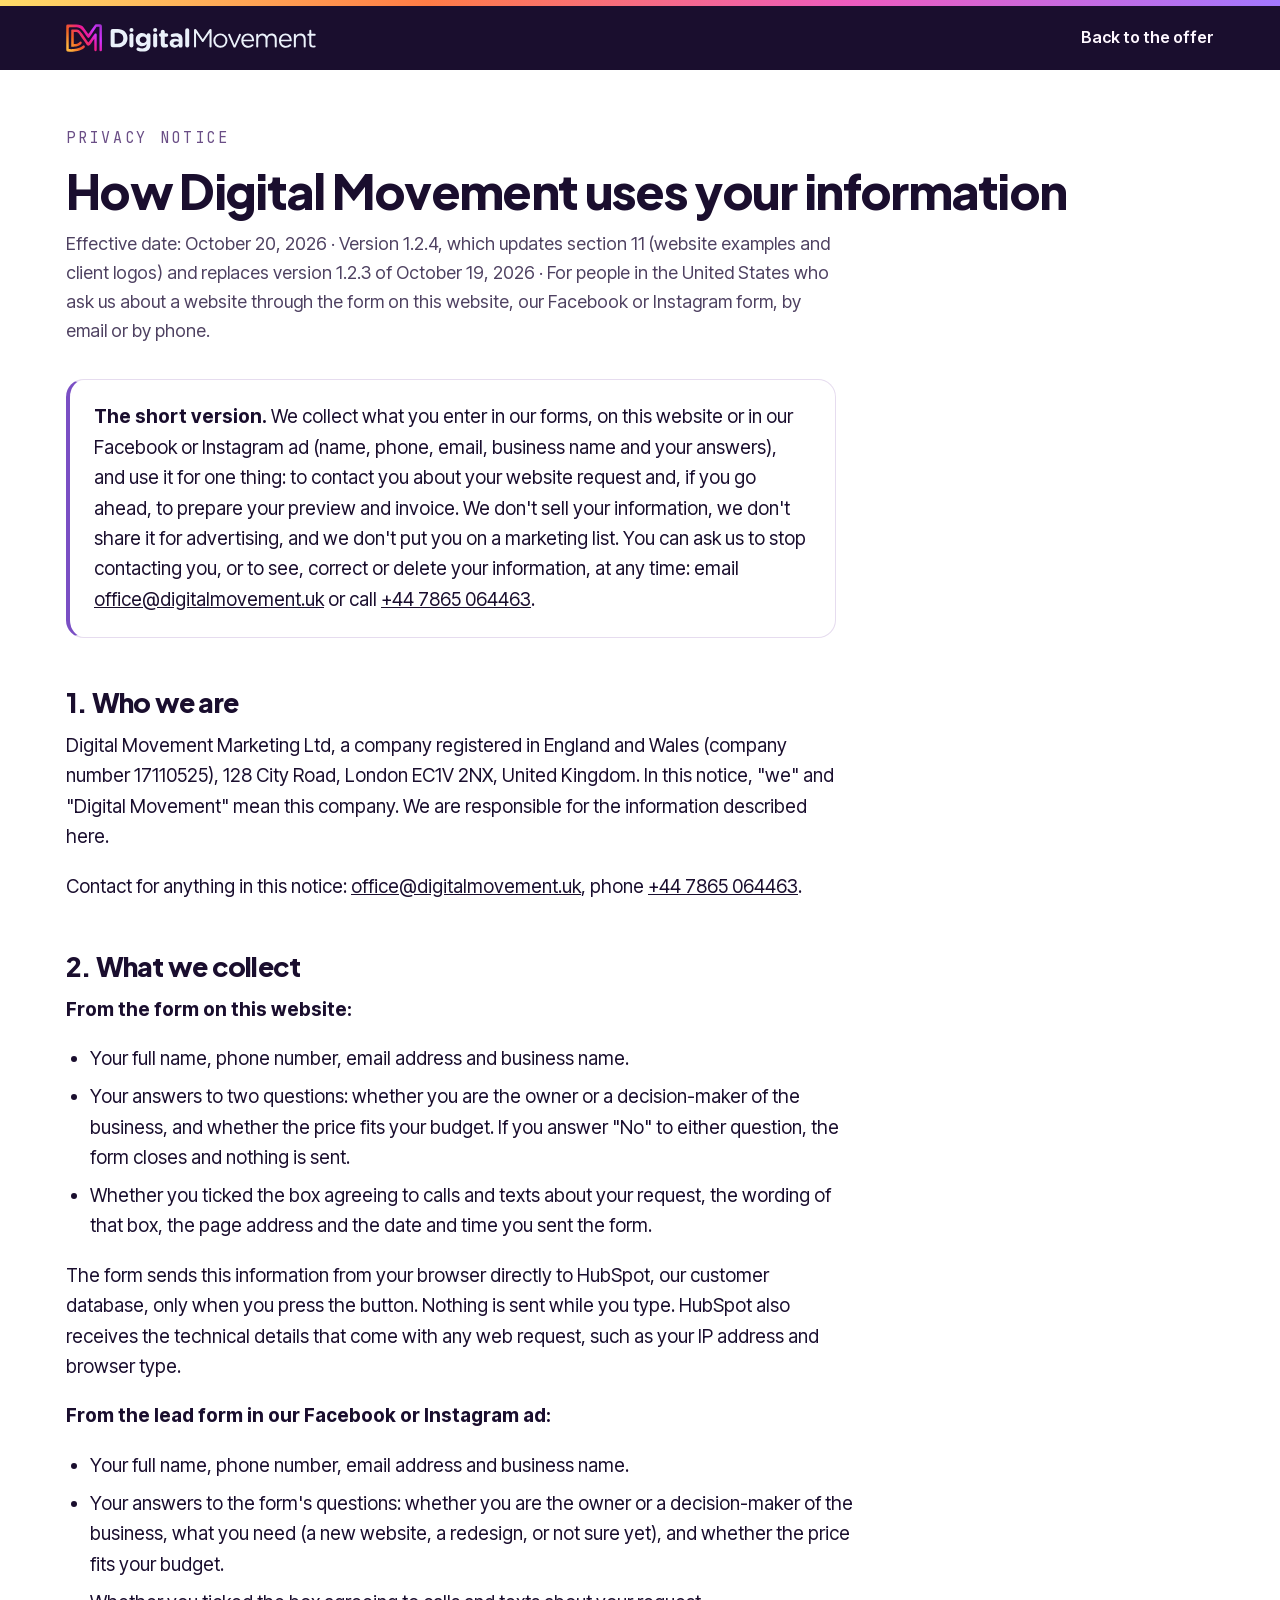
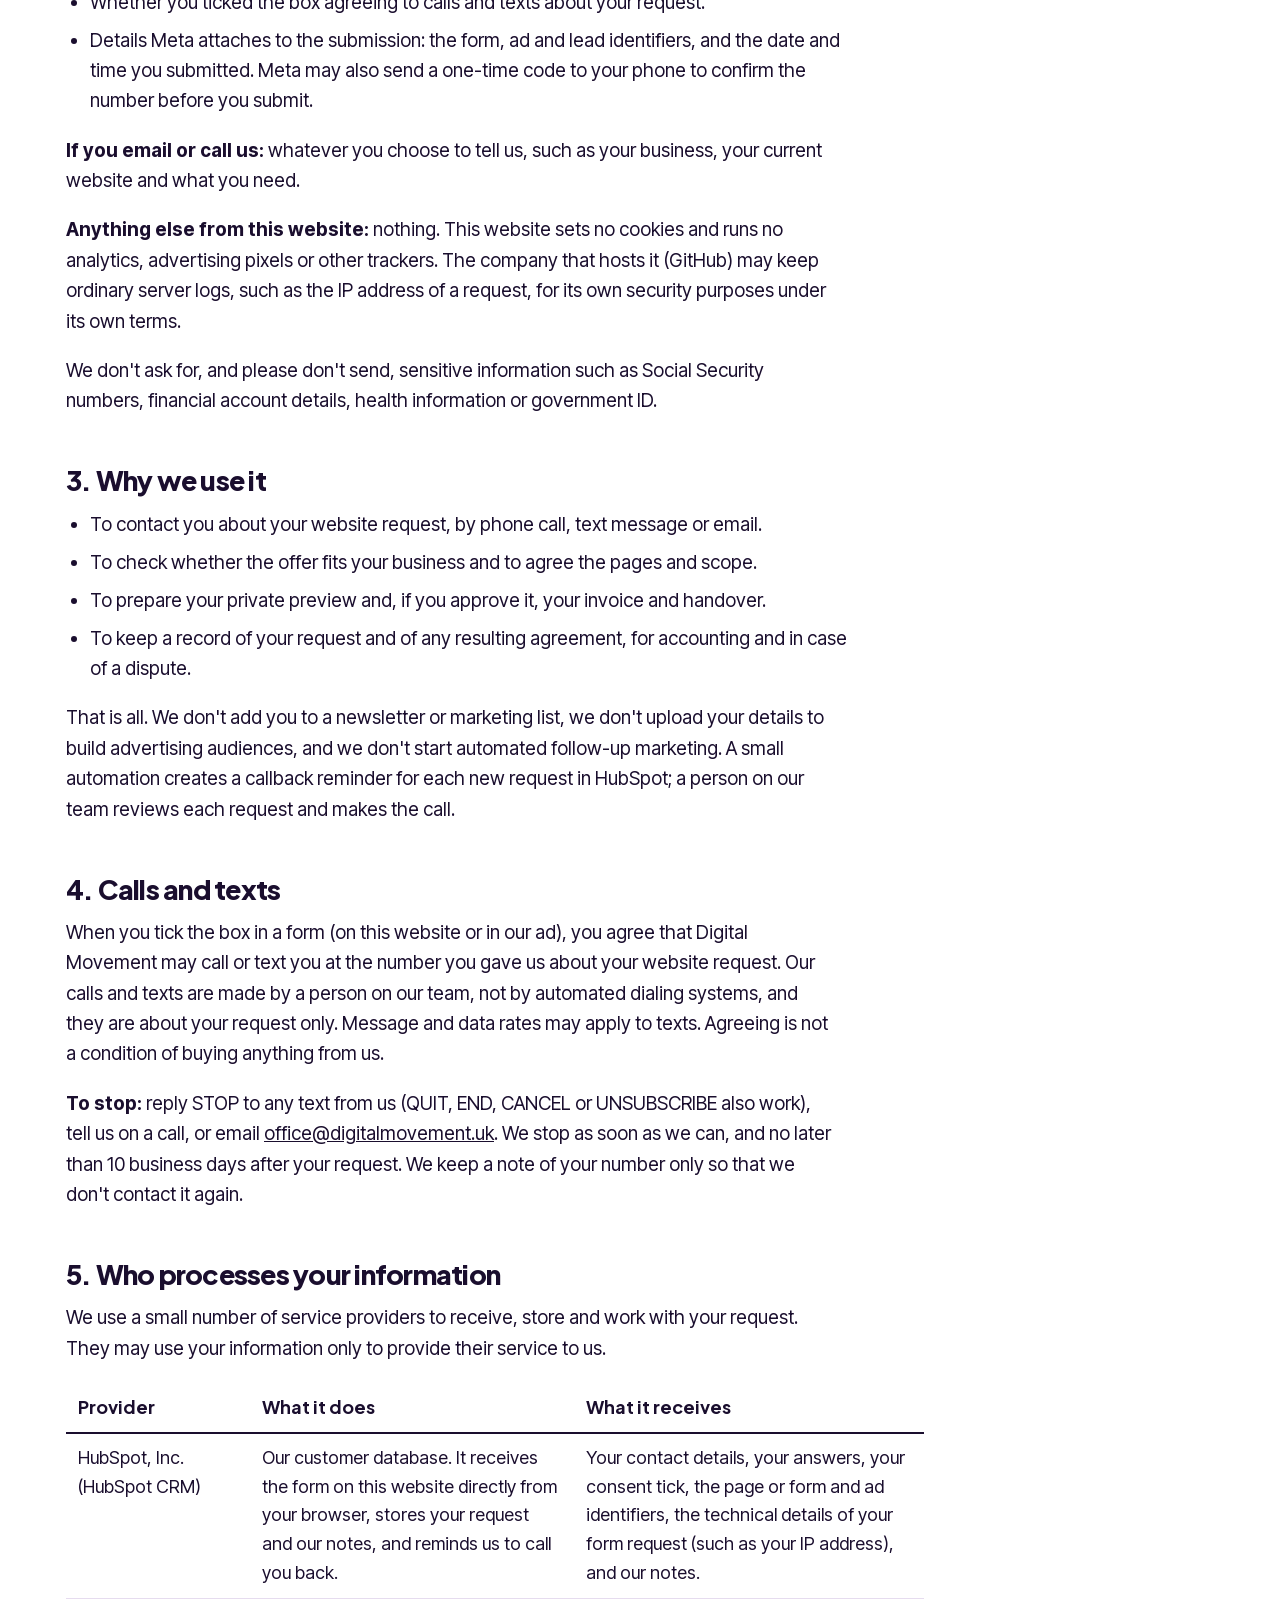
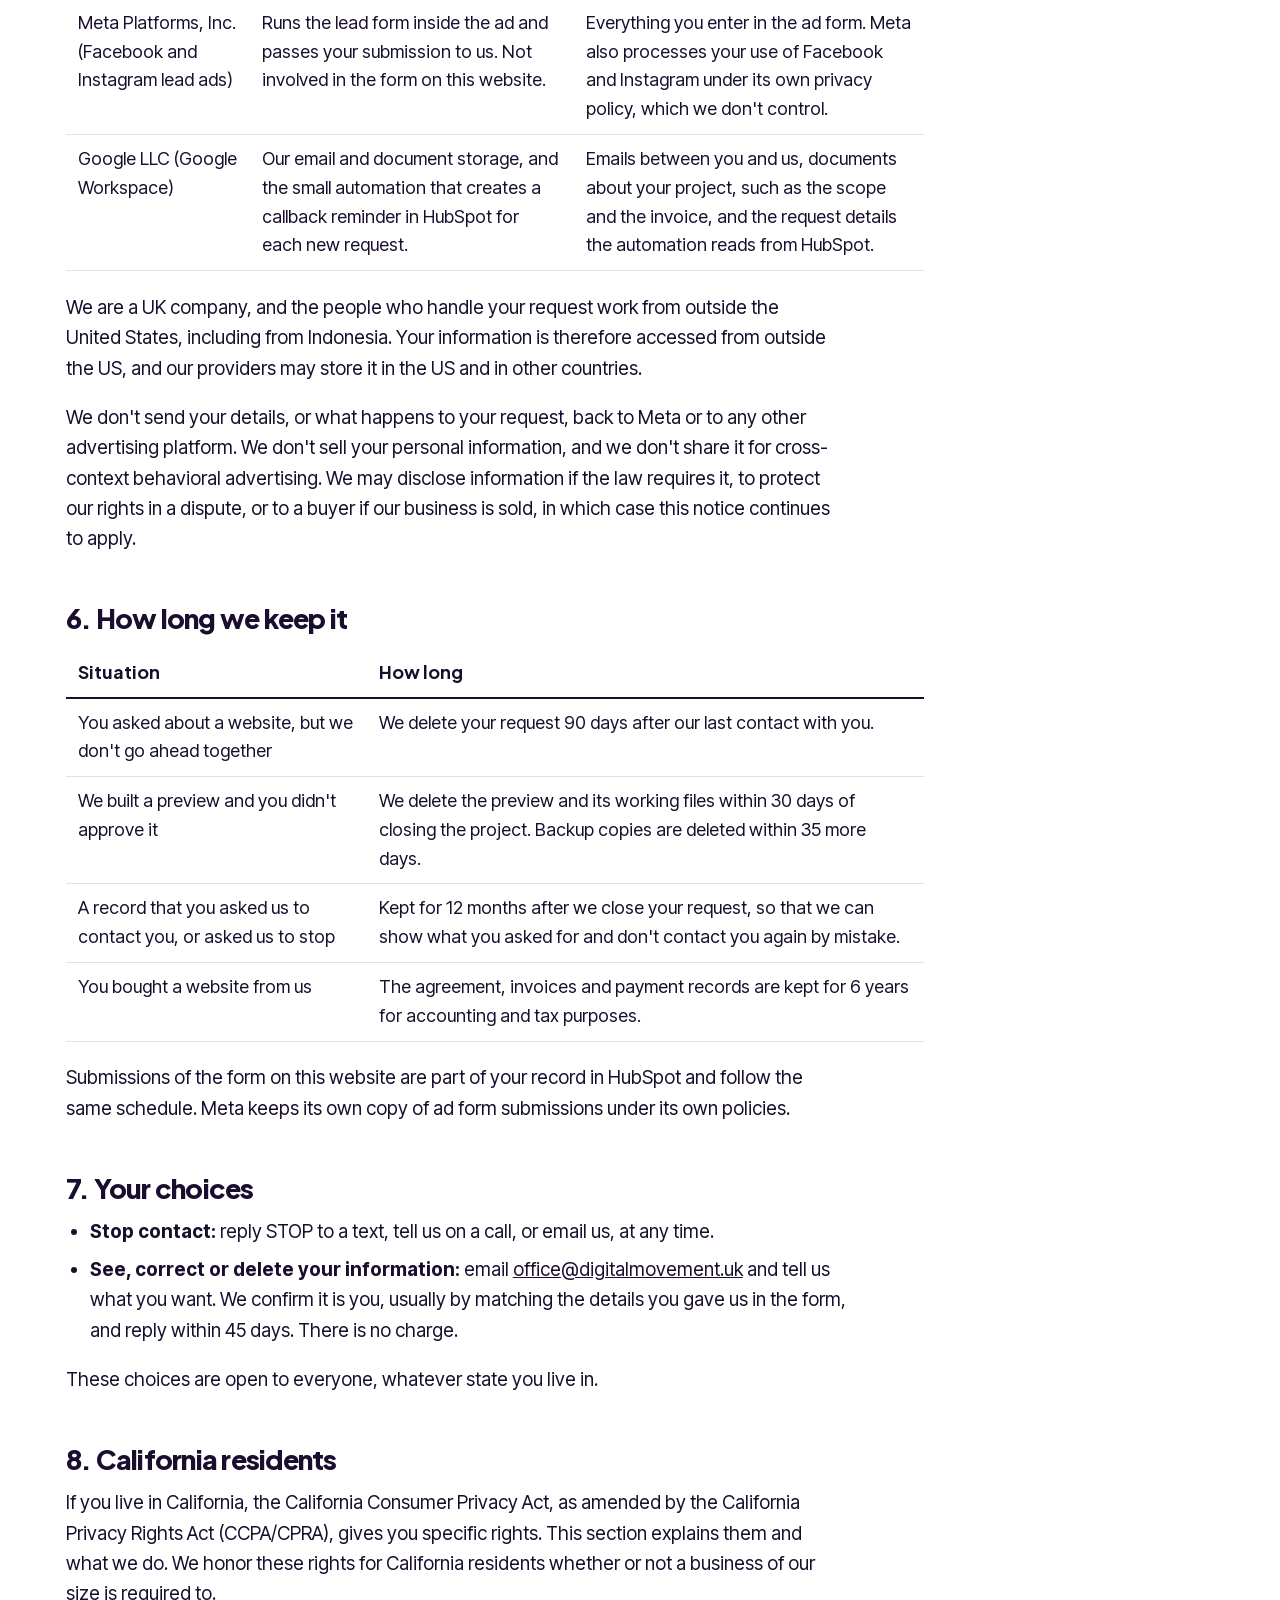
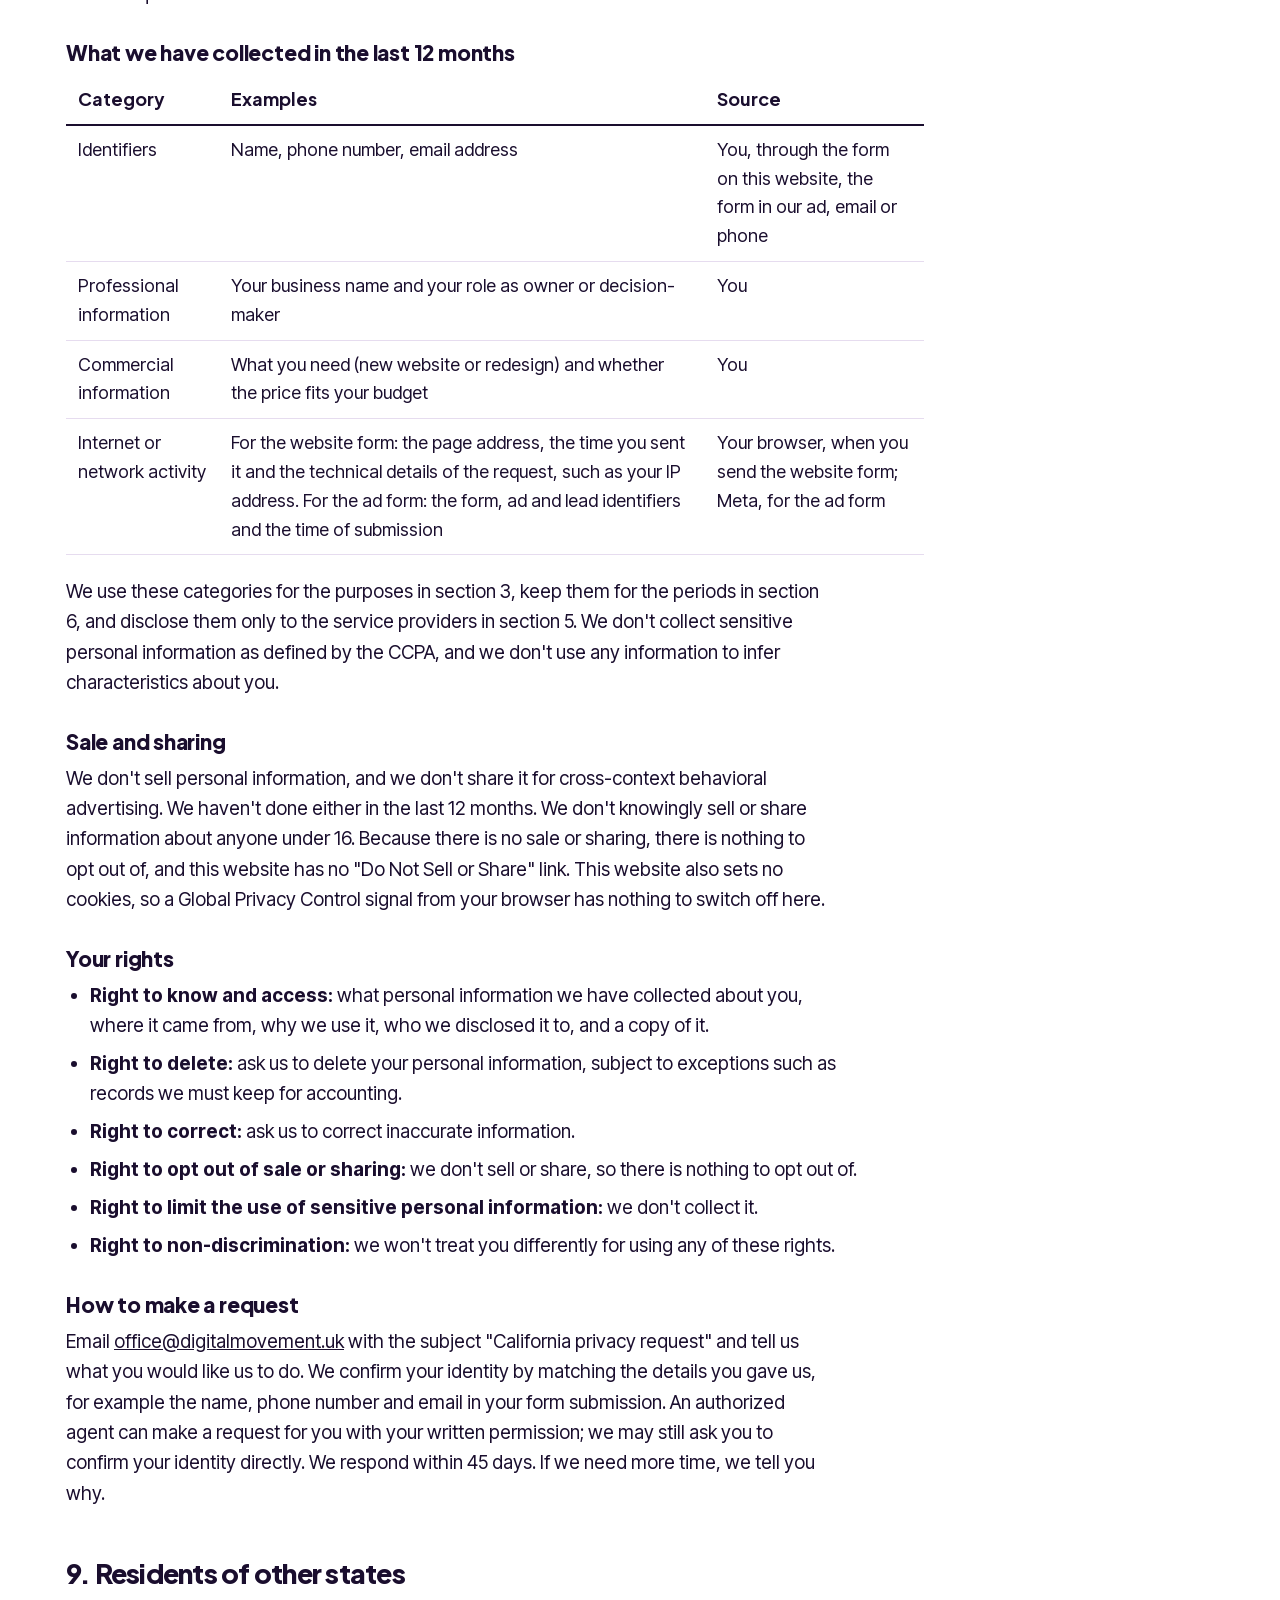
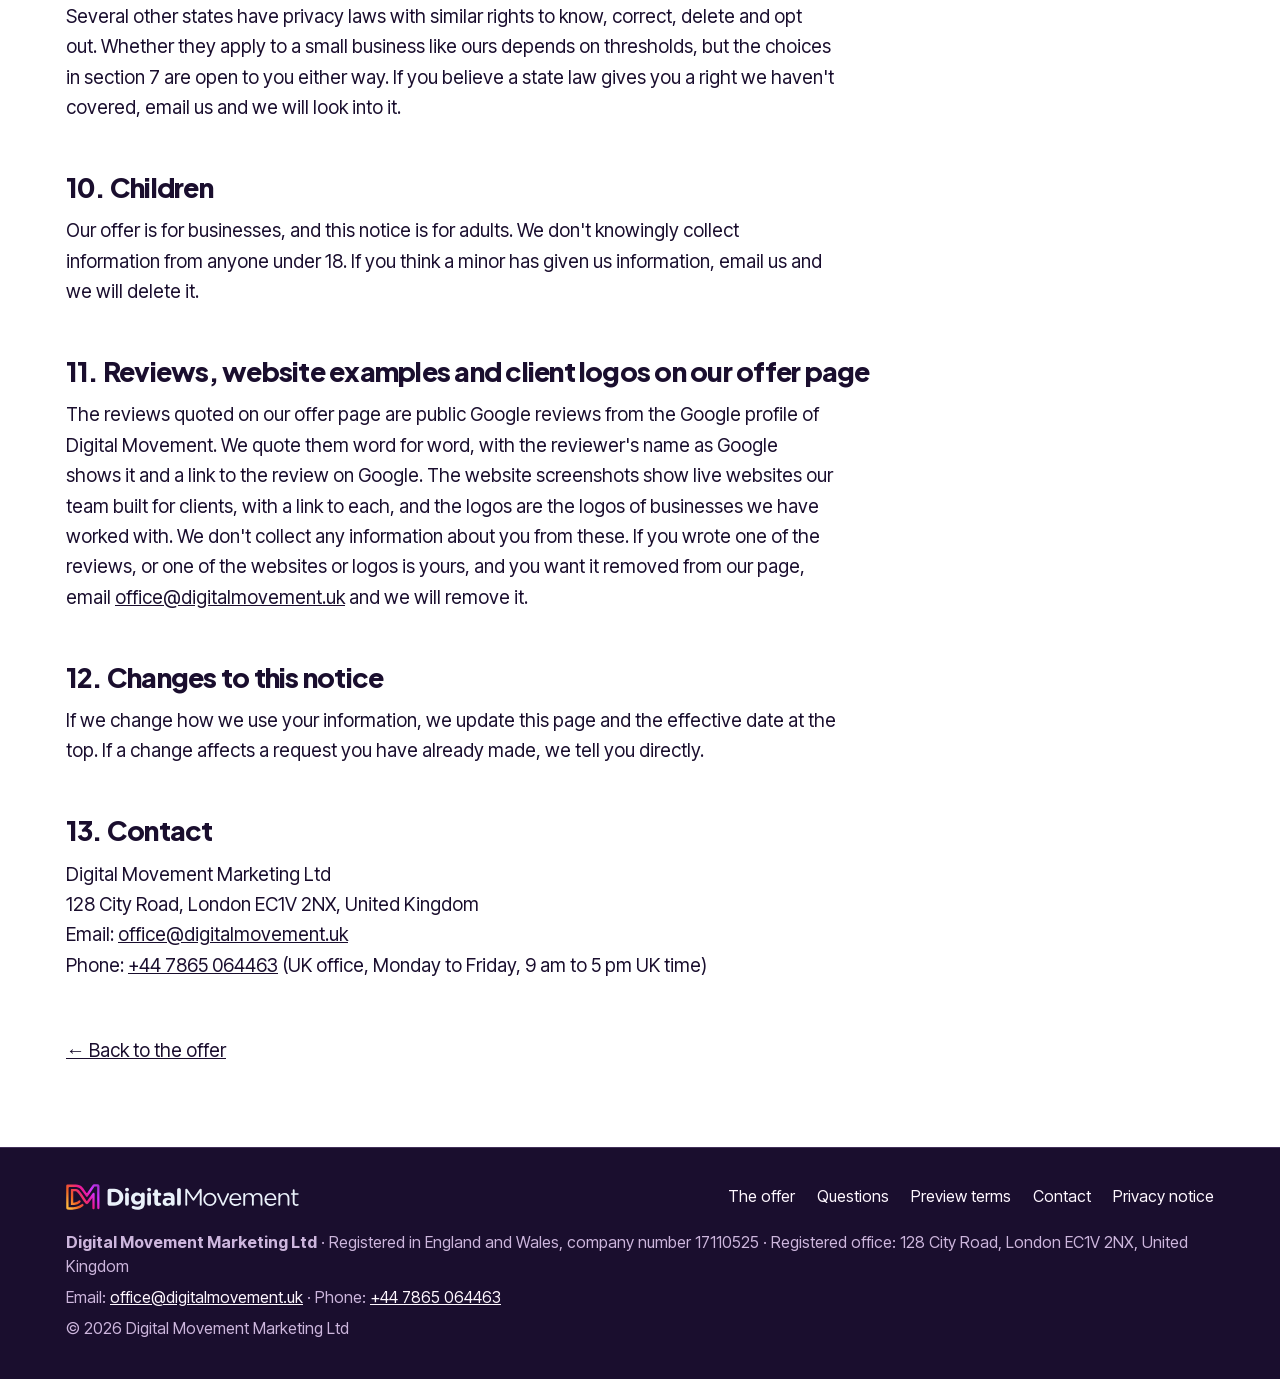
<file: v1-3-preview/privacy/index.html>
<!doctype html>
<!-- Digital Movement US · US privacy notice · v1.2.4 (v1.3 preview copy) · effective 2026-10-20 · change log: landing-page/README.md -->
<html lang="en-US">
<head>
<meta charset="utf-8">
<meta name="viewport" content="width=device-width, initial-scale=1">
<title>Privacy notice | Digital Movement US</title>
<meta name="description" content="How Digital Movement uses the information you give us when you ask about a website through the form on our website, our Facebook or Instagram form, by email or by phone. Includes a section for California residents.">
<meta name="robots" content="noindex, follow">
<link rel="canonical" href="https://us.digitalmovement.uk/privacy/">
<meta name="theme-color" content="#1A0E2E">
<link rel="icon" href="../../assets/favicon.svg" type="image/svg+xml">
<link rel="icon" href="../../assets/favicon-192.png" type="image/png" sizes="192x192">
<link rel="apple-touch-icon" href="../../assets/favicon-192.png">
<meta property="og:type" content="article">
<meta property="og:site_name" content="Digital Movement US">
<meta property="og:locale" content="en_US">
<meta property="og:url" content="https://us.digitalmovement.uk/privacy/">
<meta property="og:title" content="Privacy notice | Digital Movement US">
<meta property="og:description" content="How Digital Movement uses your information when you ask about a website: what we collect, why, who processes it, how long we keep it, and your choices, including California rights.">
<meta property="og:image" content="https://us.digitalmovement.uk/assets/og-us-websites-v1.1.jpg">
<meta property="og:image:type" content="image/jpeg">
<meta property="og:image:width" content="1200">
<meta property="og:image:height" content="630">
<meta property="og:image:alt" content="Digital Movement. See your website before you pay. $2,495 one-time, paid only after you approve it.">
<meta name="twitter:card" content="summary_large_image">
<meta name="twitter:title" content="Privacy notice | Digital Movement US">
<meta name="twitter:description" content="How Digital Movement uses your information when you ask about a website, including your California rights.">
<meta name="twitter:image" content="https://us.digitalmovement.uk/assets/og-us-websites-v1.1.jpg">
<link rel="stylesheet" href="../../assets/style-v1.2.css">
</head>
<body>
<a class="skip" href="#main">Skip to content</a>
<div class="topline" aria-hidden="true"></div>

<header class="site-header dark">
  <div class="wrap header">
    <a class="brand" href="../" aria-label="Digital Movement home">
      <img src="../../assets/dm-logo-light.svg" alt="Digital Movement" width="268" height="30">
    </a>
    <a class="header-back" href="../">Back to the offer</a>
  </div>
</header>

<main id="main" class="wrap doc">
  <p class="eyebrow">Privacy notice</p>
  <h1>How Digital Movement uses your information</h1>
  <p class="meta">Effective date: October 20, 2026 · Version 1.2.4, which updates section 11 (website examples and client logos) and replaces version 1.2.3 of October 19, 2026 · For people in the United States who ask us about a website through the form on this website, our Facebook or Instagram form, by email or by phone.</p>

  <div class="summary">
    <p><strong>The short version.</strong> We collect what you enter in our forms, on this website or in our Facebook or Instagram ad (name, phone, email, business name and your answers), and use it for one thing: to contact you about your website request and, if you go ahead, to prepare your preview and invoice. We don't sell your information, we don't share it for advertising, and we don't put you on a marketing list. You can ask us to stop contacting you, or to see, correct or delete your information, at any time: email <a href="mailto:office@digitalmovement.uk">office@digitalmovement.uk</a> or call <a href="tel:+447865064463">+44 7865 064463</a>.</p>
  </div>

  <h2 id="who">1. Who we are</h2>
  <p>Digital Movement Marketing Ltd, a company registered in England and Wales (company number 17110525), 128 City Road, London EC1V 2NX, United Kingdom. In this notice, "we" and "Digital Movement" mean this company. We are responsible for the information described here.</p>
  <p>Contact for anything in this notice: <a href="mailto:office@digitalmovement.uk">office@digitalmovement.uk</a>, phone <a href="tel:+447865064463">+44 7865 064463</a>.</p>

  <h2 id="collect">2. What we collect</h2>
  <p><strong>From the form on this website:</strong></p>
  <ul>
    <li>Your full name, phone number, email address and business name.</li>
    <li>Your answers to two questions: whether you are the owner or a decision-maker of the business, and whether the price fits your budget. If you answer "No" to either question, the form closes and nothing is sent.</li>
    <li>Whether you ticked the box agreeing to calls and texts about your request, the wording of that box, the page address and the date and time you sent the form.</li>
  </ul>
  <p>The form sends this information from your browser directly to HubSpot, our customer database, only when you press the button. Nothing is sent while you type. HubSpot also receives the technical details that come with any web request, such as your IP address and browser type.</p>
  <p><strong>From the lead form in our Facebook or Instagram ad:</strong></p>
  <ul>
    <li>Your full name, phone number, email address and business name.</li>
    <li>Your answers to the form's questions: whether you are the owner or a decision-maker of the business, what you need (a new website, a redesign, or not sure yet), and whether the price fits your budget.</li>
    <li>Whether you ticked the box agreeing to calls and texts about your request.</li>
    <li>Details Meta attaches to the submission: the form, ad and lead identifiers, and the date and time you submitted. Meta may also send a one-time code to your phone to confirm the number before you submit.</li>
  </ul>
  <p><strong>If you email or call us:</strong> whatever you choose to tell us, such as your business, your current website and what you need.</p>
  <p><strong>Anything else from this website:</strong> nothing. This website sets no cookies and runs no analytics, advertising pixels or other trackers. The company that hosts it (GitHub) may keep ordinary server logs, such as the IP address of a request, for its own security purposes under its own terms.</p>
  <p>We don't ask for, and please don't send, sensitive information such as Social Security numbers, financial account details, health information or government ID.</p>

  <h2 id="why">3. Why we use it</h2>
  <ul>
    <li>To contact you about your website request, by phone call, text message or email.</li>
    <li>To check whether the offer fits your business and to agree the pages and scope.</li>
    <li>To prepare your private preview and, if you approve it, your invoice and handover.</li>
    <li>To keep a record of your request and of any resulting agreement, for accounting and in case of a dispute.</li>
  </ul>
  <p>That is all. We don't add you to a newsletter or marketing list, we don't upload your details to build advertising audiences, and we don't start automated follow-up marketing. A small automation creates a callback reminder for each new request in HubSpot; a person on our team reviews each request and makes the call.</p>

  <h2 id="calls">4. Calls and texts</h2>
  <p>When you tick the box in a form (on this website or in our ad), you agree that Digital Movement may call or text you at the number you gave us about your website request. Our calls and texts are made by a person on our team, not by automated dialing systems, and they are about your request only. Message and data rates may apply to texts. Agreeing is not a condition of buying anything from us.</p>
  <p><strong>To stop:</strong> reply STOP to any text from us (QUIT, END, CANCEL or UNSUBSCRIBE also work), tell us on a call, or email <a href="mailto:office@digitalmovement.uk">office@digitalmovement.uk</a>. We stop as soon as we can, and no later than 10 business days after your request. We keep a note of your number only so that we don't contact it again.</p>

  <h2 id="processors">5. Who processes your information</h2>
  <p>We use a small number of service providers to receive, store and work with your request. They may use your information only to provide their service to us.</p>
  <table>
    <thead>
      <tr><th>Provider</th><th>What it does</th><th>What it receives</th></tr>
    </thead>
    <tbody>
      <tr><td data-label="Provider">HubSpot, Inc. (HubSpot CRM)</td><td data-label="What it does">Our customer database. It receives the form on this website directly from your browser, stores your request and our notes, and reminds us to call you back.</td><td data-label="What it receives">Your contact details, your answers, your consent tick, the page or form and ad identifiers, the technical details of your form request (such as your IP address), and our notes.</td></tr>
      <tr><td data-label="Provider">Meta Platforms, Inc. (Facebook and Instagram lead ads)</td><td data-label="What it does">Runs the lead form inside the ad and passes your submission to us. Not involved in the form on this website.</td><td data-label="What it receives">Everything you enter in the ad form. Meta also processes your use of Facebook and Instagram under its own privacy policy, which we don't control.</td></tr>
      <tr><td data-label="Provider">Google LLC (Google Workspace)</td><td data-label="What it does">Our email and document storage, and the small automation that creates a callback reminder in HubSpot for each new request.</td><td data-label="What it receives">Emails between you and us, documents about your project, such as the scope and the invoice, and the request details the automation reads from HubSpot.</td></tr>
    </tbody>
  </table>
  <p>We are a UK company, and the people who handle your request work from outside the United States, including from Indonesia. Your information is therefore accessed from outside the US, and our providers may store it in the US and in other countries.</p>
  <p>We don't send your details, or what happens to your request, back to Meta or to any other advertising platform. We don't sell your personal information, and we don't share it for cross-context behavioral advertising. We may disclose information if the law requires it, to protect our rights in a dispute, or to a buyer if our business is sold, in which case this notice continues to apply.</p>

  <h2 id="retention">6. How long we keep it</h2>
  <table>
    <thead>
      <tr><th>Situation</th><th>How long</th></tr>
    </thead>
    <tbody>
      <tr><td data-label="Situation">You asked about a website, but we don't go ahead together</td><td data-label="How long">We delete your request 90 days after our last contact with you.</td></tr>
      <tr><td data-label="Situation">We built a preview and you didn't approve it</td><td data-label="How long">We delete the preview and its working files within 30 days of closing the project. Backup copies are deleted within 35 more days.</td></tr>
      <tr><td data-label="Situation">A record that you asked us to contact you, or asked us to stop</td><td data-label="How long">Kept for 12 months after we close your request, so that we can show what you asked for and don't contact you again by mistake.</td></tr>
      <tr><td data-label="Situation">You bought a website from us</td><td data-label="How long">The agreement, invoices and payment records are kept for 6 years for accounting and tax purposes.</td></tr>
    </tbody>
  </table>
  <p>Submissions of the form on this website are part of your record in HubSpot and follow the same schedule. Meta keeps its own copy of ad form submissions under its own policies.</p>

  <h2 id="choices">7. Your choices</h2>
  <ul>
    <li><strong>Stop contact:</strong> reply STOP to a text, tell us on a call, or email us, at any time.</li>
    <li><strong>See, correct or delete your information:</strong> email <a href="mailto:office@digitalmovement.uk">office@digitalmovement.uk</a> and tell us what you want. We confirm it is you, usually by matching the details you gave us in the form, and reply within 45 days. There is no charge.</li>
  </ul>
  <p>These choices are open to everyone, whatever state you live in.</p>

  <h2 id="california">8. California residents</h2>
  <p>If you live in California, the California Consumer Privacy Act, as amended by the California Privacy Rights Act (CCPA/CPRA), gives you specific rights. This section explains them and what we do. We honor these rights for California residents whether or not a business of our size is required to.</p>

  <h3>What we have collected in the last 12 months</h3>
  <table>
    <thead>
      <tr><th>Category</th><th>Examples</th><th>Source</th></tr>
    </thead>
    <tbody>
      <tr><td data-label="Category">Identifiers</td><td data-label="Examples">Name, phone number, email address</td><td data-label="Source">You, through the form on this website, the form in our ad, email or phone</td></tr>
      <tr><td data-label="Category">Professional information</td><td data-label="Examples">Your business name and your role as owner or decision-maker</td><td data-label="Source">You</td></tr>
      <tr><td data-label="Category">Commercial information</td><td data-label="Examples">What you need (new website or redesign) and whether the price fits your budget</td><td data-label="Source">You</td></tr>
      <tr><td data-label="Category">Internet or network activity</td><td data-label="Examples">For the website form: the page address, the time you sent it and the technical details of the request, such as your IP address. For the ad form: the form, ad and lead identifiers and the time of submission</td><td data-label="Source">Your browser, when you send the website form; Meta, for the ad form</td></tr>
    </tbody>
  </table>
  <p>We use these categories for the purposes in section 3, keep them for the periods in section 6, and disclose them only to the service providers in section 5. We don't collect sensitive personal information as defined by the CCPA, and we don't use any information to infer characteristics about you.</p>

  <h3>Sale and sharing</h3>
  <p>We don't sell personal information, and we don't share it for cross-context behavioral advertising. We haven't done either in the last 12 months. We don't knowingly sell or share information about anyone under 16. Because there is no sale or sharing, there is nothing to opt out of, and this website has no "Do Not Sell or Share" link. This website also sets no cookies, so a Global Privacy Control signal from your browser has nothing to switch off here.</p>

  <h3>Your rights</h3>
  <ul>
    <li><strong>Right to know and access:</strong> what personal information we have collected about you, where it came from, why we use it, who we disclosed it to, and a copy of it.</li>
    <li><strong>Right to delete:</strong> ask us to delete your personal information, subject to exceptions such as records we must keep for accounting.</li>
    <li><strong>Right to correct:</strong> ask us to correct inaccurate information.</li>
    <li><strong>Right to opt out of sale or sharing:</strong> we don't sell or share, so there is nothing to opt out of.</li>
    <li><strong>Right to limit the use of sensitive personal information:</strong> we don't collect it.</li>
    <li><strong>Right to non-discrimination:</strong> we won't treat you differently for using any of these rights.</li>
  </ul>

  <h3>How to make a request</h3>
  <p>Email <a href="mailto:office@digitalmovement.uk?subject=California%20privacy%20request">office@digitalmovement.uk</a> with the subject "California privacy request" and tell us what you would like us to do. We confirm your identity by matching the details you gave us, for example the name, phone number and email in your form submission. An authorized agent can make a request for you with your written permission; we may still ask you to confirm your identity directly. We respond within 45 days. If we need more time, we tell you why.</p>

  <h2 id="other-states">9. Residents of other states</h2>
  <p>Several other states have privacy laws with similar rights to know, correct, delete and opt out. Whether they apply to a small business like ours depends on thresholds, but the choices in section 7 are open to you either way. If you believe a state law gives you a right we haven't covered, email us and we will look into it.</p>

  <h2 id="children">10. Children</h2>
  <p>Our offer is for businesses, and this notice is for adults. We don't knowingly collect information from anyone under 18. If you think a minor has given us information, email us and we will delete it.</p>

  <h2 id="reviews">11. Reviews, website examples and client logos on our offer page</h2>
  <p>The reviews quoted on our offer page are public Google reviews from the Google profile of Digital Movement. We quote them word for word, with the reviewer's name as Google shows it and a link to the review on Google. The website screenshots show live websites our team built for clients, with a link to each, and the logos are the logos of businesses we have worked with. We don't collect any information about you from these. If you wrote one of the reviews, or one of the websites or logos is yours, and you want it removed from our page, email <a href="mailto:office@digitalmovement.uk">office@digitalmovement.uk</a> and we will remove it.</p>

  <h2 id="changes">12. Changes to this notice</h2>
  <p>If we change how we use your information, we update this page and the effective date at the top. If a change affects a request you have already made, we tell you directly.</p>

  <h2 id="contact">13. Contact</h2>
  <p>Digital Movement Marketing Ltd<br>128 City Road, London EC1V 2NX, United Kingdom<br>Email: <a href="mailto:office@digitalmovement.uk">office@digitalmovement.uk</a><br>Phone: <a href="tel:+447865064463">+44 7865 064463</a> (UK office, Monday to Friday, 9 am to 5 pm UK time)</p>

  <a class="back" href="../">← Back to the offer</a>
</main>

<footer class="dark footer">
  <div class="wrap">
    <div class="footer-row">
      <a class="brand" href="../" aria-label="Digital Movement home">
        <img src="../../assets/dm-logo-light.svg" alt="Digital Movement" width="232" height="26">
      </a>
      <nav class="footer-links" aria-label="Footer">
        <a href="../">The offer</a>
        <a href="../#faq">Questions</a>
        <a href="../#terms">Preview terms</a>
        <a href="../#contact">Contact</a>
        <a href="./">Privacy notice</a>
      </nav>
    </div>
    <p><strong>Digital Movement Marketing Ltd</strong> · Registered in England and Wales, company number 17110525 · Registered office: 128 City Road, London EC1V 2NX, United Kingdom</p>
    <p>Email: <a href="mailto:office@digitalmovement.uk">office@digitalmovement.uk</a> · Phone: <a href="tel:+447865064463">+44 7865 064463</a></p>
    <p>© 2026 Digital Movement Marketing Ltd</p>
  </div>
</footer>
</body>
</html>
</file>
<file: assets/style-v1.3.css>
/* Digital Movement US — pay-after website landing page · v1.3 preview · 2026-10-20 · change log: landing-page/README.md
   Light-theme port of the dmtradies.com.au homepage (layout, components, keyframes) with the US palette:
   ink #1A0E2E, brand #7A4FC4, accent #FFD572 on #291638, gradient #FFDC69 → #FF7C46 → #ED5BBF → #A378FF.
   Used by v1-3-preview/index.html only (the live root keeps style-v1.2.css). Self-hosted fonts, no third-party requests.
   Sections follow the page order. Mobile rules sit inside each block; the reduced-motion block is last. */

@font-face{font-family:"Anton";src:url("fonts/anton.woff2") format("woff2");font-weight:400;font-style:normal;font-display:swap}
@font-face{font-family:"Outfit";src:url("fonts/outfit-variable.woff2") format("woff2");font-weight:100 900;font-style:normal;font-display:swap}
@font-face{font-family:"Plus Jakarta Sans";src:url("fonts/plus-jakarta-sans.woff2") format("woff2");font-weight:200 800;font-style:normal;font-display:swap}

/* ---------- tokens ---------- */
:root{
  --ink:#1A0E2E;
  --ink-2:#2A1B44;
  --body:#3A2E4F;
  --muted:#4E4161;
  --dim:#5B4E6E;
  --faint:#7A6E8C;
  --brand:#7A4FC4;
  --brand-ink:#6A3FB4;
  --accent:#FFD572;
  --on-accent:#291638;
  --star:#F5B301;
  --line:#E6DCEF;
  --rule:rgba(26,14,46,.10);
  --paper:#FFFFFF;
  --paper-2:#FBF9FD;
  --paper-3:#F6F1FB;
  --error:#B3261E;
  --grad:linear-gradient(100deg,#FFDC69 0%,#FF7C46 34%,#ED5BBF 68%,#A378FF 100%);
  --grad-135:linear-gradient(135deg,#FFDC69 0%,#FF7C46 34%,#ED5BBF 68%,#A378FF 100%);
  /* the same hues, deepened so gradient TEXT keeps at least 3.6:1 on white (large text only) */
  --grad-text:linear-gradient(100deg,#E8561F 0%,#D63C8E 52%,#7A4FC4 100%);
  --r:14px;
  --r-lg:26px;
  --wrap:1180px;
  --pad:16px;
  --tb-h:44px;
  --nav-h:64px;
  --sans:"Plus Jakarta Sans",system-ui,-apple-system,"Segoe UI",Roboto,Helvetica,Arial,sans-serif;
  --display:"Outfit","Plus Jakarta Sans",system-ui,-apple-system,"Segoe UI",sans-serif;
  --title:"Anton","Arial Narrow",Impact,"Outfit",sans-serif;
  --shadow-card:0 24px 50px -36px rgba(40,12,70,.32),0 1px 2px rgba(26,14,46,.04);
}
@media (min-width:768px){:root{--pad:20px}}
@media (min-width:900px){:root{--nav-h:74px;--tb-h:44px}}
@media (min-width:1200px){:root{--wrap:1440px;--pad:32px}}
@media (min-width:1600px){:root{--wrap:1880px;--pad:40px}}

/* ---------- base ---------- */
*,*::before,*::after{box-sizing:border-box}
html{-webkit-text-size-adjust:100%;text-size-adjust:100%;scroll-behavior:smooth;scroll-padding-top:calc(var(--nav-h) + 14px)}
body{margin:0;background:var(--paper);color:var(--body);font-family:var(--sans);font-size:18px;line-height:1.65;-webkit-font-smoothing:antialiased;text-rendering:optimizeLegibility}
img,svg{display:block;max-width:100%}
a{color:inherit}
p{margin:0 0 1em}
h1,h2,h3{margin:0;color:var(--ink)}
strong,b{font-weight:700;color:var(--ink)}
button,input,select,textarea{font:inherit;color:inherit}
[hidden]{display:none!important}
:focus-visible{outline:3px solid #A378FF;outline-offset:3px}
.wrap{width:100%;max-width:var(--wrap);margin-inline:auto;padding-inline:var(--pad)}
.skip-link{position:absolute;left:12px;top:-60px;z-index:200;background:var(--ink);color:#fff;border-radius:10px;padding:11px 16px;font-weight:700;font-size:.95rem;text-decoration:none;transition:top .2s ease}
.skip-link:focus{top:12px}
.i{width:1em;height:1em;flex:none}
.svg-defs{position:absolute;width:0;height:0;overflow:hidden}
.sr-only{position:absolute;width:1px;height:1px;padding:0;margin:-1px;overflow:hidden;clip:rect(0,0,0,0);white-space:nowrap;border:0}

/* ---------- buttons: Tradies .btn--primary mechanics, US gradient, ink text (≥5.8:1 on every stop) ---------- */
.btn{display:inline-flex;align-items:center;justify-content:center;gap:14px;border-radius:999px;font-family:var(--sans);font-weight:800;font-size:.95rem;line-height:1.2;letter-spacing:.04em;text-transform:uppercase;border:1.5px solid transparent;cursor:pointer;text-align:center;padding:16px 28px;min-height:55px;text-decoration:none;transition:transform .25s ease,box-shadow .25s ease,color .35s ease,background .25s ease}
.btn--primary{position:relative;isolation:isolate;overflow:hidden;background:#fff;color:var(--ink);border-color:rgba(122,79,196,.22);padding:6px 6px 6px 26px;box-shadow:0 0 18px -3px rgba(255,124,70,.48),0 0 38px -6px rgba(237,91,191,.36),0 12px 30px -14px rgba(163,120,255,.80);animation:btnGlow 4.2s ease-in-out infinite}
.btn--primary::before{content:"";position:absolute;z-index:-1;inset:0;background:var(--grad);border-radius:999px;transition:left .5s cubic-bezier(.65,.05,.25,1),top .5s cubic-bezier(.65,.05,.25,1),right .5s cubic-bezier(.65,.05,.25,1),bottom .5s cubic-bezier(.65,.05,.25,1)}
.btn--primary:hover,.btn--primary:focus-visible{color:var(--brand-ink);transform:translateY(-2px);animation:none;box-shadow:0 0 26px -2px rgba(255,220,105,.85),0 0 56px -4px rgba(237,91,191,.55),0 18px 38px -14px rgba(163,120,255,.95)}
/* hover: the gradient shrinks to a perfect circle behind the arrow */
.btn--primary:hover::before,.btn--primary:focus-visible::before{top:6px;bottom:6px;right:6px;left:calc(100% - 49px)}
.btn-arrow{display:inline-grid;place-items:center;width:43px;height:43px;flex:0 0 43px;border-radius:50%;margin-left:6px;color:var(--ink)}
.btn-arrow svg{width:17px;height:17px;transition:transform .4s cubic-bezier(.65,.05,.25,1)}
.btn--primary:hover .btn-arrow svg,.btn--primary:focus-visible .btn-arrow svg{transform:translateX(2px)}
.btn--block{width:100%;justify-content:space-between}
.btn--sm{padding:5px 5px 5px 20px;font-size:.86rem;gap:10px;min-height:55px}
.btn--sm .btn-arrow{width:45px;height:45px;flex-basis:45px}
.btn--sm .btn-arrow svg{width:15px;height:15px}
.btn--primary.btn--sm:hover::before,.btn--primary.btn--sm:focus-visible::before{top:5px;bottom:5px;right:5px;left:calc(100% - 50px)}
.btn[disabled]{opacity:.75;cursor:progress}

/* ---------- top bar with the travelling glint line ---------- */
.topbar{position:relative;z-index:81;color:var(--ink);font-size:.84rem;line-height:1}
.topbar-in{position:relative;z-index:1;display:flex;align-items:center;justify-content:space-between;gap:12px;min-height:var(--tb-h)}
.topbar-l,.topbar-r{display:flex;align-items:center;gap:clamp(10px,1.4vw,18px);min-width:0}
.topbar a{color:inherit;text-decoration:none}
/* social icons (Tradies style): plain links, inline SVG, no embeds */
.topbar-social{display:flex;align-items:center;gap:7px}
.topbar-social a{display:inline-grid;place-items:center;width:32px;height:32px;border-radius:50%;background:rgba(255,255,255,.72);border:1px solid rgba(26,14,46,.14);color:var(--ink);transition:background .2s ease,transform .2s ease,border-color .2s ease}
.topbar-social a:hover{background:var(--grad-135);border-color:transparent;transform:translateY(-2px)}
.topbar-social svg,.foot-social svg{width:16px;height:16px}
.contact-social{display:flex;gap:10px;margin-top:clamp(20px,2.4vw,26px)}
.contact-social a,.foot-social a{display:grid;place-items:center;border:1px solid rgba(26,14,46,.14);background:#fff;color:var(--ink);transition:background .25s ease,border-color .25s ease,transform .25s ease}
.contact-social a{width:44px;height:44px;border-radius:12px}
.contact-social svg{width:18px;height:18px}
.contact-social a:hover,.foot-social a:hover{background:var(--grad-135);border-color:transparent;transform:translateY(-2px)}
.foot-social{display:flex;gap:9px;margin-top:18px}
.foot-social a{width:40px;height:40px;border-radius:10px}
@media (max-width:679.98px){.site-foot .foot-social{justify-content:center}}
.topbar-rating{display:inline-flex;align-items:center;gap:7px;font-weight:700;white-space:nowrap;padding:6px 0}
.topbar-rating .stars5{width:62px;height:12px;color:var(--star)}
.topbar-rating b{font-family:var(--display);font-weight:800}
.topbar-rating span{color:var(--muted);font-weight:600}
.topbar-rating:hover span{color:var(--ink);text-decoration:underline;text-underline-offset:3px}
.topbar-fact{color:var(--muted);font-weight:600;white-space:nowrap;padding-left:clamp(10px,1.4vw,18px);border-left:1px solid var(--rule)}
.topbar-link{display:inline-flex;align-items:center;gap:8px;font-weight:700;white-space:nowrap;color:var(--ink)}
.topbar-link svg{width:18px;height:18px;flex:0 0 auto;fill:none;stroke:currentColor;stroke-width:2.1;stroke-linecap:round;stroke-linejoin:round}
.topbar-email svg{stroke:url(#usGd)}
.topbar-email span{background:linear-gradient(currentColor,currentColor) 0 100%/0 1.5px no-repeat;padding-bottom:2px;transition:background-size .3s ease}
.topbar-email:hover span{background-size:100% 1.5px}
.topbar-call{gap:10px;padding:5px 16px 5px 5px;border-radius:999px;background:rgba(255,255,255,.72);border:1px solid rgba(26,14,46,.12);transition:background .25s ease,transform .25s ease,border-color .25s ease}
.topbar-call:hover{background:#fff;border-color:rgba(237,91,191,.55);transform:translateY(-1px)}
.topbar-ring{position:relative;display:grid;place-items:center;width:28px;height:28px;border-radius:50%;background:var(--grad-135);color:var(--ink)}
.topbar-ring::after{content:"";position:absolute;inset:0;border-radius:50%;box-shadow:0 0 0 0 rgba(237,91,191,.6);animation:tbPulse 2.2s ease-out infinite}
.topbar-call .topbar-ring svg{width:15px;height:15px}
/* divider between top bar and menu: faint line with a brand-gradient glint travelling across */
.topbar::before,.topbar::after{content:"";position:absolute;left:0;right:0;bottom:-1px;height:1px;pointer-events:none}
.topbar::before{background:linear-gradient(90deg,transparent,rgba(26,14,46,.12) 12%,rgba(26,14,46,.12) 88%,transparent)}
.topbar::after{height:2px;bottom:-1.5px;background:linear-gradient(90deg,transparent,#FFDC69 22%,#FF7C46 44%,#ED5BBF 64%,#A378FF 82%,transparent) no-repeat;background-size:28% 100%;filter:drop-shadow(0 0 6px rgba(237,91,191,.55));animation:tbLine 6s linear infinite}
.topbar-fact,.topbar-email,.topbar-rating .tr-long{display:none}
@media (min-width:640px){.topbar-rating .tr-long{display:inline}}
@media (min-width:821px){.topbar-email{display:inline-flex}}
@media (min-width:1080px){.topbar-fact{display:inline}}
@media (max-width:420px){.topbar{font-size:.78rem}.topbar-call{padding-right:11px;gap:8px}.topbar-rating .stars5{width:54px;height:11px}}
@media (max-width:560px){.topbar-rating{display:none}} /* phones: social icons + call pill, as on Tradies */

/* ---------- header: scrolls away with the banner, then drops in (.stuck) with a scroll-progress line ---------- */
header.site{position:relative;top:0;z-index:80;background:transparent;border-bottom:1px solid transparent;transition:background .35s ease,border-color .3s ease,box-shadow .3s ease}
header.site.stuck{position:sticky;background:rgba(255,255,255,.88);-webkit-backdrop-filter:saturate(160%) blur(14px);backdrop-filter:saturate(160%) blur(14px);border-bottom-color:rgba(26,14,46,.08);box-shadow:0 12px 30px -24px rgba(26,14,46,.45);animation:hdrDrop .4s cubic-bezier(.2,.7,.3,1) both}
.nav{display:flex;align-items:center;justify-content:space-between;gap:16px;height:var(--nav-h)}
.brand{display:flex;flex-direction:column;align-items:flex-start;gap:7px;line-height:1;text-decoration:none;flex:0 0 auto}
.brand-logo{display:block;height:22px;width:auto}
.brand-by{font-size:.6rem;font-weight:800;letter-spacing:.17em;text-transform:uppercase;color:var(--ink);white-space:nowrap}
.nav-links,.nav-cta{display:none}
.nav-right{display:flex;align-items:center;gap:10px}
.call-mini{display:inline-flex;align-items:center;justify-content:center;width:44px;height:44px;border-radius:12px;background:var(--grad-135);color:var(--ink);box-shadow:0 10px 22px -12px rgba(237,91,191,.9)}
.call-mini svg{width:19px;height:19px;fill:none;stroke:currentColor;stroke-width:2.2;stroke-linecap:round;stroke-linejoin:round}
.burger{width:44px;height:44px;border-radius:12px;border:1px solid rgba(26,14,46,.16);background:rgba(255,255,255,.7);cursor:pointer;padding:0;display:flex;flex-direction:column;align-items:center;justify-content:center;gap:5px;transition:background .25s ease,border-color .25s ease}
.burger:hover{background:#fff;border-color:rgba(26,14,46,.32)}
.burger i{display:block;width:20px;height:2px;border-radius:2px;background:var(--ink);transition:transform .32s cubic-bezier(.2,.7,.3,1),opacity .18s ease}
.burger.open i:nth-child(1){transform:translateY(7px) rotate(45deg)}
.burger.open i:nth-child(2){opacity:0}
.burger.open i:nth-child(3){transform:translateY(-7px) rotate(-45deg)}
.scroll-progress{position:absolute;left:0;right:0;bottom:-1px;height:2px;pointer-events:none;opacity:0;transition:opacity .3s ease;overflow:hidden}
header.site.stuck .scroll-progress{opacity:1}
.scroll-progress i{display:block;height:100%;width:100%;background:var(--grad);transform-origin:0 50%;transform:scaleX(0)}
@media (min-width:900px){.brand-logo{height:26px}.brand-by{font-size:.62rem}}
@media (min-width:1080px){
  .burger,.call-mini{display:none}
  .nav-links{display:flex;align-items:center;gap:4px}
  .nav-links a{padding:9px 13px;border-radius:999px;font-weight:800;font-size:1rem;letter-spacing:.06em;text-transform:uppercase;color:rgba(26,14,46,.82);text-decoration:none;white-space:nowrap;transition:background .2s,color .2s}
  .nav-links a:hover{background:rgba(26,14,46,.06);color:var(--ink)}
  .nav-cta{display:inline-flex}
}
@media (min-width:1280px){.nav-links{gap:6px}.nav-links a{font-size:1.06rem;padding:9px 16px}}

/* ---------- mobile drawer ---------- */
.drawer{position:fixed;inset:0;z-index:79;background:rgba(26,14,46,.28);-webkit-backdrop-filter:blur(4px);backdrop-filter:blur(4px);opacity:0;visibility:hidden;pointer-events:none;transition:opacity .3s ease,visibility 0s linear .3s}
.drawer.open{opacity:1;visibility:visible;pointer-events:auto;transition:opacity .3s ease}
.drawer-panel{position:absolute;top:0;right:0;width:min(88vw,340px);height:100%;background:#fff;border-left:1px solid rgba(26,14,46,.08);box-shadow:-30px 0 60px -30px rgba(26,14,46,.4);padding:calc(var(--dmt-hdr-b,110px) + 20px) 24px 32px;transform:translateX(100%);transition:transform .36s cubic-bezier(.3,.8,.3,1);display:flex;flex-direction:column;gap:2px;overflow-y:auto}
.drawer.open .drawer-panel{transform:none}
.drawer-panel a.dl{font-family:var(--display);font-size:1.24rem;font-weight:700;letter-spacing:.04em;text-transform:uppercase;color:var(--ink);padding:14px 0;border-bottom:1px solid rgba(26,14,46,.08);display:flex;justify-content:space-between;align-items:center;text-decoration:none}
.drawer-panel a.dl span{color:var(--faint);font-size:.85rem;font-weight:500}
.drawer-foot{margin-top:auto;padding-top:26px;display:grid;gap:12px}
.drawer-foot .fine{font-size:.82rem;color:var(--dim);text-align:center;margin:0}

/* ---------- hero: aurora, sweep, animated waves, twinkling stars ---------- */
.hero{position:relative;overflow:hidden;isolation:isolate;margin-top:calc(-1 * (var(--nav-h) + var(--tb-h)));padding-top:calc(var(--nav-h) + var(--tb-h) + 26px);padding-bottom:clamp(30px,4vw,44px);background:linear-gradient(170deg,#FFFCF5 0%,#FFFFFF 46%,#FCF8FF 100%)}
.hero .wrap{position:relative;z-index:2}
.aurora{position:absolute;inset:0;z-index:0;pointer-events:none;overflow:hidden}
.aurora span{position:absolute;display:block;border-radius:50%;filter:blur(90px);will-change:transform}
.aurora .a1{top:-12%;left:50%;margin-left:calc(min(58vw,680px)/-2);width:min(58vw,680px);aspect-ratio:1;opacity:.42;background:radial-gradient(circle,#FFDC69,rgba(255,220,105,0) 68%);animation:drift1 26s ease-in-out infinite alternate}
.aurora .a2{top:4%;left:-16%;width:min(54vw,600px);aspect-ratio:1;opacity:.26;background:radial-gradient(circle,#ED5BBF,rgba(237,91,191,0) 68%);animation:drift2 32s ease-in-out infinite alternate}
.aurora .a3{bottom:-26%;left:30%;width:min(52vw,560px);aspect-ratio:1;opacity:.24;background:radial-gradient(circle,#FF7C46,rgba(255,124,70,0) 70%);animation:drift3 29s ease-in-out infinite alternate}
.aurora .a4{top:8%;right:-14%;width:min(48vw,560px);aspect-ratio:1;opacity:.24;background:radial-gradient(circle,#A378FF,rgba(163,120,255,0) 68%);animation:drift2 36s ease-in-out infinite alternate-reverse}
.sweep{position:absolute;top:-30%;left:-40%;width:70%;height:170%;z-index:0;pointer-events:none;background:linear-gradient(100deg,rgba(255,255,255,0),rgba(255,220,105,.22) 45%,rgba(237,91,191,.14) 60%,rgba(255,255,255,0));transform:rotate(14deg);filter:blur(30px);animation:sweep 17s ease-in-out infinite}
.hero-waves{position:absolute;left:0;right:0;bottom:0;width:100%;height:100%;z-index:1;pointer-events:none;opacity:.95;-webkit-mask-image:linear-gradient(to bottom,transparent 46%,#000 72%,#000 90%,transparent 100%);mask-image:linear-gradient(to bottom,transparent 46%,#000 72%,#000 90%,transparent 100%)}
.hero-waves path{fill:none;vector-effect:non-scaling-stroke}
.hw-base{stroke:url(#hwG);stroke-width:1.1;opacity:.42;animation:hwDrift 22s ease-in-out infinite alternate;transform-origin:50% 70%}
.hw-pulse path{stroke:url(#hwG);stroke-width:1.8;stroke-linecap:round;opacity:.75;stroke-dasharray:140 2600;stroke-dashoffset:2740;animation:hwPulse 11s linear infinite}
.hw-pulse .p1{animation-duration:14s}
.hw-pulse .p2{animation-duration:17s}
.stars,.stars2{position:absolute;top:0;left:0;width:2px;height:2px;border-radius:50%;z-index:0;pointer-events:none}
.stars{box-shadow:663px 154px rgba(163,120,255,0.30),1333px 49px rgba(237,91,191,0.42),1681px 548px rgba(255,124,70,0.42),748px 596px rgba(163,120,255,0.42),1863px 519px rgba(237,91,191,0.36),76px 88px rgba(255,124,70,0.30),856px 71px rgba(163,120,255,0.36),185px 564px rgba(237,91,191,0.30),121px 846px rgba(255,124,70,0.42),457px 645px rgba(163,120,255,0.42),1181px 599px rgba(237,91,191,0.30),101px 226px rgba(255,124,70,0.42),1140px 879px rgba(163,120,255,0.36),593px 429px rgba(237,91,191,0.36),1107px 120px rgba(255,124,70,0.50),1147px 835px rgba(163,120,255,0.36),211px 595px rgba(237,91,191,0.36),762px 99px rgba(255,124,70,0.42),1155px 61px rgba(163,120,255,0.36),1016px 696px rgba(237,91,191,0.30),1591px 321px rgba(255,124,70,0.30),1199px 464px rgba(163,120,255,0.50),613px 254px rgba(237,91,191,0.36),1431px 798px rgba(255,124,70,0.36),167px 588px rgba(163,120,255,0.50),1075px 506px rgba(237,91,191,0.50),1493px 459px rgba(255,124,70,0.50),1247px 74px rgba(163,120,255,0.42),1048px 428px rgba(237,91,191,0.36),1550px 350px rgba(255,124,70,0.36),1911px 500px rgba(163,120,255,0.30),80px 684px rgba(237,91,191,0.42),1565px 571px rgba(255,124,70,0.50),696px 711px rgba(163,120,255,0.50),1217px 508px rgba(237,91,191,0.30),140px 860px rgba(255,124,70,0.42),552px 485px rgba(163,120,255,0.42),124px 748px rgba(237,91,191,0.50),1325px 591px rgba(255,124,70,0.30),582px 733px rgba(163,120,255,0.30),1816px 684px rgba(237,91,191,0.50),46px 472px rgba(255,124,70,0.50),344px 625px rgba(163,120,255,0.42),1011px 60px rgba(237,91,191,0.36),1573px 294px rgba(255,124,70,0.36),1512px 253px rgba(163,120,255,0.30),800px 892px rgba(237,91,191,0.30),165px 170px rgba(255,124,70,0.30),822px 562px rgba(163,120,255,0.50),1809px 140px rgba(237,91,191,0.30),1769px 563px rgba(255,124,70,0.50),1446px 425px rgba(163,120,255,0.50),1398px 389px rgba(237,91,191,0.36),309px 84px rgba(255,124,70,0.36),309px 237px rgba(163,120,255,0.36),24px 496px rgba(237,91,191,0.36),538px 288px rgba(255,124,70,0.42),298px 429px rgba(163,120,255,0.50),1248px 579px rgba(237,91,191,0.50),257px 707px rgba(255,124,70,0.42),935px 891px rgba(163,120,255,0.30),815px 408px rgba(237,91,191,0.30),212px 493px rgba(255,124,70,0.30),127px 195px rgba(163,120,255,0.42),427px 451px rgba(237,91,191,0.36),225px 348px rgba(255,124,70,0.42),209px 0 rgba(163,120,255,0.36),1098px 103px rgba(237,91,191,0.50),1256px 26px rgba(255,124,70,0.42),1790px 212px rgba(163,120,255,0.30)}
.stars2{box-shadow:304px 649px rgba(122,79,196,0.46),711px 616px rgba(237,91,191,0.46),971px 125px rgba(163,120,255,0.58),1738px 499px rgba(255,124,70,0.46),983px 495px rgba(122,79,196,0.46),175px 147px rgba(237,91,191,0.58),1535px 350px rgba(163,120,255,0.66),542px 490px rgba(255,124,70,0.66),330px 528px rgba(122,79,196,0.58),420px 540px rgba(237,91,191,0.46),300px 706px rgba(163,120,255,0.66),1872px 27px rgba(255,124,70,0.66),610px 658px rgba(122,79,196,0.58),1425px 865px rgba(237,91,191,0.46),1061px 375px rgba(163,120,255,0.58),728px 790px rgba(255,124,70,0.58),1090px 554px rgba(122,79,196,0.66),675px 651px rgba(237,91,191,0.58),1255px 830px rgba(163,120,255,0.58),1650px 245px rgba(255,124,70,0.46),1515px 822px rgba(122,79,196,0.58),409px 530px rgba(237,91,191,0.46),728px 748px rgba(163,120,255,0.58),57px 809px rgba(255,124,70,0.46),967px 265px rgba(122,79,196,0.58),1418px 619px rgba(237,91,191,0.46),915px 827px rgba(163,120,255,0.66),715px 373px rgba(255,124,70,0.58),451px 104px rgba(122,79,196,0.58),962px 201px rgba(237,91,191,0.46),418px 494px rgba(163,120,255,0.66),1843px 624px rgba(255,124,70,0.58),981px 668px rgba(122,79,196,0.46),1637px 658px rgba(237,91,191,0.58);animation:twinkle 4.5s ease-in-out infinite alternate}

/* hero grid: copy + form on top (two thirds of the usable viewport at 1440x900), proof strip under both */
.hero-inner{display:grid;grid-template-columns:minmax(0,1fr);grid-template-areas:"copy" "proof" "form";gap:26px;align-items:start}
.hero-copy{grid-area:copy;min-width:0}
.hero-form{grid-area:form;min-width:0}
.hero-proof{grid-area:proof;min-width:0}
.eyebrow{display:flex;align-items:center;gap:12px;margin:0 0 16px;font-size:.78rem;font-weight:800;letter-spacing:.16em;text-transform:uppercase;color:var(--brand-ink)}
.hero h1{margin:0 0 20px;line-height:.94;letter-spacing:-.03em}
.h-solid{display:block;font-family:var(--display);font-weight:800;color:var(--ink);font-size:clamp(2.2rem,4.6vw,4.25rem);line-height:1.02;letter-spacing:-.035em;text-transform:uppercase}
.h-solid em{position:relative;display:inline-block;font-style:normal;margin-bottom:.12em;background:var(--grad-text);-webkit-background-clip:text;background-clip:text;color:transparent;-webkit-text-fill-color:transparent}
.h-solid em::after{content:"";position:absolute;left:0;right:-.1em;bottom:-.1em;height:.085em;border-radius:3px;background:var(--grad)}
.hero-sub{font-size:clamp(1.05rem,1.3vw,1.28rem);line-height:1.6;color:var(--muted);max-width:50ch;margin:0 0 24px}
.found-on{display:flex;flex-wrap:wrap;align-items:center;gap:12px 24px;margin:0}
.fo-label{font-size:.8rem;font-weight:800;letter-spacing:.16em;text-transform:uppercase;color:var(--ink);white-space:nowrap}
.fo-list{display:flex;flex-wrap:wrap;align-items:center;gap:10px 26px;list-style:none;margin:0;padding:0}
.fo-list li{display:inline-flex;align-items:center;gap:9px;margin:0;font-family:var(--display);font-weight:600;font-size:1.12rem;color:var(--ink);letter-spacing:-.01em;white-space:nowrap}
.fo-list svg{width:23px;height:23px;flex:none;fill:none;stroke:url(#usGd);stroke-width:1.8;stroke-linecap:round;stroke-linejoin:round}

/* proof strip: the two guarantees, the Digital Reference badge, the Google card, Raoul's byline */
.hero-proof{display:flex;flex-direction:column;align-items:center;gap:20px}
.hero-checks{list-style:none;margin:0;padding:0;display:grid;gap:10px;justify-items:center}
.hero-checks li{display:flex;align-items:flex-start;gap:10px;margin:0;font-weight:600;font-size:1rem;line-height:1.45;color:var(--muted);text-align:left}
.hero-checks strong{color:var(--ink)}
.hc-ic{flex:0 0 22px;height:22px;width:22px;border-radius:50%;display:inline-flex;align-items:center;justify-content:center;color:var(--ink);background:var(--grad-135);margin-top:1px}
.hc-ic svg{width:13px;height:13px;fill:none;stroke:currentColor;stroke-width:3;stroke-linecap:round;stroke-linejoin:round}
.hero-awards{display:flex;flex-wrap:nowrap;align-items:center;justify-content:center;gap:12px}
.dmt-badge{flex:0 0 auto;display:block;width:132px;height:132px;border-radius:50%;padding:5px;text-decoration:none;color:var(--ink);background:var(--grad-135);box-shadow:0 14px 40px rgba(237,91,191,.32),inset 0 0 0 1px rgba(255,255,255,.35);transition:transform .25s ease,box-shadow .25s ease}
.dmt-badge:hover{transform:translateY(-2px) rotate(-2deg);box-shadow:0 18px 44px rgba(237,91,191,.42),inset 0 0 0 1px rgba(255,255,255,.35)}
.dmt-badge-in{width:100%;height:100%;border-radius:50%;border:1.5px solid rgba(255,255,255,.92);display:flex;flex-direction:column;align-items:center;justify-content:center;text-align:center;padding:12px 11px 10px;line-height:1.1}
.db-org{font-size:.46rem;font-weight:800;letter-spacing:.08em;text-transform:uppercase}
.db-year{font-family:var(--display);font-weight:800;font-size:.95rem;margin-top:2px}
.db-title{font-weight:800;font-size:.6rem;line-height:1.15;text-transform:uppercase;margin-top:3px}
.db-sub{font-size:.4rem;line-height:1.35;text-transform:uppercase;font-weight:700;margin-top:5px;padding-top:4px;border-top:1px solid rgba(26,14,46,.35);letter-spacing:.03em}
.g-rating-card{display:inline-flex;align-items:center;gap:8px;background:#fff;border-radius:6px;border-top:4px solid #4CC764;padding:8px 12px 8px 9px;box-shadow:0 10px 26px rgba(40,12,70,.16),0 0 0 1px rgba(26,14,46,.06);text-decoration:none;color:#3c4043;line-height:1.15;transition:transform .2s ease}
.g-rating-card:hover{transform:translateY(-2px)}
.grc-g{display:inline-flex}
.grc-g svg{width:28px;height:28px}
.grc-body{display:flex;flex-direction:column;gap:3px;text-align:left}
.grc-label{font-size:.8rem;font-weight:600;color:#202124}
.grc-score{display:flex;align-items:center;gap:5px}
.grc-score b{font-size:1.05rem;font-weight:800;color:#B45309}
.grc-stars{width:58px;height:11px;color:var(--star)}
.grc-count{font-size:.7rem;color:#4d5156}
.hero-byline{display:none}
.hero-byline img{width:52px;height:52px;border-radius:50%;flex:0 0 52px;object-fit:cover;background:var(--paper-3)}
.hero-byline p{margin:0;font-size:.95rem;line-height:1.45;color:var(--muted)}

/* hero form card (Tradies card style; the US form, unchanged in fields) */
.hero-form{position:relative;border-radius:var(--r-lg);padding:20px 18px 18px;background:linear-gradient(165deg,rgba(255,255,255,.95),rgba(255,255,255,.84));-webkit-backdrop-filter:blur(18px);backdrop-filter:blur(18px);box-shadow:0 40px 90px -40px rgba(40,12,70,.42),0 2px 8px rgba(26,14,46,.05)}
.hero-form::before,.contact-panel--form::before{content:"";position:absolute;inset:0;border-radius:inherit;padding:1px;background:linear-gradient(150deg,rgba(255,220,105,.95),rgba(255,124,70,.7) 30%,rgba(237,91,191,.55) 62%,rgba(163,120,255,.75));-webkit-mask:linear-gradient(#000 0 0) content-box,linear-gradient(#000 0 0);-webkit-mask-composite:xor;mask:linear-gradient(#000 0 0) content-box,linear-gradient(#000 0 0);mask-composite:exclude;pointer-events:none}
.hf-head{margin-bottom:10px}
.hf-top{display:flex;align-items:center;justify-content:space-between;flex-wrap:wrap;gap:8px 14px;margin-bottom:10px}
.hf-tag{display:inline-flex;align-items:center;gap:7px;font-size:.66rem;font-weight:800;letter-spacing:.14em;text-transform:uppercase;color:#A8380C;background:rgba(255,124,70,.10);border:1px solid rgba(255,124,70,.30);padding:5px 11px;border-radius:999px}
.hf-tag i{width:6px;height:6px;border-radius:50%;background:var(--grad-135);flex:none}
.hf-rating{display:none;align-items:center;gap:6px;font-size:.82rem;color:var(--ink);text-decoration:none;white-space:nowrap}
.hf-rating .stars5{width:58px;height:11px;color:var(--star)}
.hf-rating b{font-family:var(--display);font-weight:800}
.hf-rating .hf-count{color:var(--muted)}
.hf-rating:hover .hf-count{color:var(--ink);text-decoration:underline;text-underline-offset:3px}
.hf-head h2{font-family:var(--display);font-size:clamp(1.3rem,3.6vw,1.5rem);font-weight:700;color:var(--ink);margin:0 0 4px;letter-spacing:-.02em;line-height:1.2}
.hf-head p{font-size:.95rem;line-height:1.5;color:var(--muted);margin:0}

/* ---------- form fields (both instances) ---------- */
/* separators sit on the bottom edge of each question and on top of the form: a legend may straddle a fieldset's top edge */
.lead form{border-top:1px solid var(--line)}
.q{border:0;margin:0;padding:8px 0;display:flex;align-items:center;justify-content:space-between;gap:12px;box-shadow:inset 0 -1px 0 var(--line)}
.q legend{float:left;font-size:.92rem;font-weight:700;line-height:1.35;max-width:64%;padding:0;color:var(--ink)}
.pills{display:flex;gap:6px;flex:0 0 auto;margin-left:auto}
.pills label{position:relative;cursor:pointer}
.pills input{position:absolute;opacity:0;width:1px;height:1px}
.pills span{display:inline-flex;align-items:center;justify-content:center;min-width:62px;min-height:42px;padding:0 14px;border:1.5px solid #CFC2DD;border-radius:999px;font-weight:700;font-size:.95rem;background:#fff;color:var(--ink);transition:background .12s,border-color .12s,color .12s}
.pills label:hover span{border-color:var(--brand)}
.pills input:checked + span{background:var(--ink);border-color:var(--ink);color:#fff}
.pills input:focus-visible + span{outline:3px solid #A378FF;outline-offset:2px}
.q[aria-invalid="true"] .pills span{border-color:var(--error)}
.q-error{margin:-2px 0 6px}
.fields{margin-top:6px;padding-top:4px}
.grid-2{display:grid;grid-template-columns:minmax(0,1fr);gap:10px 12px}
.lead .field{display:grid;gap:4px;margin:0;min-width:0}
.lead .field label{font-size:.7rem;font-weight:800;letter-spacing:.11em;line-height:1.25;text-transform:uppercase;color:var(--dim)}
.lead .field input{width:100%;min-height:46px;padding:10px 14px;border-radius:12px;-webkit-appearance:none;appearance:none;background:#FBF9FD;border:1px solid #D9CDE6;color:var(--ink);font-family:var(--sans);font-size:16px;transition:border-color .2s,box-shadow .2s,background .2s}
.lead .field input::placeholder{color:#8E83A0}
.lead .field input:focus{outline:none;border-color:#A378FF;background:#fff;box-shadow:0 0 0 4px rgba(163,120,255,.22)}
.lead .field input[aria-invalid="true"]{border-color:var(--error);box-shadow:0 0 0 3px rgba(179,38,30,.12)}
.field-error{margin:3px 0 0;font-size:.82rem;line-height:1.35;color:var(--error);font-weight:600}
.hp{position:absolute!important;left:-9999px!important;width:1px;height:1px;overflow:hidden}
.consent{display:grid;grid-template-columns:22px minmax(0,1fr);gap:4px 10px;align-items:start;margin:12px 0 12px}
.consent input{width:22px;height:22px;margin:1px 0 0;accent-color:var(--brand)}
.consent .field-error{grid-column:2}
.consent-text{margin:0;font-size:.8rem;line-height:1.42;color:var(--muted)}
.consent-text label{cursor:pointer}
.consent-text strong{color:var(--ink);font-size:.84rem}
.consent-text a{color:var(--brand-ink)}
.reassure{display:flex;align-items:center;justify-content:center;gap:8px;margin:10px 0 0;font-size:.82rem;font-weight:700;color:var(--muted);text-align:center;line-height:1.35}
.lock{width:17px;height:17px;flex:0 0 17px;border-radius:50%;background:var(--grad-135);display:inline-grid;place-items:center;color:var(--ink)}
.lock svg{width:10px;height:10px;fill:none;stroke:currentColor;stroke-width:3.2;stroke-linecap:round;stroke-linejoin:round}
.form-fine{font-size:.8rem;color:var(--dim);text-align:center;margin:8px 0 0;line-height:1.5}
.form-state{padding:10px 0 4px}
.form-state h3,.form-done h3{font-family:var(--display);font-size:1.3rem;font-weight:700;color:var(--ink);margin:0 0 .4em}
.form-state p{font-size:1rem;color:var(--muted);margin:0 0 12px}
.form-done{text-align:center;padding:26px 8px 18px}
.form-done .ok-ic{width:54px;height:54px;border-radius:50%;background:var(--grad-135);display:grid;place-items:center;margin:0 auto 14px;color:var(--ink)}
.form-done .ok-ic svg{width:26px;height:26px;fill:none;stroke:currentColor;stroke-width:2.8;stroke-linecap:round;stroke-linejoin:round}
.form-done p{margin:0 auto;max-width:44ch}
.link-btn{background:none;border:0;padding:0;font:inherit;font-weight:700;color:var(--brand-ink);text-decoration:underline;text-underline-offset:4px;cursor:pointer}
.form-alert{margin:12px 0 0;padding:10px 12px;border-radius:12px;background:#FCEEEE;color:var(--error);font-size:.92rem;font-weight:600;line-height:1.4}
.form-alert a{color:var(--error)}
.lead .btn--block{margin-top:2px}
.btn-label{flex:1;text-align:left}
@media (min-width:640px){.grid-2{grid-template-columns:repeat(2,minmax(0,1fr))}}
/* narrow screens: question above its Yes / No pills (the legend never sits in the fieldset border) */
@media (max-width:639px){
  .q{flex-direction:column;align-items:stretch;gap:8px;padding:12px 0 10px}
  .q legend{float:none;max-width:none;width:100%;margin:0 0 8px;font-size:.98rem;text-align:left}
  .pills{margin-left:0}
  .pills label{flex:1}
  .pills span{width:100%;min-height:46px}
}

/* hero: tablet and desktop */
@media (min-width:768px){
  .hero-form{padding:24px 26px 20px}
  .hf-rating{display:inline-flex}
}
@media (min-width:900px){
  .hero{padding-top:calc(var(--nav-h) + var(--tb-h) + 6px)}
  .hero-inner{grid-template-columns:minmax(0,1.08fr) minmax(0,.92fr);grid-template-areas:"copy form" "proof proof";column-gap:44px;row-gap:22px;align-items:center}
  .hero-proof{flex-direction:row;align-items:center;justify-content:flex-start;gap:16px 26px;padding-top:20px;border-top:1px solid rgba(26,14,46,.10)}
  .hero-checks{justify-items:start;flex:0 1 auto}
  .hero-checks li{white-space:nowrap;font-size:.95rem}
  .hero-awards{flex:0 0 auto;zoom:var(--proof-zoom,1.12)}
}
@media (min-width:1200px){
  .hero-inner{grid-template-columns:minmax(0,1fr) 580px;column-gap:64px}
  .hero-form{padding:14px 24px 12px}
  .hero-form .hf-top{margin-bottom:6px}
  .hero-form .hf-head{margin-bottom:6px}
  .hero-form .hf-head h2{font-size:1.36rem;margin-bottom:2px}
  .hero-form .hf-head p{font-size:.94rem;line-height:1.4}
  .hero-form .q{padding:5px 0}
  .hero-form .q legend{font-size:.86rem;line-height:1.3;max-width:72%}
  .contact-panel--form .q legend{max-width:72%}
  .hero-form .pills span{min-height:38px;min-width:58px;padding:0 12px;font-size:.92rem}
  .hero-form .fields{margin-top:2px;padding-top:2px}
  .hero-form .grid-2{gap:6px 12px}
  .hero-form .field label{font-size:.66rem}
  .hero-form .field input{min-height:40px;padding:8px 13px}
  .hero-form .consent{margin:8px 0}
  .hero-form .consent-text{font-size:.76rem;line-height:1.32}
  .hero-form .consent-text strong{font-size:.8rem}
  .hero-form .btn--block{min-height:50px}
  .hero-form .reassure{margin-top:6px}
  .hero-form .form-fine{display:none}
  .hero-checks li{font-size:1rem}
  .hero-awards{zoom:var(--proof-zoom,1.2)}
  .hero-byline{display:flex;align-items:center;gap:14px;margin-left:auto;max-width:400px}
}

/* ---------- statement: per-letter headline + four stat tiles ---------- */
.statement{position:relative;overflow:hidden;display:grid;align-items:center;padding:clamp(56px,6vw,84px) 0;background-color:#fff;background-image:radial-gradient(rgba(26,14,46,.07) 1px,transparent 1.2px),radial-gradient(70% 90% at 50% 0%,rgba(255,220,105,.18),transparent 70%);background-size:22px 22px,100% 100%;border-top:1px solid rgba(26,14,46,.06);box-shadow:inset 0 -1px rgba(26,14,46,.06)}
.statement .wrap{position:relative;z-index:1}
.st-grid{display:grid;grid-template-columns:minmax(0,1fr);gap:clamp(36px,4vw,56px)}
.st-head{font-family:var(--title);font-weight:400;font-synthesis:none;text-transform:uppercase;font-size:clamp(2.3rem,9.4vw,6.6rem);line-height:1.06;letter-spacing:-.005em;color:var(--ink);margin:0;text-align:center;--fill-dim:222,214,232;--fill-lit:26,14,46;--scrim:255,255,255}
.st-head>span{display:block;overflow:hidden;padding-bottom:.06em}
.st-head>span>i{display:block;font-style:normal;transform:translateY(115%);transition:transform 1s cubic-bezier(.16,1,.3,1)}
.st-head.in>span>i{transform:none}
.st-head>span:nth-of-type(2)>i{transition-delay:.12s}
.st-head>span:nth-of-type(3)>i{transition-delay:.24s}
.st-head i.accent{background:var(--grad-text);-webkit-background-clip:text;background-clip:text;color:transparent;-webkit-text-fill-color:transparent}
.no-js .st-head>span>i{transform:none}
@media (min-width:900px){
  .st-head{white-space:nowrap;font-size:6.2vw;line-height:1}
  .st-head>span{display:inline-block;vertical-align:top}
  .st-head>span+span{margin-left:.08em}
}
@media (min-width:1600px){.st-head{font-size:6rem}}
.awards{list-style:none;margin:0;padding:0;display:grid}
.awards--stats{width:100%;grid-template-columns:minmax(0,1fr);border-top:1px solid rgba(26,14,46,.10);border-bottom:1px solid rgba(26,14,46,.10)}
.awards--stats li{margin:0;padding:clamp(26px,3vw,40px) clamp(14px,2vw,30px);text-align:center;display:flex;flex-direction:column;align-items:center;justify-content:flex-start}
.awards--stats li+li{border-top:1px solid rgba(26,14,46,.10)}
html.js .awards li{opacity:0;transform:translateY(20px);transition:opacity .75s ease,transform .75s cubic-bezier(.16,1,.3,1)}
html.js .awards.in li{opacity:1;transform:none}
.awards.in li:nth-child(1){transition-delay:.34s}
.awards.in li:nth-child(2){transition-delay:.44s}
.awards.in li:nth-child(3){transition-delay:.54s}
.awards.in li:nth-child(4){transition-delay:.64s}
@media (min-width:640px){
  .awards--stats{grid-template-columns:repeat(2,minmax(0,1fr))}
  .awards--stats li+li{border-top:0}
  .awards--stats li:nth-child(2n){border-left:1px solid rgba(26,14,46,.10)}
  .awards--stats li:nth-child(n+3){border-top:1px solid rgba(26,14,46,.10)}
}
@media (min-width:1000px){
  .awards--stats{grid-template-columns:repeat(4,minmax(0,1fr))}
  .awards--stats li:nth-child(n+3){border-top:0}
  .awards--stats li+li{border-left:1px solid rgba(26,14,46,.10)}
}
a.awards-link{display:flex;flex-direction:column;align-items:center;color:inherit;text-decoration:none}
.aw-stat{margin:0 0 14px;display:inline-flex;align-items:flex-start;gap:.08em;font-family:var(--title);font-weight:400;font-synthesis:none;font-size:clamp(3.2rem,5.6vw,5.2rem);line-height:.95;white-space:nowrap;letter-spacing:0;text-transform:uppercase}
.aw-stat span{background:var(--grad-text);-webkit-background-clip:text;background-clip:text;color:transparent;-webkit-text-fill-color:transparent}
.aw-stat svg{width:.36em;height:.36em;margin-top:.1em;color:#FF7C46;flex:none}
.aw-title{display:block;font-family:var(--display);font-weight:700;font-size:clamp(1.05rem,1.3vw,1.15rem);line-height:1.35;margin:0 0 8px;color:var(--ink);max-width:22ch}
.aw-meta{font-size:.76rem;font-weight:700;letter-spacing:.12em;text-transform:uppercase;color:var(--dim);margin:0}
a.awards-link:hover .aw-title{color:var(--brand-ink)}
a.awards-link:hover .aw-meta{color:var(--ink)}
.aw-src{display:inline-flex;align-items:center;gap:5px;margin-top:10px;font-size:.8rem;font-weight:700;color:var(--brand-ink)}
.aw-src svg{width:12px;height:12px;fill:none;stroke:currentColor;stroke-width:2.4;stroke-linecap:round;stroke-linejoin:round}

/* ---------- section heads: Anton titles with per-letter scroll light-up and outline words ---------- */
.sec-head{display:flex;flex-direction:column;align-items:center;gap:clamp(16px,2.4vw,22px);margin:0 0 clamp(28px,4vw,44px);text-align:center}
.sec-head h2,.bx-title{font-family:var(--title);font-weight:400;font-synthesis:none;text-transform:uppercase;color:var(--ink);margin:0;font-size:clamp(2.3rem,9.4vw,6.6rem);line-height:1.06;letter-spacing:-.005em;text-wrap:balance;--fill-dim:222,214,232;--fill-lit:26,14,46;--scrim:255,255,255}
.sec-eyebrow{margin:0;text-align:center;font-size:.8rem;font-weight:700;letter-spacing:.22em;text-transform:uppercase;color:var(--dim)}
.sec-sub{max-width:62ch;margin:0;text-align:center;color:var(--muted);font-size:clamp(1.02rem,1.35vw,1.16rem);line-height:1.62}
.lit .w{display:inline-block}
.lit .outline{display:inline;color:transparent;-webkit-text-stroke:1.4px rgb(var(--fill-lit))}
.lit.is-split .c{color:rgb(var(--fill-dim));transition:color .26s linear}
.lit.is-split .outline .c{color:transparent;-webkit-text-stroke:1.4px rgb(var(--fill-dim));transition:-webkit-text-stroke-color .26s linear}
.lit.is-split .accent .c{color:transparent;-webkit-background-clip:text;background-clip:text;background-image:linear-gradient(rgba(255,255,255,.86),rgba(255,255,255,.86));transition:background-image .26s linear}
@media (max-width:599px){.lit .outline,.lit.is-split .outline .c{-webkit-text-stroke-width:1.1px}}

/* reveal on scroll (only when JS runs, so content never hides without it) */
html.js .rv{opacity:0;transform:translateY(20px);transition:opacity .7s cubic-bezier(.2,.7,.3,1),transform .7s cubic-bezier(.2,.7,.3,1)}
html.js .rv.in{opacity:1;transform:none}
html.js .st-head.rv,html.js .awards.rv,html.js .res-fan.rv{opacity:1;transform:none;transition:none}

/* ---------- offer intro + why-us cards ---------- */
.vals{position:relative;border-top:1px solid rgba(26,14,46,.07);padding:clamp(56px,7vw,96px) 0;background:radial-gradient(85% 58% at 8% 6%,rgba(255,220,105,.22),rgba(255,220,105,0) 58%),radial-gradient(90% 62% at 94% 90%,rgba(237,91,191,.11),rgba(237,91,191,0) 60%),var(--paper-2)}
.vals.hwhy{background:radial-gradient(85% 58% at 92% 6%,rgba(163,120,255,.13),rgba(163,120,255,0) 58%),radial-gradient(90% 62% at 6% 90%,rgba(255,124,70,.10),rgba(255,124,70,0) 60%),#fff}
.cw .cw-copy{max-width:780px;margin:0 auto;text-align:center}
.cw .cw-copy p{margin:0 0 1em;font-size:1.1rem;line-height:1.7;color:var(--body)}
.cw-cta,.hwhy-cta,.proc-cta{text-align:center;margin:30px 0 0}
.vals-grid{display:grid;gap:clamp(16px,2vw,24px);margin-top:clamp(34px,5vw,54px);grid-template-columns:minmax(0,1fr)}
.val{position:relative;background:linear-gradient(165deg,#fff,#FDFBFF);border:1px solid rgba(26,14,46,.08);border-radius:var(--r-lg);padding:clamp(22px,2.4vw,32px);box-shadow:var(--shadow-card);transition:border-color .35s ease,transform .5s cubic-bezier(.2,.7,.3,1),box-shadow .35s ease}
.val:hover{border-color:rgba(237,91,191,.38);transform:translateY(-4px);box-shadow:0 30px 60px -34px rgba(122,79,196,.42)}
.val p.val-kicker{display:flex;width:fit-content;align-items:center;gap:10px;margin:0 0 10px;font-family:var(--title);font-weight:400;font-synthesis:none;text-transform:uppercase;font-size:clamp(1.5rem,2vw,1.9rem);line-height:1;letter-spacing:.01em;background:var(--grad-text);-webkit-background-clip:text;background-clip:text;color:transparent;-webkit-text-fill-color:transparent}
.val h3{margin:0 0 8px;font-family:var(--display);font-weight:700;color:var(--ink);font-size:clamp(1.15rem,1.4vw,1.3rem);line-height:1.3}
.val p{margin:0;color:var(--muted);font-size:1.02rem;line-height:1.6}
.hwhy .val{text-align:center}
.hwhy .val-kicker{justify-content:center;margin-left:auto!important;margin-right:auto!important}
@media (min-width:700px){.vals-grid{grid-template-columns:repeat(2,minmax(0,1fr))}}
@media (min-width:900px){.hwhy .vals-grid{grid-template-columns:repeat(3,minmax(0,1fr))}}
@media (max-width:767px){
  .hwhy .val p.val-kicker{font-size:1.9rem;padding-bottom:10px;margin-bottom:10px;position:relative}
  .hwhy .val p.val-kicker::after{content:"";position:absolute;left:50%;bottom:0;width:28px;height:2px;border-radius:2px;transform:translateX(-50%);background:var(--grad)}
  .hwhy .val h3{font-size:1.35rem;line-height:1.2}
}

/* ---------- reviews ---------- */
.reviews{position:relative;border-top:1px solid rgba(26,14,46,.08);padding:clamp(56px,7vw,96px) 0;overflow:hidden;background:radial-gradient(95% 60% at 88% 2%,rgba(237,91,191,.09),rgba(237,91,191,0) 60%),radial-gradient(80% 55% at 6% 96%,rgba(255,220,105,.18),rgba(255,220,105,0) 62%),var(--paper-2)}
.rv-badge{display:inline-flex;align-items:center;gap:8px;background:#fff;border:1px solid rgba(26,14,46,.14);border-radius:999px;padding:8px 16px;font-size:.92rem;color:var(--muted);text-decoration:none;box-shadow:0 8px 20px -14px rgba(40,12,70,.4);transition:border-color .25s ease,background .25s ease}
.rv-badge:hover{border-color:var(--brand)}
.rv-badge b{color:var(--ink);font-family:var(--display);font-weight:800}
.rv-badge svg{width:16px;height:16px;flex:none}
.disclose{font-size:1rem;max-width:80ch}
.rv-grid{list-style:none;margin:0;padding:0;display:grid;grid-template-columns:minmax(0,1fr);gap:16px;align-items:stretch}
.rv-card{display:flex;margin:0}
.rv-card figure{margin:0;flex:1 1 auto;display:flex;flex-direction:column;width:100%;padding:22px 22px 18px;border-radius:16px;background:#fff;border:1px solid rgba(26,14,46,.08);box-shadow:0 18px 40px -28px rgba(40,12,70,.32);transition:transform .25s ease,box-shadow .25s ease,border-color .25s ease}
.rv-card figure:hover{transform:translateY(-3px);border-color:rgba(237,91,191,.4);box-shadow:0 26px 50px -28px rgba(122,79,196,.42)}
.rv-card-top{display:flex;align-items:center;justify-content:space-between;margin-bottom:12px}
.rv-stars{display:inline-flex;color:var(--star)}
.rv-stars svg{width:84px;height:15px}
.rv-g svg{width:18px;height:18px}
.rv-card blockquote{margin:0 0 16px;color:#2A2140;font-size:1rem;line-height:1.6}
.rv-card figcaption{margin-top:auto;padding-top:12px;border-top:1px solid rgba(26,14,46,.08);display:flex;flex-direction:column;gap:2px}
.rv-card figcaption strong{font-family:var(--display);font-weight:700;color:var(--ink);font-size:1rem}
.rv-card figcaption span{font-size:.86rem;color:var(--dim)}
.rv-card figcaption a{color:var(--brand-ink);font-weight:700}
.rv-more-wrap{display:flex;justify-content:center;margin-top:clamp(28px,3.4vw,40px)}
@media (min-width:680px){.rv-grid{grid-template-columns:repeat(2,minmax(0,1fr))}}
@media (min-width:1040px){.rv-grid{grid-template-columns:repeat(3,minmax(0,1fr))}}
@media (min-width:1180px){.rv-grid{grid-template-columns:repeat(4,minmax(0,1fr))}}
/* show a first batch, then "Read more reviews" (only when JS runs) */
@media (max-width:679.98px){html.js .rv-grid:not(.is-expanded)>.rv-card:nth-child(n+4){display:none}.rv-card figure{text-align:center}.rv-card-top{justify-content:center;gap:10px}.rv-card figcaption{align-items:center}}
@media (min-width:680px) and (max-width:1039.98px){html.js .rv-grid:not(.is-expanded)>.rv-card:nth-child(n+5){display:none}}
@media (min-width:1040px) and (max-width:1179.98px){html.js .rv-grid:not(.is-expanded)>.rv-card:nth-child(n+7){display:none}}
.citations{margin-top:clamp(36px,4vw,52px);padding-top:24px;border-top:1px solid rgba(26,14,46,.10)}
.citations h3{font-family:var(--display);font-size:1.1rem;font-weight:700;margin:0 0 .5em}
.citations p{font-size:15px;line-height:1.6;color:var(--muted);max-width:92ch;margin:0 0 14px}
.citations ol{margin:0;padding-left:1.6em;font-size:15px;color:var(--muted)}
.citations li{break-inside:avoid;margin-bottom:6px}
.citations a{color:var(--brand-ink);font-weight:600}
.citations li:target{background:#FFF6D6;border-radius:6px}
@media (min-width:760px){.citations ol{columns:2;column-gap:40px}}

/* ---------- client brands: double marquee, opposite directions, pause on hover, edge mask ---------- */
.brands{position:relative;padding:clamp(56px,6vw,84px) 0 clamp(48px,5.5vw,72px);background:radial-gradient(60% 70% at 50% 0%,rgba(255,220,105,.20),rgba(255,220,105,0) 70%),radial-gradient(40% 60% at 100% 100%,rgba(163,120,255,.10),rgba(163,120,255,0) 70%),#fff;border-top:1px solid rgba(26,14,46,.06);overflow:hidden}
.brands::after{content:"";position:absolute;left:50%;bottom:0;width:min(1100px,86%);height:1px;transform:translateX(-50%);background:linear-gradient(90deg,transparent,rgba(26,14,46,.14),transparent)}
.bx-head{max-width:1100px;margin:0 auto clamp(36px,4.5vw,60px);padding:0 var(--pad);text-align:center}
.bx-eyebrow{display:inline-flex;align-items:center;gap:10px;margin:0 0 clamp(18px,2vw,26px);padding:8px 16px 8px 14px;border:1px solid rgba(26,14,46,.14);border-radius:999px;background:#fff;font-size:.76rem;font-weight:800;letter-spacing:.18em;text-transform:uppercase;color:var(--ink)}
.bx-dot{width:8px;height:8px;border-radius:50%;background:var(--grad-135);box-shadow:0 0 0 4px rgba(237,91,191,.16),0 0 14px rgba(255,124,70,.8)}
.bx-sub{max-width:640px;text-wrap:balance;margin:clamp(14px,1.6vw,20px) auto 0;font-size:clamp(1rem,1.15vw,1.125rem);line-height:1.6;color:var(--muted)}
.bx-rows{--bx-gap:clamp(12px,1.3vw,18px);display:grid;gap:var(--bx-gap);-webkit-mask-image:linear-gradient(90deg,transparent,#000 9%,#000 91%,transparent);mask-image:linear-gradient(90deg,transparent,#000 9%,#000 91%,transparent)}
.bx-row{overflow:hidden;padding:10px 0 16px}
.bx-track{display:flex;width:max-content;margin:0;padding:0;list-style:none;animation:bxLeft var(--bx-dur,80s) linear infinite;will-change:transform}
.bx-row.is-reverse .bx-track{animation-name:bxRight}
.bx-row:hover .bx-track{animation-play-state:paused}
.bx-tile{flex:0 0 auto;display:flex;align-items:center;justify-content:center;width:clamp(170px,13vw,200px);height:clamp(58px,4.6vw,70px);margin:0 calc(var(--bx-gap) * .7) 0 0;padding:6px 12px;border:1px solid rgba(26,14,46,.09);border-radius:12px;background:#fff;box-shadow:0 10px 24px -16px rgba(40,12,70,.40);transition:transform .4s cubic-bezier(.2,.7,.3,1),box-shadow .4s ease,border-color .4s ease}
.bx-tile img{display:block;width:100%;height:100%;max-width:100%;object-fit:contain}
.bx-tile:hover{transform:translateY(-4px);border-color:rgba(237,91,191,.6);box-shadow:0 0 0 1px rgba(237,91,191,.35),0 22px 40px -16px rgba(237,91,191,.45)}
/* logos made for dark backgrounds (white lettering) keep a dark tile */
.bx-tile--dark{background:#1A0E2E;border-color:rgba(26,14,46,.25)}
@media (max-width:640px){.bx-tile{width:140px;height:50px;padding:5px 10px;border-radius:10px}.bx-rows{-webkit-mask-image:none;mask-image:none}}

/* ---------- what $2,495 includes: pinned horizontal rail (stacks on phones) ---------- */
.wwd{position:relative;border-top:1px solid rgba(26,14,46,.07);padding:clamp(56px,7vw,96px) 0 clamp(44px,5vw,72px);overflow-x:clip;background:radial-gradient(90% 60% at 8% 4%,rgba(255,220,105,.20),rgba(255,220,105,0) 58%),radial-gradient(110% 70% at 88% 76%,rgba(163,120,255,.12),rgba(163,120,255,0) 60%),var(--paper-2)}
.wwd-rail{position:relative}
.wwd-stick{position:static}
.wwd-track{display:flex;flex-direction:column;gap:16px;padding:0 var(--pad)}
.wd-card{--c1:#FFDC69;--c2:#FF7C46;--ct:#B45309;--wd-pad:clamp(18px,1.5vw,24px);position:relative;flex:none;display:flex;flex-direction:column;justify-content:flex-start;border-radius:var(--r-lg);overflow:hidden;isolation:isolate;padding:var(--wd-pad);background:linear-gradient(170deg,color-mix(in srgb,var(--c1) 16%,#fff) 0%,#fff 52%,color-mix(in srgb,var(--c2) 11%,#fff) 100%);border:1px solid rgba(26,14,46,.09);box-shadow:0 30px 60px -36px rgba(40,12,70,.42);transition:transform .45s cubic-bezier(.2,.7,.3,1),box-shadow .45s ease,border-color .45s ease}
.wd-card:hover{transform:translateY(-6px);border-color:color-mix(in srgb,var(--c2) 45%,transparent);box-shadow:0 34px 70px -28px rgba(40,12,70,.45),0 18px 50px -22px color-mix(in srgb,var(--c2) 60%,transparent)}
.wd-card::before{content:"";position:absolute;left:0;right:0;top:0;height:240px;z-index:1;pointer-events:none;background:linear-gradient(180deg,rgba(10,9,12,.58) 0%,rgba(10,9,12,.18) 16%,rgba(10,9,12,0) 30%)}
.wd-photo{position:relative;z-index:0;flex:0 0 auto;width:calc(100% + 2 * var(--wd-pad));max-width:none;height:240px;margin:calc(-1 * var(--wd-pad)) calc(-1 * var(--wd-pad)) 20px;object-fit:cover;object-position:center top;border-bottom:1px solid rgba(26,14,46,.08);filter:saturate(1.05);transition:filter .45s ease}
.wd-card:hover .wd-photo{filter:saturate(1.15) brightness(1.04)}
.wd-num{position:absolute;z-index:2;top:clamp(14px,1.4vw,20px);left:clamp(16px,1.5vw,22px);font-family:var(--title);font-weight:400;font-synthesis:none;font-size:clamp(2rem,2.8vw,2.7rem);line-height:1;color:transparent;-webkit-text-stroke:1.4px rgba(255,255,255,.96);filter:drop-shadow(0 2px 10px rgba(0,0,0,.5))}
.wd-tag{position:absolute;z-index:2;top:clamp(14px,1.2vw,19px);right:clamp(14px,1.2vw,19px);max-width:66%;text-align:center;background:rgba(12,10,14,.48);-webkit-backdrop-filter:blur(10px) saturate(140%);backdrop-filter:blur(10px) saturate(140%);border:1px solid rgba(255,255,255,.32);border-radius:999px;padding:6px 12px;font-size:.7rem;font-weight:700;letter-spacing:.11em;text-transform:uppercase;color:#fff}
.wd-title{margin:0;font-family:var(--title);font-weight:400;font-synthesis:none;text-transform:uppercase;font-size:clamp(1.75rem,2.45vw,2.45rem);line-height:1.04;letter-spacing:-.005em;color:var(--ink);text-wrap:balance}
.wd-title::before{content:"";display:block;width:40px;height:4px;margin-bottom:12px;border-radius:4px;background:linear-gradient(90deg,var(--c1),var(--c2));transition:width .45s cubic-bezier(.2,.7,.3,1)}
.wd-card:hover .wd-title::before{width:76px}
.wd-lede{margin:9px 0 10px;font-family:var(--display);font-weight:700;font-size:clamp(1rem,1.1vw,1.15rem);line-height:1.3;color:var(--ct)}
.wd-desc{margin:0 0 14px;font-size:clamp(1rem,1.02vw,1.06rem);line-height:1.55;color:var(--muted)}
.wd-points{list-style:none;margin:0 0 16px;padding:0;display:flex;flex-wrap:wrap;gap:6px}
.wd-points li{margin:0;border:1px solid rgba(26,14,46,.14);background:rgba(26,14,46,.03);border-radius:999px;padding:5px 11px;font-size:.84rem;letter-spacing:.02em;color:var(--ink);white-space:nowrap}
.wd-link{display:inline-flex;align-items:center;gap:10px;margin-top:auto;font-size:.85rem;letter-spacing:.13em;text-transform:uppercase;font-weight:800;color:var(--ink);text-decoration:none}
.wd-link span{display:inline-grid;place-items:center;width:30px;height:30px;border-radius:50%;background:linear-gradient(135deg,var(--c1),var(--c2));color:var(--ink);box-shadow:0 6px 16px -6px color-mix(in srgb,var(--c2) 80%,transparent);transition:transform .35s cubic-bezier(.2,.7,.3,1)}
.wd-link span svg{width:14px;height:14px}
.wd-card:hover .wd-link span{transform:translateX(5px)}
.wd-link:focus-visible{outline:3px solid #A378FF;outline-offset:4px;border-radius:4px}
.wwd-foot{margin-top:clamp(28px,3.4vw,44px)}
.wwd-note{margin:0 0 18px;text-align:center;font-size:.95rem;color:var(--dim)}
.wwd-notes{display:grid;grid-template-columns:minmax(0,1fr);gap:16px}
.note-card{background:#fff;border:1px solid rgba(26,14,46,.08);border-left:4px solid transparent;border-image:none;border-radius:var(--r-lg);padding:22px 24px;box-shadow:var(--shadow-card);position:relative;overflow:hidden}
.note-card::before{content:"";position:absolute;left:0;top:0;bottom:0;width:4px;background:linear-gradient(180deg,#FFDC69,#FF7C46,#ED5BBF,#A378FF)}
.note-card h3{font-family:var(--display);font-size:1.15rem;font-weight:700;margin:0 0 .35em}
.note-card p{margin:0;color:var(--muted);font-size:1rem;line-height:1.6}
@media (max-width:767px){
  .wd-card{text-align:center;padding-top:18px}
  .wd-card::before{display:none}
  .wd-photo{width:150px;height:225px;margin:4px auto 20px;border-radius:22px;border:5px solid #1A0E2E;box-shadow:0 22px 40px -22px rgba(26,14,46,.6);object-fit:cover;object-position:center top}
  .wd-num{top:16px;left:18px;-webkit-text-stroke-color:rgba(26,14,46,.45);filter:none}
  .wd-tag{top:18px;right:16px;background:rgba(255,255,255,.85);color:var(--ink);border-color:rgba(26,14,46,.14)}
  .wd-title::before{margin-left:auto;margin-right:auto}
  .wd-points,.wd-link{justify-content:center}
  .wd-link{margin-inline:auto}
}
@media (min-width:768px){
  .wwd-stick{position:sticky;top:var(--nav-h);height:calc(100vh - var(--nav-h));height:calc(100svh - var(--nav-h));display:flex;align-items:center;overflow:hidden;padding:0}
  .wwd-track{flex-direction:row;gap:clamp(14px,1.6vw,22px);width:max-content;will-change:transform}
  .wd-card{--card-h:clamp(380px,62vh,560px);--wd-photo-w:calc(var(--card-h) * .6667);height:var(--card-h);width:calc(var(--wd-photo-w) + clamp(330px,24vw,420px));padding-left:calc(var(--wd-photo-w) + var(--wd-pad) + 4px)}
  .wd-card::before{width:var(--wd-photo-w);right:auto}
  .wd-photo{position:absolute;top:0;bottom:0;left:0;width:var(--wd-photo-w);height:100%;margin:0;border-bottom:0;border-right:1px solid rgba(26,14,46,.08)}
  .wd-tag{top:auto;right:auto;bottom:clamp(14px,1.2vw,19px);left:clamp(14px,1.2vw,19px)}
  .wd-title{margin-top:clamp(4px,1vh,14px)}
  .wwd-notes{grid-template-columns:repeat(2,minmax(0,1fr))}
  /* reduced motion: swipe row instead of the pinned rail */
  .wwd-stick.is-swipe{position:static;height:auto;padding-top:8px;overflow-x:auto;overflow-y:hidden;scroll-snap-type:x mandatory;padding-bottom:24px;scrollbar-width:thin}
  .wwd-track.is-swipe{transform:none!important}
  .wwd-stick.is-swipe .wd-card{scroll-snap-align:center}
}
@media (min-width:768px) and (max-height:800px){.wd-card .wd-desc{font-size:.98rem;line-height:1.48;margin-bottom:10px}.wd-card .wd-points li{font-size:.8rem}}

/* ---------- our work: six live sites in browser frames ---------- */
.work{position:relative;padding:clamp(56px,7vw,96px) 0 clamp(64px,8vw,110px);overflow:hidden;isolation:isolate;border-top:1px solid rgba(26,14,46,.06);background:radial-gradient(38% 34% at 50% 0%,rgba(255,220,105,.32),transparent 70%),radial-gradient(34% 36% at 2% 22%,rgba(237,91,191,.16),transparent 70%),radial-gradient(32% 30% at 60% 104%,rgba(163,120,255,.20),transparent 70%),linear-gradient(170deg,#FFFDF9,#FFFFFF 55%,#FBF7FF)}
.work-grid{display:grid;gap:clamp(22px,2.6vw,36px);grid-template-columns:minmax(0,1fr);align-items:stretch}
@media (min-width:760px){.work-grid{grid-template-columns:repeat(2,minmax(0,1fr))}}
.pj.pj--site{--p1:#FFDC69;--p2:#A378FF;position:relative;isolation:isolate;display:flex;flex-direction:column;padding:clamp(10px,1vw,14px);border-radius:24px;background:linear-gradient(180deg,#fff,#FAF7FC);text-decoration:none;color:inherit;box-shadow:0 50px 90px -40px color-mix(in srgb,var(--p1) 50%,transparent),0 30px 60px -40px rgba(40,12,70,.45);transition:transform .55s cubic-bezier(.2,.7,.3,1),box-shadow .55s ease}
.pj.pj--site::before{content:"";position:absolute;inset:0;border-radius:inherit;padding:1px;z-index:-1;pointer-events:none;background:linear-gradient(140deg,var(--p1),rgba(255,255,255,.5) 40%,rgba(255,255,255,.2) 60%,#A378FF);-webkit-mask:linear-gradient(#000 0 0) content-box,linear-gradient(#000 0 0);-webkit-mask-composite:xor;mask:linear-gradient(#000 0 0) content-box,linear-gradient(#000 0 0);mask-composite:exclude}
.pj.pj--site::after{content:"";position:absolute;inset:0;border-radius:inherit;z-index:-1;pointer-events:none;background:radial-gradient(420px circle at var(--mx,50%) var(--my,0%),color-mix(in srgb,var(--p1) 18%,transparent),transparent 65%)}
.pj.pj--site:hover,.pj.pj--site:focus-visible{transform:translateY(-8px);box-shadow:0 60px 100px -34px color-mix(in srgb,var(--p1) 70%,transparent),0 40px 80px -40px rgba(40,12,70,.5)}
.pj:focus-visible{outline:3px solid #A378FF;outline-offset:6px}
.pj-panel{display:block}
.pj-browser{position:relative;z-index:1;width:100%;border-radius:16px;overflow:hidden;isolation:isolate;background:#EFEBEE;box-shadow:0 0 0 1px rgba(26,14,46,.08),0 16px 34px -24px rgba(40,12,70,.45);transition:box-shadow .4s ease}
.pj--site:hover .pj-browser{box-shadow:0 0 0 1px rgba(26,14,46,.1),0 30px 60px -24px rgba(40,12,70,.5)}
.pj-bar{display:flex;align-items:center;gap:7px;height:clamp(30px,2.5vw,36px);padding:0 14px;background:#EEEAEF;border-bottom:1px solid rgba(26,14,46,.07)}
.pj-bar i{width:10px;height:10px;border-radius:50%;background:#ff5f57;flex:none}
.pj-bar i:nth-child(2){background:#febc2e}
.pj-bar i:nth-child(3){background:#28c840}
.pj-bar span{margin:0 auto;max-width:60%;overflow:hidden;text-overflow:ellipsis;white-space:nowrap;padding:4px 16px;border-radius:99px;background:#fff;color:var(--dim);font:500 clamp(.66rem,.8vw,.76rem)/1.2 var(--display);letter-spacing:.02em;box-shadow:0 0 0 1px rgba(26,14,46,.06)}
.pj-live{display:inline-flex;align-items:center;gap:6px;font:700 .62rem/1 var(--display);font-style:normal;letter-spacing:.14em;text-transform:uppercase;color:#11733F}
.pj-live::before{content:"";width:7px;height:7px;border-radius:50%;background:#34d17a;box-shadow:0 0 0 0 rgba(52,209,122,.6);animation:pjPulse 2s ease-out infinite}
.pj-view{position:relative;aspect-ratio:16/10;overflow:hidden;background:#141018;cursor:ns-resize}
.pj-shot{position:absolute;inset:0 auto auto 0;width:100%;height:auto;display:block;transform:translateY(0)}
.pj-view.is-driven .pj-shot{transition:transform .25s ease-out}
.pj-view::after{content:"";position:absolute;inset:0;pointer-events:none;background:linear-gradient(115deg,transparent 35%,rgba(255,255,255,.2) 50%,transparent 65%);transform:translateX(-120%);transition:transform 1.1s cubic-bezier(.2,.7,.3,1)}
.pj--site:hover .pj-view::after{transform:translateX(120%)}
.pj-foot{display:grid;grid-template-columns:auto minmax(0,1fr) auto;align-items:center;gap:2px 16px;padding:clamp(16px,1.6vw,22px) 8px 6px;margin-top:auto}
.pj-no{grid-row:1/span 2;font-family:var(--title);font-weight:400;font-synthesis:none;font-size:clamp(2.4rem,3.4vw,3.4rem);line-height:.9;color:transparent;background:var(--grad-text);-webkit-background-clip:text;background-clip:text;-webkit-text-fill-color:transparent}
.pj-name{grid-column:2;font-family:var(--display);font-weight:700;color:var(--ink);font-size:clamp(1.08rem,1.4vw,1.3rem);letter-spacing:-.01em;line-height:1.25}
.pj-line{grid-column:2;margin:0;color:var(--dim);font-size:clamp(.94rem,1.05vw,1rem);line-height:1.4}
.pj-visit{grid-column:3;grid-row:1/span 2;display:inline-flex;align-items:center;gap:6px;margin:0;padding:10px 16px;border:1px solid rgba(122,79,196,.45);border-radius:99px;white-space:nowrap;font:800 .74rem/1 var(--display);letter-spacing:.12em;text-transform:uppercase;color:var(--brand-ink);transition:gap .3s ease,color .3s ease,background .3s ease,border-color .3s ease}
.pj-visit svg{width:12px;height:12px;fill:none;stroke:currentColor;stroke-width:2.4;stroke-linecap:round;stroke-linejoin:round}
.pj--site:hover .pj-visit,.pj--site:focus-visible .pj-visit{background:var(--grad);border-color:transparent;color:var(--ink);gap:10px}
@media (hover:none){
  .pj-view{overflow-y:auto;overscroll-behavior:contain;-webkit-overflow-scrolling:touch;scrollbar-width:none;cursor:auto}
  .pj-view::-webkit-scrollbar{display:none}
  .pj--site .pj-shot{position:relative}
  .pj-view::after{display:none}
}
@media (max-width:600px){
  .pj-foot{grid-template-columns:auto minmax(0,1fr)}
  .pj-visit{grid-column:2;grid-row:3;justify-self:start;margin-top:10px}
  .pj-no{grid-row:1/span 3;align-self:start;font-size:2rem}
  .pj-live{display:none}
}

/* ---------- the short version: fanned cards ---------- */
.res{position:relative;border-top:1px solid rgba(26,14,46,.08);padding:clamp(56px,7vw,96px) 0 clamp(72px,9vw,124px);overflow:hidden;background:radial-gradient(95% 60% at 88% 2%,rgba(237,91,191,.10),rgba(237,91,191,0) 60%),radial-gradient(80% 55% at 6% 96%,rgba(255,220,105,.20),rgba(255,220,105,0) 62%),var(--paper-2)}
.res .sec-head{margin-bottom:0}
.res-note{margin:clamp(16px,2.2vw,22px) auto 0;max-width:60ch;text-align:center;color:var(--muted);font-size:1.02rem;line-height:1.6}
.res-fan{display:flex;justify-content:center;align-items:center;gap:clamp(14px,1.9vw,30px);margin-top:clamp(40px,6vw,76px)}
.res-card{--face:#1A0E2E;--card-ink:#fff;--card-accent:#FFD572;--card-meta:#D9C9E8;flex:none;position:relative;width:clamp(150px,16.4vw,250px);aspect-ratio:1/1.08;display:flex;flex-direction:column;border-radius:clamp(16px,1.6vw,22px);padding:clamp(16px,1.4vw,22px);background:var(--face);color:var(--card-ink);box-shadow:0 26px 46px -24px rgba(26,14,46,.55);transform:translate(var(--x,0px),calc(var(--y,0px) + var(--hov,0px))) rotate(var(--r,0deg)) scale(var(--s,1));transition:transform .14s linear,box-shadow .5s ease}
.res-card:hover{--hov:-12px;box-shadow:0 34px 56px -24px rgba(26,14,46,.5)}
.res-card--grad{--face:var(--grad-135);--card-ink:#1A0E2E;--card-accent:#1A0E2E;--card-meta:#241539}
.res-tag{font-size:.7rem;font-weight:700;letter-spacing:.16em;text-transform:uppercase;color:var(--card-meta);margin:0 0 auto}
.res-num{margin:0;font-family:var(--title);font-weight:400;font-synthesis:none;font-size:clamp(1.9rem,3.2vw,2.8rem);line-height:.95;letter-spacing:-.005em;color:var(--card-accent)}
.res-label{margin:9px 0 0;font-family:var(--display);font-weight:700;font-size:clamp(.95rem,1.05vw,1.02rem);line-height:1.3;color:var(--card-ink)}
.res-meta{margin:6px 0 0;font-size:.8rem;line-height:1.4;color:var(--card-meta)}
@media (max-width:900px){
  .res-fan{flex-wrap:wrap;gap:12px;margin-left:auto;margin-right:auto;max-width:520px}
  .res-card{transform:none;margin:0;width:calc(50% - 6px);aspect-ratio:auto;min-height:200px}
  .res-card:last-child{width:100%;min-height:0}
  .res-card:hover{transform:translateY(-6px)}
}
@media (max-width:767px){.res-card{text-align:center;align-items:center}}

/* ---------- how it works: spine with fill, orb, dust and passed nodes ---------- */
.proc{position:relative;border-top:1px solid rgba(26,14,46,.08);padding:clamp(56px,7vw,96px) 0 clamp(72px,9vw,116px);overflow:hidden;background:radial-gradient(100% 64% at 50% 2%,rgba(237,91,191,.11),rgba(237,91,191,0) 56%),radial-gradient(90% 70% at 96% 94%,rgba(255,220,105,.20),rgba(255,220,105,0) 60%),#fff}
.proc-dust{position:absolute;inset:0;pointer-events:none;opacity:.7}
.proc-dust span{position:absolute;width:3px;height:3px;border-radius:50%;background:rgba(163,120,255,.6)}
.proc-dust span:nth-child(3n){background:rgba(237,91,191,.55)}
.proc-dust span:nth-child(4n){background:rgba(255,124,70,.55)}
.proc-rail{position:relative;margin-top:clamp(44px,6vw,84px)}
.proc-spine{position:absolute;top:0;bottom:0;left:18px;width:2px;border-radius:2px;background:rgba(26,14,46,.10)}
.proc-spine::after{content:"";position:absolute;inset:0;border-radius:2px;background:linear-gradient(180deg,#FFDC69,#FF7C46 34%,#ED5BBF 68%,#A378FF);transform-origin:top;transform:scaleY(var(--fill,0))}
.proc-orb{position:absolute;left:19px;top:0;width:16px;height:16px;margin:-8px 0 0 -8px;border-radius:50%;background:var(--grad-135);box-shadow:0 0 0 5px rgba(237,91,191,.16),0 0 26px 6px rgba(255,124,70,.45);opacity:0;transition:opacity .3s ease}
.proc-rail.is-live .proc-orb{opacity:1}
.proc-list{list-style:none;margin:0;padding:0}
.proc-step{position:relative;margin:0;padding:0 0 clamp(26px,3.6vw,44px) 52px}
.proc-step:last-child{padding-bottom:0}
.proc-node{position:absolute;left:19px;top:30px;width:12px;height:12px;margin:-6px 0 0 -6px;border-radius:50%;background:#fff;border:2px solid rgba(26,14,46,.20);transition:background .35s ease,border-color .35s ease,box-shadow .35s ease}
.proc-step.passed .proc-node{background:var(--grad-135);border-color:transparent;box-shadow:0 0 16px 2px rgba(237,91,191,.45)}
.proc-card{background:linear-gradient(165deg,#fff,#FDFBFF);border:1px solid rgba(26,14,46,.09);border-radius:var(--r-lg);padding:clamp(20px,2.2vw,28px);box-shadow:var(--shadow-card);transition:border-color .35s ease,transform .5s cubic-bezier(.2,.7,.3,1)}
.proc-step.passed .proc-card{border-color:rgba(255,124,70,.42)}
.proc-card:hover{transform:translateY(-4px)}
.proc-card p.proc-kicker{display:flex;align-items:center;gap:10px;margin:0 0 10px;font-family:var(--title);font-weight:400;font-synthesis:none;text-transform:uppercase;font-size:clamp(1.25rem,2vw,1.6rem);line-height:1;letter-spacing:.01em}
.proc-kicker span{background:var(--grad-text);-webkit-background-clip:text;background-clip:text;color:transparent;-webkit-text-fill-color:transparent}
.proc-kicker svg{width:clamp(20px,1.8vw,24px);height:auto;flex:none;fill:none;stroke:url(#usGd);stroke-width:1.8;stroke-linecap:round;stroke-linejoin:round}
.proc-card h3{margin:0 0 8px;font-family:var(--display);font-weight:700;color:var(--ink);font-size:clamp(1.15rem,1.4vw,1.3rem);line-height:1.3}
.proc-card p{margin:0;color:var(--muted);font-size:1.02rem;line-height:1.6}
.proc-points{margin:.7em 0 .8em 1.15em;padding:0;list-style:disc;color:var(--muted);font-size:1rem}
.proc-points li{margin:0 0 .25em}
.proc-points li::marker{color:#ED5BBF}
.proc-card p.proc-out{color:var(--body)}
.proc-goal{max-width:780px;margin:56px auto 0;padding:28px 32px;text-align:center;border-radius:20px;background:#fff;position:relative;box-shadow:var(--shadow-card)}
.proc-goal::before{content:"";position:absolute;inset:0;border-radius:inherit;padding:1px;background:linear-gradient(135deg,rgba(255,220,105,.9),rgba(255,124,70,.6),rgba(237,91,191,.5),rgba(163,120,255,.8));-webkit-mask:linear-gradient(#000 0 0) content-box,linear-gradient(#000 0 0);-webkit-mask-composite:xor;mask:linear-gradient(#000 0 0) content-box,linear-gradient(#000 0 0);mask-composite:exclude;pointer-events:none}
.proc-goal h3{font-family:var(--display);font-size:1.3rem;font-weight:700;margin:0 0 .5em}
.proc-goal p{margin:0;color:var(--muted);font-size:1.05rem;line-height:1.6}
@media (min-width:900px){
  .proc-spine,.proc-orb{left:50%}
  .proc-spine{margin-left:-1px}
  .proc-orb{margin-left:-8px}
  .proc-step{padding:0 0 clamp(34px,4vw,54px) 0;display:flex}
  .proc-step .proc-card{width:calc(50% - clamp(34px,4vw,56px))}
  .proc-step:nth-child(odd){justify-content:flex-start}
  .proc-step:nth-child(2n){justify-content:flex-end}
  .proc-node{left:50%}
}

/* ---------- who you deal with + preview terms (Tradies card style) ---------- */
.creds,.terms-sec{position:relative;border-top:1px solid rgba(26,14,46,.08);padding:clamp(56px,7vw,96px) 0}
.creds{background:radial-gradient(80% 60% at 10% 0%,rgba(255,220,105,.18),rgba(255,220,105,0) 60%),var(--paper-2)}
.terms-sec{background:radial-gradient(80% 60% at 90% 100%,rgba(163,120,255,.12),rgba(163,120,255,0) 60%),#fff}
.people{display:grid;grid-template-columns:minmax(0,1fr);gap:clamp(16px,2vw,24px)}
.person{display:flex;flex-direction:column;align-items:center;text-align:center}
.person img{width:84px;height:84px;border-radius:50%;object-fit:cover;background:var(--paper-3);margin:0 0 14px;box-shadow:0 0 0 3px #fff,0 0 0 5px rgba(237,91,191,.35)}
.person .badge{display:inline-grid;place-items:center;width:84px;height:84px;border-radius:50%;background:var(--grad-135);color:var(--ink);font-family:var(--title);font-size:1.9rem;margin:0 0 14px;box-shadow:0 0 0 3px #fff,0 0 0 5px rgba(163,120,255,.35)}
.person h3{margin:0 0 4px}
.person .role{font-size:.82rem;font-weight:700;letter-spacing:.08em;text-transform:uppercase;color:var(--brand-ink);margin:0 0 10px}
.person p{margin:0 0 14px}
.person .src{margin-top:auto;display:inline-flex;align-items:center;gap:6px;font-size:.95rem;font-weight:700;color:var(--brand-ink);text-decoration:underline;text-underline-offset:3px}
.person .src svg{width:12px;height:12px;fill:none;stroke:currentColor;stroke-width:2.4;stroke-linecap:round;stroke-linejoin:round}
@media (min-width:900px){.people{grid-template-columns:repeat(3,minmax(0,1fr))}}
.terms-list{list-style:none;margin:0 auto;padding:0;display:grid;grid-template-columns:minmax(0,1fr);gap:14px;max-width:1120px}
.term{display:flex;gap:14px;align-items:flex-start;margin:0;background:#fff;border:1px solid rgba(26,14,46,.08);border-radius:18px;padding:18px 20px;box-shadow:var(--shadow-card);transition:border-color .3s ease,transform .4s cubic-bezier(.2,.7,.3,1)}
.term:hover{border-color:rgba(237,91,191,.35);transform:translateY(-3px)}
.term p{margin:0;color:var(--muted);font-size:1.02rem;line-height:1.6}
.term .hc-ic{margin-top:3px}
.terms-foot{margin:26px auto 0;max-width:1120px;text-align:center;color:var(--muted);font-size:1rem}
@media (min-width:900px){.terms-list{grid-template-columns:repeat(2,minmax(0,1fr))}}

/* ---------- FAQ: two-column accordion ---------- */
.faq{position:relative;border-top:1px solid rgba(26,14,46,.08);padding:clamp(56px,7vw,96px) 0 clamp(64px,8vw,104px);background:radial-gradient(95% 62% at 14% 4%,rgba(237,91,191,.10),rgba(237,91,191,0) 58%),radial-gradient(85% 60% at 92% 92%,rgba(255,220,105,.18),rgba(255,220,105,0) 60%),var(--paper-2)}
.faq-cols{display:grid;max-width:1120px;margin:0 auto;grid-template-columns:minmax(0,1fr);gap:0;align-items:start}
@media (min-width:900px){.faq-cols{grid-template-columns:1fr 1fr;gap:0 clamp(28px,3.5vw,64px)}}
.faq-item{border-bottom:1px solid rgba(26,14,46,.12)}
.faq-item summary{display:flex;align-items:flex-start;gap:16px;cursor:pointer;list-style:none;padding:clamp(18px,2.2vw,24px) 0;font-family:var(--display);font-weight:700;color:var(--ink);font-size:clamp(1.08rem,1.35vw,1.25rem);line-height:1.38}
.faq-item summary::-webkit-details-marker{display:none}
.faq-item summary:hover{color:var(--brand-ink)}
.faq-item summary:focus-visible{outline:3px solid #A378FF;outline-offset:3px;border-radius:6px}
.faq-q{flex:1}
.faq-ic{flex:none;width:24px;height:24px;margin-top:2px;position:relative;border-radius:50%;border:1px solid rgba(26,14,46,.28);transition:background .3s ease,border-color .3s ease,transform .35s cubic-bezier(.2,.7,.3,1)}
.faq-ic::before,.faq-ic::after{content:"";position:absolute;left:50%;top:50%;background:var(--ink);border-radius:2px;transform:translate(-50%,-50%);transition:opacity .25s ease}
.faq-ic::before{width:10px;height:1.6px}
.faq-ic::after{width:1.6px;height:10px}
.faq-item[open] .faq-ic{background:var(--grad-135);border-color:transparent;transform:rotate(90deg)}
.faq-item[open] .faq-ic::before{opacity:0}
.faq-a{padding:0 40px clamp(20px,2.4vw,26px) 0;color:var(--muted);line-height:1.68;font-size:1.02rem}
.faq-a p{margin:0}

/* ---------- contact band: US gradient glow, "Talk to a person" panel + second form ---------- */
.contact{position:relative;overflow:hidden;isolation:isolate;border-top:1px solid rgba(26,14,46,.08);padding:clamp(56px,7.5vw,100px) 0 clamp(64px,8.5vw,116px);background:radial-gradient(45% 55% at 0% 0%,rgba(255,220,105,.55),rgba(255,220,105,0) 70%),radial-gradient(40% 50% at 100% 0%,rgba(237,91,191,.30),rgba(237,91,191,0) 70%),radial-gradient(40% 40% at 72% 34%,rgba(255,124,70,.16),rgba(255,124,70,0) 70%),radial-gradient(60% 60% at 50% 112%,rgba(163,120,255,.30),rgba(163,120,255,0) 70%),#fff}
.contact-grid{display:grid;gap:clamp(20px,2.6vw,32px);align-items:stretch;margin-top:clamp(34px,5vw,54px)}
@media (min-width:920px){.contact-grid{grid-template-columns:1fr 1fr}}
.contact-panel{position:relative;display:flex;flex-direction:column;min-width:0;background:rgba(255,255,255,.93);border:1px solid rgba(26,14,46,.08);border-radius:var(--r-lg);padding:clamp(22px,2.6vw,34px);box-shadow:0 40px 80px -48px rgba(40,12,70,.5);-webkit-backdrop-filter:blur(10px);backdrop-filter:blur(10px)}
.contact-panel--form{border-color:transparent}
.contact-panel h3{margin:0 0 6px;font-family:var(--display);font-weight:700;color:var(--ink);font-size:clamp(1.25rem,1.6vw,1.45rem)}
.contact-intro{margin:0 0 clamp(20px,2.4vw,26px);color:var(--muted);font-size:1rem;line-height:1.6}
.contact-rows{list-style:none;margin:0;padding:0;display:grid;gap:clamp(14px,1.6vw,18px)}
.contact-rows li{display:flex;gap:13px;align-items:flex-start;margin:0}
.contact-rows svg{width:20px;height:20px;flex:none;margin-top:2px;fill:none;stroke:url(#usGd);stroke-width:1.8;stroke-linecap:round;stroke-linejoin:round}
.c-k{font-size:.72rem;font-weight:700;letter-spacing:.14em;text-transform:uppercase;color:var(--dim);margin:0 0 3px}
.c-v{margin:0;color:var(--ink);font-size:1.05rem;font-weight:700;line-height:1.4}
.c-v a{color:var(--ink);text-decoration:none}
.c-v a:hover{color:var(--brand-ink);text-decoration:underline;text-underline-offset:3px}
.c-sub{margin:2px 0 0;color:var(--muted);font-size:.95rem;line-height:1.5}
.contact-person{margin-top:auto;padding-top:clamp(20px,2.4vw,26px)}
.contact-person-in{display:flex;gap:14px;align-items:center;padding:16px 18px;border-radius:18px;background:linear-gradient(135deg,rgba(255,220,105,.18),rgba(237,91,191,.10),rgba(163,120,255,.14));border:1px solid rgba(26,14,46,.06)}
.contact-person img{width:58px;height:58px;border-radius:50%;flex:0 0 58px;object-fit:cover;background:var(--paper-3)}
.contact-person p{margin:0;font-size:.98rem;line-height:1.5;color:var(--muted)}
.contact-panel--form .form-fine{margin-top:10px}
@media (max-width:767px){.contact-panel--form>h3,.contact-panel--form>.contact-intro,.hero-form .hf-head{text-align:center}.hero-form .hf-top{justify-content:center}}

/* ---------- footer ---------- */
.site-foot{border-top:1px solid rgba(26,14,46,.08);background:var(--paper-2);padding:clamp(40px,5.5vw,64px) 0 clamp(26px,3vw,34px)}
.foot-top{display:grid;gap:clamp(26px,3.4vw,42px);padding-bottom:clamp(28px,3.6vw,40px);border-bottom:1px solid rgba(26,14,46,.08)}
@media (min-width:700px){.foot-top{grid-template-columns:repeat(2,minmax(0,1fr))}}
@media (min-width:1000px){.foot-top{grid-template-columns:1.25fr .85fr .95fr 1.05fr}}
.foot-logo{display:inline-block}
.foot-logo img{display:block;width:clamp(190px,17vw,230px);height:auto}
.foot-by{margin:12px 0 16px;font-size:.68rem;font-weight:800;letter-spacing:.17em;text-transform:uppercase;color:var(--ink)}
.foot-blurb{max-width:440px;font-size:1.02rem;line-height:1.65;color:var(--body);margin:0}
.foot-col h3{margin:0 0 14px;font-family:var(--display);font-size:.82rem;font-weight:800;letter-spacing:.16em;text-transform:uppercase;color:var(--dim)}
.foot-col ul{list-style:none;margin:0;padding:0;display:grid;gap:9px}
.foot-col li{margin:0}
.foot-col li a:not(.btn){color:var(--ink);font-size:1rem;font-weight:600;text-decoration:none}
.foot-col li a:not(.btn):hover{color:var(--brand-ink);text-decoration:underline;text-underline-offset:3px}
.foot-contact ul{gap:15px}
.foot-contact li{display:flex;flex-direction:column;gap:2px}
.fc-strong{font-family:var(--display);font-weight:700;color:var(--ink);font-size:1rem}
.fc-sub{font-size:.86rem;color:var(--dim);line-height:1.45}
.foot-cta{margin-top:20px}
.foot-bottom{display:flex;flex-wrap:wrap;gap:10px 22px;align-items:flex-start;justify-content:space-between;padding-top:clamp(20px,2.4vw,26px)}
.foot-fine{margin:0;color:var(--dim);font-size:.86rem;line-height:1.55;max-width:80ch}
.foot-fine a{color:var(--ink);text-decoration:underline;text-underline-offset:3px}
@media (max-width:679.98px){
  .site-foot .foot-top{text-align:center}
  .site-foot .foot-logo{margin-left:auto;margin-right:auto}
  .site-foot .foot-blurb{margin-inline:auto}
  .site-foot .foot-col ul{justify-items:center}
  .site-foot .foot-contact li{align-items:center}
  .site-foot .foot-bottom{flex-direction:column;align-items:center;text-align:center}
}

/* ---------- back-to-top ring + mobile "Request your preview" pill ---------- */
.to-top{position:fixed;right:clamp(16px,2vw,28px);bottom:clamp(16px,2vw,28px);z-index:90;display:grid;place-items:center;width:56px;height:56px;padding:0;border:0;border-radius:50%;background:rgba(255,255,255,.9);-webkit-backdrop-filter:blur(10px);backdrop-filter:blur(10px);color:var(--ink);cursor:pointer;box-shadow:0 10px 28px -10px rgba(40,12,70,.5),0 0 0 1px rgba(26,14,46,.06);opacity:0;visibility:hidden;transform:translateY(14px) scale(.9);transition:opacity .3s ease,transform .3s cubic-bezier(.2,.7,.3,1),visibility .3s,box-shadow .3s ease}
.to-top.is-visible{opacity:1;visibility:visible;transform:none}
.to-top:hover{box-shadow:0 12px 30px -10px rgba(237,91,191,.7),0 0 0 1px rgba(26,14,46,.06)}
.to-top:hover .to-top-arrow{transform:translateY(-2px)}
.to-top-ring{position:absolute;inset:0;width:100%;height:100%;transform:rotate(-90deg)}
.to-top-track{fill:none;stroke:rgba(26,14,46,.10);stroke-width:2.5}
.to-top-bar{fill:none;stroke:url(#dmtTopGrad);stroke-width:2.5;stroke-linecap:round;stroke-dasharray:100;stroke-dashoffset:100}
.to-top.is-done .to-top-bar{filter:drop-shadow(0 0 4px rgba(237,91,191,.9))}
.to-top-arrow{position:relative;width:20px;height:20px;fill:none;stroke:currentColor;stroke-width:2.4;stroke-linecap:round;stroke-linejoin:round;transition:transform .25s ease}
.dmt-pill{display:none}
@media (max-width:767px){
  body{padding-bottom:84px}
  .to-top{bottom:88px;right:12px;width:46px;height:46px}
  .to-top-arrow{width:18px;height:18px}
  .dmt-pill{position:fixed;left:50%;bottom:calc(16px + env(safe-area-inset-bottom));transform:translateX(-50%);z-index:85;width:max-content;max-width:calc(100vw - 32px);display:inline-flex;align-items:center;gap:10px;padding:14px 26px;border-radius:999px;background:var(--grad-135);color:var(--ink);font-weight:800;font-size:.92rem;letter-spacing:.06em;text-transform:uppercase;text-decoration:none;white-space:nowrap;box-shadow:0 10px 28px rgba(237,91,191,.38);animation:dmtCallPulse 1.8s ease-out infinite;transition:opacity .3s ease,transform .3s ease,visibility .3s}
  .dmt-pill.is-hidden,body.drawer-open .dmt-pill{opacity:0;visibility:hidden;transform:translateX(-50%) translateY(24px);animation:none}
  .dmt-pill-ic{display:inline-flex;animation:dmtNudge 1.8s ease-in-out infinite}
  .dmt-pill-ic svg{width:18px;height:18px}
}
@media (max-width:380px){.dmt-pill{padding:12px 20px;font-size:.85rem;gap:8px}}

/* ---------- phones: hero copy centred, single column everywhere ---------- */
@media (max-width:767px) and (max-height:700px){
  .hero{padding-top:calc(var(--nav-h) + var(--tb-h) + 12px)}
  .eyebrow{margin-bottom:10px}
  .hero h1{margin-bottom:14px}
  .hero-sub{font-size:1rem;line-height:1.55;margin-bottom:16px}
  .found-on{gap:6px}
  .fo-list{gap:6px 30px}
}
@media (max-width:767px){
  .hero-copy{text-align:center}
  .hero-copy .eyebrow,.found-on,.fo-list{justify-content:center}
  .hero-sub{margin-left:auto;margin-right:auto}
  .found-on{flex-direction:column;gap:10px}
  .fo-list{display:grid;grid-template-columns:repeat(2,auto);justify-content:center;gap:10px 30px}
  .fo-list li{font-size:1.02rem}
}

/* ---------- keyframes (Tradies timings, US colours) ---------- */
@keyframes btnGlow{0%,58%,to{box-shadow:0 0 13px -4px rgba(255,124,70,.45),0 0 28px -9px rgba(237,91,191,.32),0 12px 30px -14px rgba(163,120,255,.78)}79%{box-shadow:0 0 26px -1px rgba(255,220,105,.85),0 0 62px -3px rgba(237,91,191,.6),0 14px 34px -12px rgba(163,120,255,.9)}}
@keyframes drift1{0%{transform:translate3d(-4%,0,0) scale(1)}to{transform:translate3d(4%,8%,0) scale(1.14)}}
@keyframes drift2{0%{transform:translateZ(0) scale(1.1)}to{transform:translate3d(13%,-7%,0) scale(.9)}}
@keyframes drift3{0%{transform:translateZ(0) scale(1)}to{transform:translate3d(-15%,-8%,0) scale(1.22)}}
@keyframes sweep{0%{transform:translate(0) rotate(14deg);opacity:0}12%{opacity:1}70%{opacity:1}to{transform:translate(230%) rotate(14deg);opacity:0}}
@keyframes twinkle{0%{opacity:.35}to{opacity:1}}
@keyframes hwDrift{0%{transform:translate3d(-2%,0,0) scaleY(1)}to{transform:translate3d(2%,-14px,0) scaleY(1.06)}}
@keyframes hwPulse{to{stroke-dashoffset:0}}
@keyframes pjPulse{70%{box-shadow:0 0 0 7px rgba(52,209,122,0)}to{box-shadow:0 0 0 0 rgba(52,209,122,0)}}
@keyframes bxLeft{from{transform:translate3d(0,0,0)}to{transform:translate3d(-50%,0,0)}}
@keyframes bxRight{from{transform:translate3d(-50%,0,0)}to{transform:translate3d(0,0,0)}}
@keyframes tbPulse{0%{box-shadow:0 0 0 0 rgba(237,91,191,.6)}80%,to{box-shadow:0 0 0 9px rgba(237,91,191,0)}}
@keyframes tbLine{from{background-position:-40% 0}to{background-position:140% 0}}
@keyframes hdrDrop{from{transform:translateY(-110%);opacity:0}to{transform:none;opacity:1}}
@keyframes dmtCallPulse{0%{box-shadow:0 10px 28px rgba(237,91,191,.38),0 0 0 0 rgba(255,220,105,.75)}70%{box-shadow:0 10px 28px rgba(237,91,191,.38),0 0 0 18px rgba(255,220,105,0)}to{box-shadow:0 10px 28px rgba(237,91,191,.38),0 0 0 0 rgba(255,220,105,0)}}
@keyframes dmtNudge{0%,40%,to{transform:translateX(0)}10%,30%{transform:translateX(4px)}20%{transform:translateX(0)}}

/* ---------- reduced motion: effects off, every piece of content shown in its final state ---------- */
@media (prefers-reduced-motion:reduce){
  html{scroll-behavior:auto}
  .aurora span,.sweep,.stars2,.hw-base,.hw-pulse path,.btn--primary,.topbar::after,.topbar-ring::after,.bx-track,.pj-live::before,.dmt-pill,.dmt-pill-ic{animation:none!important}
  .sweep,.hw-pulse,.proc-dust,.proc-orb{display:none}
  .topbar::after{background-position:50% 0}
  header.site.stuck{animation:none}
  html.js .rv{opacity:1;transform:none;transition:none}
  .st-head>span>i{transform:none;transition:none}
  html.js .awards li{opacity:1;transform:none;transition:none}
  .lit.is-split .c{color:rgb(var(--fill-lit));transition:none}
  .lit.is-split .outline .c{-webkit-text-stroke-color:rgb(var(--fill-lit));transition:none}
  .lit.is-split .accent .c{background-image:none;transition:none}
  .bx-track{flex-wrap:wrap;justify-content:center;width:auto;row-gap:12px;padding:0 var(--pad)}
  .bx-tile[aria-hidden="true"]{display:none}
  .bx-rows{-webkit-mask-image:none;mask-image:none}
  .proc-spine::after{transform:scaleY(1)}
  .proc-card,.proc-node,.val,.wd-card,.pj.pj--site,.res-card,.term,.to-top,.to-top-arrow,.burger i{transition:none}
  *,*::before,*::after{animation-duration:.001ms!important;animation-iteration-count:1!important;transition-duration:.001ms!important}
}
</file>
<file: assets/style-v1.2.css>
/* Digital Movement US — pay-after website landing page · v1.2 · 2026-10-19
   Shared by index.html and privacy/index.html. Tokens follow the US creatives (dark purple, gradient accent,
   yellow CTA, DM logo). Self-hosted fonts, no third-party requests on load.
   v1.2: hero form (two pillars), trust bar, portfolio in device frames, Google reviews with citations,
   contact block, sticky mobile CTA. Mobile block kept last (source order wins). */

@font-face{font-family:"Jakarta";src:url("fonts/plus-jakarta-sans.woff2") format("woff2");font-weight:100 900;font-display:swap}
@font-face{font-family:"InterTight";src:url("fonts/inter-tight.woff2") format("woff2");font-weight:100 900;font-display:swap}
@font-face{font-family:"Mono";src:url("fonts/jetbrains-mono.woff2") format("woff2");font-weight:100 900;font-display:swap}

:root{
  --ink:#1A0E2E;
  --ink-2:#140A25;
  --panel:#21123A;
  --line-dark:rgba(150,118,182,.32);
  --text-dark:#FFF8FF;
  --muted-dark:#CDB6DD;
  --soft-dark:#EADBF4;
  --paper:#FFFFFF;
  --paper-alt:#F8F4FC;
  --line:#E6DCEF;
  --muted:#4E4161;
  --brand:#7A4FC4;
  --accent:#FFD572;
  --accent-hover:#FFE08F;
  --on-accent:#291638;
  --star:#F5B301;
  --error:#B3261E;
  --error-dark:#FFB4AB;
  --grad:linear-gradient(90deg,#FFDC69,#FF7C46,#ED5BBF,#A378FF);
  --max:1180px;
  --gutter:16px;
  --radius:18px;
  --shadow-1:0 1px 2px rgba(26,14,46,.06),0 8px 24px rgba(26,14,46,.06);
  --shadow-2:0 2px 6px rgba(10,4,22,.25),0 24px 60px rgba(10,4,22,.45);
  --sans:"InterTight",-apple-system,BlinkMacSystemFont,"Segoe UI",Roboto,Helvetica,Arial,sans-serif;
  --head:"Jakarta",-apple-system,BlinkMacSystemFont,"Segoe UI",Roboto,Helvetica,Arial,sans-serif;
  --mono:"Mono",ui-monospace,SFMono-Regular,Menlo,Consolas,monospace;
}

*{box-sizing:border-box}
html{-webkit-text-size-adjust:100%;text-size-adjust:100%;scroll-behavior:smooth;scroll-padding-top:16px}
body{margin:0;background:var(--paper);color:var(--ink);font-family:var(--sans);font-size:19px;line-height:1.6;-webkit-font-smoothing:antialiased}
img,svg{display:block;max-width:100%}
a{color:inherit}
p{margin:0 0 1em}
h1,h2,h3{font-family:var(--head);font-weight:800;letter-spacing:-.02em;line-height:1.15;margin:0 0 .5em}
h1{font-size:clamp(44px,5vw,68px);letter-spacing:-.035em;line-height:1.04}
h2{font-size:clamp(32px,3.3vw,44px);line-height:1.14;letter-spacing:-.028em}
h3{font-size:21px;line-height:1.3;letter-spacing:-.01em}
ul{margin:0 0 1em;padding-left:1.25em}
li{margin-bottom:.4em}
strong{font-weight:700}
:focus-visible{outline:3px solid #A378FF;outline-offset:3px}
.skip{position:absolute;left:-9999px;top:0;background:var(--accent);color:var(--on-accent);padding:10px 16px;z-index:60;font-weight:700}
.skip:focus{left:16px;top:16px}
[hidden]{display:none !important}

.topline{height:6px;background:var(--grad)}
.wrap{max-width:var(--max);margin:0 auto;padding:0 var(--gutter)}
.narrow{max-width:840px}
.section{padding:96px 0}
.section-alt{background:var(--paper-alt)}
.dark{background:var(--ink);color:var(--text-dark)}
.eyebrow,.kicker{font-family:var(--mono);font-size:15px;letter-spacing:.18em;text-transform:uppercase;margin:0 0 16px}
.eyebrow{color:var(--muted-dark)}
.kicker{color:var(--brand);font-weight:600}
.dark .kicker{color:var(--accent)}
.intro{font-size:21px;line-height:1.55;color:var(--muted);max-width:60ch;margin:0 0 40px}
.dark .intro{color:var(--soft-dark)}

/* header */
.header{display:flex;align-items:center;justify-content:space-between;gap:24px;min-height:64px;padding:8px var(--gutter)}
.brand{display:inline-flex;align-items:center;text-decoration:none;flex:0 0 auto}
.brand img{height:28px;width:auto}
.nav{display:flex;align-items:center;gap:28px;margin-left:auto}
.nav a,.header-phone{color:var(--text-dark);text-decoration:none;font-weight:500;font-size:16px}
.nav a:hover,.header-phone:hover{text-decoration:underline;text-underline-offset:4px}
.header-cta{display:flex;align-items:center;gap:20px}
.header-phone{font-variant-numeric:tabular-nums;color:var(--soft-dark)}

/* buttons */
.btn{display:inline-flex;align-items:center;justify-content:center;gap:10px;min-height:56px;padding:14px 28px;border-radius:999px;background:var(--accent);color:var(--on-accent);font-family:var(--head);font-weight:800;font-size:18px;letter-spacing:-.01em;text-decoration:none;border:0;cursor:pointer;box-shadow:0 1px 0 rgba(255,255,255,.35) inset,0 8px 20px rgba(255,197,72,.18);transition:background .15s ease,transform .15s ease}
.btn:hover{background:var(--accent-hover)}
.btn:active{transform:translateY(1px)}
.btn-sm{min-height:44px;padding:10px 20px;font-size:16px;box-shadow:none}
.btn-block{width:100%}
.btn[disabled]{opacity:.7;cursor:progress}
.link-btn{background:none;border:0;padding:0;font:inherit;color:inherit;text-decoration:underline;text-underline-offset:4px;cursor:pointer}

/* hero: about two thirds of the first viewport on desktop, two pillars */
.hero{position:relative;overflow:hidden}
.hero::before{content:"";position:absolute;inset:0;background:radial-gradient(ellipse at 0% 0%,rgba(237,91,191,.13),transparent 55%),radial-gradient(ellipse at 100% 100%,rgba(122,79,196,.38),transparent 60%);pointer-events:none}
.hero::after{content:"";position:absolute;width:980px;height:980px;border:1px solid rgba(163,120,255,.16);border-radius:50%;left:-520px;bottom:-640px;pointer-events:none}
.hero-inner{position:relative;display:grid;grid-template-columns:minmax(0,1.08fr) minmax(400px,.92fr);gap:56px;align-items:center;min-height:calc(66svh - 70px);padding:14px var(--gutter) 20px}
.hero h1{margin-bottom:.32em}
.hero h1 em{font-style:normal;color:var(--accent)}
.hero .lead{font-size:20px;line-height:1.55;color:var(--soft-dark);max-width:54ch;margin:0 0 22px}
.guarantees{list-style:none;padding:0;margin:0 0 22px;display:grid;gap:10px}
.guarantees li{display:flex;gap:12px;align-items:flex-start;margin:0;font-size:18px;line-height:1.45;color:var(--soft-dark)}
.guarantees strong{color:var(--text-dark)}
.g-icon{flex:0 0 26px;width:26px;height:26px;border-radius:50%;background:var(--grad);position:relative;margin-top:1px}
.g-icon::after{content:"";position:absolute;left:8px;top:7px;width:10px;height:6px;border-left:2.5px solid var(--ink);border-bottom:2.5px solid var(--ink);transform:rotate(-45deg)}
.byline{display:flex;align-items:center;gap:14px;padding-top:18px;border-top:1px solid var(--line-dark);max-width:54ch}
.byline img{width:56px;height:56px;border-radius:50%;background:#2b1a47;flex:0 0 56px}
.byline p{margin:0;font-size:16px;line-height:1.45;color:var(--muted-dark)}
.byline strong{color:var(--text-dark)}

/* hero form card */
.form-card{position:relative;background:var(--paper);color:var(--ink);border-radius:22px;padding:18px 22px 14px;box-shadow:var(--shadow-2);border:1px solid rgba(255,255,255,.6)}
.form-card::before{content:"";position:absolute;left:24px;right:24px;top:0;height:4px;border-radius:0 0 4px 4px;background:var(--grad)}
.form-head{margin-bottom:4px}
.form-head h2{font-size:22px;margin:0;letter-spacing:-.02em}
.price-tag{margin:0;font-size:15px;color:var(--muted);line-height:1.3}
.price-tag strong{font-family:var(--head);font-size:18px;color:var(--ink)}
.q{border:0;margin:0 0 6px;padding:6px 0 0;display:flex;align-items:center;justify-content:space-between;gap:14px;border-top:1px solid var(--line)}
.q legend{float:left;font-size:15px;font-weight:600;line-height:1.35;max-width:62%;padding:0}
.pills{display:flex;gap:6px;flex:0 0 auto;margin-left:auto}
.pills label{position:relative;cursor:pointer}
.pills input{position:absolute;opacity:0;width:1px;height:1px}
.pills span{display:inline-flex;align-items:center;justify-content:center;min-width:64px;min-height:44px;padding:0 14px;border:1.5px solid #CFC2DD;border-radius:999px;font-weight:700;font-size:16px;background:#fff;transition:background .12s,border-color .12s}
.pills input:checked + span{background:var(--ink);border-color:var(--ink);color:var(--accent)}
.pills input:focus-visible + span{outline:3px solid #A378FF;outline-offset:2px}
.q[aria-invalid="true"] .pills span{border-color:var(--error)}
.contact-fields{margin-top:6px}
.grid-2{display:grid;grid-template-columns:1fr 1fr;gap:8px 12px}
.field label{display:block;font-size:14px;font-weight:700;margin:0 0 3px;color:var(--ink)}
.opt{font-weight:500;color:var(--muted)}
.field input{width:100%;min-height:44px;padding:9px 12px;font:inherit;font-size:16px;color:var(--ink);background:#fff;border:1.5px solid #CFC2DD;border-radius:12px;transition:border-color .12s, box-shadow .12s}
.field input:focus{outline:none;border-color:var(--brand);box-shadow:0 0 0 3px rgba(122,79,196,.18)}
.field input[aria-invalid="true"]{border-color:var(--error)}
.field-error{margin:4px 0 0;font-size:14px;line-height:1.35;color:var(--error);font-weight:600}
.q-error{margin:-2px 0 6px}
.hp{position:absolute;left:-9999px;width:1px;height:1px;overflow:hidden}
.consent{display:grid;grid-template-columns:22px minmax(0,1fr);gap:4px 10px;align-items:start;margin:8px 0 8px}
.consent input{width:22px;height:22px;margin:1px 0 0;accent-color:var(--brand)}
.consent .field-error{grid-column:2}
.check{display:flex;gap:10px;align-items:flex-start;font-size:15px;font-weight:700;line-height:1.35;cursor:pointer}
.check input{flex:0 0 22px;width:22px;height:22px;margin:0;accent-color:var(--brand)}
.consent-text{margin:0;font-size:14px;line-height:1.4;color:var(--muted)}
.consent-text label{cursor:pointer}
.consent-text strong{color:var(--ink);font-size:15px}
.consent-text a{color:var(--brand)}
.reassure{display:flex;align-items:center;justify-content:center;gap:8px;margin:6px 0 0;font-size:14px;font-weight:600;color:var(--muted);text-align:center;line-height:1.35}
.lock{width:16px;height:16px;flex:0 0 16px;border-radius:50%;background:var(--grad);position:relative}
.lock::after{content:"";position:absolute;left:5px;top:4px;width:6px;height:4px;border-left:2px solid var(--ink);border-bottom:2px solid var(--ink);transform:rotate(-45deg)}
.form-state{padding:8px 0 4px}
.form-state h2,.form-state h3{font-size:24px;margin:0 0 .4em}
.form-state p{font-size:17px;color:var(--muted);margin:0 0 12px}
.form-done{padding:18px 0 10px}
.form-alert{margin:12px 0 0;padding:10px 12px;border-radius:12px;background:#FCEEEE;color:var(--error);font-size:15px;font-weight:600;line-height:1.4}
.form-alert a{color:var(--error)}

/* trust bar directly under the hero */
.trustbar{background:var(--paper);border-bottom:1px solid var(--line)}
.trust-row{display:grid;grid-template-columns:repeat(4,minmax(0,1fr));gap:0}
.trust{display:flex;align-items:center;gap:14px;padding:24px 20px;text-decoration:none;color:var(--ink);border-left:1px solid var(--line)}
.trust:first-child{border-left:0;padding-left:var(--gutter)}
.trust > span:last-child{font-size:15px;line-height:1.4;color:var(--muted)}
.trust strong{display:block;font-family:var(--head);font-size:17px;color:var(--ink);letter-spacing:-.01em}
a.trust:hover strong{text-decoration:underline;text-underline-offset:3px}
.stars{color:var(--star);letter-spacing:2px;font-size:18px;line-height:1;white-space:nowrap}
.trust .stars{font-size:17px}
.t-icon{flex:0 0 38px;width:38px;height:38px;border-radius:50%;background:var(--paper-alt);border:1px solid var(--line);display:inline-flex;align-items:center;justify-content:center;color:var(--brand)}
.t-icon svg{display:block}

/* steps */
.steps{list-style:none;counter-reset:step;padding:0;margin:0;display:grid;grid-template-columns:repeat(4,minmax(0,1fr));gap:20px}
.steps li{counter-increment:step;background:var(--paper);border:1px solid var(--line);border-radius:var(--radius);padding:26px 22px 24px;margin:0;box-shadow:var(--shadow-1)}
.steps li::before{content:counter(step);display:inline-flex;align-items:center;justify-content:center;width:42px;height:42px;border-radius:50%;background:var(--ink);color:var(--accent);font-family:var(--head);font-weight:800;font-size:18px;margin-bottom:16px}
.steps h3{margin-bottom:.4em}
.steps p{margin:0;color:var(--muted);font-size:18px;line-height:1.55}
.after-steps{display:flex;align-items:center;justify-content:space-between;gap:20px;flex-wrap:wrap;margin-top:32px}
.after-steps p{margin:0;font-size:19px;font-weight:700}

/* portfolio */
.work{background:linear-gradient(180deg,var(--ink) 0%,var(--ink-2) 100%)}
.projects{display:grid;grid-template-columns:repeat(2,minmax(0,1fr));gap:28px}
.project{background:rgba(255,255,255,.035);border:1px solid var(--line-dark);border-radius:22px;padding:22px 22px 26px;display:flex;flex-direction:column}
.device{position:relative;padding:0 9% 9% 0;margin-bottom:22px}
.browser{border-radius:12px;overflow:hidden;background:#0E0719;border:1px solid rgba(255,255,255,.12);box-shadow:var(--shadow-2)}
.bar{display:flex;align-items:center;gap:6px;height:28px;padding:0 12px;background:#2A1B44}
.bar i{width:9px;height:9px;border-radius:50%;background:rgba(255,255,255,.28)}
.bar span{margin-left:10px;padding:2px 12px;border-radius:999px;background:rgba(255,255,255,.08);font-family:var(--mono);font-size:12px;color:var(--muted-dark);white-space:nowrap;overflow:hidden;text-overflow:ellipsis}
.browser img{width:100%;height:auto;aspect-ratio:1200/750;object-fit:cover;object-position:top}
.phone{position:absolute;right:0;bottom:0;width:23%;border-radius:20px;border:5px solid #0B0614;background:#0B0614;overflow:hidden;box-shadow:var(--shadow-2)}
.phone img{width:100%;height:auto;aspect-ratio:360/779;object-fit:cover;object-position:top;border-radius:14px}
.project-body h3{font-size:24px;margin:0 0 4px;color:var(--text-dark)}
.project-body .meta{font-family:var(--mono);font-size:15px;letter-spacing:.06em;text-transform:uppercase;color:var(--accent);margin:0 0 10px}
.project-body p{color:var(--soft-dark);font-size:18px;line-height:1.55;margin:0 0 14px}
.ext{display:inline-flex;align-items:center;gap:8px;color:var(--text-dark);font-weight:700;text-decoration:underline;text-underline-offset:4px;text-decoration-color:rgba(255,213,114,.6)}
.ext::after{content:"↗";text-decoration:none;color:var(--accent)}
.project-body{display:flex;flex-direction:column;flex:1}
.project-body .ext{margin-top:auto;align-self:flex-start}

/* reviews */
.reviews-head{display:flex;align-items:flex-end;justify-content:space-between;gap:24px;flex-wrap:wrap;margin-bottom:18px}
.reviews-head h2{margin-bottom:0}
.rating-card{display:flex;align-items:center;gap:16px;padding:14px 22px;border:1px solid var(--line);border-radius:18px;background:var(--paper);box-shadow:var(--shadow-1);text-decoration:none;color:var(--ink)}
.rating-num{font-family:var(--head);font-weight:800;font-size:48px;letter-spacing:-.04em;line-height:1}
.rating-side{display:flex;flex-direction:column;gap:3px;font-size:16px;font-weight:600}
.rating-side .small{font-size:14px;font-weight:600;color:var(--brand);text-decoration:underline;text-underline-offset:3px}
.disclose{font-size:16px;line-height:1.55;color:var(--muted);max-width:86ch;margin:0 0 32px}
.reviews{display:grid;grid-template-columns:repeat(2,minmax(0,1fr));gap:20px}
.review{margin:0;background:var(--paper);border:1px solid var(--line);border-radius:var(--radius);padding:24px 26px 22px;box-shadow:var(--shadow-1);display:flex;flex-direction:column}
.review blockquote{margin:14px 0 18px;font-size:18px;line-height:1.6;color:var(--ink)}
.review figcaption{margin-top:auto;display:flex;flex-wrap:wrap;align-items:baseline;gap:4px 10px;font-size:15px;color:var(--muted);padding-top:14px;border-top:1px solid var(--line)}
.review figcaption strong{font-size:16px;color:var(--ink)}
.review figcaption a{color:var(--brand)}
.citations{margin-top:44px;padding-top:28px;border-top:1px solid var(--line)}
.citations h3{font-size:19px;margin-bottom:.5em}
.citations p{font-size:16px;color:var(--muted);max-width:86ch}
.citations ol{margin:0;padding-left:1.6em;columns:2;column-gap:40px;font-size:16px;color:var(--muted)}
.citations li{break-inside:avoid;margin-bottom:8px}
.citations a{color:var(--brand)}
.citations li:target{background:#FFF6D6;border-radius:6px}

/* included */
.included{display:grid;grid-template-columns:minmax(0,1.15fr) minmax(0,.85fr);gap:56px;align-items:start}
.checks{list-style:none;padding:0;margin:0}
.checks li{position:relative;padding:14px 0 14px 44px;border-bottom:1px solid var(--line);margin:0}
.checks li:last-child{border-bottom:0}
.checks li::before{content:"";position:absolute;left:0;top:18px;width:26px;height:26px;border-radius:50%;background:var(--grad)}
.checks li::after{content:"";position:absolute;left:8px;top:25px;width:10px;height:6px;border-left:2.5px solid var(--ink);border-bottom:2.5px solid var(--ink);transform:rotate(-45deg)}
.note{background:var(--paper);border:1px solid var(--line);border-left:4px solid var(--brand);border-radius:var(--radius);padding:26px 28px;font-size:18px;color:var(--muted);box-shadow:var(--shadow-1)}
.note h3{color:var(--ink);font-size:19px;margin-bottom:.4em}
.note p:last-child{margin-bottom:0}
.note h3:not(:first-child){margin-top:1.2em}

/* faq */
.faq > div{padding:22px 0;border-bottom:1px solid var(--line)}
.faq > div:first-child{border-top:1px solid var(--line)}
.faq h3{margin-bottom:.35em}
.faq p{color:var(--muted);margin:0;line-height:1.6}

/* terms */
.terms{list-style:none;padding:0;margin:0}
.terms li{padding:16px 0;border-bottom:1px solid var(--line);margin:0;color:var(--muted)}
.terms li:first-child{border-top:1px solid var(--line)}
.terms strong{color:var(--ink)}
.terms-foot{margin:24px 0 0;color:var(--muted);font-size:17px}

/* closing band */
.band{text-align:center;padding:88px 0;position:relative;overflow:hidden}
.band::before{content:"";position:absolute;inset:0;background:radial-gradient(ellipse at 50% 120%,rgba(122,79,196,.45),transparent 60%);pointer-events:none}
.band .wrap{position:relative}
.band h2{margin-bottom:.4em}
.band p{color:var(--soft-dark);max-width:56ch;margin:0 auto 28px;font-size:20px}

/* contact block */
.contact{background:var(--ink-2);color:var(--text-dark);padding:72px 0;border-top:1px solid var(--line-dark)}
.contact-grid{display:grid;grid-template-columns:minmax(0,.8fr) minmax(0,1.2fr);gap:48px;align-items:start}
.contact h2{font-size:clamp(28px,2.6vw,36px)}
.contact-lead{color:var(--soft-dark);max-width:34ch}
.contact-list{margin:0;display:grid;gap:0}
.contact-list > div{display:grid;grid-template-columns:140px minmax(0,1fr);gap:16px;padding:14px 0;border-bottom:1px solid var(--line-dark)}
.contact-list > div:first-child{border-top:1px solid var(--line-dark)}
.contact-list dt{font-family:var(--mono);font-size:14px;letter-spacing:.12em;text-transform:uppercase;color:var(--muted-dark);padding-top:3px}
.contact-list dd{margin:0;font-size:18px;color:var(--text-dark)}
.contact-list dd a{color:var(--text-dark);font-weight:700}
.contact-list dd span{display:block;font-size:15px;color:var(--muted-dark)}

/* footer */
.footer{border-top:1px solid var(--line-dark);padding:36px 0 32px;font-size:16px;color:var(--muted-dark)}
.footer-row{display:flex;flex-wrap:wrap;align-items:center;justify-content:space-between;gap:18px 32px;margin-bottom:20px}
.footer .brand img{height:26px}
.footer-links{display:flex;flex-wrap:wrap;gap:8px 22px}
.footer-links a{color:var(--text-dark);text-decoration:none}
.footer-links a:hover{text-decoration:underline}
.footer p{margin:0 0 6px;line-height:1.55}
.footer a{color:var(--text-dark)}

/* sticky mobile CTA (shown by script on phones only) */
.sticky-cta{display:none}

/* document pages (privacy) */
.doc{padding:56px var(--gutter) 80px}
.doc h1{font-size:clamp(34px,4.4vw,48px);margin-bottom:.3em}
.doc .meta{color:var(--muted);margin-bottom:34px;font-size:18px}
.doc h2{font-size:27px;margin:1.8em 0 .5em}
.doc h3{font-size:21px;margin:1.4em 0 .4em}
.doc p,.doc li{max-width:70ch}
.doc .eyebrow{color:#6A4E86}
.doc table{border-collapse:collapse;width:100%;max-width:78ch;margin:0 0 1.2em;font-size:18px}
.doc th,.doc td{text-align:left;vertical-align:top;padding:10px 12px;border-bottom:1px solid var(--line)}
.doc th{font-family:var(--head);font-weight:700;border-bottom:2px solid var(--ink)}
.doc .summary{background:var(--paper);border:1px solid var(--line);border-left:4px solid var(--brand);border-radius:var(--radius);padding:22px 24px;margin:0 0 8px;max-width:70ch}
.doc .summary p:last-child{margin-bottom:0}
.doc .back{display:inline-block;margin-top:36px}

/* mid widths */
@media (max-width:1180px){
  .nav{display:none}
}
@media (max-width:1100px){
  .steps{grid-template-columns:repeat(2,minmax(0,1fr))}
  .trust-row{grid-template-columns:repeat(2,minmax(0,1fr))}
  .trust:nth-child(3){border-left:0;padding-left:var(--gutter)}
  .trust:nth-child(n+3){border-top:1px solid var(--line)}
}
@media (max-width:980px){
  .hero-inner{grid-template-columns:minmax(0,1fr);gap:32px;min-height:0;padding:32px var(--gutter) 48px}
  .form-card{max-width:620px}
  .included,.contact-grid{grid-template-columns:minmax(0,1fr)}
  .contact-grid{gap:20px}
  .projects{grid-template-columns:minmax(0,1fr)}
  .section,.band{padding:68px 0}
  .header-phone{display:none}
}
@media (prefers-reduced-motion:reduce){html{scroll-behavior:auto}.btn,.pills span,.field input{transition:none}}

/* mobile: one column, nothing side by side, full-width buttons (kept last) */
@media (max-width:760px){
  body{font-size:18px}
  h1{font-size:clamp(38px,10.6vw,46px)}
  h2{font-size:clamp(28px,7.6vw,34px)}
  .hero .lead,.intro{font-size:18px}
  .header{min-height:60px}
  .brand img{height:24px}
  .header-cta{display:none}
  .hero-inner{padding:24px var(--gutter) 40px;gap:28px}
  .hero::after{display:none}
  .guarantees li{font-size:17px}
  .form-card{padding:20px 16px 16px;border-radius:18px}
  .form-card::before{left:16px;right:16px}
  .form-head{flex-direction:column;align-items:flex-start;gap:4px}
  .q{flex-direction:column;align-items:stretch;gap:8px;padding-top:10px}
  .q legend{float:none;max-width:none;margin-bottom:8px}
  .pills{margin-left:0}
  .pills label{flex:1}
  .pills span{width:100%}
  .grid-2{grid-template-columns:minmax(0,1fr)}
  .trust-row{grid-template-columns:minmax(0,1fr)}
  .trust,.trust:first-child,.trust:nth-child(3){border-left:0;padding:16px var(--gutter)}
  .trust + .trust{border-top:1px solid var(--line)}
  .section-head,.kicker{text-align:left}
  .steps{grid-template-columns:minmax(0,1fr)}
  .steps li{padding:22px 20px 20px}
  .after-steps{flex-direction:column;align-items:stretch;text-align:center}
  .after-steps .btn{width:100%}
  .project{padding:16px 16px 22px}
  .project-body h3{font-size:22px}
  .reviews-head{flex-direction:column;align-items:stretch}
  .rating-card{align-self:stretch}
  .reviews{grid-template-columns:minmax(0,1fr)}
  .review{padding:22px 20px 20px}
  .citations ol{columns:1}
  .band .btn{width:100%}
  .contact{padding:56px 0}
  .contact-list > div{grid-template-columns:minmax(0,1fr);gap:4px}
  .footer-row{flex-direction:column;align-items:flex-start}
  .footer-links{flex-direction:column;gap:10px}
  .doc table,.doc thead,.doc tbody,.doc th,.doc td,.doc tr{display:block}
  .doc thead{display:none}
  .doc td{border-bottom:0;padding:4px 0}
  .doc tr{border-bottom:1px solid var(--line);padding:10px 0}
  .doc td::before{content:attr(data-label);display:block;font-family:var(--head);font-weight:700;font-size:15px;color:var(--muted)}
  body.has-sticky{padding-bottom:84px}
  .sticky-cta{position:fixed;left:0;right:0;bottom:0;z-index:50;display:flex;gap:10px;padding:12px var(--gutter) calc(12px + env(safe-area-inset-bottom));background:rgba(26,14,46,.96);border-top:1px solid var(--line-dark);transform:translateY(110%);transition:transform .2s ease}
  .sticky-cta.show{transform:none}
  .sticky-cta .btn{flex:1;min-height:52px;font-size:17px;padding:12px 16px}
  .sticky-cta .call{display:inline-flex;align-items:center;justify-content:center;gap:8px;min-width:96px;min-height:52px;border-radius:999px;border:1.5px solid rgba(255,255,255,.4);color:var(--text-dark);font-weight:700;text-decoration:none;font-size:17px}
  .phone-icon{width:14px;height:14px;border:2px solid currentColor;border-radius:3px 3px 8px 3px;transform:rotate(-12deg)}
}
@media (max-width:760px) and (prefers-reduced-motion:reduce){.sticky-cta{transition:none}}

/* credentials: named people and company record (v1.2) */
.people{display:grid;grid-template-columns:repeat(3,minmax(0,1fr));gap:20px}
.person{background:var(--paper);border:1px solid var(--line);border-radius:var(--radius);padding:24px 24px 22px;box-shadow:var(--shadow-1);display:flex;flex-direction:column}
.person img{width:80px;height:80px;border-radius:50%;object-fit:cover;background:var(--paper-alt);margin-bottom:14px}
.person .badge{display:inline-flex;align-items:center;justify-content:center;width:80px;height:80px;border-radius:50%;background:var(--ink);color:var(--accent);font-family:var(--head);font-weight:800;font-size:24px;margin-bottom:14px}
.person h3{margin:0 0 2px}
.person .role{font-family:var(--mono);font-size:15px;letter-spacing:.04em;color:var(--brand);margin:0 0 10px}
.person p{font-size:17px;color:var(--muted);line-height:1.55;margin:0 0 14px}
.person .src{margin-top:auto;font-size:15px;font-weight:600;color:var(--brand)}
.person .src::after{content:" ↗"}
@media (max-width:980px){.people{grid-template-columns:minmax(0,1fr)}}

/* privacy page header link and mobile heading alignment (v1.2, kept after the mobile block on purpose) */
.header-back{color:var(--text-dark);font-weight:600;font-size:16px;text-decoration:none;white-space:nowrap}
.header-back:hover{text-decoration:underline;text-underline-offset:4px}
@media (max-width:760px){
  .section .kicker,.section h2,.section .intro,.band h2{text-align:center}
  .section .intro{margin-left:auto;margin-right:auto}
  .contact h2,.contact .contact-lead{text-align:left}
  .header-back{font-size:15px}
}
</file>
